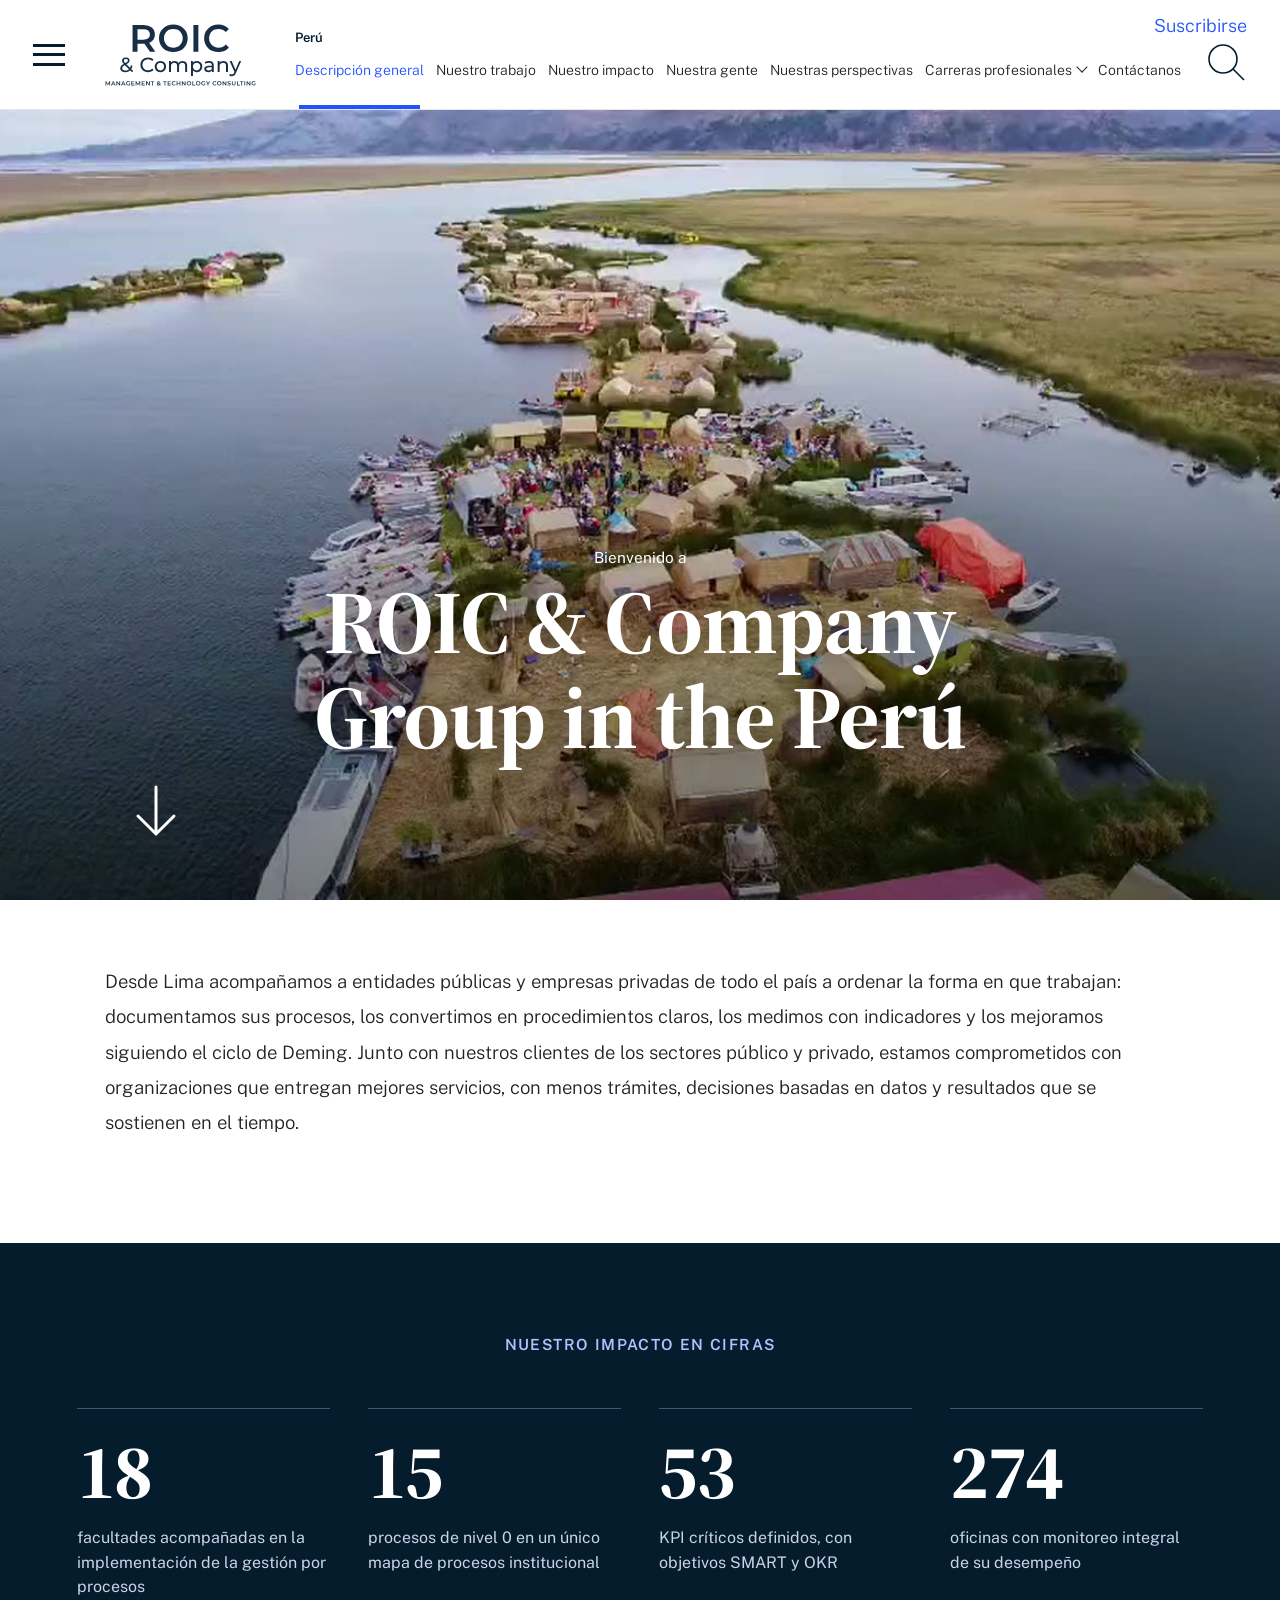
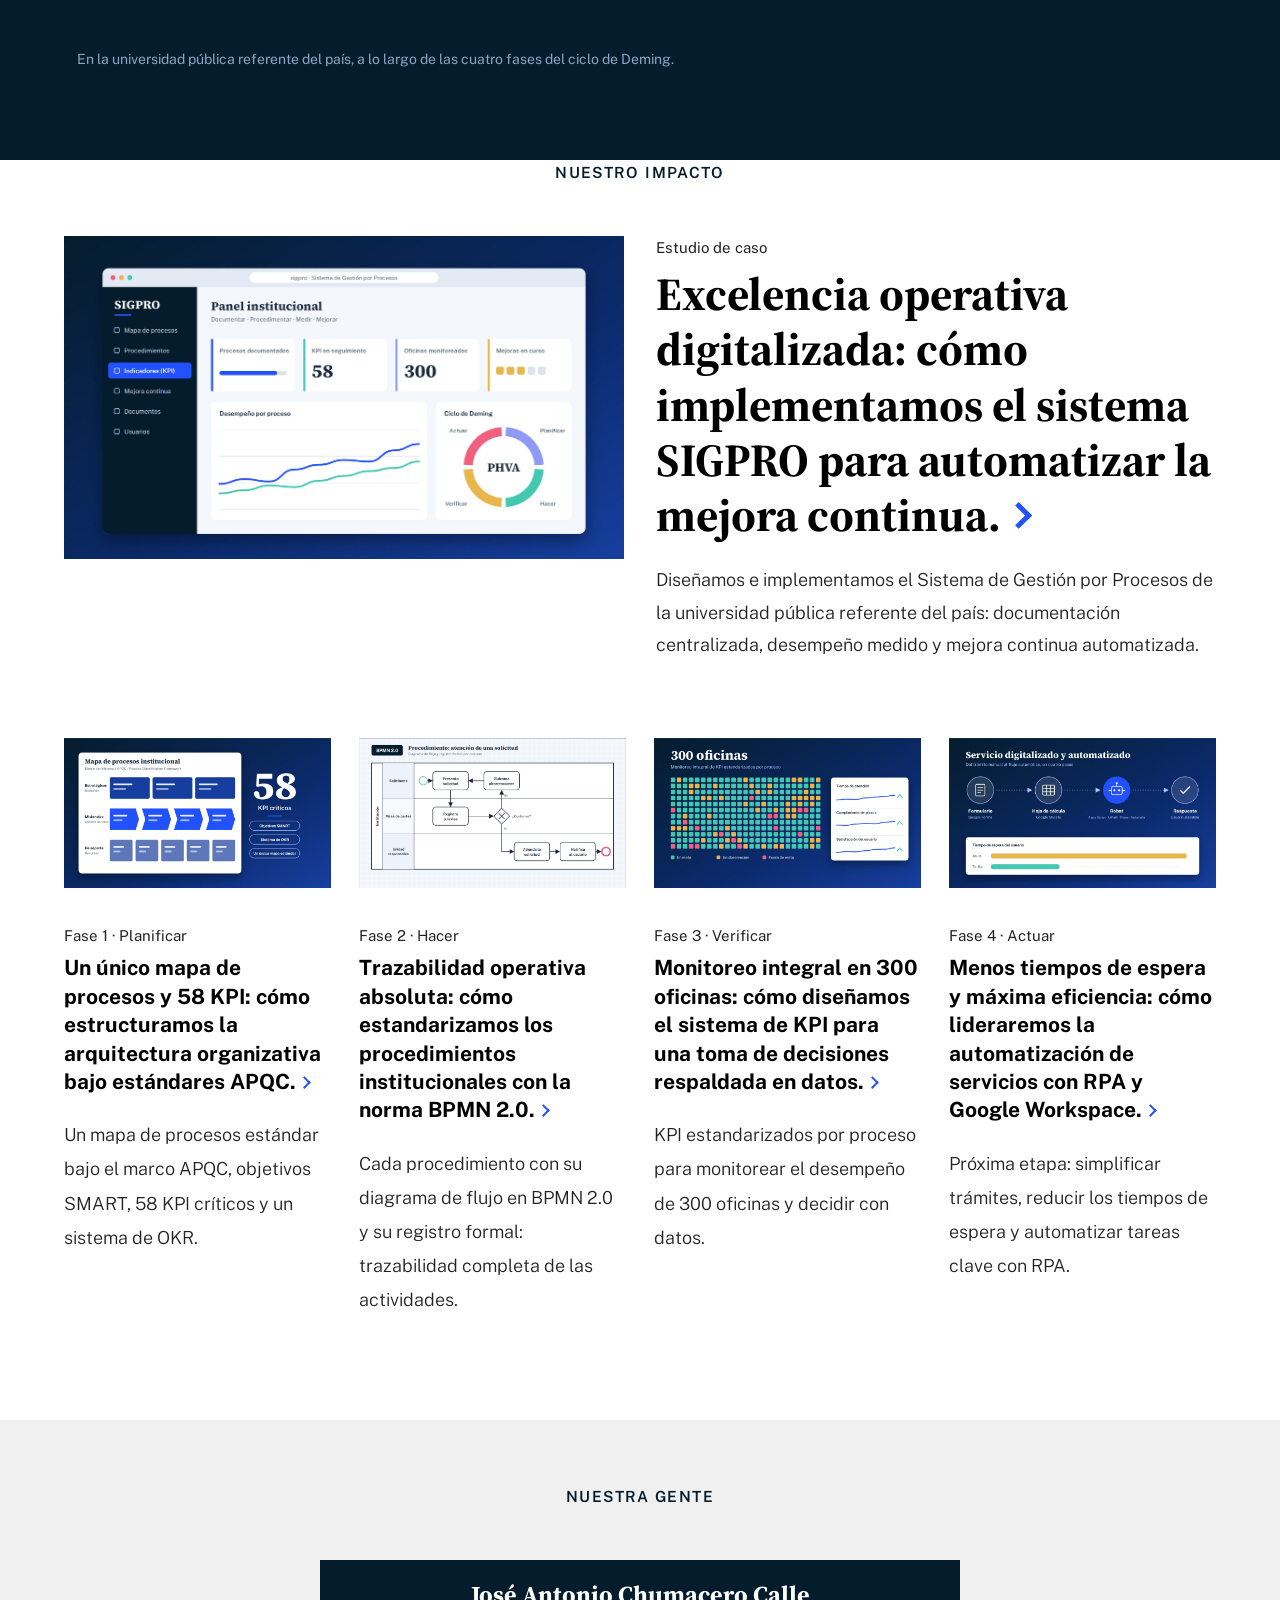
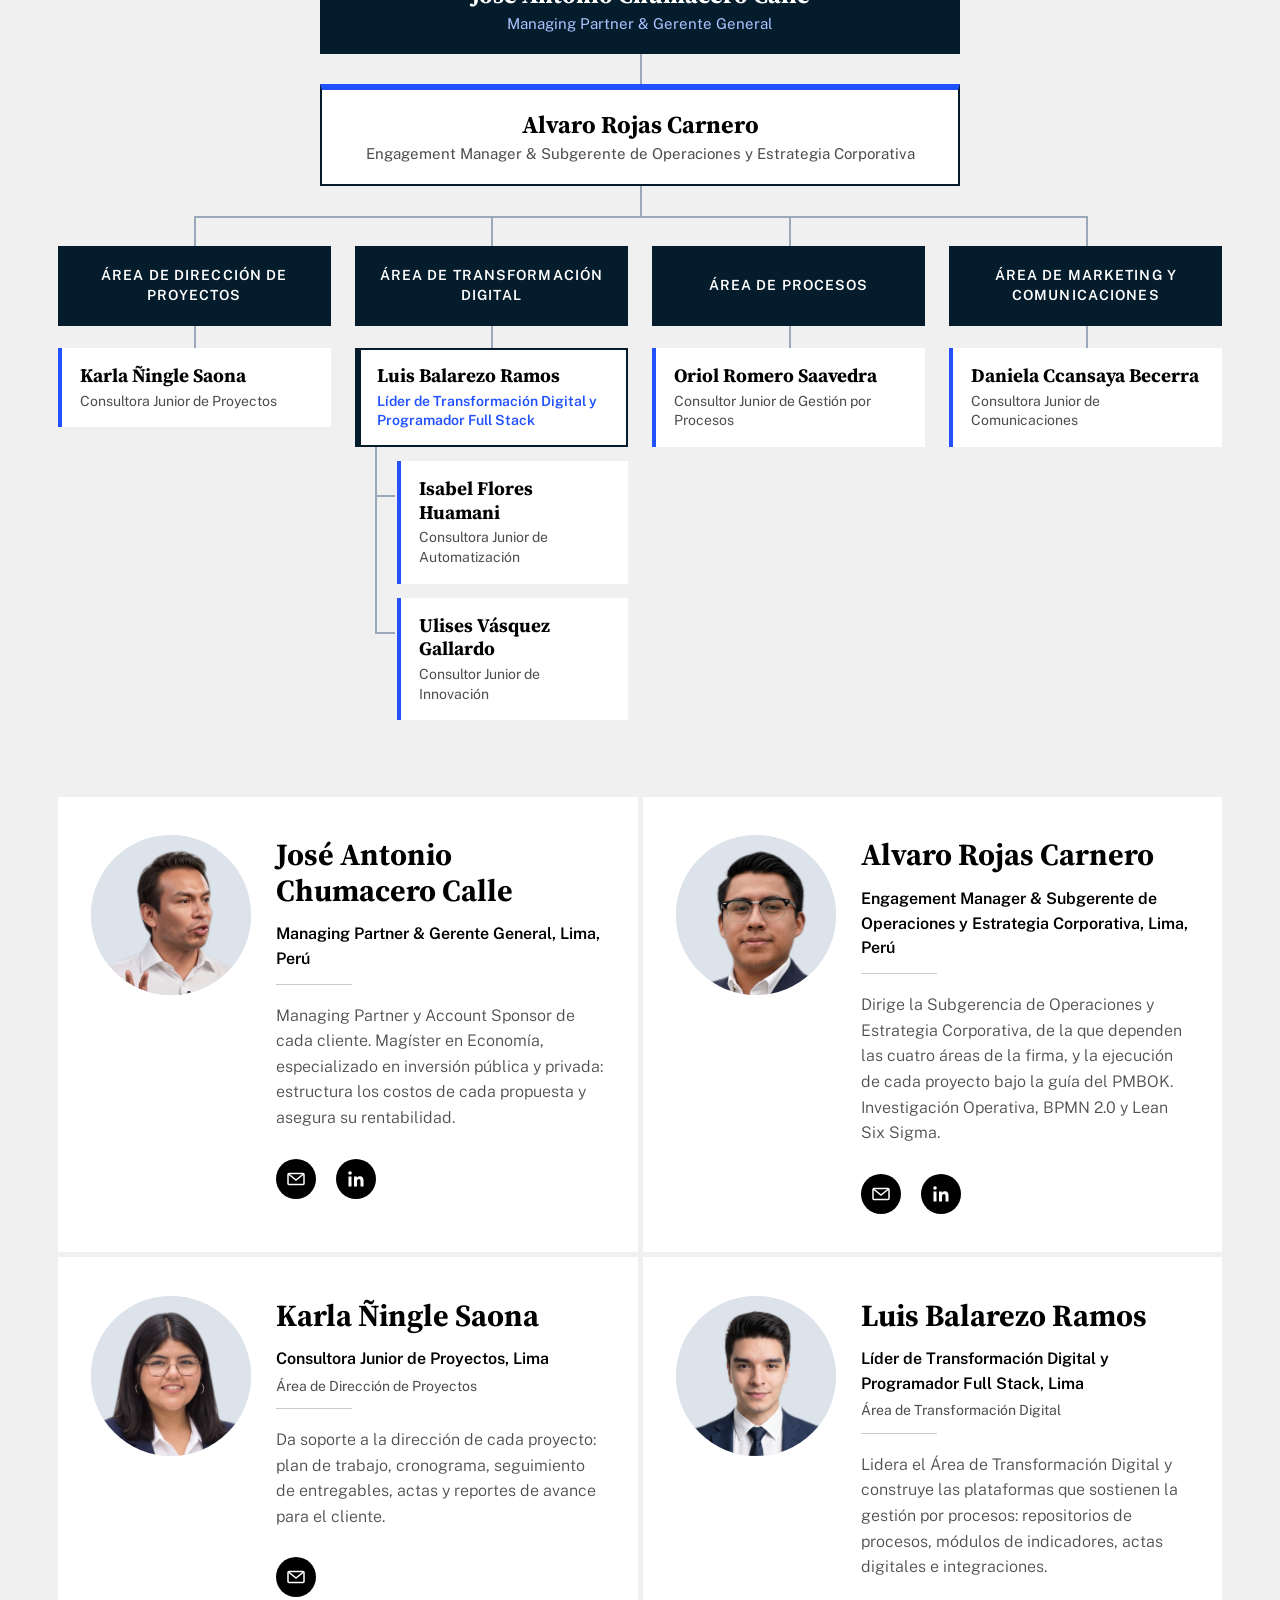
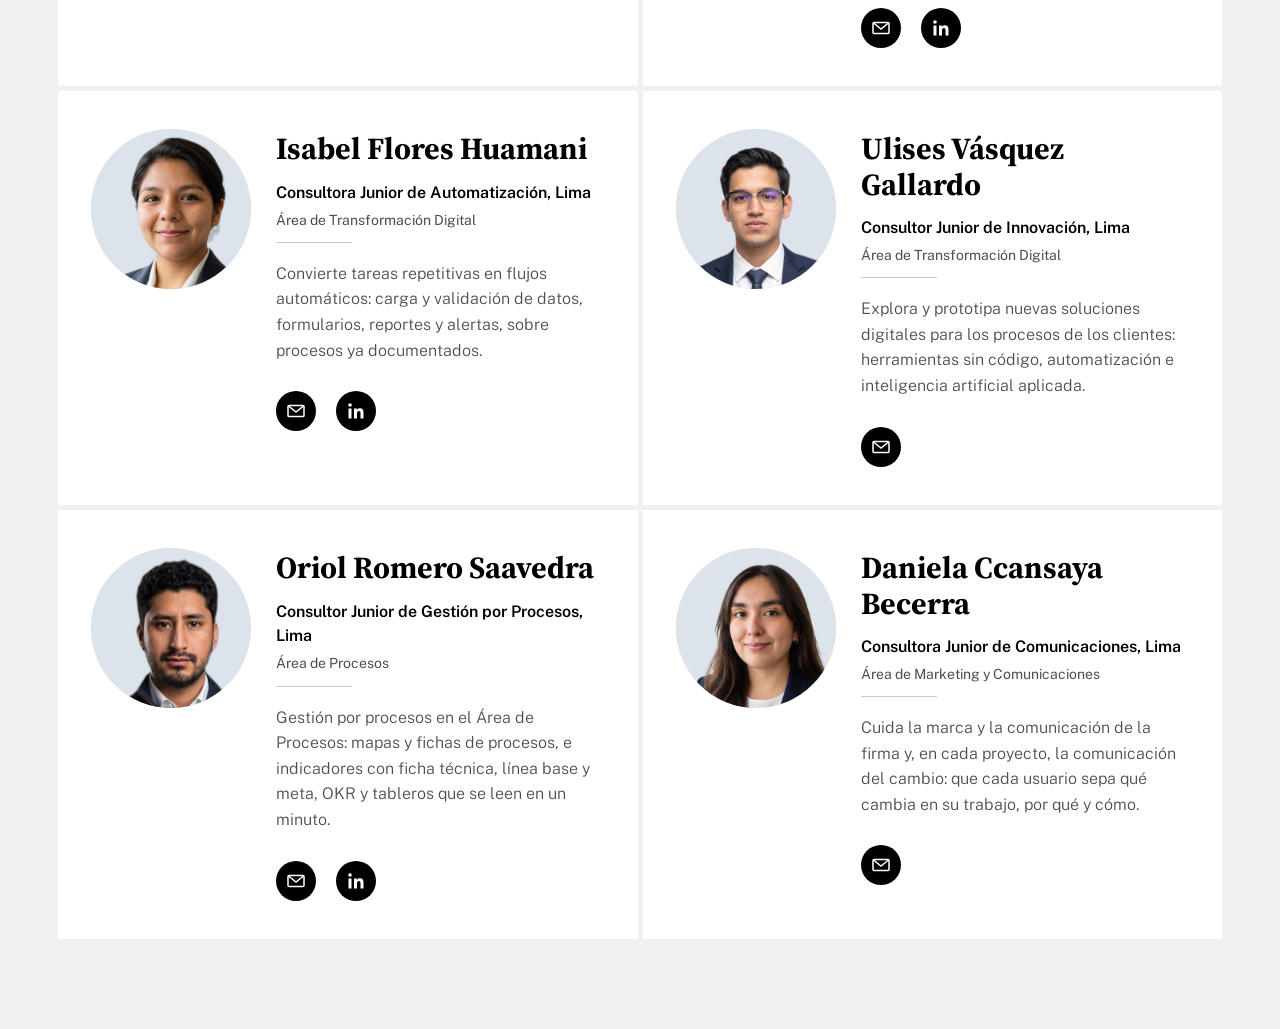
<file: index.html>
<!doctype html>
<html lang="es">
<head>
<meta charset="utf-8">
<meta name="viewport" content="width=device-width,initial-scale=1,viewport-fit=cover">
<title>ROIC &amp; Company Group in the Perú</title>
<meta name="description" content="ROIC &amp; Company, Management &amp; Technology Consulting: gestión por procesos para entidades públicas y empresas privadas en el Perú. Documentar, procedimentar, medir y mejorar.">
<meta name="theme-color" content="#FFFFFF">
<meta property="og:type" content="website">
<meta property="og:image" content="media/roic-logo.png">
<meta property="og:locale" content="es_PE">
<meta property="og:title" content="ROIC &amp; Company Group in the Perú">
<meta property="og:description" content="Gestión por procesos para entidades públicas y empresas privadas en el Perú.">
<link rel="icon" type="image/svg+xml" href="media/roic-icono.svg">
<link rel="icon" type="image/png" sizes="256x256" href="media/roic-icono.png">
<link rel="apple-touch-icon" href="media/roic-icono.png">
<link rel="preconnect" href="https://fonts.googleapis.com">
<link rel="preconnect" href="https://fonts.gstatic.com" crossorigin>
<link rel="stylesheet" href="https://fonts.googleapis.com/css2?family=Source+Serif+4:opsz,wght@8..60,400;8..60,600;8..60,700&family=Public+Sans:wght@300;400;500;600;700&display=swap">
<style>
/* Layout: corporate overview page. White sticky header with country label and section tabs; full-bleed video hero; centered intro; feature story; four-card row; people grid on grey. Single light look by design. */
:root{
  --ink:#051C2C; --text:#222222; --muted:#4D4D4D; --line:#E6E6E6;
  --blue:#2251FF; --grey:#F0F0F0; --white:#FFFFFF;
  --serif:"Source Serif 4",Georgia,"Times New Roman",serif;
  --sans:"Public Sans","Helvetica Neue",Arial,sans-serif;
  --hdr:110px;
  color-scheme:light;
}
*,*::before,*::after{box-sizing:border-box}
html{scroll-behavior:smooth;scroll-padding-top:var(--hdr)}
body{margin:0;background:var(--white);color:var(--text);font-family:var(--sans);font-size:18px;line-height:1.6;-webkit-font-smoothing:antialiased}
a{color:inherit;text-decoration:none}
h1,h2,h3,p{margin:0}
ul{margin:0;padding:0;list-style:none}
button{font:inherit;color:inherit;background:none;border:0;cursor:pointer;padding:0}
img{max-width:100%;display:block}
[hidden]{display:none!important}
:focus-visible{outline:2px solid var(--blue);outline-offset:3px}
.vh{position:absolute!important;width:1px;height:1px;overflow:hidden;clip:rect(0 0 0 0);white-space:nowrap}
.chev-r{display:inline-block;width:.42em;height:.42em;border-top:.13em solid var(--blue);border-right:.13em solid var(--blue);transform:rotate(45deg);margin-left:.18em;vertical-align:.12em}

/* ---------- Header ---------- */
.hdr{position:sticky;top:env(safe-area-inset-top,0px);z-index:50;background:var(--white);height:var(--hdr);border-bottom:1px solid var(--line)}
.hdr-in{height:100%;display:flex;align-items:stretch;padding-inline:clamp(16px,2.6vw,40px);gap:clamp(16px,3vw,56px)}
.burger{align-self:center;width:32px;height:22px;position:relative;flex:0 0 32px}
.burger span,.burger::before,.burger::after{content:"";position:absolute;left:0;right:0;height:3px;background:var(--ink)}
.burger::before{top:0}.burger span{top:9.5px}.burger::after{bottom:0}
.logo{align-self:center;font-family:var(--serif);font-weight:500;color:var(--ink);line-height:.98;font-size:29px;letter-spacing:-.01em;flex:0 0 auto}
.logo span{display:block}
.logo span+span{padding-left:.9em}
.nav{display:flex;flex-direction:column;justify-content:flex-end;min-width:0}
.country{font-size:13px;font-weight:600;color:var(--ink);margin-bottom:6px}
.tabs{display:flex;gap:clamp(14px,2vw,30px)}
.tabs>li{position:relative}
.tabs a,.tabs>li>button{display:inline-flex;align-items:center;gap:6px;padding:4px 0 28px;font-size:18px;font-weight:300;color:var(--text);white-space:nowrap;position:relative}
.tabs a:hover,.tabs>li>button:hover{color:var(--blue)}
.tabs a[aria-current="page"]{color:var(--blue)}
.tabs a[aria-current="page"]::after{content:"";position:absolute;left:4px;right:4px;bottom:0;height:4px;background:var(--blue)}
.dn{width:8px;height:8px;border-right:1.4px solid currentColor;border-bottom:1.4px solid currentColor;transform:translateY(-3px) rotate(45deg)}
.drop{position:absolute;top:100%;left:0;background:var(--white);border:1px solid var(--line);box-shadow:0 12px 30px rgba(0,0,0,.12);min-width:240px;padding:10px 0}
.drop a{display:block;padding:10px 20px;font-size:16px}
.drop a:hover{background:var(--grey)}
.util{margin-left:auto;display:flex;flex-direction:column;align-items:flex-end;justify-content:space-between;padding-block:12px 18px}
.util .acct{font-size:18px;color:var(--blue);font-weight:300}
.util .acct a:hover{text-decoration:underline}
.search-btn svg{width:42px;height:42px;stroke:var(--ink);stroke-width:1.6;fill:none}
@media (max-width:1660px){.tabs{gap:16px}.tabs a,.tabs>li>button{font-size:15.5px}}
@media (max-width:1460px){.tabs{gap:12px}.tabs a,.tabs>li>button{font-size:14px}}
@media (max-width:1279px){.nav,.util .acct{display:none}:root{--hdr:84px}.util{justify-content:center}.search-btn svg{width:32px;height:32px}.logo{font-size:25px}}

/* side menu */
.side{position:fixed;inset:0;z-index:80;display:flex}
.side-panel{width:min(420px,100%);height:100%;overflow-y:auto;background:var(--white);padding:28px clamp(20px,3vw,40px) 40px;box-shadow:20px 0 60px rgba(0,0,0,.2)}
.side-scrim{flex:1;background:rgba(5,28,44,.5)}
.side-x{font-size:34px;line-height:1;color:var(--ink);margin-bottom:24px}
.side h2{font-size:13px;font-weight:600;letter-spacing:.12em;text-transform:uppercase;color:var(--muted);margin:26px 0 8px}
.side a{display:block;padding:9px 0;font-size:20px;font-weight:300;border-bottom:1px solid var(--line)}
.side a:hover{color:var(--blue)}

/* search */
.srch{position:fixed;inset:0;z-index:90;background:rgba(255,255,255,.98);padding:clamp(24px,6vw,80px) clamp(16px,6vw,120px);overflow-y:auto}
.srch-top{display:flex;gap:16px;align-items:center;border-bottom:2px solid var(--ink);max-width:1000px;margin-inline:auto}
.srch input{flex:1;min-width:0;border:0;outline:0;font:400 clamp(26px,4vw,44px)/1.3 var(--serif);color:var(--ink);padding:10px 0;background:transparent}
.srch-x{font-size:40px;line-height:1;color:var(--ink)}
.srch ul{max-width:1000px;margin:24px auto 0;display:grid;gap:4px}
.srch li a{display:block;padding:14px 0;border-bottom:1px solid var(--line)}
.srch li a b{display:block;font:600 22px/1.3 var(--serif);color:var(--ink)}
.srch li a span{font-size:15px;color:var(--muted)}
.srch li a:hover b{color:var(--blue)}
.srch .none{max-width:1000px;margin:24px auto 0;color:var(--muted)}

/* ---------- Hero ---------- */
.hero{position:relative;height:calc(100vh - var(--hdr));min-height:520px;max-height:960px;overflow:hidden;color:#fff;
  background:#0B2A3C linear-gradient(160deg,#173F57 0%,#0B2A3C 45%,#051C2C 100%)}
.hero video{position:absolute;inset:0;width:100%;height:100%;object-fit:cover;opacity:0;transition:opacity 1.1s ease}
.hero video.on{opacity:1}
/* Paso de una región a otra: el video se oscurece y aparece el nombre de la región siguiente. */
.velo{position:absolute;inset:0;pointer-events:none;background:radial-gradient(ellipse 70% 60% at 50% 34%,rgba(5,28,44,.5),rgba(5,28,44,.8));opacity:0;transition:opacity .9s ease}
.hero.cambio .velo{opacity:1}
.reg{position:absolute;left:0;right:0;top:clamp(36px,15%,190px);z-index:1;display:flex;flex-direction:column;align-items:center;text-align:center;padding-inline:16px;pointer-events:none;color:#fff}
.reg>*{opacity:0;transition:opacity .45s ease,transform .45s ease,letter-spacing .45s ease,width .45s ease,clip-path .45s ease}
.reg-k{font-size:clamp(12px,.95vw,14px);font-weight:600;letter-spacing:.32em;text-transform:uppercase;color:#AFC2FF;transform:translateY(8px)}
.reg-n{font-size:clamp(34px,4.8vw,76px);font-weight:300;line-height:1.1;letter-spacing:.5em;margin-right:-.5em;text-transform:uppercase;margin-top:10px;clip-path:inset(0 0 100% 0);transform:translateY(.25em);text-shadow:0 2px 30px rgba(0,0,0,.35)}
.reg-l{display:block;width:0;height:3px;background:var(--blue);margin-top:18px}
.reg-c{font-size:clamp(12px,.95vw,14px);letter-spacing:.16em;margin-top:14px;font-variant-numeric:tabular-nums;color:rgba(255,255,255,.85)}
.hero.cambio .reg>*{opacity:1;transform:none;transition-duration:.9s;transition-timing-function:cubic-bezier(.2,.7,.2,1)}
.hero.cambio .reg-k{transition-delay:.1s}
.hero.cambio .reg-n{clip-path:inset(0 0 -10% 0);letter-spacing:.28em;margin-right:-.28em;transition-delay:.2s}
.hero.cambio .reg-l{width:72px;transition-delay:.55s}
.hero.cambio .reg-c{transition-delay:.7s}
/* Región que se está viendo, junto al botón de pausa. */
.loc{position:absolute;right:calc(clamp(16px,2.2vw,40px) + 60px);bottom:clamp(20px,4vh,40px);z-index:2;height:44px;margin:0;display:flex;align-items:center;gap:10px;color:#fff;font-size:13px;font-weight:600;letter-spacing:.16em;text-transform:uppercase;text-shadow:0 1px 8px rgba(0,0,0,.5);transition:opacity .5s ease}
.loc::before{content:"";width:22px;height:2px;background:currentColor}
.hero.cambio .loc{opacity:0}
.hero::after{content:"";position:absolute;inset:0;background:linear-gradient(180deg,rgba(0,0,0,0) 25%,rgba(0,0,0,.5) 100%);pointer-events:none}
.hero-txt{position:absolute;left:0;right:0;bottom:clamp(110px,15vh,150px);z-index:1;text-align:center;padding-inline:16px}
.hero-txt p{font-size:clamp(15px,1.2vw,18px);font-weight:400;text-shadow:0 1px 8px rgba(0,0,0,.4)}
.hero-txt h1{font-family:var(--serif);font-weight:700;font-size:clamp(52px,7vw,104px);line-height:1.06;letter-spacing:-.01em;margin-top:6px;text-shadow:0 2px 24px rgba(0,0,0,.35);text-wrap:balance}
.down{position:absolute;left:clamp(16px,10.5vw,190px);bottom:clamp(40px,7vh,64px);z-index:1;width:44px;height:52px}
.down svg{width:100%;height:100%;stroke:#fff;stroke-width:3;fill:none;stroke-linecap:round}
.pause{position:absolute;right:clamp(16px,2.2vw,40px);bottom:clamp(20px,4vh,40px);z-index:2;width:44px;height:44px;border-radius:50%;background:var(--blue);display:grid;place-items:center}
.pause i{display:block;width:14px;height:16px;border-left:5px solid #fff;border-right:5px solid #fff}
.pause.play i{width:0;height:0;border-left:15px solid #fff;border-top:9px solid transparent;border-bottom:9px solid transparent;border-right:0;margin-left:4px}
.pause .tip{position:absolute;right:-4px;bottom:calc(100% + 14px);background:#fff;color:var(--ink);font-size:20px;font-weight:300;white-space:nowrap;padding:12px 24px;opacity:0;transform:translateY(4px);transition:opacity .2s,transform .2s;pointer-events:none}
.pause .tip::after{content:"";position:absolute;right:18px;top:100%;border:8px solid transparent;border-top-color:#fff}
.pause:hover .tip,.pause:focus-visible .tip{opacity:1;transform:none}

/* ---------- Intro ---------- */
.intro{padding:clamp(48px,6vw,64px) 16px clamp(64px,8vw,110px)}
.intro p{max-width:1070px;margin-inline:auto;font-size:clamp(18px,1.45vw,21px);line-height:1.9;font-weight:300;color:var(--text)}

/* ---------- Feature ---------- */
.label{text-align:center;font-size:clamp(15px,1.2vw,18px);font-weight:600;letter-spacing:.09em;text-transform:uppercase;color:var(--ink);margin-bottom:clamp(36px,4vw,56px)}
.feat{max-width:1560px;margin-inline:auto;padding-inline:clamp(16px,5vw,90px);display:grid;grid-template-columns:minmax(0,1fr) minmax(0,1fr);gap:clamp(24px,2.5vw,40px);align-items:start}
.media{position:relative;background:#173F57 linear-gradient(135deg,#2B5B78,#0B2A3C);aspect-ratio:745/430;overflow:hidden;max-width:100%}
.media img{position:absolute;inset:0;width:100%;height:100%;object-fit:cover}
.media .ph{position:absolute;inset:0;display:grid;place-items:center;color:rgba(255,255,255,.85);font-family:var(--serif);font-size:clamp(20px,2vw,30px);text-align:center;padding:16px}
.kind{font-size:15px;color:var(--text);margin-bottom:6px}
.feat h2{font-family:var(--serif);font-weight:700;font-size:clamp(34px,3.6vw,56px);line-height:1.2;color:#000}
.feat h2 a:hover{text-decoration:underline;text-decoration-thickness:2px;text-underline-offset:6px}

/* ---------- Cards ---------- */
.cards{max-width:1600px;margin:clamp(56px,6vw,90px) auto 0;padding:0 clamp(16px,5vw,96px) clamp(72px,8vw,110px);display:grid;grid-template-columns:repeat(4,minmax(0,1fr));gap:clamp(16px,2.2vw,40px)}
.card{padding:20px;margin:-20px;transition:box-shadow .25s;background:var(--white);display:flex;flex-direction:column}
.card:hover{box-shadow:0 6px 30px rgba(0,0,0,.12)}
.card .media{aspect-ratio:352/198}
.card .media .ph{font-size:clamp(17px,1.4vw,22px)}
.card .kind{margin-top:36px}
.card h3{font-family:var(--sans);font-weight:700;font-size:clamp(21px,1.6vw,26px);line-height:1.35;color:#000}
.card h3 a:hover{text-decoration:underline;text-underline-offset:4px}
.card p.sum{margin-top:22px;font-size:clamp(18px,1.3vw,21px);font-weight:300;line-height:1.9;color:var(--text)}

.feat .lead-f{margin-top:22px;font-size:clamp(18px,1.3vw,21px);font-weight:300;line-height:1.8;color:var(--text);max-width:640px}

/* ---------- Fichas de los casos ---------- */
.cs{width:min(880px,calc(100% - 32px));max-height:calc(100dvh - 48px);padding:0;border:0;background:var(--white);color:var(--text);box-shadow:0 30px 80px rgba(5,28,44,.35);overflow:auto}
.cs::backdrop{background:rgba(5,28,44,.6)}
.cs-x{position:sticky;top:0;float:right;margin:10px 12px -54px 0;width:44px;height:44px;border-radius:50%;background:rgba(255,255,255,.92);font-size:30px;line-height:1;color:var(--ink);z-index:1}
.cs-x:hover{background:var(--blue);color:#fff}
.cs-img{display:block;width:100%;aspect-ratio:16/9;object-fit:cover;background:#0B2A3C}
.cs-in{padding:clamp(24px,4vw,48px) clamp(20px,5vw,56px) clamp(32px,5vw,56px)}
.cs h2{font-family:var(--serif);font-weight:700;font-size:clamp(26px,3vw,38px);line-height:1.2;color:#000;margin-top:4px}
.cs-in>p:not(.kind){margin-top:20px;font-size:clamp(17px,1.25vw,19px);font-weight:300;line-height:1.8}
.cs-in>p.cs-ref{margin-top:28px;padding-top:18px;border-top:1px solid var(--line);font-size:15px;font-weight:400;color:var(--muted)}
.cs-ref a{color:var(--blue)}
.cs-ref a:hover{text-decoration:underline}
.cs-sub{font-size:15px;font-weight:700;letter-spacing:.08em;text-transform:uppercase;color:#000;margin-top:32px}
.cs-fases{margin:12px 0 0;padding:0;list-style:none;counter-reset:f}
.cs-fases a{display:block;padding:14px 0;border-bottom:1px solid var(--line);font-size:17px;line-height:1.45;color:var(--text)}
.cs-fases a:hover{color:var(--blue)}
.cs-fases b{display:block;font-size:13px;font-weight:600;letter-spacing:.06em;text-transform:uppercase;color:var(--blue);margin-bottom:2px}

/* ---------- Organigrama ---------- */
.org{--ln:#9AA8BA;max-width:1360px;margin:0 auto clamp(56px,6vw,88px)}
.org ul{list-style:none;margin:0;padding:0}
.org-top{display:flex;justify-content:center;position:relative;padding-bottom:30px}
.org-top::after{content:"";position:absolute;left:50%;bottom:0;height:30px;border-left:2px solid var(--ln)}
.org-box{display:block;width:min(640px,100%);text-align:center;padding:20px 28px;transition:box-shadow .2s}
.org-box:hover{box-shadow:0 10px 34px rgba(5,28,44,.22)}
.org-box b{display:block;font-family:var(--serif);font-weight:700;font-size:clamp(22px,1.9vw,28px);line-height:1.2}
.org-c{display:block;font-size:15px;line-height:1.4;margin-top:4px}
.org-gg{background:var(--ink);color:#fff}
.org-gg .org-c{color:#AFC2FF}
.org-sg{background:#fff;color:#000;border:2px solid var(--ink);border-top:6px solid var(--blue)}
.org-sg .org-c{color:var(--muted)}
.org-areas{display:grid;grid-template-columns:repeat(4,minmax(0,1fr));gap:24px}
.org-area{position:relative;padding-top:30px}
.org-area::before{content:"";position:absolute;top:0;left:50%;height:30px;border-left:2px solid var(--ln)}
.org-area::after{content:"";position:absolute;top:0;left:-12px;right:-12px;border-top:2px solid var(--ln)}
.org-area:first-child::after{left:50%}
.org-area:last-child::after{right:50%}
.org-ah{display:grid;place-items:center;min-height:80px;padding:16px 14px;background:var(--ink);color:#fff;font-size:14px;font-weight:600;letter-spacing:.08em;text-transform:uppercase;text-align:center;line-height:1.4}
.org .org-ps{position:relative;padding-top:22px}
.org-ps::before{content:"";position:absolute;top:0;left:50%;height:22px;border-left:2px solid var(--ln)}
.org-ps>li+li{margin-top:14px}
.org-p{display:block;position:relative;background:#fff;border-left:4px solid var(--blue);padding:16px 18px;transition:box-shadow .2s}
.org-p:hover{box-shadow:0 8px 30px rgba(0,0,0,.12)}
.org-p:hover b{color:var(--blue)}
.org-p b{display:block;font-family:var(--serif);font-weight:700;font-size:19px;line-height:1.25;color:#000}
.org-p span{display:block;font-size:14px;line-height:1.4;color:var(--muted);margin-top:4px}
.org-p.lider{border-left-color:var(--ink);box-shadow:inset 0 0 0 2px var(--ink)}
.org-p.lider span{color:var(--blue);font-weight:600}
.org .org-team{margin-left:20px;padding:14px 0 0 22px}
.org-team li{position:relative}
.org-team li+li{margin-top:14px}
.org-team li::before{content:"";position:absolute;left:-22px;top:-14px;width:20px;height:50px;border-left:2px solid var(--ln);border-bottom:2px solid var(--ln)}
.org-team li:not(:last-child)::after{content:"";position:absolute;left:-22px;top:36px;bottom:-14px;border-left:2px solid var(--ln)}
.unit{font-size:14px;color:var(--muted);margin-top:4px;line-height:1.45}
@media (max-width:1100px){
  .org-areas{grid-template-columns:repeat(2,minmax(0,1fr));row-gap:32px}
  .org-top.sub::after,.org-area::before,.org-area::after{display:none}
  .org-area{padding-top:0}
}
@media (max-width:620px){.org-areas{grid-template-columns:minmax(0,1fr)}}

/* ---------- People ---------- */
.people{background:var(--grey);padding:clamp(48px,5vw,64px) clamp(16px,4.5vw,72px) clamp(64px,7vw,96px)}
.people .label{margin-bottom:clamp(32px,4vw,56px)}
.pgrid{max-width:1530px;margin-inline:auto;display:grid;grid-template-columns:repeat(2,minmax(0,1fr));gap:5px}
.person{background:var(--white);padding:clamp(28px,3vw,50px) clamp(20px,2.6vw,40px);display:grid;grid-template-columns:160px minmax(0,1fr);gap:clamp(20px,2vw,30px);align-items:start;transition:box-shadow .25s;position:relative}
.person:hover{box-shadow:0 8px 40px rgba(0,0,0,.14);z-index:1}
.avatar{width:160px;height:160px;border-radius:50%;overflow:hidden;background:#DCE3EA;position:relative;display:grid;place-items:center;font-family:var(--serif);font-weight:600;font-size:52px;color:var(--ink)}
.avatar img{position:absolute;inset:0;width:100%;height:100%;object-fit:cover}
.person h3{font-family:var(--serif);font-weight:700;font-size:clamp(28px,2.4vw,36px);line-height:1.15;color:#000;margin-top:2px}
.role{font-size:16px;font-weight:600;color:#000;margin-top:14px;line-height:1.55}
.person hr{width:76px;border:0;border-top:1px solid #CCC;margin:12px 0 18px}
.bio{font-size:16px;font-weight:300;color:var(--muted);line-height:1.6}
.soc{display:flex;gap:20px;margin-top:28px;position:relative;z-index:1}
.person h3 a::after{content:"";position:absolute;inset:0}
.person:hover h3{color:var(--blue)}
.soc a{width:40px;height:40px;border-radius:50%;background:#000;display:grid;place-items:center}
.soc a:hover{background:var(--blue)}
.soc svg{width:20px;height:20px;fill:none;stroke:#fff;stroke-width:1.5}
.soc svg.in{fill:#fff;stroke:none}

@media (max-width:1100px){.cards{grid-template-columns:repeat(2,minmax(0,1fr));row-gap:56px}}
@media (max-width:900px){.feat{grid-template-columns:minmax(0,1fr)}.pgrid{grid-template-columns:minmax(0,1fr)}}
@media (max-width:620px){.cards{grid-template-columns:minmax(0,1fr)}.person{grid-template-columns:minmax(0,1fr)}.avatar{width:120px;height:120px;font-size:40px}.card{margin:-12px;padding:12px}}
@media (max-width:620px){.hero-txt{bottom:120px}.down{bottom:36px;width:34px;height:42px}}
@media (prefers-reduced-motion:reduce){html{scroll-behavior:auto}*{transition:none!important}}

.logo img{height:64px;width:auto;display:block}
.side-logo{display:block;border:0!important;padding:0 0 18px!important;margin-bottom:8px}
.side-logo img{width:240px;height:auto}
@media (max-width:1279px){.logo img{height:48px}}
</style>
<link rel="stylesheet" href="movimiento.css">
<script>/* Movimiento: oculta lo que va a aparecer al desplazarse antes de dibujar la página; si movimiento.js no llega, todo se muestra a los 3 s. */
(function (d) { if ('IntersectionObserver' in window) { d.classList.add('rv'); if (matchMedia('(prefers-reduced-motion: reduce)').matches) d.classList.add('rv-suave'); setTimeout(function () { if (!d.classList.contains('rv-js')) d.classList.remove('rv'); }, 3000); } })(document.documentElement);</script>
</head>
<body>

<header class="hdr">
  <div class="hdr-in">
    <button type="button" class="burger" id="menu-open" aria-label="Abrir el menú" aria-expanded="false" aria-controls="side"><span></span></button>
    <a class="logo" href="index.html" aria-label="ROIC &amp; Company, inicio"><img src="media/roic-logo.svg" alt="ROIC &amp; Company · Management &amp; Technology Consulting" width="598" height="250"></a>
    <nav class="nav" aria-label="ROIC &amp; Company Group in the Perú">
      <p class="country">Perú</p>
      <ul class="tabs">
        <li><a href="index.html" aria-current="page">Descripción general</a></li>
        <li><a href="trabajo.html">Nuestro trabajo</a></li>
        <li><a href="impacto.html">Nuestro impacto</a></li>
        <li><a href="#gente">Nuestra gente</a></li>
        <li><a href="servicios.html#recursos">Nuestras perspectivas</a></li>
        <li><button type="button" id="car-btn" aria-expanded="false" aria-controls="car-drop">Carreras profesionales <span class="dn" aria-hidden="true"></span></button>
          <div class="drop" id="car-drop" hidden><a href="servicios.html#contacto">Trabaja con nosotros</a><a href="#gente">Conoce al equipo</a></div></li>
        <li><a href="servicios.html#contacto">Contáctanos</a></li>
      </ul>
    </nav>
    <div class="util">
      <p class="acct"><a href="servicios.html#contacto">Suscribirse</a></p>
      <button type="button" class="search-btn" id="search-open" aria-label="Buscar en el sitio"><svg viewBox="0 0 42 42" aria-hidden="true"><circle cx="18" cy="18" r="14"/><path d="M28 28l11 11"/></svg></button>
    </div>
  </div>
</header>

<div class="side" id="side" hidden>
  <nav class="side-panel" aria-label="Menú">
    <button type="button" class="side-x" id="menu-close" aria-label="Cerrar el menú">×</button>
    <a class="side-logo" href="index.html" aria-label="ROIC &amp; Company, inicio"><img src="media/roic-logo.svg" alt="ROIC &amp; Company · Management &amp; Technology Consulting" width="598" height="250"></a>
    <a href="index.html">Descripción general</a>
    <a href="trabajo.html">Nuestro trabajo</a>
    <a href="impacto.html">Nuestro impacto</a>
    <a href="#gente">Nuestra gente</a>
    <a href="servicios.html#recursos">Nuestras perspectivas</a>
    <a href="servicios.html#contacto">Contáctanos</a>
    <h2>Servicios</h2>
    <a href="servicios.html#documentar">Documentar</a>
    <a href="servicios.html#procedimentar">Procedimentar</a>
    <a href="servicios.html#medir">Medir</a>
    <a href="servicios.html#mejorar">Mejorar</a>
    <h2>Herramientas</h2>
    <a href="servicios.html#diagnostico">Autodiagnóstico de madurez</a>
    <a href="servicios.html#metodologia">Metodología</a>
    <a href="servicios.html#preguntas">Preguntas frecuentes</a>
  </nav>
  <div class="side-scrim" id="side-scrim"></div>
</div>

<div class="srch" id="srch" hidden role="dialog" aria-label="Buscar">
  <div class="srch-top"><label class="vh" for="q">Buscar</label><input id="q" type="search" placeholder="Buscar en ROIC &amp; Company" autocomplete="off"><button type="button" class="srch-x" id="search-close" aria-label="Cerrar la búsqueda">×</button></div>
  <ul id="srch-res"></ul>
  <p class="none" id="srch-none" hidden>No encontramos resultados. Pruebe con «indicadores», «manual» o «norma técnica».</p>
</div>

<main>
  <section class="hero" aria-labelledby="hero-t">
    <video class="clip on" autoplay muted playsinline preload="auto" poster="media/regiones/lima.jpg" aria-hidden="true"></video>
    <video class="clip" muted playsinline preload="none" aria-hidden="true"></video>
    <div class="velo" aria-hidden="true"></div>
    <div class="reg" aria-hidden="true"><span class="reg-k">Región</span><span class="reg-n" id="reg-n"></span><span class="reg-l"></span><span class="reg-c" id="reg-c"></span></div>
    <p class="loc" id="loc" aria-hidden="true">Lima · Perú</p>
    <div class="hero-txt">
      <p>Bienvenido a</p>
      <h1 id="hero-t">ROIC &amp; Company Group in the Perú</h1>
    </div>
    <a class="down" href="#intro" aria-label="Ir al contenido"><svg viewBox="0 0 44 52" aria-hidden="true"><path d="M22 2v46M4 31l18 18 18-18"/></svg></a>
    <button type="button" class="pause" id="pause" aria-label="Pausar el video"><i aria-hidden="true"></i><span class="tip" id="pause-tip">Pausar video</span></button>
  </section>

  <section class="intro" id="intro">
    <p>Desde Lima acompañamos a entidades públicas y empresas privadas de todo el país a ordenar la forma en que trabajan: documentamos sus procesos, los convertimos en procedimientos claros, los medimos con indicadores y los mejoramos siguiendo el ciclo de Deming. Junto con nuestros clientes de los sectores público y privado, estamos comprometidos con organizaciones que entregan mejores servicios, con menos trámites, decisiones basadas en datos y resultados que se sostienen en el tiempo.</p>
  </section>

  <section class="cifras" aria-labelledby="cifras-t">
    <div class="cifras-in">
      <h2 class="label" id="cifras-t">Nuestro impacto en cifras</h2>
      <ul class="cifras-grid">
        <li class="cifra"><b data-cuenta="20" aria-hidden="true">20</b><span><span class="vh">20 </span>facultades acompañadas en la implementación de la gestión por procesos</span></li>
        <li class="cifra"><b data-cuenta="16" aria-hidden="true">16</b><span><span class="vh">16 </span>procesos de nivel 0 en un único mapa de procesos institucional</span></li>
        <li class="cifra"><b data-cuenta="58" aria-hidden="true">58</b><span><span class="vh">58 </span>KPI críticos definidos, con objetivos SMART y OKR</span></li>
        <li class="cifra"><b data-cuenta="300" aria-hidden="true">300</b><span><span class="vh">300 </span>oficinas con monitoreo integral de su desempeño</span></li>
      </ul>
      <p class="cifras-nota">En la universidad pública referente del país, a lo largo de las cuatro fases del ciclo de Deming.</p>
    </div>
  </section>

  <section id="impacto" aria-labelledby="imp-t">
    <h2 class="label" id="imp-t">Nuestro impacto</h2>
    <div class="feat">
      <a class="media" href="#caso-sigpro" data-caso="caso-sigpro" tabindex="-1" aria-hidden="true"><span class="ph">SIGPRO · mejora continua automatizada</span><img src="media/impacto/sigpro.jpg" alt="" loading="lazy" onerror="this.remove()"></a>
      <div>
        <p class="kind">Estudio de caso</p>
        <h2><a href="#caso-sigpro" data-caso="caso-sigpro">Excelencia operativa digitalizada: cómo implementamos el sistema SIGPRO para automatizar la mejora continua.<span class="chev-r" aria-hidden="true"></span></a></h2>
        <p class="lead-f">Diseñamos e implementamos el Sistema de Gestión por Procesos de la universidad pública referente del país: documentación centralizada, desempeño medido y mejora continua automatizada.</p>
      </div>
    </div>

    <div class="cards">
      <article class="card">
        <a class="media" href="#caso-apqc" data-caso="caso-apqc" tabindex="-1" aria-hidden="true"><span class="ph">Fase 1 · Planificar</span><img src="media/impacto/apqc.jpg" alt="" loading="lazy" onerror="this.remove()"></a>
        <p class="kind">Fase 1 · Planificar</p>
        <h3><a href="#caso-apqc" data-caso="caso-apqc">Un único mapa de procesos y 58 KPI: cómo estructuramos la arquitectura organizativa bajo estándares APQC.<span class="chev-r" aria-hidden="true"></span></a></h3>
        <p class="sum">Un mapa de procesos estándar bajo el marco APQC, objetivos SMART, 58 KPI críticos y un sistema de OKR.</p>
      </article>
      <article class="card">
        <a class="media" href="#caso-bpmn" data-caso="caso-bpmn" tabindex="-1" aria-hidden="true"><span class="ph">Fase 2 · Hacer</span><img src="media/impacto/bpmn.jpg" alt="" loading="lazy" onerror="this.remove()"></a>
        <p class="kind">Fase 2 · Hacer</p>
        <h3><a href="#caso-bpmn" data-caso="caso-bpmn">Trazabilidad operativa absoluta: cómo estandarizamos los procedimientos institucionales con la norma BPMN 2.0.<span class="chev-r" aria-hidden="true"></span></a></h3>
        <p class="sum">Cada procedimiento con su diagrama de flujo en BPMN 2.0 y su registro formal: trazabilidad completa de las actividades.</p>
      </article>
      <article class="card">
        <a class="media" href="#caso-kpi" data-caso="caso-kpi" tabindex="-1" aria-hidden="true"><span class="ph">Fase 3 · Verificar</span><img src="media/impacto/kpi.jpg" alt="" loading="lazy" onerror="this.remove()"></a>
        <p class="kind">Fase 3 · Verificar</p>
        <h3><a href="#caso-kpi" data-caso="caso-kpi">Monitoreo integral en 300 oficinas: cómo diseñamos el sistema de KPI para una toma de decisiones respaldada en datos.<span class="chev-r" aria-hidden="true"></span></a></h3>
        <p class="sum">KPI estandarizados por proceso para monitorear el desempeño de 300 oficinas y decidir con datos.</p>
      </article>
      <article class="card">
        <a class="media" href="#caso-rpa" data-caso="caso-rpa" tabindex="-1" aria-hidden="true"><span class="ph">Fase 4 · Actuar</span><img src="media/impacto/rpa.jpg" alt="" loading="lazy" onerror="this.remove()"></a>
        <p class="kind">Fase 4 · Actuar</p>
        <h3><a href="#caso-rpa" data-caso="caso-rpa">Menos tiempos de espera y máxima eficiencia: cómo lideraremos la automatización de servicios con RPA y Google Workspace.<span class="chev-r" aria-hidden="true"></span></a></h3>
        <p class="sum">Próxima etapa: simplificar trámites, reducir los tiempos de espera y automatizar tareas clave con RPA.</p>
      </article>
    </div>
  </section>

  <section class="people" id="gente" aria-labelledby="gente-t">
    <h2 class="label" id="gente-t">Nuestra gente</h2>
    <div class="org" id="org" role="group" aria-label="Organigrama de ROIC &amp; Company"></div>
    <div class="pgrid" id="pgrid"></div>
  </section>
  <dialog class="cs" id="caso-sigpro" aria-labelledby="caso-sigpro-t">
    <button type="button" class="cs-x" data-cerrar aria-label="Cerrar">×</button>
    <img class="cs-img" src="media/impacto/sigpro.jpg" alt="Panel del sistema SIGPRO con indicadores, desempeño por proceso y el ciclo de Deming" loading="lazy">
    <div class="cs-in">
      <p class="kind">Estudio de caso</p>
      <h2 id="caso-sigpro-t">Excelencia operativa digitalizada: cómo implementamos el sistema SIGPRO para automatizar la mejora continua.</h2>
      <p>Como hito culminante para la universidad pública referente del país, lideramos el diseño y la implementación integral del Sistema de Gestión por Procesos (SIGPRO). A través del despliegue de esta plataforma, logramos centralizar la documentación operativa, establecer una medición precisa del desempeño y articular de manera automatizada las iniciativas de mejora continua a lo largo de toda la organización.</p><p>Con esta solución tecnológica, consolidamos el ecosistema digital necesario para sostener los ciclos del modelo de Deming, transformando el diseño estratégico en una excelencia operativa real y perdurable.</p><h3 class="cs-sub">Las cuatro fases del proyecto</h3><ol class="cs-fases"><li><a href="#caso-apqc" data-caso="caso-apqc"><b>Fase 1 · Planificar</b>Un único mapa de procesos y 58 KPI: cómo estructuramos la arquitectura organizativa bajo estándares APQC.</a></li><li><a href="#caso-bpmn" data-caso="caso-bpmn"><b>Fase 2 · Hacer</b>Trazabilidad operativa absoluta: cómo estandarizamos los procedimientos institucionales con la norma BPMN 2.0.</a></li><li><a href="#caso-kpi" data-caso="caso-kpi"><b>Fase 3 · Verificar</b>Monitoreo integral en 300 oficinas: cómo diseñamos el sistema de KPI para una toma de decisiones respaldada en datos.</a></li><li><a href="#caso-rpa" data-caso="caso-rpa"><b>Fase 4 · Actuar</b>Menos tiempos de espera y máxima eficiencia: cómo lideraremos la automatización de servicios con RPA y Google Workspace.</a></li></ol>
    </div>
  </dialog>
  <dialog class="cs" id="caso-apqc" aria-labelledby="caso-apqc-t">
    <button type="button" class="cs-x" data-cerrar aria-label="Cerrar">×</button>
    <img class="cs-img" src="media/impacto/apqc.jpg" alt="Mapa de procesos institucional en tres niveles bajo el marco APQC, con 58 KPI críticos, objetivos SMART y OKR" loading="lazy">
    <div class="cs-in">
      <p class="kind">Fase 1 · Planificar</p>
      <h2 id="caso-apqc-t">Un único mapa de procesos y 58 KPI: cómo estructuramos la arquitectura organizativa bajo estándares APQC.</h2>
      <p>En la universidad pública referente del país, ejecutamos exitosamente la definición y arquitectura de sus procesos, adoptando como marco de referencia los estándares globales del American Productivity &amp; Quality Center (APQC). Como resultado de nuestra intervención, consolidamos un único mapa de procesos estándar a nivel institucional y articulamos su medición estratégica mediante el diseño de objetivos SMART, la definición de 58 KPI críticos y la estructuración de un sistema de OKR.</p><p>Con estos entregables, culminamos con éxito la Fase 1 del ciclo de Deming (levantamiento de la documentación · Planificar), dotando a la institución de una planificación robusta y una base organizativa sólida para sostener su mejora continua.</p><p class="cs-ref">Marco de referencia: <a href="https://www.apqc.org/process-frameworks" target="_blank" rel="noopener">APQC: Process Classification Framework (PCF)</a></p>
    </div>
  </dialog>
  <dialog class="cs" id="caso-bpmn" aria-labelledby="caso-bpmn-t">
    <button type="button" class="cs-x" data-cerrar aria-label="Cerrar">×</button>
    <img class="cs-img" src="media/impacto/bpmn.jpg" alt="Diagrama BPMN 2.0 de un procedimiento con carriles para el solicitante, la mesa de partes y la unidad responsable" loading="lazy">
    <div class="cs-in">
      <p class="kind">Fase 2 · Hacer</p>
      <h2 id="caso-bpmn-t">Trazabilidad operativa absoluta: cómo estandarizamos los procedimientos institucionales con la norma BPMN 2.0.</h2>
      <p>Para la universidad pública referente del país, lideramos la estandarización integral de sus operaciones alineándolas estrictamente con la norma internacional BPMN 2.0. Como resultado de nuestra intervención, estructuramos la documentación operativa dotando a cada procedimiento de un diagrama de flujo detallado y un registro formal por proceso, garantizando así la absoluta trazabilidad de sus actividades.</p><p>Con este hito, materializamos con éxito la Fase 2 del ciclo de Deming (procedimentación · Hacer), transformando el diseño estratégico en un modelo operativo documentado, estandarizado y listo para su ejecución a nivel institucional.</p><p class="cs-ref">Marco de referencia: <a href="https://www.omg.org/spec/BPMN/2.0/" target="_blank" rel="noopener">Object Management Group (OMG): especificación BPMN 2.0</a></p>
    </div>
  </dialog>
  <dialog class="cs" id="caso-kpi" aria-labelledby="caso-kpi-t">
    <button type="button" class="cs-x" data-cerrar aria-label="Cerrar">×</button>
    <img class="cs-img" src="media/impacto/kpi.jpg" alt="Tablero de monitoreo de 300 oficinas con el estado de sus KPI y la tendencia de tres indicadores" loading="lazy">
    <div class="cs-in">
      <p class="kind">Fase 3 · Verificar</p>
      <h2 id="caso-kpi-t">Monitoreo integral en 300 oficinas: cómo diseñamos el sistema de KPI para una toma de decisiones respaldada en datos.</h2>
      <p>Para la universidad pública referente del país, diseñamos e implementamos un sistema de indicadores clave de desempeño (KPI) estandarizados para cada proceso. Con esta solución, logramos establecer el monitoreo integral del desempeño de 300 oficinas a lo largo de toda la organización.</p><p>Esta intervención representó la ejecución exitosa de la Fase 3 del ciclo de Deming (medición · Verificar), asegurando el control operativo y sentando las bases para una toma de decisiones respaldada en datos.</p><p class="cs-ref">Marco de referencia: <a href="https://www.iso.org/standard/66266.html" target="_blank" rel="noopener">ISO 21001:2018, sistemas de gestión para organizaciones educativas</a></p>
    </div>
  </dialog>
  <dialog class="cs" id="caso-rpa" aria-labelledby="caso-rpa-t">
    <button type="button" class="cs-x" data-cerrar aria-label="Cerrar">×</button>
    <img class="cs-img" src="media/impacto/rpa.jpg" alt="Flujo automatizado de un servicio: formulario, hoja de cálculo, robot y respuesta, con menor tiempo de espera" loading="lazy">
    <div class="cs-in">
      <p class="kind">Fase 4 · Actuar</p>
      <h2 id="caso-rpa-t">Menos tiempos de espera y máxima eficiencia: cómo lideraremos la automatización de servicios con RPA y Google Workspace.</h2>
      <p>Nos preparamos para liderar la implementación de un modelo de mejora continua en la universidad pública referente del país. Nuestro objetivo es simplificar sus procedimientos administrativos, reducir los tiempos de espera y optimizar el servicio al usuario.</p><p>Este esfuerzo, alineado con la Fase 4 del ciclo de Deming (Actuar), partirá de un diagnóstico riguroso mediante el modelado de procesos As-Is y To-Be, identificando las causas raíz con herramientas como Ishikawa, Pareto y los 5 porqués. Luego materializaremos esta mejora con la digitalización de sus servicios (plataformas web, WordPress, Google Sheets y Google Forms), para escalar hacia la máxima eficiencia con la automatización de tareas clave mediante Google Apps Script, macros, UiPath Studio y Microsoft Power Automate.</p><p class="cs-ref">Marco de referencia: <a href="https://www.mckinsey.com/industries/education/our-insights/building-operational-excellence-in-higher-education" target="_blank" rel="noopener">McKinsey &amp; Company: Building operational excellence in higher education</a></p>
    </div>
  </dialog>
</main>

<script src="equipo.js"></script>
<script>
(function () {
  'use strict';

  /* El equipo (nombres, cargos, fotos y perfiles) está en equipo.js. */
  var EQUIPO = window.EQUIPO || [];
  var UNIDADES = window.UNIDADES || {}, AREAS = window.AREAS || [];

  var $ = function (s) { return document.querySelector(s); };
  function esc(t) { return String(t).replace(/[&<>"]/g, function (c) { return { '&': '&amp;', '<': '&lt;', '>': '&gt;', '"': '&quot;' }[c]; }); }

  /* ---------- Organigrama ---------- */
  function enUnidad(u) { return EQUIPO.filter(function (p) { return p.unidad === u; }); }
  function persona(p, clase) {
    return '<a class="org-p' + (clase ? ' ' + clase : '') + '" href="persona.html?p=' + esc(p.id) + '"><b>' + esc(p.nombre) + '</b><span>' + esc(p.cargo) + '</span></a>';
  }
  function cabeza(u, clase, extra) {
    var p = enUnidad(u)[0];
    if (!p) return '';
    return '<div class="org-top' + (extra ? ' ' + extra : '') + '"><a class="org-box ' + clase + '" href="persona.html?p=' + esc(p.id) + '"><b>' + esc(p.nombre) + '</b><span class="org-c">' + esc(p.cargo) + '</span></a></div>';
  }
  $('#org').innerHTML = cabeza('gerencia', 'org-gg') + cabeza('subgerencia', 'org-sg', 'sub') +
    '<ul class="org-areas">' + AREAS.map(function (a) {
      var gente = enUnidad(a), lider = gente.filter(function (p) { return p.lider; })[0];
      var resto = gente.filter(function (p) { return p !== lider; });
      var cuerpo = lider
        ? '<ul class="org-ps"><li>' + persona(lider, 'lider') + '<ul class="org-team">' + resto.map(function (p) { return '<li>' + persona(p) + '</li>'; }).join('') + '</ul></li></ul>'
        : '<ul class="org-ps">' + resto.map(function (p) { return '<li>' + persona(p) + '</li>'; }).join('') + '</ul>';
      return '<li class="org-area"><h3 class="org-ah">' + esc(UNIDADES[a]) + '</h3>' + cuerpo + '</li>';
    }).join('') + '</ul>';

  /* ---------- People ---------- */
  var MAIL = '<svg viewBox="0 0 20 20" aria-hidden="true"><rect x="2" y="4.5" width="16" height="11" rx="1"/><path d="M2.5 5l7.5 6 7.5-6"/></svg>';
  var IN = '<svg class="in" viewBox="0 0 20 20" aria-hidden="true"><rect x="2.5" y="7.5" width="3" height="10"/><circle cx="4" cy="4" r="1.8"/><path d="M8 7.5h2.9v1.4c.5-.9 1.6-1.6 3.1-1.6 2.6 0 3.5 1.6 3.5 4.3v5.9h-3v-5.2c0-1.3-.3-2.3-1.6-2.3-1.4 0-1.9 1-1.9 2.3v5.2H8z"/></svg>';
  $('#pgrid').innerHTML = EQUIPO.map(function (p) {
    var mail = p.correo ? 'mailto:' + p.correo : 'servicios.html#contacto';
    var nombre = (p.tratamiento ? p.tratamiento + ' ' : '') + p.nombre;
    return '<article class="person">' +
      '<div class="avatar" aria-hidden="true">' + esc(p.ini) + '<img src="media/equipo/' + esc(p.id) + '.jpg" alt="" loading="lazy" onerror="this.remove()"></div>' +
      '<div><h3><a href="persona.html?p=' + esc(p.id) + '">' + esc(nombre) + '</a></h3><p class="role">' + esc(p.cargo) + (p.sede ? ', ' + esc(p.sede) : '') + '</p>' +
      (AREAS.indexOf(p.unidad) > -1 ? '<p class="unit">' + esc(UNIDADES[p.unidad]) + '</p>' : '') + '<hr><p class="bio">' + esc(p.bio) + '</p>' +
      '<div class="soc"><a href="' + esc(mail) + '" aria-label="Escribir a ' + esc(p.nombre) + '">' + MAIL + '</a>' +
      (p.linkedin ? '<a href="' + esc(p.linkedin) + '" target="_blank" rel="noopener" aria-label="LinkedIn de ' + esc(p.nombre) + '">' + IN + '</a>' : '') +
      '</div></div></article>';
  }).join('');

  /* ---------- Videos de las regiones ----------
     Se suceden en este orden y vuelven a empezar. Antes de cada video aparece
     el nombre de su región. Para agregar una región: súbala al release
     «videos-regiones», corra herramientas/video/preparar_videos_regiones.sh y
     añádala aquí (hd: true si existe media/regiones/<archivo>.mp4 en 1920 × 1080). */
  var REGIONES = [
    { nombre: 'Lima', archivo: 'lima', hd: true,  coord: '12°03′ S · 77°02′ O' },
    { nombre: 'Puno', archivo: 'puno', hd: false, coord: '15°50′ S · 70°01′ O' }
  ];
  var hero = $('.hero'), clips = [].slice.call(hero.querySelectorAll('.clip'));
  var pause = $('#pause'), tip = $('#pause-tip'), loc = $('#loc'), regN = $('#reg-n'), regC = $('#reg-c');
  var reduce = window.matchMedia('(prefers-reduced-motion: reduce)').matches;
  var movil = window.matchMedia('(max-width: 900px)').matches;
  var act = clips[0], sig = clips[1], actual = 0, anunciado = false, pausado = reduce;

  function fuente(i) { var r = REGIONES[i]; return 'media/regiones/' + r.archivo + (r.hd && !movil ? '' : '-720') + '.mp4'; }
  function buenas() { return REGIONES.filter(function (r) { return !r.mala; }).length; }
  function siguiente(i) {
    for (var k = 1; k <= REGIONES.length; k++) { var j = (i + k) % REGIONES.length; if (!REGIONES[j].mala) return j; }
    return i;
  }
  function cargar(v, i) {
    v.indice = i;
    if (v.getAttribute('src') === fuente(i)) { v.currentTime = 0; return; }
    v.poster = 'media/regiones/' + REGIONES[i].archivo + '.jpg';
    v.preload = 'auto';
    v.src = fuente(i);
  }
  function reproducir(v) { var r = v.play(); if (r && r.catch) r.catch(function () {}); }
  function setPaused(p) {
    pausado = p;
    pause.classList.toggle('play', p);
    pause.setAttribute('aria-label', p ? 'Reproducir el video' : 'Pausar el video');
    tip.textContent = p ? 'Reproducir video' : 'Pausar video';
  }
  function anunciar(i) {
    regN.textContent = REGIONES[i].nombre;
    regC.textContent = REGIONES[i].coord;
    hero.classList.add('cambio');
  }
  function pasar() {
    var i = siguiente(actual);
    if (sig.indice !== i) cargar(sig, i);
    if (!hero.classList.contains('cambio')) anunciar(i);
    var anterior = act;
    act = sig; sig = anterior; actual = i; anunciado = false;
    act.classList.add('on'); anterior.classList.remove('on');
    loc.textContent = REGIONES[i].nombre + ' · Perú';
    if (!pausado) reproducir(act);
    // Cuando termine el fundido, el video que salió prepara la región siguiente.
    setTimeout(function () { if (buenas() > 1) cargar(sig, siguiente(actual)); }, 1300);
  }
  function fallo(v) {
    if (v.indice === undefined) return;
    REGIONES[v.indice].mala = true;
    if (!buenas()) { pause.hidden = loc.hidden = true; hero.classList.remove('cambio'); return; }
    if (v === act) pasar();
    else if (buenas() > 1) cargar(sig, siguiente(actual));
  }

  clips.forEach(function (v) {
    v.addEventListener('timeupdate', function () {
      if (v !== act || !v.duration) return;
      // Un segundo antes del final se anuncia la región siguiente…
      if (!anunciado && buenas() > 1 && v.duration - v.currentTime < 1.1) { anunciado = true; anunciar(siguiente(actual)); }
      // …y el nombre se retira cuando el nuevo video ya lleva un momento en pantalla.
      if (!anunciado && v.currentTime > 1.5 && hero.classList.contains('cambio')) hero.classList.remove('cambio');
    });
    v.addEventListener('ended', function () { if (v === act) { if (buenas() > 1) pasar(); else { v.currentTime = 0; reproducir(v); } } });
    v.addEventListener('error', function () { fallo(v); });
  });

  act.indice = 0;
  act.src = fuente(0);
  if (REGIONES.length > 1) {
    act.addEventListener('playing', function precarga() {
      act.removeEventListener('playing', precarga);
      setTimeout(function () { cargar(sig, siguiente(actual)); }, 2000);
    });
  }
  if (reduce) { act.removeAttribute('autoplay'); act.pause(); setPaused(true); }
  pause.addEventListener('click', function () {
    if (pausado) { setPaused(false); reproducir(act); }
    else { setPaused(true); act.pause(); }
  });

  /* ---------- Fichas de los casos ---------- */
  function abrirCaso(id) {
    var d = document.getElementById(id);
    if (!d || d.tagName !== 'DIALOG') return false;
    [].forEach.call(document.querySelectorAll('dialog.cs[open]'), function (x) { if (x !== d) x.close(); });
    if (!d.open) d.showModal();
    d.scrollTop = 0;
    return true;
  }
  document.addEventListener('click', function (e) {
    var a = e.target.closest('[data-caso]');
    if (a && abrirCaso(a.getAttribute('data-caso'))) { e.preventDefault(); return; }
    if (e.target.closest('[data-cerrar]')) e.target.closest('dialog').close();
    else if (e.target.tagName === 'DIALOG' && e.target.classList.contains('cs')) e.target.close();
  });
  if (/^#caso-/.test(location.hash)) abrirCaso(location.hash.slice(1));
  window.addEventListener('hashchange', function () { if (/^#caso-/.test(location.hash)) abrirCaso(location.hash.slice(1)); });

  /* ---------- Menus ---------- */
  var side = $('#side'), openBtn = $('#menu-open');
  function setSide(o) { side.hidden = !o; openBtn.setAttribute('aria-expanded', String(o)); document.body.style.overflow = o ? 'hidden' : ''; if (o) $('#menu-close').focus(); else openBtn.focus(); }
  openBtn.addEventListener('click', function () { setSide(true); });
  $('#menu-close').addEventListener('click', function () { setSide(false); });
  $('#side-scrim').addEventListener('click', function () { setSide(false); });
  side.addEventListener('click', function (e) { if (e.target.closest('a')) { side.hidden = true; openBtn.setAttribute('aria-expanded', 'false'); document.body.style.overflow = ''; } });

  var carBtn = $('#car-btn'), carDrop = $('#car-drop');
  carBtn.addEventListener('click', function (e) { e.stopPropagation(); var o = carDrop.hidden; carDrop.hidden = !o; carBtn.setAttribute('aria-expanded', String(o)); });
  document.addEventListener('click', function (e) { if (!carDrop.hidden && !carDrop.contains(e.target)) { carDrop.hidden = true; carBtn.setAttribute('aria-expanded', 'false'); } });

  /* ---------- Search ---------- */
  var IDX = [
    ['Documentar', 'Inventario de productos, mapa de procesos y fichas de caracterización', 'servicios.html#documentar'],
    ['Procedimentar', 'Procedimientos en BPMN 2.0, manual de procedimientos (MAPRO) y matrices RACI', 'servicios.html#procedimentar'],
    ['Medir', 'Indicadores, KPI y OKR, línea base, metas y tableros de control', 'servicios.html#medir'],
    ['Mejorar', 'Rediseño, Lean, simplificación administrativa, automatización y plan de mejora', 'servicios.html#mejorar'],
    ['Metodología', 'Ciclo de Deming PHVA y Norma Técnica N.º 002-2025-PCM/SGP', 'servicios.html#metodologia'],
    ['Sectores', 'Sector público, sector privado y educación superior', 'servicios.html#sectores'],
    ['Experiencia', 'Universidad pública con 20 facultades y 16 procesos de Nivel 0', 'servicios.html#experiencia'],
    ['Autodiagnóstico de madurez', 'Doce preguntas, nivel de madurez y hoja de ruta', 'servicios.html#diagnostico'],
    ['La norma técnica en cinco puntos', 'NT N.º 002-2025-PCM/SGP, entidades públicas, guía práctica', 'servicios.html#art-nt'],
    ['Cinco errores que frenan una implementación', 'Gestión de proyectos, aprobadores, codificación', 'servicios.html#art-errores'],
    ['Cómo medir el avance sin engañarse', 'Fórmula de avance, conformes, observados', 'servicios.html#art-avance'],
    ['KPI y OKR', 'Indicadores y objetivos trimestrales', 'servicios.html#art-kpi'],
    ['Automatizar después de documentar', 'Automatización de procesos', 'servicios.html#art-auto'],
    ['La cuña de Deming', 'Por qué las mejoras retroceden', 'servicios.html#art-cuna'],
    ['Cómo trabajamos', 'Modalidades: proyecto integral, por fase, acompañamiento, formación, tecnología', 'servicios.html#como-trabajamos'],
    ['Preguntas frecuentes', 'Costos, plazos, ISO 9001, herramientas, confidencialidad', 'servicios.html#preguntas'],
    ['Contáctanos', 'Solicitar una propuesta', 'servicios.html#contacto'],
    ['SIGPRO: excelencia operativa digitalizada', 'Estudio de caso: sistema de gestión por procesos y mejora continua automatizada', '#caso-sigpro'],
    ['Un único mapa de procesos y 58 KPI', 'Fase 1 · Planificar: arquitectura de procesos bajo el marco APQC, objetivos SMART y OKR', '#caso-apqc'],
    ['Procedimientos estandarizados con BPMN 2.0', 'Fase 2 · Hacer: diagramas de flujo y registro formal por proceso', '#caso-bpmn'],
    ['Monitoreo integral en 300 oficinas', 'Fase 3 · Verificar: sistema de KPI por proceso', '#caso-kpi'],
    ['Automatización de servicios con RPA', 'Fase 4 · Actuar: As-Is/To-Be, Google Workspace, UiPath y Power Automate', '#caso-rpa'],
    ['Nuestra gente', 'Organigrama y equipo: José Antonio Chumacero, Alvaro Rojas, Karla Ñingle, Luis Balarezo, Isabel Flores, Ulises Vásquez, Oriol Romero, Daniela Ccansaya', '#gente'],
    ['José Antonio Chumacero Calle', 'Managing Partner & Gerente General · Magíster en Economía', 'persona.html?p=chumacero'],
    ['Alvaro Rojas Carnero', 'Engagement Manager & Subgerente de Operaciones y Estrategia Corporativa', 'persona.html?p=rojas'],
    ['Karla Ñingle Saona', 'Consultora Junior de Proyectos · Área de Dirección de Proyectos', 'persona.html?p=ningle'],
    ['Luis Balarezo Ramos', 'Líder de Transformación Digital y Programador Full Stack', 'persona.html?p=balarezo'],
    ['Isabel Flores Huamani', 'Consultora Junior de Automatización · Área de Transformación Digital', 'persona.html?p=flores'],
    ['Ulises Vásquez Gallardo', 'Consultor Junior de Innovación · Área de Transformación Digital', 'persona.html?p=vasquez'],
    ['Oriol Romero Saavedra', 'Consultor Junior de Gestión por Procesos · Área de Procesos', 'persona.html?p=romero'],
    ['Daniela Ccansaya Becerra', 'Consultora Junior de Comunicaciones · Área de Marketing y Comunicaciones', 'persona.html?p=ccansaya']
  ];
  var srch = $('#srch'), q = $('#q'), res = $('#srch-res'), none = $('#srch-none'), sBtn = $('#search-open');
  function norm(t) { return t.toLowerCase().normalize('NFD').replace(/[̀-ͯ]/g, ''); }
  function render() {
    var v = norm(q.value.trim());
    var hits = IDX.filter(function (r) { return !v || norm(r[0] + ' ' + r[1]).indexOf(v) > -1; });
    res.innerHTML = hits.map(function (r) { return '<li><a href="' + r[2] + '"><b>' + esc(r[0]) + '</b><span>' + esc(r[1]) + '</span></a></li>'; }).join('');
    none.hidden = hits.length > 0;
  }
  function setSearch(o) { srch.hidden = !o; document.body.style.overflow = o ? 'hidden' : ''; if (o) { render(); q.focus(); } else sBtn.focus(); }
  sBtn.addEventListener('click', function () { setSearch(true); });
  $('#search-close').addEventListener('click', function () { setSearch(false); });
  q.addEventListener('input', render);
  srch.addEventListener('click', function (e) { if (e.target.closest('a')) { srch.hidden = true; document.body.style.overflow = ''; } });

  document.addEventListener('keydown', function (e) {
    if (e.key !== 'Escape') return;
    if (!srch.hidden) setSearch(false);
    else if (!side.hidden) setSide(false);
    else if (!carDrop.hidden) { carDrop.hidden = true; carBtn.setAttribute('aria-expanded', 'false'); carBtn.focus(); }
  });
})();
</script>
<script src="movimiento.js"></script>
</body>
</html>
</file>
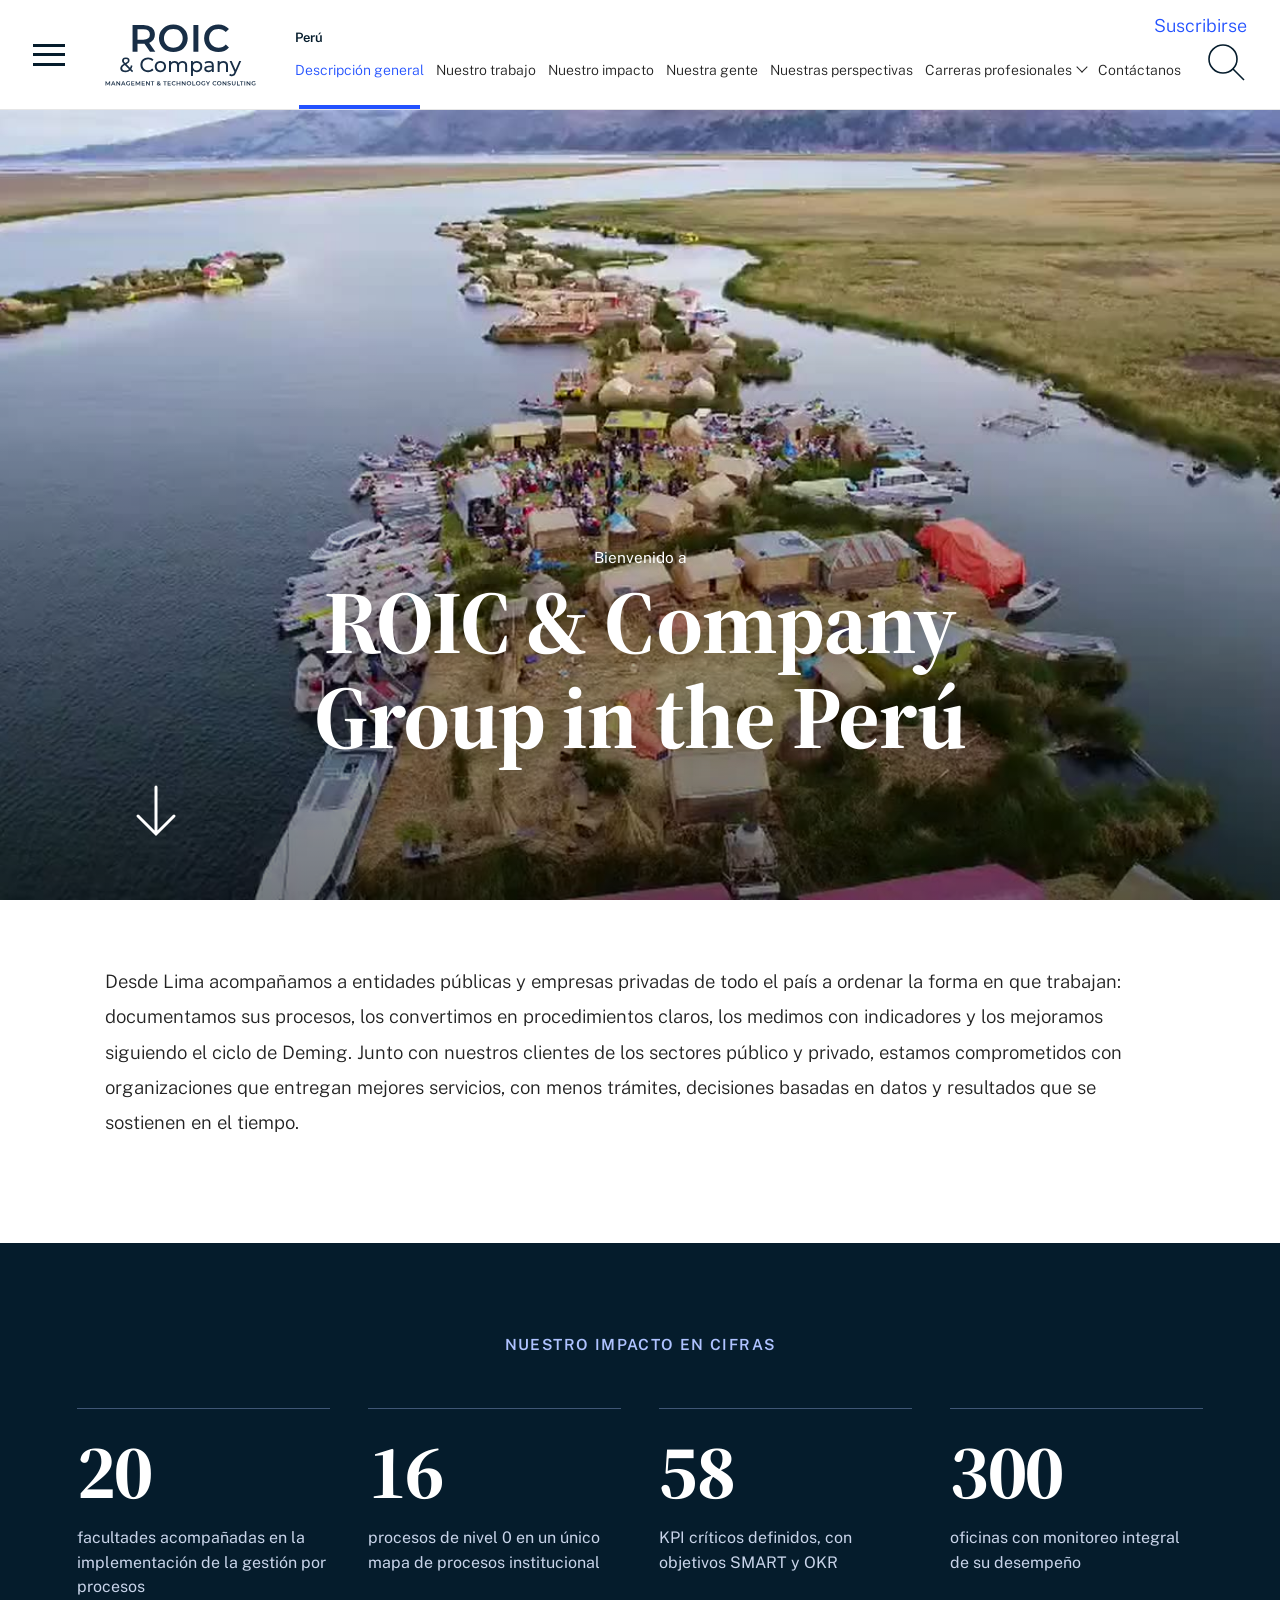
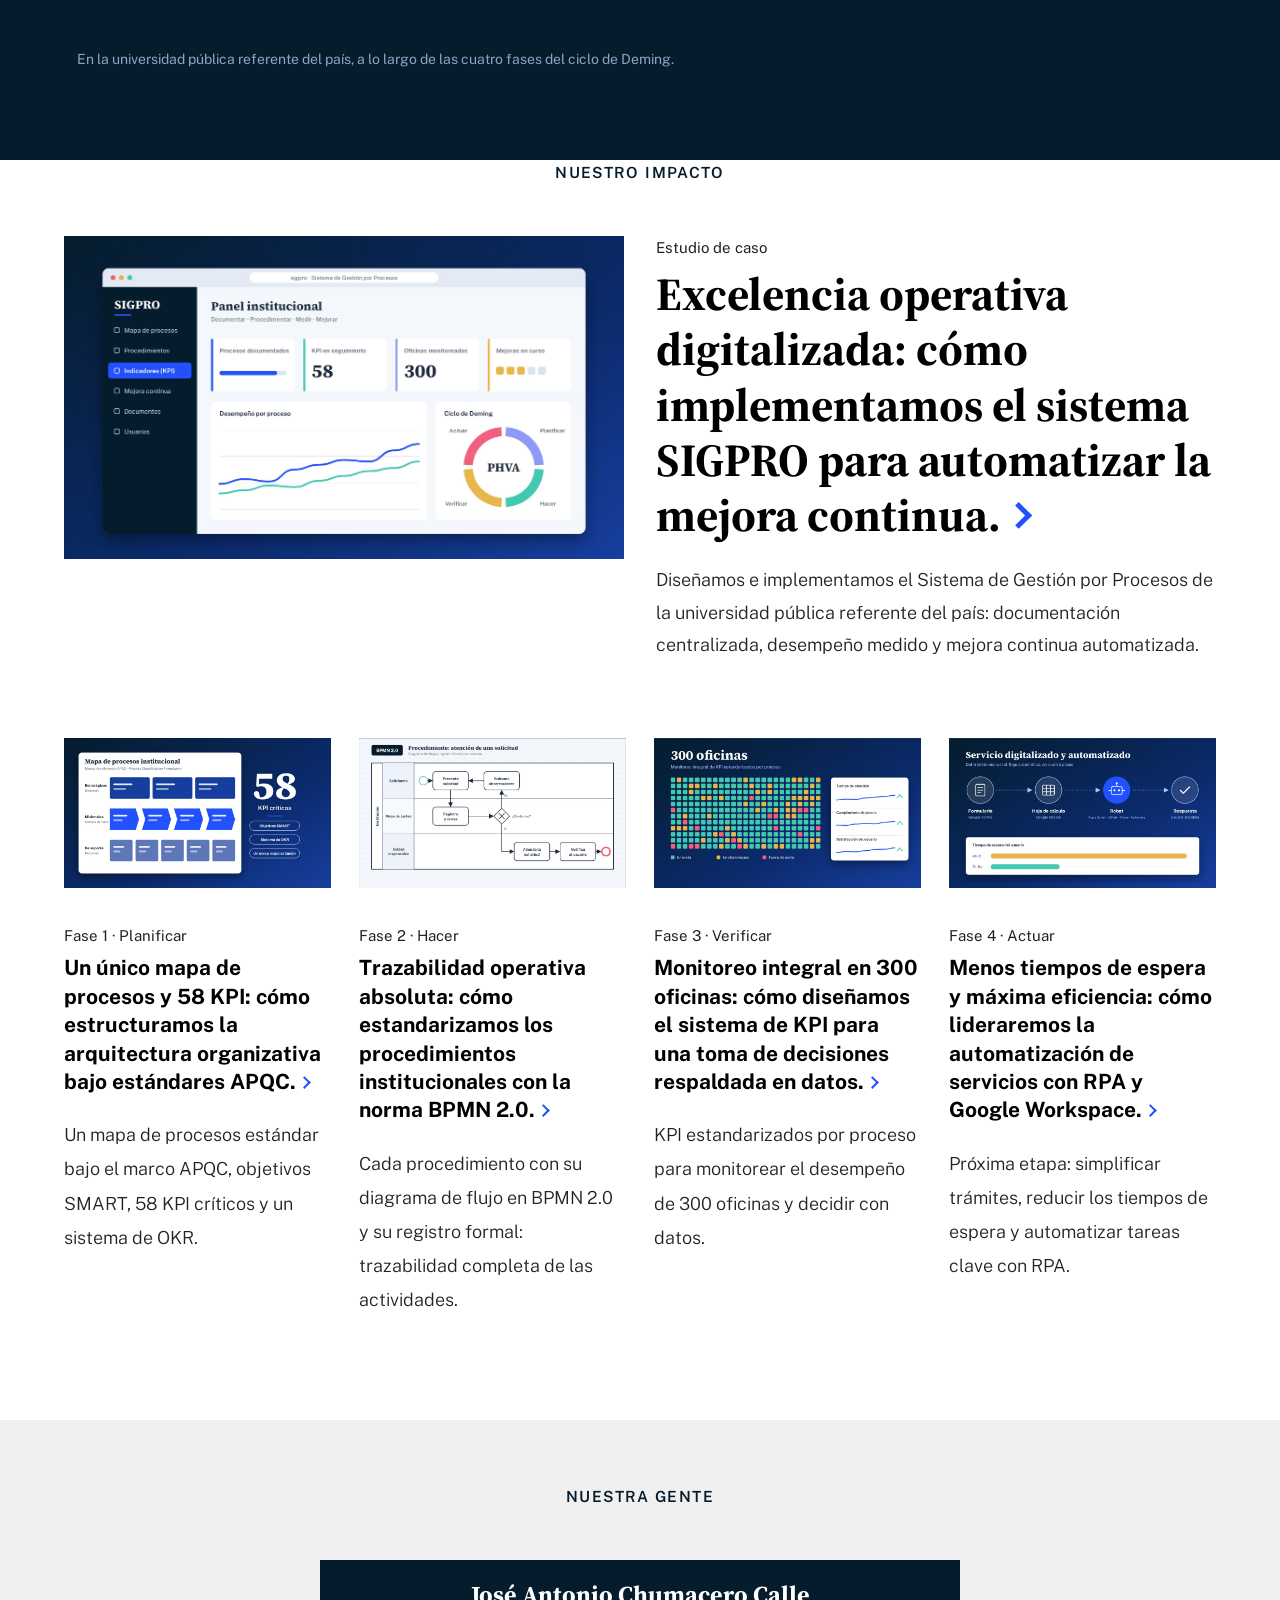
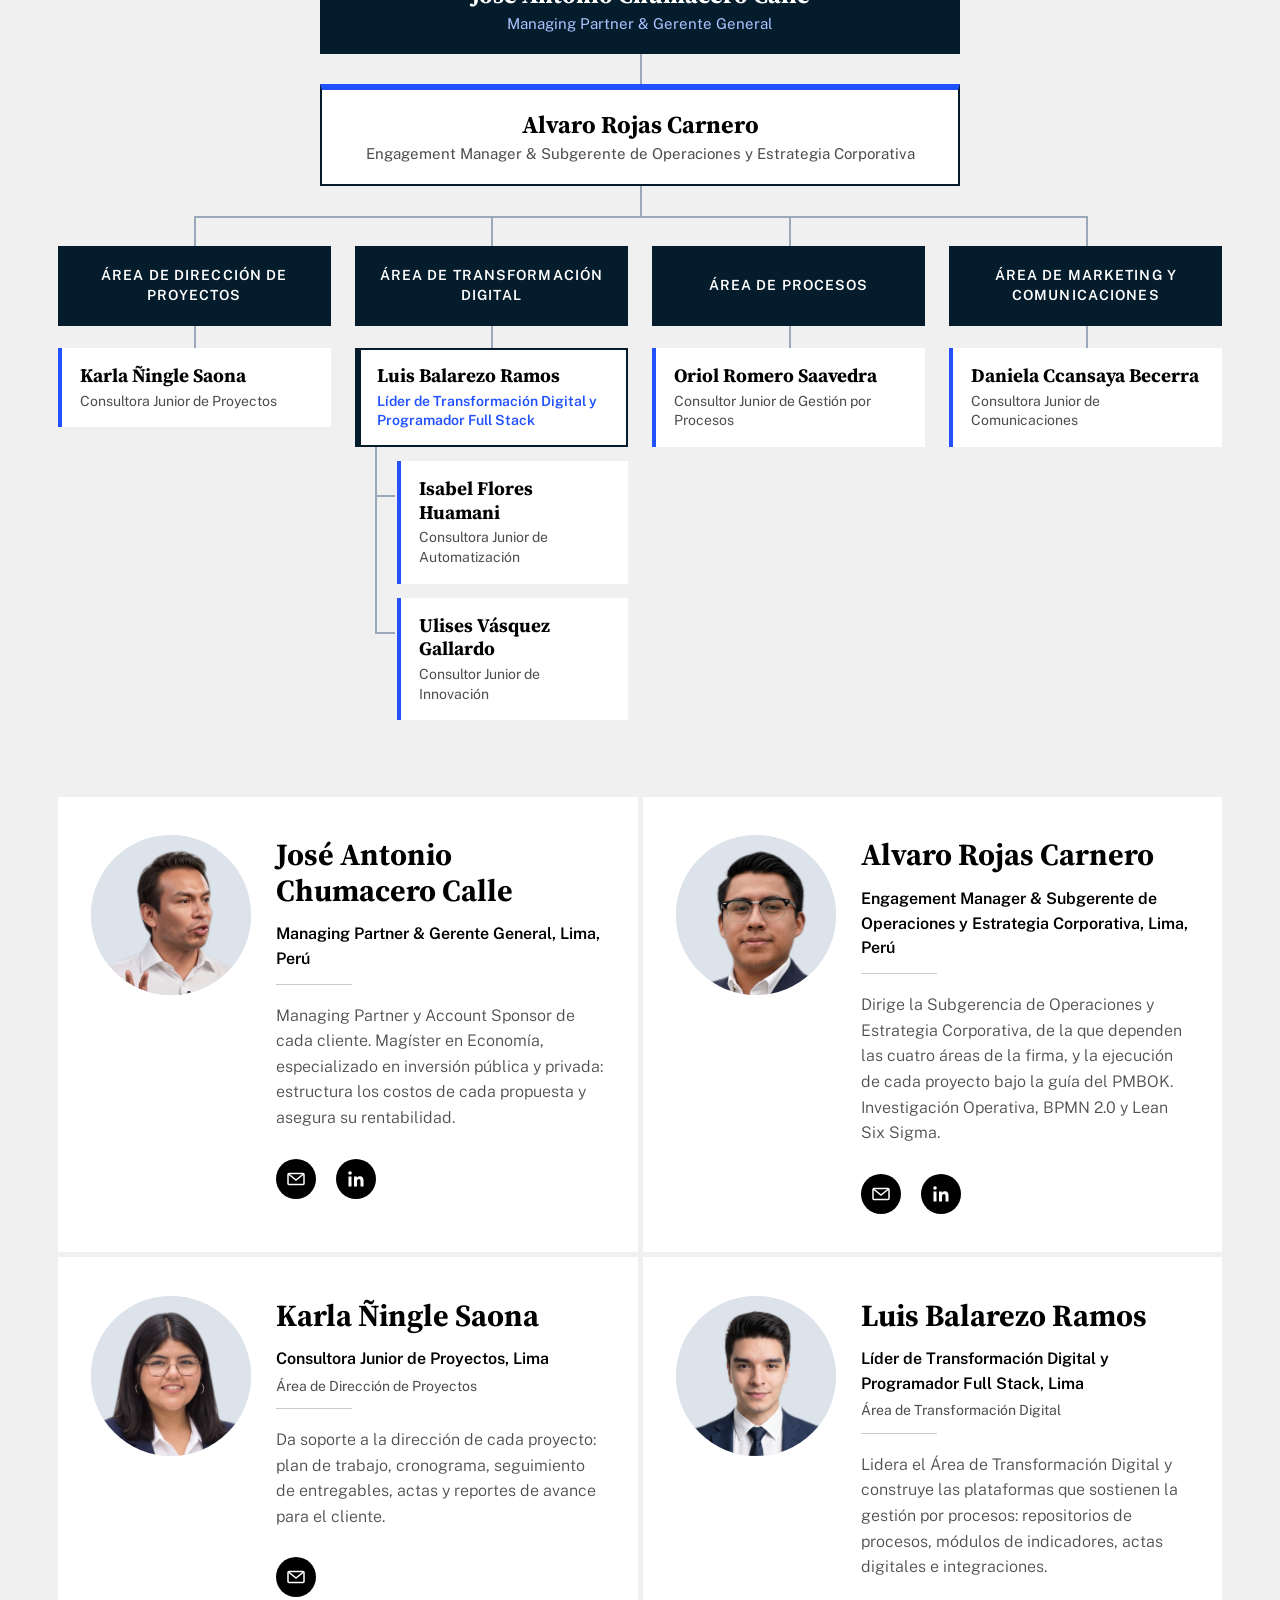
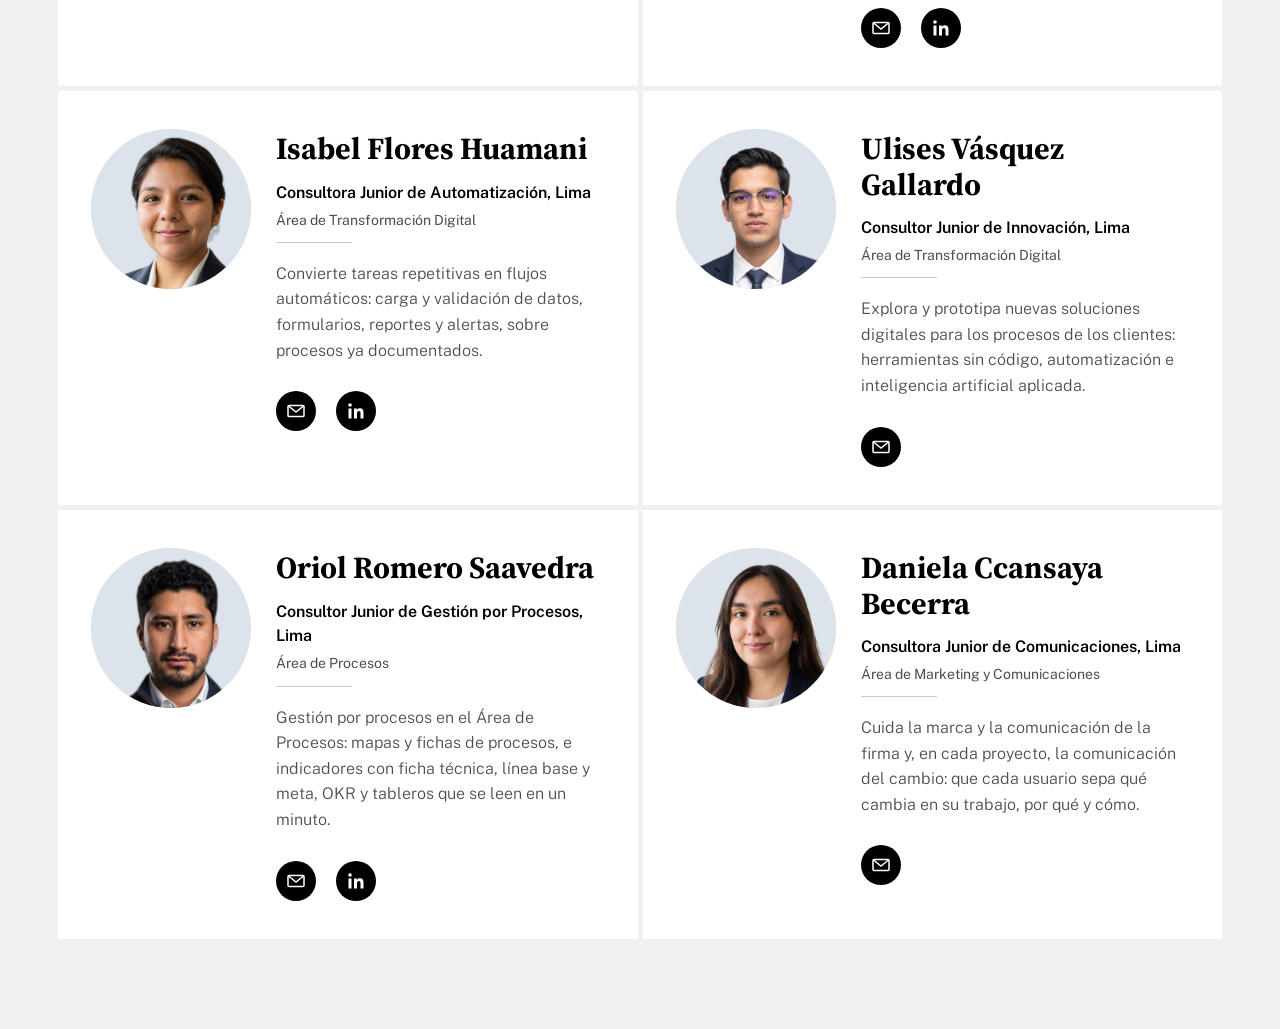
<file: persona.html>
<!doctype html>
<html lang="es">
<head>
<meta charset="utf-8">
<meta name="viewport" content="width=device-width,initial-scale=1,viewport-fit=cover">
<title>Nuestra gente | ROIC &amp; Company</title>
<meta name="description" content="Perfil de un integrante del equipo de ROIC &amp; Company, Management &amp; Technology Consulting: gestión por procesos en el Perú.">
<meta name="theme-color" content="#FFFFFF">
<meta property="og:type" content="website">
<meta property="og:image" content="media/roic-logo.png">
<meta property="og:locale" content="es_PE">
<meta property="og:title" content="Nuestra gente | ROIC &amp; Company">
<meta property="og:description" content="Gestión por procesos para entidades públicas y empresas privadas en el Perú.">
<link rel="icon" type="image/svg+xml" href="media/roic-icono.svg">
<link rel="icon" type="image/png" sizes="256x256" href="media/roic-icono.png">
<link rel="apple-touch-icon" href="media/roic-icono.png">
<link rel="preconnect" href="https://fonts.googleapis.com">
<link rel="preconnect" href="https://fonts.gstatic.com" crossorigin>
<link rel="stylesheet" href="https://fonts.googleapis.com/css2?family=Source+Serif+4:opsz,wght@8..60,400;8..60,600;8..60,700&family=Public+Sans:wght@300;400;500;600;700&display=swap">
<style>
/* Layout: team member profile, after McKinsey's people pages. Same white sticky header as the overview; light-blue hero with name, role, contact links and photo; two-column body with bio and a sidebar of specialties; related publications; the rest of the team on grey. */
:root{
  --ink:#051C2C; --text:#222222; --muted:#4D4D4D; --line:#E6E6E6;
  --blue:#2251FF; --grey:#F0F0F0; --white:#FFFFFF;
  --serif:"Source Serif 4",Georgia,"Times New Roman",serif;
  --sans:"Public Sans","Helvetica Neue",Arial,sans-serif;
  --hdr:110px;
  color-scheme:light;
}
*,*::before,*::after{box-sizing:border-box}
html{scroll-behavior:smooth;scroll-padding-top:var(--hdr)}
body{margin:0;background:var(--white);color:var(--text);font-family:var(--sans);font-size:18px;line-height:1.6;-webkit-font-smoothing:antialiased}
a{color:inherit;text-decoration:none}
h1,h2,h3,p{margin:0}
ul{margin:0;padding:0;list-style:none}
button{font:inherit;color:inherit;background:none;border:0;cursor:pointer;padding:0}
img{max-width:100%;display:block}
[hidden]{display:none!important}
:focus-visible{outline:2px solid var(--blue);outline-offset:3px}
.vh{position:absolute!important;width:1px;height:1px;overflow:hidden;clip:rect(0 0 0 0);white-space:nowrap}
.chev-r{display:inline-block;width:.42em;height:.42em;border-top:.13em solid var(--blue);border-right:.13em solid var(--blue);transform:rotate(45deg);margin-left:.18em;vertical-align:.12em}

/* ---------- Header ---------- */
.hdr{position:sticky;top:env(safe-area-inset-top,0px);z-index:50;background:var(--white);height:var(--hdr);border-bottom:1px solid var(--line)}
.hdr-in{height:100%;display:flex;align-items:stretch;padding-inline:clamp(16px,2.6vw,40px);gap:clamp(16px,3vw,56px)}
.burger{align-self:center;width:32px;height:22px;position:relative;flex:0 0 32px}
.burger span,.burger::before,.burger::after{content:"";position:absolute;left:0;right:0;height:3px;background:var(--ink)}
.burger::before{top:0}.burger span{top:9.5px}.burger::after{bottom:0}
.logo{align-self:center;font-family:var(--serif);font-weight:500;color:var(--ink);line-height:.98;font-size:29px;letter-spacing:-.01em;flex:0 0 auto}
.logo span{display:block}
.logo span+span{padding-left:.9em}
.nav{display:flex;flex-direction:column;justify-content:flex-end;min-width:0}
.country{font-size:13px;font-weight:600;color:var(--ink);margin-bottom:6px}
.tabs{display:flex;gap:clamp(14px,2vw,30px)}
.tabs>li{position:relative}
.tabs a,.tabs>li>button{display:inline-flex;align-items:center;gap:6px;padding:4px 0 28px;font-size:18px;font-weight:300;color:var(--text);white-space:nowrap;position:relative}
.tabs a:hover,.tabs>li>button:hover{color:var(--blue)}
.tabs a[aria-current="page"]{color:var(--blue)}
.tabs a[aria-current="page"]::after{content:"";position:absolute;left:4px;right:4px;bottom:0;height:4px;background:var(--blue)}
.dn{width:8px;height:8px;border-right:1.4px solid currentColor;border-bottom:1.4px solid currentColor;transform:translateY(-3px) rotate(45deg)}
.drop{position:absolute;top:100%;left:0;background:var(--white);border:1px solid var(--line);box-shadow:0 12px 30px rgba(0,0,0,.12);min-width:240px;padding:10px 0}
.drop a{display:block;padding:10px 20px;font-size:16px}
.drop a:hover{background:var(--grey)}
.util{margin-left:auto;display:flex;flex-direction:column;align-items:flex-end;justify-content:space-between;padding-block:12px 18px}
.util .acct{font-size:18px;color:var(--blue);font-weight:300}
.util .acct a:hover{text-decoration:underline}
.search-btn svg{width:42px;height:42px;stroke:var(--ink);stroke-width:1.6;fill:none}
@media (max-width:1660px){.tabs{gap:16px}.tabs a,.tabs>li>button{font-size:15.5px}}
@media (max-width:1460px){.tabs{gap:12px}.tabs a,.tabs>li>button{font-size:14px}}
@media (max-width:1279px){.nav,.util .acct{display:none}:root{--hdr:84px}.util{justify-content:center}.search-btn svg{width:32px;height:32px}.logo{font-size:25px}}

/* side menu */
.side{position:fixed;inset:0;z-index:80;display:flex}
.side-panel{width:min(420px,100%);height:100%;overflow-y:auto;background:var(--white);padding:28px clamp(20px,3vw,40px) 40px;box-shadow:20px 0 60px rgba(0,0,0,.2)}
.side-scrim{flex:1;background:rgba(5,28,44,.5)}
.side-x{font-size:34px;line-height:1;color:var(--ink);margin-bottom:24px}
.side h2{font-size:13px;font-weight:600;letter-spacing:.12em;text-transform:uppercase;color:var(--muted);margin:26px 0 8px}
.side a{display:block;padding:9px 0;font-size:20px;font-weight:300;border-bottom:1px solid var(--line)}
.side a:hover{color:var(--blue)}

/* search */
.srch{position:fixed;inset:0;z-index:90;background:rgba(255,255,255,.98);padding:clamp(24px,6vw,80px) clamp(16px,6vw,120px);overflow-y:auto}
.srch-top{display:flex;gap:16px;align-items:center;border-bottom:2px solid var(--ink);max-width:1000px;margin-inline:auto}
.srch input{flex:1;min-width:0;border:0;outline:0;font:400 clamp(26px,4vw,44px)/1.3 var(--serif);color:var(--ink);padding:10px 0;background:transparent}
.srch-x{font-size:40px;line-height:1;color:var(--ink)}
.srch ul{max-width:1000px;margin:24px auto 0;display:grid;gap:4px}
.srch li a{display:block;padding:14px 0;border-bottom:1px solid var(--line)}
.srch li a b{display:block;font:600 22px/1.3 var(--serif);color:var(--ink)}
.srch li a span{font-size:15px;color:var(--muted)}
.srch li a:hover b{color:var(--blue)}
.srch .none{max-width:1000px;margin:24px auto 0;color:var(--muted)}

/* ---------- Perfil: cabecera celeste ---------- */
.pf-hero{background:linear-gradient(100deg,#C6D9FF 0%,#C9EAFD 46%,#E2F5FE 74%,#FFFFFF 100%)}
.pf-in{max-width:1400px;margin-inline:auto;padding-inline:clamp(16px,7vw,100px);display:grid;grid-template-columns:minmax(0,1fr) minmax(260px,440px);gap:clamp(24px,4vw,64px);min-height:clamp(420px,36vw,500px)}
.pf-txt{align-self:center;padding-block:clamp(40px,5vw,64px)}
.back{display:inline-flex;align-items:center;gap:14px;font-size:16px;font-weight:300;color:#333}
.back::before{content:"";width:7px;height:7px;border-left:1.3px solid currentColor;border-bottom:1.3px solid currentColor;transform:rotate(45deg)}
.back:hover{color:var(--blue)}
.pf-hero h1{font-family:var(--serif);font-weight:700;font-size:clamp(40px,4.3vw,60px);line-height:1.08;letter-spacing:-.01em;color:#000;margin-top:20px;text-wrap:balance}
.pf-cargo{font-size:clamp(16px,1.2vw,18px);color:#000;margin-top:18px}
.pf-cargo a{color:var(--blue)}
.pf-cargo a:hover{text-decoration:underline;text-underline-offset:3px}
.pf-res{font-size:clamp(16px,1.2vw,18px);color:#000;margin-top:30px;max-width:640px}
.pf-soc{display:flex;flex-wrap:wrap;gap:16px 26px;margin-top:30px}
.pf-soc a{display:inline-flex;align-items:center;gap:10px;font-size:16px;font-weight:300;color:#222}
.pf-soc i{width:32px;height:32px;border-radius:50%;background:#000;display:grid;place-items:center;transition:background .2s}
.pf-soc a:hover i{background:var(--blue)}
.pf-soc svg{width:16px;height:16px;fill:none;stroke:#fff;stroke-width:1.5}
.pf-soc svg.in{fill:#fff;stroke:none}
/* Foto: recortada sin fondo (como en McKinsey), en círculo o, si no hay, las iniciales. */
.pf-foto{position:relative;display:flex;justify-content:center}
.pf-foto.recorte{align-self:end}
.pf-in:has(.recorte){grid-template-columns:minmax(0,1fr) auto}
.pf-foto.recorte img{height:clamp(300px,30vw,450px);width:auto;max-width:none;display:block}
.pf-foto.circulo{align-self:center}
.pf-foto.circulo img,.pf-mono{width:clamp(220px,23vw,330px);aspect-ratio:1;border-radius:50%;object-fit:cover;border:6px solid #fff;box-shadow:0 24px 60px rgba(5,28,44,.18)}
.pf-mono{display:grid;place-items:center;background:var(--ink);color:#fff;font-family:var(--serif);font-weight:600;font-size:clamp(64px,6.6vw,100px);letter-spacing:.02em}

/* ---------- Perfil: cuerpo ---------- */
.pf-body{max-width:1400px;margin-inline:auto;padding:clamp(48px,6vw,84px) clamp(16px,7vw,100px) 0;display:grid;grid-template-columns:minmax(0,1fr) 300px;gap:clamp(40px,7vw,110px);align-items:start}
.k{font-size:15px;font-weight:700;letter-spacing:.08em;text-transform:uppercase;color:#000}
.prose p,.prose li{font-size:clamp(17px,1.25vw,19px);font-weight:300;line-height:1.75;color:#333}
.prose p{margin-top:22px}
.prose ul{list-style:disc;padding-left:24px;margin-top:12px}
.prose li{padding-left:6px}
.prose li+li{margin-top:8px}
.prose .sub{font-size:clamp(19px,1.4vw,22px);font-weight:700;color:#000;margin-top:36px;line-height:1.35}
.prose li b{font-weight:600;color:#111}
.blk{border-top:1px solid #000;margin-top:56px;padding-top:30px}
.item{margin-top:24px}
.blk-intro{font-size:clamp(17px,1.25vw,19px);font-weight:300;line-height:1.75;color:#333;margin-top:18px}
.item span+span{margin-top:6px}
.item b{display:block;font-size:18px;font-weight:700;color:#222}
.item span{display:block;font-size:17px;font-weight:300;color:#444;margin-top:2px}
.pf-side{position:sticky;top:calc(var(--hdr) + 24px)}
.cta{display:flex;align-items:center;justify-content:center;gap:12px;min-height:56px;padding:12px 20px;background:var(--blue);color:#fff;font-size:18px;transition:background .2s}
.cta:hover{background:#1A3FD1}
.cta svg{width:20px;height:20px;fill:none;stroke:currentColor;stroke-width:1.5;flex:0 0 auto}
.pf-side hr{border:0;border-top:1px solid #000;margin:40px 0 30px}
.esp{margin-top:16px}
.esp a{display:flex;gap:12px;align-items:baseline;padding:9px 0;color:var(--blue);font-size:17px;line-height:1.45}
.esp a::before{content:"";flex:0 0 6px;width:6px;height:6px;border-top:1.3px solid #8A96B8;border-right:1.3px solid #8A96B8;transform:translateY(-2px) rotate(45deg)}
.esp a:hover{text-decoration:underline;text-underline-offset:3px}
.org-d{margin:16px 0 0}
.org-d dt{font-size:13px;font-weight:600;letter-spacing:.06em;text-transform:uppercase;color:var(--muted);margin-top:16px}
.org-d dd{margin:4px 0 0;font-size:17px;line-height:1.45;color:#222}
.org-d a{color:var(--blue)}
.org-d a:hover{text-decoration:underline;text-underline-offset:3px}

/* ---------- Perfil: publicaciones ---------- */
.pubs{max-width:1400px;margin:clamp(64px,7vw,96px) auto 0;padding-inline:clamp(16px,7vw,100px)}
.pubs>div{border-top:1px solid #000;padding-top:30px}
.pubs-grid{display:grid;grid-template-columns:repeat(4,minmax(0,1fr));gap:clamp(20px,2.4vw,40px);margin-top:32px}
.pub{position:relative;padding:16px;margin:-16px;transition:box-shadow .25s}
.pub:hover{box-shadow:0 6px 30px rgba(0,0,0,.12)}
.pub-art{aspect-ratio:16/9.4;background:linear-gradient(135deg,#051C2C 0%,#0B2A6B 60%,#163E9E 100%);overflow:hidden}
.pub-art svg{width:100%;height:100%;display:block}
.pub .tag{display:block;font-size:14px;color:#333;margin-top:22px}
.pub h3{font-size:clamp(19px,1.45vw,23px);font-weight:700;line-height:1.3;color:#000;margin-top:6px}
.pub h3 a::after{content:"";position:absolute;inset:0}
.pub:hover h3{text-decoration:underline;text-underline-offset:4px}
.pub .meta{display:block;font-size:15px;color:#555;margin-top:16px}

/* ---------- Perfil: resto del equipo ---------- */
.mas{background:var(--grey);margin-top:clamp(72px,8vw,110px);padding:clamp(48px,5vw,72px) clamp(16px,7vw,100px) clamp(56px,6vw,88px)}
.mas-in{max-width:1400px;margin-inline:auto}
.mas-grid{display:grid;grid-template-columns:repeat(4,minmax(0,1fr));gap:5px;margin-top:30px}
.mp{position:relative;background:#fff;padding:26px 22px;display:flex;gap:18px;align-items:center;transition:box-shadow .25s}
.mp:hover{box-shadow:0 8px 40px rgba(0,0,0,.14);z-index:1}
.mp .av{flex:0 0 72px;width:72px;height:72px;border-radius:50%;overflow:hidden;position:relative;background:#DCE3EA;display:grid;place-items:center;font-family:var(--serif);font-weight:600;font-size:24px;color:var(--ink)}
.mp .av img{position:absolute;inset:0;width:100%;height:100%;object-fit:cover}
.mp b{display:block;font-family:var(--serif);font-weight:700;font-size:20px;line-height:1.2;color:#000}
.mp a::after{content:"";position:absolute;inset:0}
.mp:hover b{color:var(--blue)}
.mp span{display:block;font-size:14px;color:#555;margin-top:6px;line-height:1.4}

@media (max-width:1100px){.pubs-grid,.mas-grid{grid-template-columns:repeat(2,minmax(0,1fr))}}
@media (max-width:900px){
  .pf-in{grid-template-columns:minmax(0,1fr);min-height:0;gap:0}
  .pf-foto{order:-1;padding-top:32px}
  .pf-in:has(.recorte){grid-template-columns:minmax(0,1fr)}
  .pf-foto.recorte img{height:auto;width:min(100%,320px)}
  .pf-foto.circulo img,.pf-mono{width:200px;font-size:64px}
  .pf-txt{padding-top:28px}
  .pf-body{grid-template-columns:minmax(0,1fr)}
  .pf-side{position:static}
}
@media (max-width:560px){.pubs-grid,.mas-grid{grid-template-columns:minmax(0,1fr)}}

@media (prefers-reduced-motion:reduce){html{scroll-behavior:auto}*{transition:none!important}}

.logo img{height:64px;width:auto;display:block}
.side-logo{display:block;border:0!important;padding:0 0 18px!important;margin-bottom:8px}
.side-logo img{width:240px;height:auto}
@media (max-width:1279px){.logo img{height:48px}}
</style>
<link rel="stylesheet" href="movimiento.css">
<script>/* Movimiento: oculta lo que va a aparecer al desplazarse antes de dibujar la página; si movimiento.js no llega, todo se muestra a los 3 s. */
(function (d) { if ('IntersectionObserver' in window) { d.classList.add('rv'); if (matchMedia('(prefers-reduced-motion: reduce)').matches) d.classList.add('rv-suave'); setTimeout(function () { if (!d.classList.contains('rv-js')) d.classList.remove('rv'); }, 3000); } })(document.documentElement);</script>
</head>
<body>

<header class="hdr">
  <div class="hdr-in">
    <button type="button" class="burger" id="menu-open" aria-label="Abrir el menú" aria-expanded="false" aria-controls="side"><span></span></button>
    <a class="logo" href="index.html" aria-label="ROIC &amp; Company, inicio"><img src="media/roic-logo.svg" alt="ROIC &amp; Company · Management &amp; Technology Consulting" width="598" height="250"></a>
    <nav class="nav" aria-label="ROIC &amp; Company Group in the Perú">
      <p class="country">Perú</p>
      <ul class="tabs">
        <li><a href="index.html">Descripción general</a></li>
        <li><a href="trabajo.html">Nuestro trabajo</a></li>
        <li><a href="impacto.html">Nuestro impacto</a></li>
        <li><a href="index.html#gente" aria-current="page">Nuestra gente</a></li>
        <li><a href="servicios.html#recursos">Nuestras perspectivas</a></li>
        <li><button type="button" id="car-btn" aria-expanded="false" aria-controls="car-drop">Carreras profesionales <span class="dn" aria-hidden="true"></span></button>
          <div class="drop" id="car-drop" hidden><a href="servicios.html#contacto">Trabaja con nosotros</a><a href="index.html#gente">Conoce al equipo</a></div></li>
        <li><a href="servicios.html#contacto">Contáctanos</a></li>
      </ul>
    </nav>
    <div class="util">
      <p class="acct"><a href="servicios.html#contacto">Suscribirse</a></p>
      <button type="button" class="search-btn" id="search-open" aria-label="Buscar en el sitio"><svg viewBox="0 0 42 42" aria-hidden="true"><circle cx="18" cy="18" r="14"/><path d="M28 28l11 11"/></svg></button>
    </div>
  </div>
</header>

<div class="side" id="side" hidden>
  <nav class="side-panel" aria-label="Menú">
    <button type="button" class="side-x" id="menu-close" aria-label="Cerrar el menú">×</button>
    <a class="side-logo" href="index.html" aria-label="ROIC &amp; Company, inicio"><img src="media/roic-logo.svg" alt="ROIC &amp; Company · Management &amp; Technology Consulting" width="598" height="250"></a>
    <a href="index.html">Descripción general</a>
    <a href="trabajo.html">Nuestro trabajo</a>
    <a href="impacto.html">Nuestro impacto</a>
    <a href="index.html#gente">Nuestra gente</a>
    <a href="servicios.html#recursos">Nuestras perspectivas</a>
    <a href="servicios.html#contacto">Contáctanos</a>
    <h2>Servicios</h2>
    <a href="servicios.html#documentar">Documentar</a>
    <a href="servicios.html#procedimentar">Procedimentar</a>
    <a href="servicios.html#medir">Medir</a>
    <a href="servicios.html#mejorar">Mejorar</a>
    <h2>Herramientas</h2>
    <a href="servicios.html#diagnostico">Autodiagnóstico de madurez</a>
    <a href="servicios.html#metodologia">Metodología</a>
    <a href="servicios.html#preguntas">Preguntas frecuentes</a>
  </nav>
  <div class="side-scrim" id="side-scrim"></div>
</div>

<div class="srch" id="srch" hidden role="dialog" aria-label="Buscar">
  <div class="srch-top"><label class="vh" for="q">Buscar</label><input id="q" type="search" placeholder="Buscar en ROIC &amp; Company" autocomplete="off"><button type="button" class="srch-x" id="search-close" aria-label="Cerrar la búsqueda">×</button></div>
  <ul id="srch-res"></ul>
  <p class="none" id="srch-none" hidden>No encontramos resultados. Pruebe con «indicadores», «manual» o «norma técnica».</p>
</div>

<main id="perfil">
  <section class="pf-hero" aria-labelledby="pf-nombre">
    <div class="pf-in">
      <div class="pf-txt">
        <a class="back" href="index.html#gente">Volver a Nuestra gente</a>
        <h1 id="pf-nombre"></h1>
        <p class="pf-cargo" id="pf-cargo"></p>
        <p class="pf-res" id="pf-res"></p>
        <div class="pf-soc" id="pf-soc"></div>
      </div>
      <div class="pf-foto" id="pf-foto"></div>
    </div>
  </section>

  <div class="pf-body">
    <article>
      <h2 class="k" id="pf-acerca-t"></h2>
      <div class="prose" id="pf-acerca"></div>
      <section class="blk" id="pf-exp" hidden aria-labelledby="pf-exp-t">
        <h2 class="k" id="pf-exp-t">Experiencia previa</h2>
        <div id="pf-exp-l"></div>
      </section>
      <section class="blk" id="pf-edu" hidden aria-labelledby="pf-edu-t">
        <h2 class="k" id="pf-edu-t">Formación</h2>
        <div id="pf-edu-l"></div>
      </section>
      <section class="blk" id="pf-cert" hidden aria-labelledby="pf-cert-t">
        <h2 class="k" id="pf-cert-t">Certificaciones</h2>
        <div id="pf-cert-l"></div>
      </section>
    </article>
    <aside class="pf-side" aria-label="Contacto y especialidades">
      <a class="cta" id="pf-cta" href="servicios.html#contacto"><svg viewBox="0 0 20 20" aria-hidden="true"><rect x="2" y="4.5" width="16" height="11" rx="1"/><path d="M2.5 5l7.5 6 7.5-6"/></svg>Ponerse en contacto</a>
      <hr>
      <h2 class="k">Especialidades</h2>
      <ul class="esp" id="pf-esp"></ul>
      <div id="pf-org" hidden>
        <hr>
        <h2 class="k">En la organización</h2>
        <dl class="org-d" id="pf-org-l"></dl>
      </div>
    </aside>
  </div>

  <section class="pubs" aria-labelledby="pubs-t">
    <div>
      <h2 class="k" id="pubs-t">Publicaciones relacionadas</h2>
      <div class="pubs-grid" id="pf-pubs"></div>
    </div>
  </section>

  <section class="mas" aria-labelledby="mas-t">
    <div class="mas-in">
      <h2 class="k" id="mas-t">Conozca al resto del equipo</h2>
      <div class="mas-grid" id="pf-mas"></div>
    </div>
  </section>
</main>

<script src="equipo.js"></script>
<script>
(function () {
  'use strict';
  var $ = function (s) { return document.querySelector(s); };
  function esc(t) { return String(t).replace(/[&<>"]/g, function (c) { return { '&': '&amp;', '<': '&lt;', '>': '&gt;', '"': '&quot;' }[c]; }); }

  /* ---------- Perfil ---------- */
  var id = new URLSearchParams(location.search).get('p');
  var p = (window.EQUIPO || []).filter(function (x) { return x.id === id; })[0];
  if (!p) { location.replace('index.html#gente'); return; }

  var MAIL = '<svg viewBox="0 0 20 20" aria-hidden="true"><rect x="2" y="4.5" width="16" height="11" rx="1"/><path d="M2.5 5l7.5 6 7.5-6"/></svg>';
  var IN = '<svg class="in" viewBox="0 0 20 20" aria-hidden="true"><rect x="2.5" y="7.5" width="3" height="10"/><circle cx="4" cy="4" r="1.8"/><path d="M8 7.5h2.9v1.4c.5-.9 1.6-1.6 3.1-1.6 2.6 0 3.5 1.6 3.5 4.3v5.9h-3v-5.2c0-1.3-.3-2.3-1.6-2.3-1.4 0-1.9 1-1.9 2.3v5.2H8z"/></svg>';
  var contacto = p.correo ? 'mailto:' + p.correo : 'servicios.html#contacto';

  document.title = p.nombre + ' | ROIC & Company';
  $('#pf-nombre').textContent = p.nombre;
  var UNIDADES = window.UNIDADES || {}, AREAS = window.AREAS || [];
  var area = AREAS.indexOf(p.unidad) > -1 ? UNIDADES[p.unidad] : '';
  $('#pf-cargo').innerHTML = esc(p.cargo) + (area ? ' · ' + esc(area) : '') + ', <a href="index.html">' + esc(p.sede) + '</a>';
  $('#pf-res').textContent = p.resumen;
  $('#pf-soc').innerHTML =
    '<a href="' + esc(contacto) + '"><i>' + MAIL + '</i>Contacto</a>' +
    (p.linkedin ? '<a href="' + esc(p.linkedin) + '" target="_blank" rel="noopener"><i>' + IN + '</i>LinkedIn</a>' : '');
  $('#pf-cta').href = contacto;

  // Foto: primero el recorte sin fondo, luego la foto cuadrada; si no hay ninguna, las iniciales.
  var foto = $('#pf-foto');
  foto.className = 'pf-foto circulo';
  foto.innerHTML = '<div class="pf-mono" aria-hidden="true">' + esc(p.ini) + '</div>';
  function probar(src, ok, mal) { var im = new Image(); im.onload = function () { ok(src); }; im.onerror = mal; im.src = src; }
  function poner(clase) { return function (src) { foto.className = 'pf-foto ' + clase; foto.innerHTML = '<img src="' + esc(src) + '" alt="' + esc(p.nombre) + '">'; }; }
  probar('media/equipo/' + p.id + '-recorte.webp', poner('recorte'), function () {
    probar('media/equipo/' + p.id + '-recorte.png', poner('recorte'), function () {
      probar('media/equipo/' + p.id + '.jpg', poner('circulo'), function () {});
    });
  });

  $('#pf-acerca-t').textContent = 'Acerca de ' + p.corto;
  $('#pf-acerca').innerHTML = p.acerca.map(function (t) { return '<p>' + esc(t) + '</p>'; }).join('') +
    (p.lista && p.lista.length ? '<p>' + esc(p.listaIntro) + '</p><ul>' + p.lista.map(function (t) { return '<li>' + esc(t) + '</li>'; }).join('') + '</ul>' : '') +
    (p.secciones || []).map(function (s) {
      return '<h3 class="sub">' + esc(s.titulo) + '</h3><ul>' + s.items.map(function (it) { return '<li><b>' + esc(it[0]) + ':</b> ' + esc(it[1]) + '</li>'; }).join('') + '</ul>';
    }).join('');

  function items(lista, campos) {
    return lista.map(function (x) {
      var partes = [].concat.apply([], campos.map(function (c) { return x[c]; })).filter(Boolean);
      return '<div class="item"><b>' + esc(partes[0]) + '</b>' + partes.slice(1).map(function (t) { return '<span>' + esc(t) + '</span>'; }).join('') + '</div>';
    }).join('');
  }
  if (p.experiencia.length) {
    $('#pf-exp').hidden = false;
    $('#pf-exp-l').innerHTML = (p.experienciaIntro ? '<p class="blk-intro">' + esc(p.experienciaIntro) + '</p>' : '') + items(p.experiencia, ['empresa', 'cargo', 'cargos', 'periodo']);
  }
  if (p.formacion.length) { $('#pf-edu').hidden = false; $('#pf-edu-l').innerHTML = items(p.formacion, ['institucion', 'programa', 'grado']); }
  if (p.certificaciones && p.certificaciones.length) { $('#pf-cert').hidden = false; $('#pf-cert-l').innerHTML = p.certificaciones.map(function (c) { return '<div class="item"><b>' + esc(c) + '</b></div>'; }).join(''); }

  $('#pf-esp').innerHTML = p.especialidades.map(function (e) { return '<li><a href="' + esc(e[1]) + '">' + esc(e[0]) + '</a></li>'; }).join('');

  // Lugar en el organigrama: unidad, jefe directo y, si dirige un área, su equipo.
  var jefe = window.EQUIPO.filter(function (x) { return x.id === p.reporta; })[0];
  var equipo = window.EQUIPO.filter(function (x) { return x.reporta === p.id; });
  var enlace = function (x) { return '<a href="persona.html?p=' + esc(x.id) + '">' + esc(x.nombre) + '</a>'; };
  var org = '';
  if (p.unidad && UNIDADES[p.unidad]) org += '<dt>Unidad</dt><dd><a href="index.html#gente">' + esc(UNIDADES[p.unidad]) + '</a></dd>';
  if (jefe) org += '<dt>Reporta a</dt><dd>' + enlace(jefe) + '</dd>';
  if (equipo.length) org += '<dt>' + (p.unidad === 'gerencia' ? 'Dirige a' : 'Equipo a cargo') + '</dt>' + equipo.map(function (x) { return '<dd>' + enlace(x) + '</dd>'; }).join('');
  if (org) { $('#pf-org').hidden = false; $('#pf-org-l').innerHTML = org; }

  // Ilustración de cada publicación: anillos concéntricos, como la rueda de Deming del sitio.
  function arte(color) {
    return '<svg viewBox="0 0 320 188" preserveAspectRatio="xMidYMid slice" aria-hidden="true"><g fill="none" stroke="' + color + '">' +
      '<circle cx="246" cy="146" r="64" stroke-width="20"/><circle cx="246" cy="146" r="104" stroke-width="10" opacity=".45"/>' +
      '<circle cx="246" cy="146" r="142" stroke-width="4" opacity=".25"/></g></svg>';
  }
  $('#pf-pubs').innerHTML = p.publicaciones.map(function (k) {
    var a = window.PUBLICACIONES[k];
    return '<article class="pub"><div class="pub-art">' + arte(a.color) + '</div><span class="tag">' + esc(a.tag) + '</span>' +
      '<h3><a href="servicios.html#' + k + '">' + esc(a.titulo) + '<span class="chev-r" aria-hidden="true"></span></a></h3>' +
      '<span class="meta">' + esc(a.lectura) + '</span></article>';
  }).join('');

  $('#pf-mas').innerHTML = window.EQUIPO.filter(function (x) { return x.id !== p.id; }).map(function (x) {
    return '<article class="mp"><div class="av" aria-hidden="true">' + esc(x.ini) + '<img src="media/equipo/' + esc(x.id) + '.jpg" alt="" loading="lazy" onerror="this.remove()"></div>' +
      '<div><b><a href="persona.html?p=' + esc(x.id) + '">' + esc(x.nombre) + '</a></b><span>' + esc(x.cargo) + '</span></div></article>';
  }).join('');

  /* ---------- Menus ---------- */
  var side = $('#side'), openBtn = $('#menu-open');
  function setSide(o) { side.hidden = !o; openBtn.setAttribute('aria-expanded', String(o)); document.body.style.overflow = o ? 'hidden' : ''; if (o) $('#menu-close').focus(); else openBtn.focus(); }
  openBtn.addEventListener('click', function () { setSide(true); });
  $('#menu-close').addEventListener('click', function () { setSide(false); });
  $('#side-scrim').addEventListener('click', function () { setSide(false); });
  side.addEventListener('click', function (e) { if (e.target.closest('a')) { side.hidden = true; openBtn.setAttribute('aria-expanded', 'false'); document.body.style.overflow = ''; } });

  var carBtn = $('#car-btn'), carDrop = $('#car-drop');
  carBtn.addEventListener('click', function (e) { e.stopPropagation(); var o = carDrop.hidden; carDrop.hidden = !o; carBtn.setAttribute('aria-expanded', String(o)); });
  document.addEventListener('click', function (e) { if (!carDrop.hidden && !carDrop.contains(e.target)) { carDrop.hidden = true; carBtn.setAttribute('aria-expanded', 'false'); } });

  /* ---------- Search ---------- */
  var IDX = [
    ['Documentar', 'Inventario de productos, mapa de procesos y fichas de caracterización', 'servicios.html#documentar'],
    ['Procedimentar', 'Procedimientos en BPMN 2.0, manual de procedimientos (MAPRO) y matrices RACI', 'servicios.html#procedimentar'],
    ['Medir', 'Indicadores, KPI y OKR, línea base, metas y tableros de control', 'servicios.html#medir'],
    ['Mejorar', 'Rediseño, Lean, simplificación administrativa, automatización y plan de mejora', 'servicios.html#mejorar'],
    ['Metodología', 'Ciclo de Deming PHVA y Norma Técnica N.º 002-2025-PCM/SGP', 'servicios.html#metodologia'],
    ['Sectores', 'Sector público, sector privado y educación superior', 'servicios.html#sectores'],
    ['Experiencia', 'Universidad pública con 20 facultades y 16 procesos de Nivel 0', 'servicios.html#experiencia'],
    ['Autodiagnóstico de madurez', 'Doce preguntas, nivel de madurez y hoja de ruta', 'servicios.html#diagnostico'],
    ['La norma técnica en cinco puntos', 'NT N.º 002-2025-PCM/SGP, entidades públicas, guía práctica', 'servicios.html#art-nt'],
    ['Cinco errores que frenan una implementación', 'Gestión de proyectos, aprobadores, codificación', 'servicios.html#art-errores'],
    ['Cómo medir el avance sin engañarse', 'Fórmula de avance, conformes, observados', 'servicios.html#art-avance'],
    ['KPI y OKR', 'Indicadores y objetivos trimestrales', 'servicios.html#art-kpi'],
    ['Automatizar después de documentar', 'Automatización de procesos', 'servicios.html#art-auto'],
    ['La cuña de Deming', 'Por qué las mejoras retroceden', 'servicios.html#art-cuna'],
    ['Cómo trabajamos', 'Modalidades: proyecto integral, por fase, acompañamiento, formación, tecnología', 'servicios.html#como-trabajamos'],
    ['Preguntas frecuentes', 'Costos, plazos, ISO 9001, herramientas, confidencialidad', 'servicios.html#preguntas'],
    ['Contáctanos', 'Solicitar una propuesta', 'servicios.html#contacto'],
    ['SIGPRO: excelencia operativa digitalizada', 'Estudio de caso: sistema de gestión por procesos y mejora continua automatizada', 'index.html#caso-sigpro'],
    ['Un único mapa de procesos y 58 KPI', 'Fase 1 · Planificar: arquitectura de procesos bajo el marco APQC, objetivos SMART y OKR', 'index.html#caso-apqc'],
    ['Procedimientos estandarizados con BPMN 2.0', 'Fase 2 · Hacer: diagramas de flujo y registro formal por proceso', 'index.html#caso-bpmn'],
    ['Monitoreo integral en 300 oficinas', 'Fase 3 · Verificar: sistema de KPI por proceso', 'index.html#caso-kpi'],
    ['Automatización de servicios con RPA', 'Fase 4 · Actuar: As-Is/To-Be, Google Workspace, UiPath y Power Automate', 'index.html#caso-rpa'],
    ['Nuestra gente', 'Organigrama y equipo: José Antonio Chumacero, Alvaro Rojas, Karla Ñingle, Luis Balarezo, Isabel Flores, Ulises Vásquez, Oriol Romero, Daniela Ccansaya', 'index.html#gente'],
    ['José Antonio Chumacero Calle', 'Managing Partner & Gerente General · Magíster en Economía', 'persona.html?p=chumacero'],
    ['Alvaro Rojas Carnero', 'Engagement Manager & Subgerente de Operaciones y Estrategia Corporativa', 'persona.html?p=rojas'],
    ['Karla Ñingle Saona', 'Consultora Junior de Proyectos · Área de Dirección de Proyectos', 'persona.html?p=ningle'],
    ['Luis Balarezo Ramos', 'Líder de Transformación Digital y Programador Full Stack', 'persona.html?p=balarezo'],
    ['Isabel Flores Huamani', 'Consultora Junior de Automatización · Área de Transformación Digital', 'persona.html?p=flores'],
    ['Ulises Vásquez Gallardo', 'Consultor Junior de Innovación · Área de Transformación Digital', 'persona.html?p=vasquez'],
    ['Oriol Romero Saavedra', 'Consultor Junior de Gestión por Procesos · Área de Procesos', 'persona.html?p=romero'],
    ['Daniela Ccansaya Becerra', 'Consultora Junior de Comunicaciones · Área de Marketing y Comunicaciones', 'persona.html?p=ccansaya']
  ];
  var srch = $('#srch'), q = $('#q'), res = $('#srch-res'), none = $('#srch-none'), sBtn = $('#search-open');
  function norm(t) { return t.toLowerCase().normalize('NFD').replace(/[̀-ͯ]/g, ''); }
  function render() {
    var v = norm(q.value.trim());
    var hits = IDX.filter(function (r) { return !v || norm(r[0] + ' ' + r[1]).indexOf(v) > -1; });
    res.innerHTML = hits.map(function (r) { return '<li><a href="' + r[2] + '"><b>' + esc(r[0]) + '</b><span>' + esc(r[1]) + '</span></a></li>'; }).join('');
    none.hidden = hits.length > 0;
  }
  function setSearch(o) { srch.hidden = !o; document.body.style.overflow = o ? 'hidden' : ''; if (o) { render(); q.focus(); } else sBtn.focus(); }
  sBtn.addEventListener('click', function () { setSearch(true); });
  $('#search-close').addEventListener('click', function () { setSearch(false); });
  q.addEventListener('input', render);
  srch.addEventListener('click', function (e) { if (e.target.closest('a')) { srch.hidden = true; document.body.style.overflow = ''; } });

  document.addEventListener('keydown', function (e) {
    if (e.key !== 'Escape') return;
    if (!srch.hidden) setSearch(false);
    else if (!side.hidden) setSide(false);
    else if (!carDrop.hidden) { carDrop.hidden = true; carBtn.setAttribute('aria-expanded', 'false'); carBtn.focus(); }
  });
})();
</script>
<script src="movimiento.js"></script>
</body>
</html>
</file>
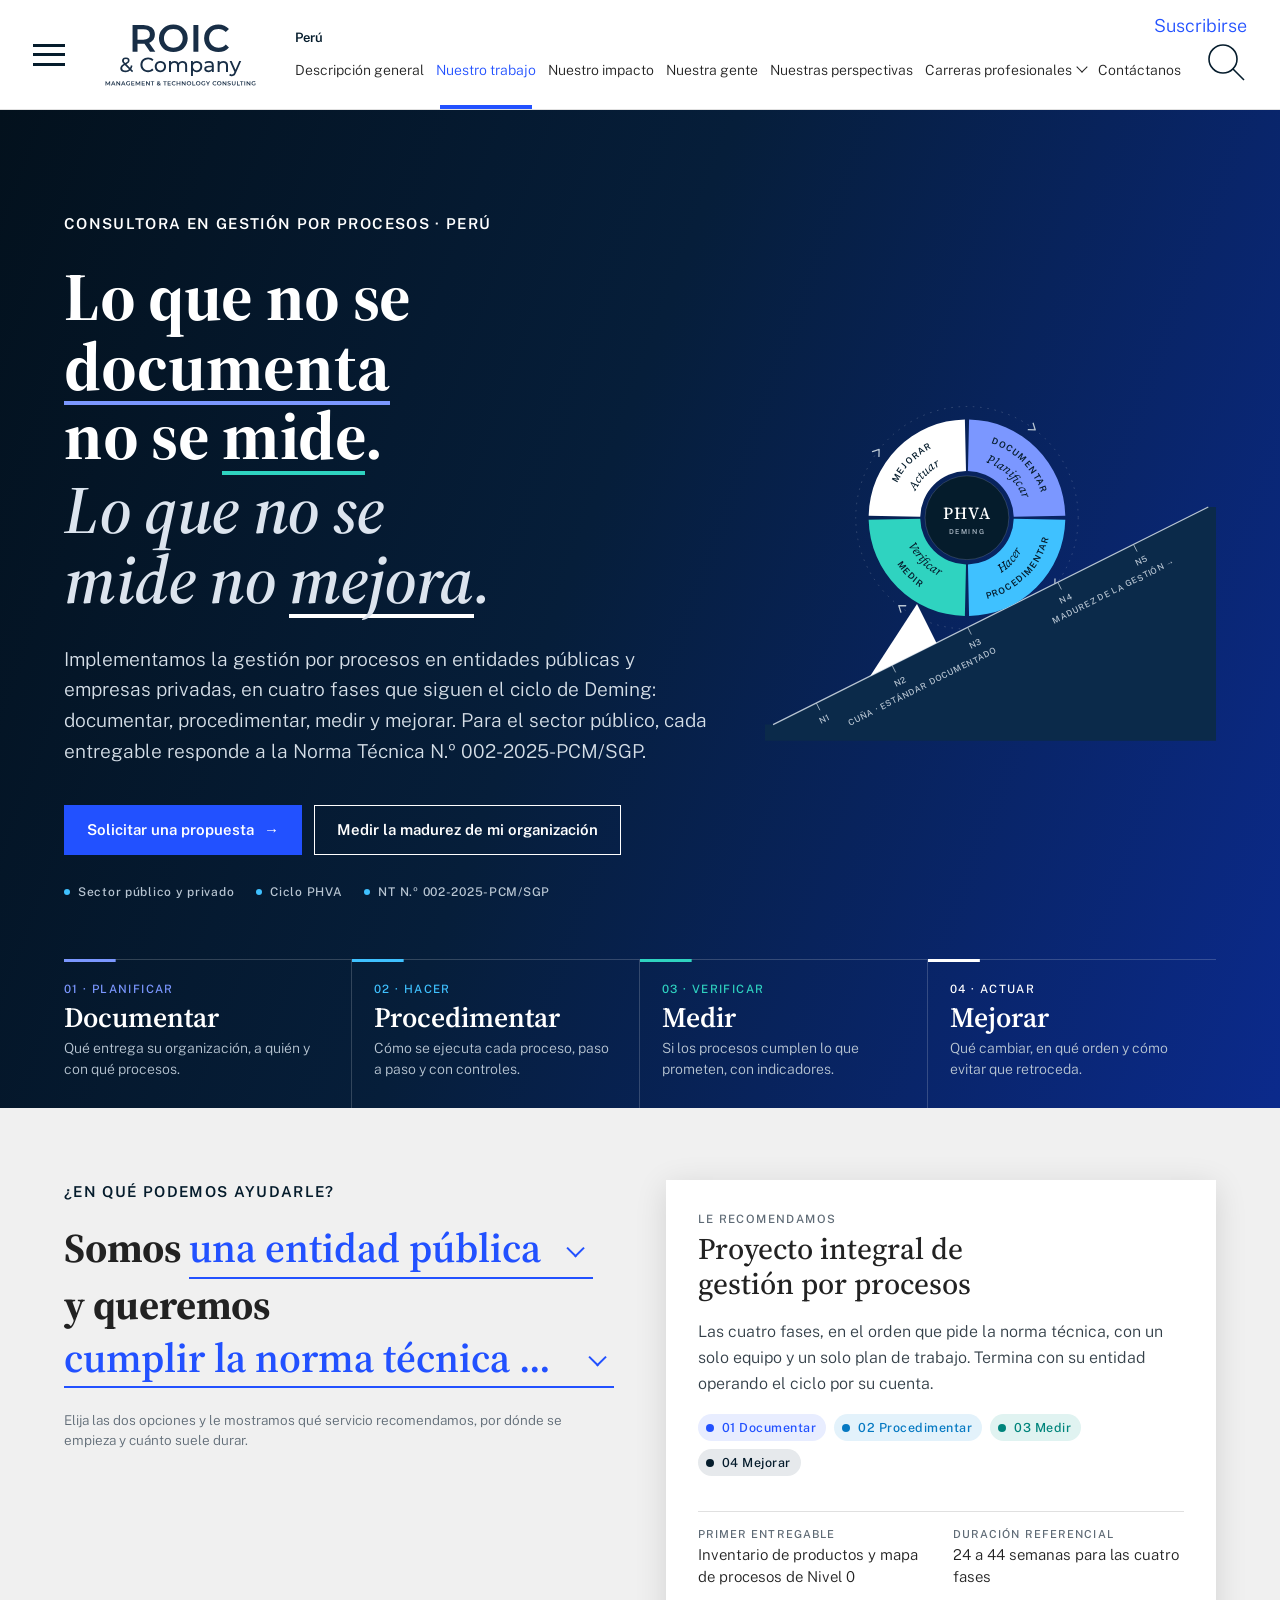
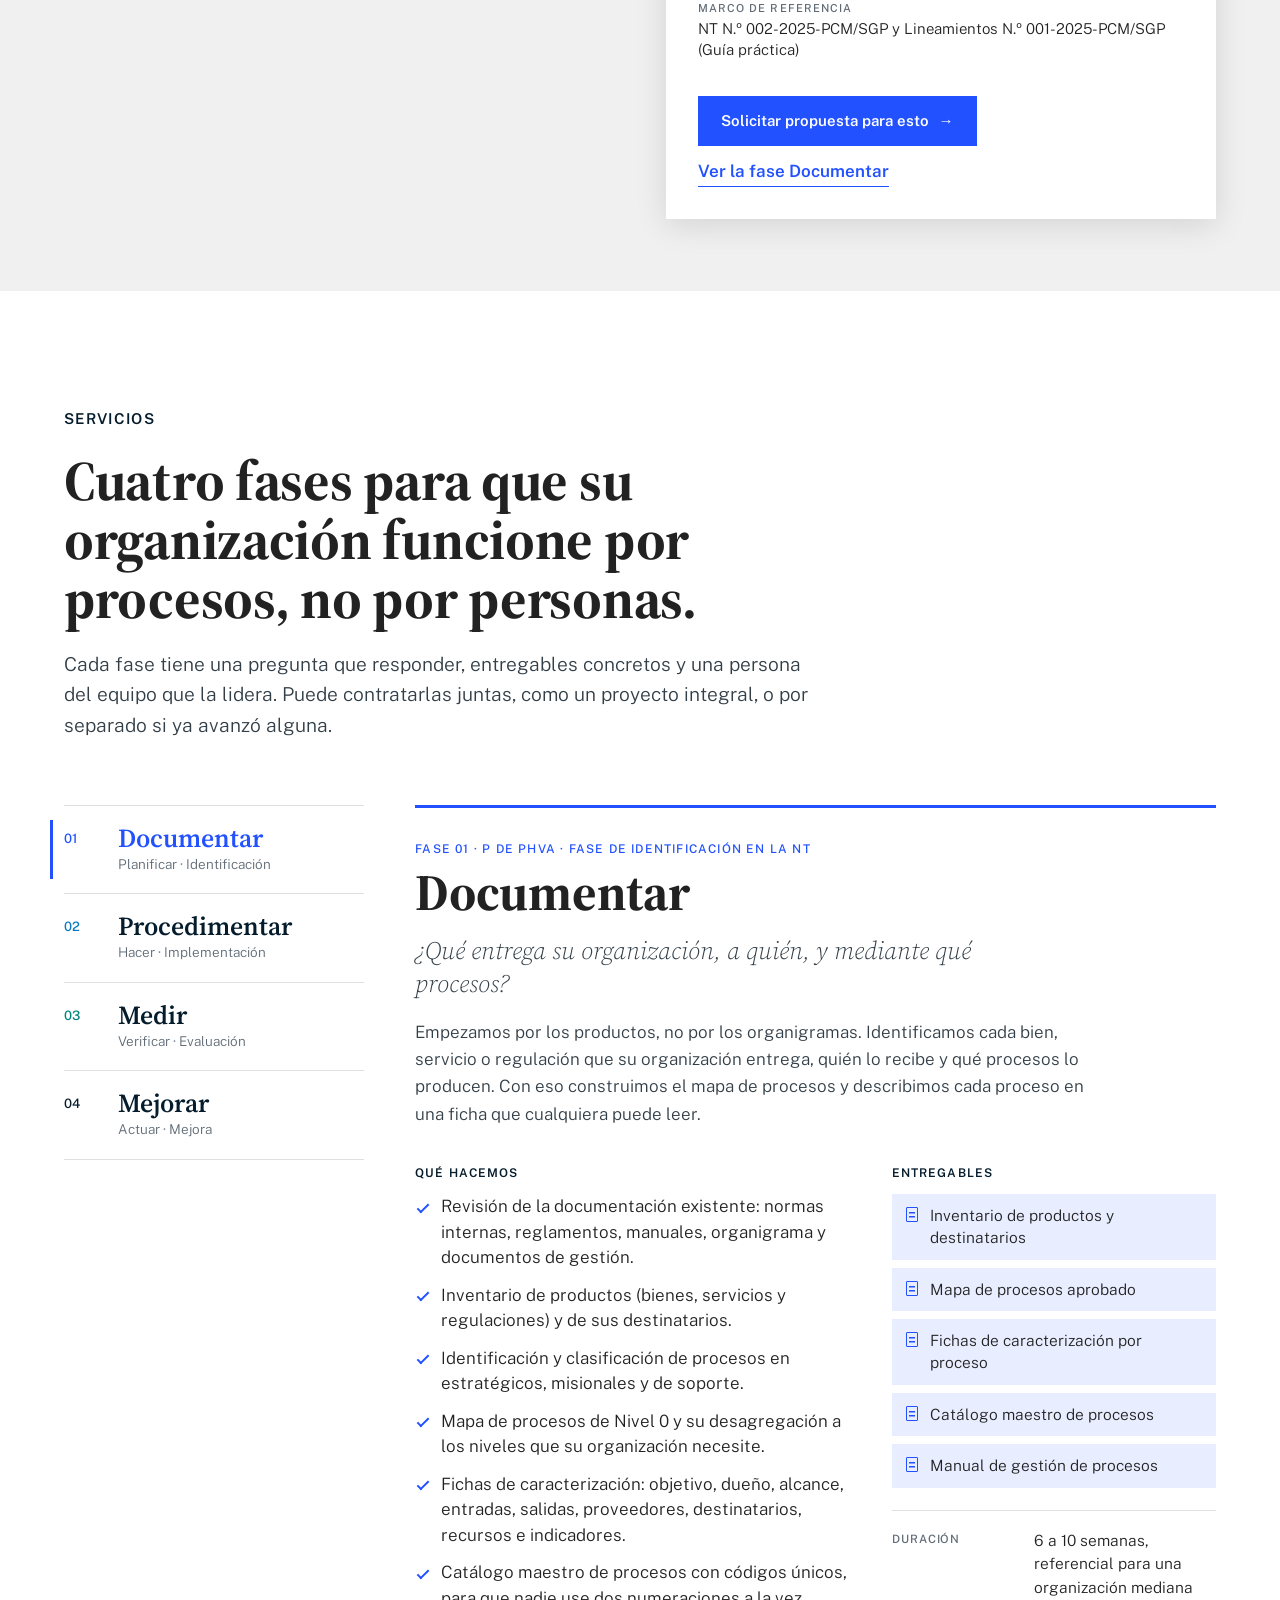
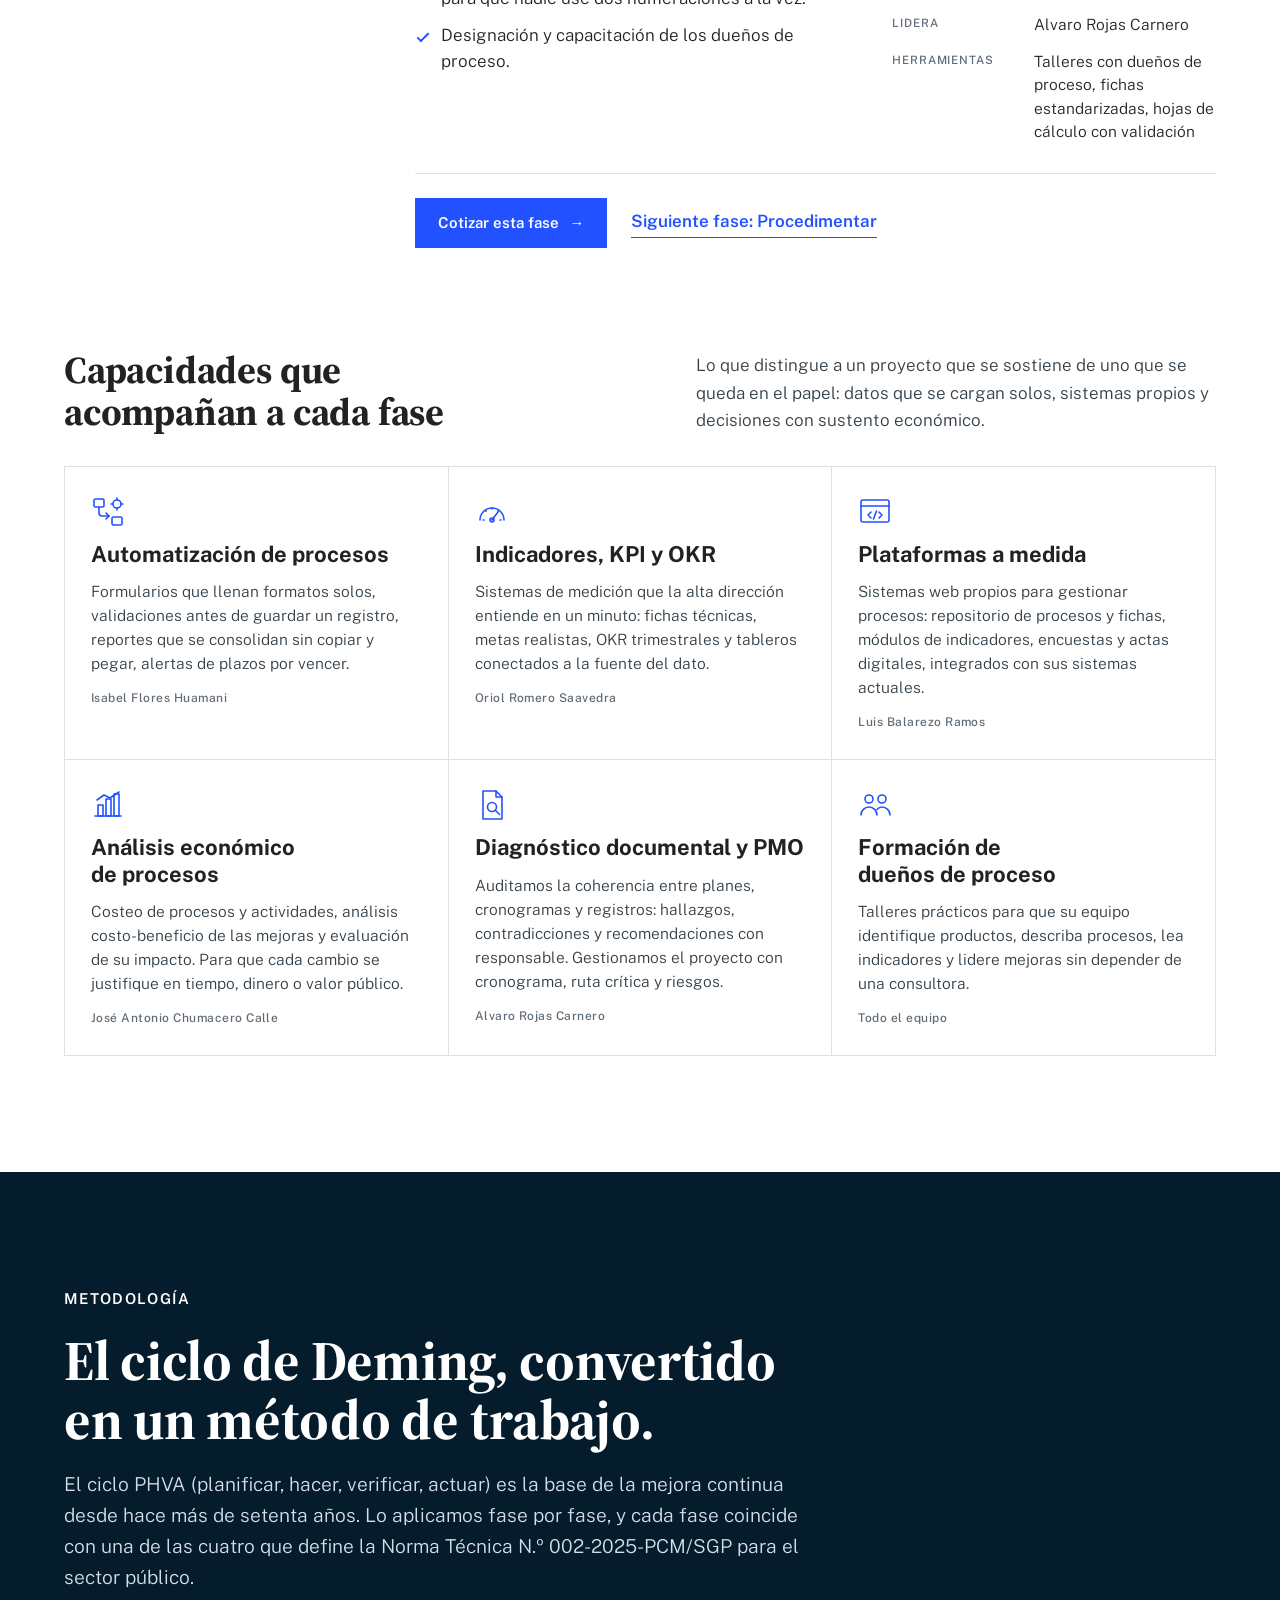
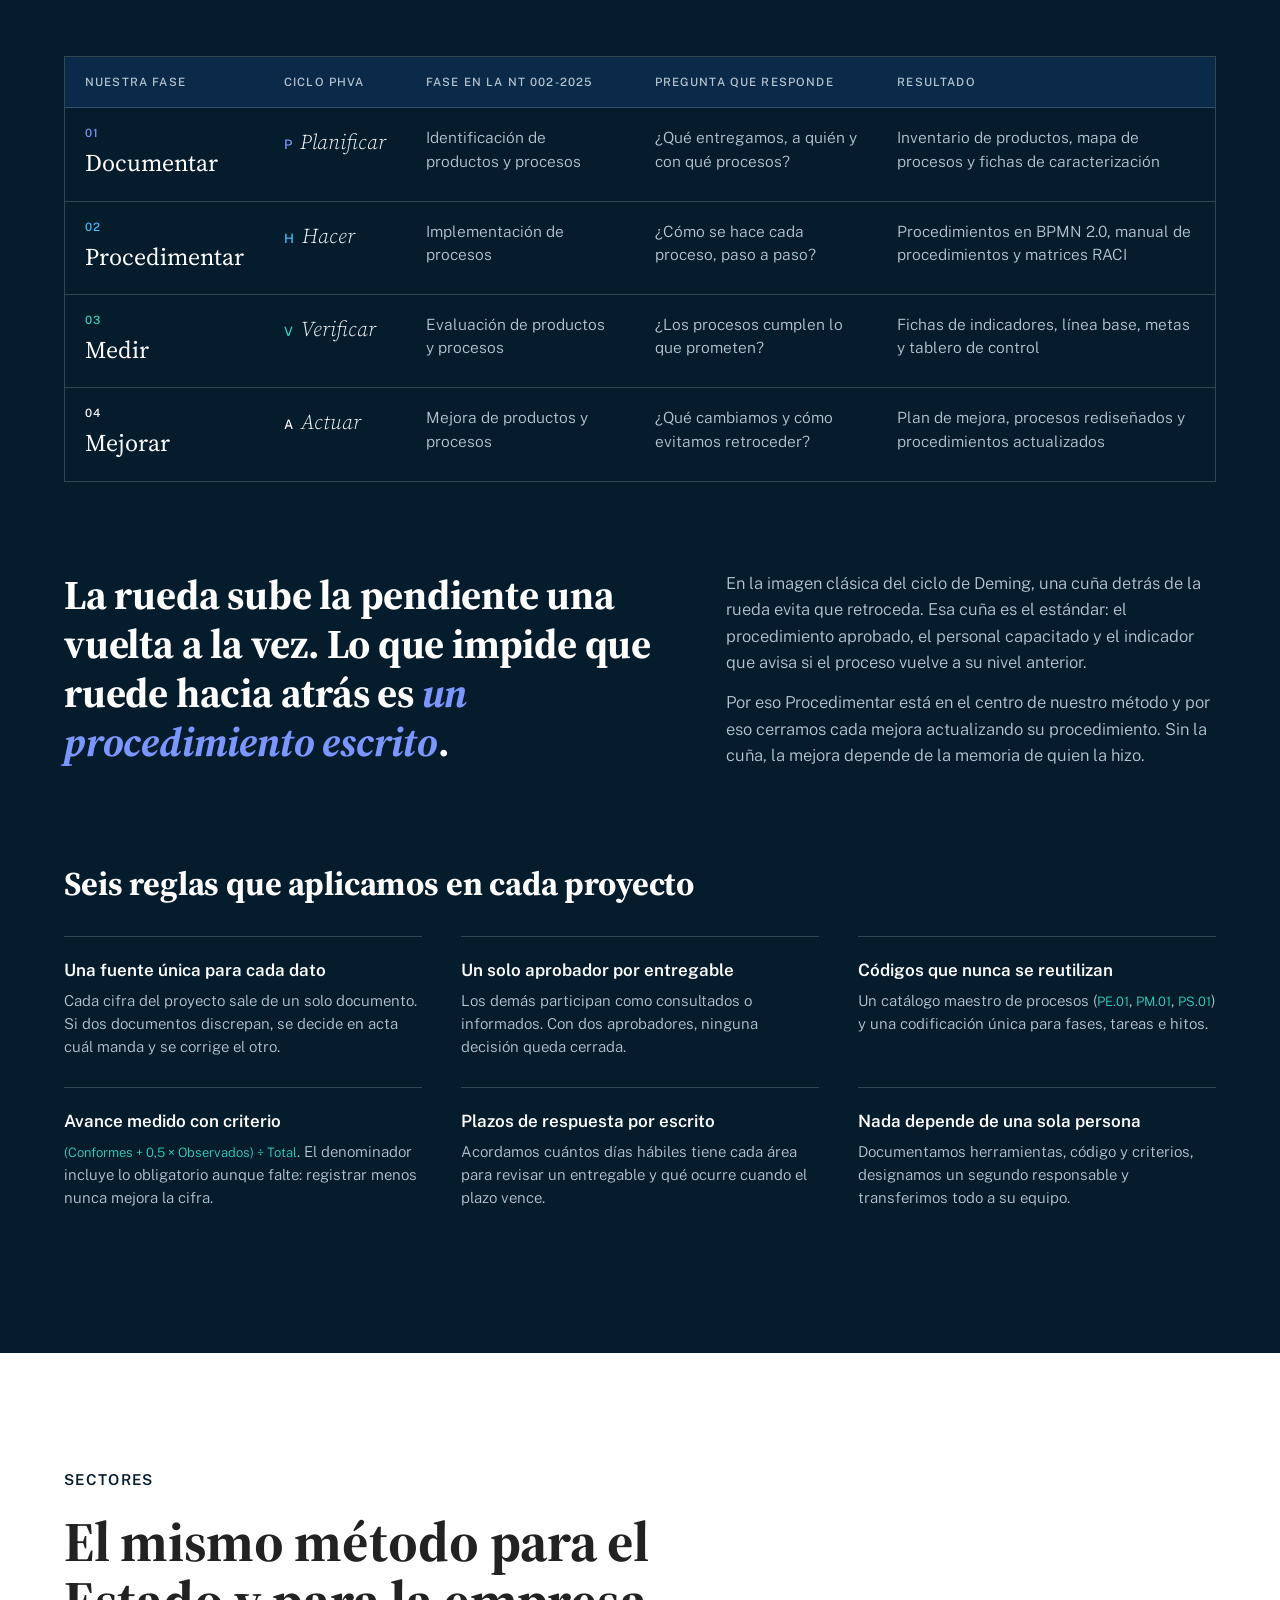
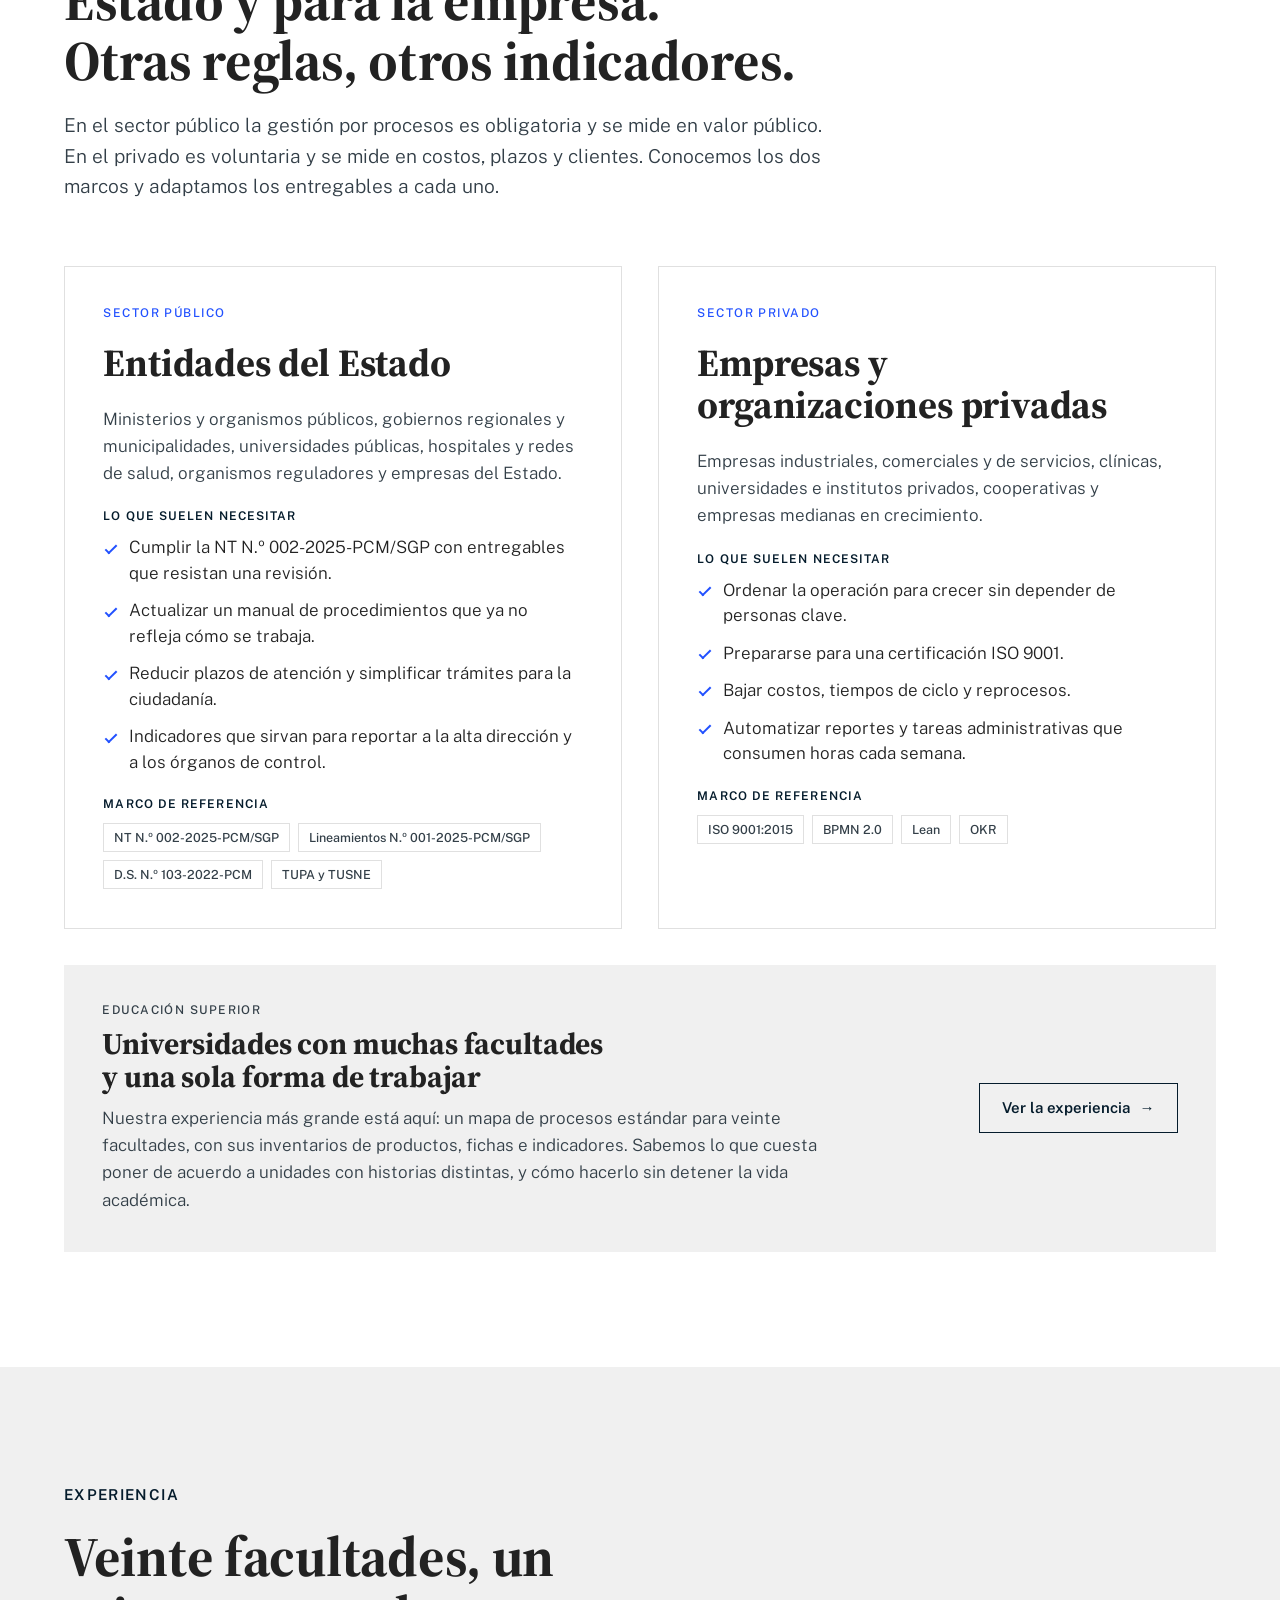
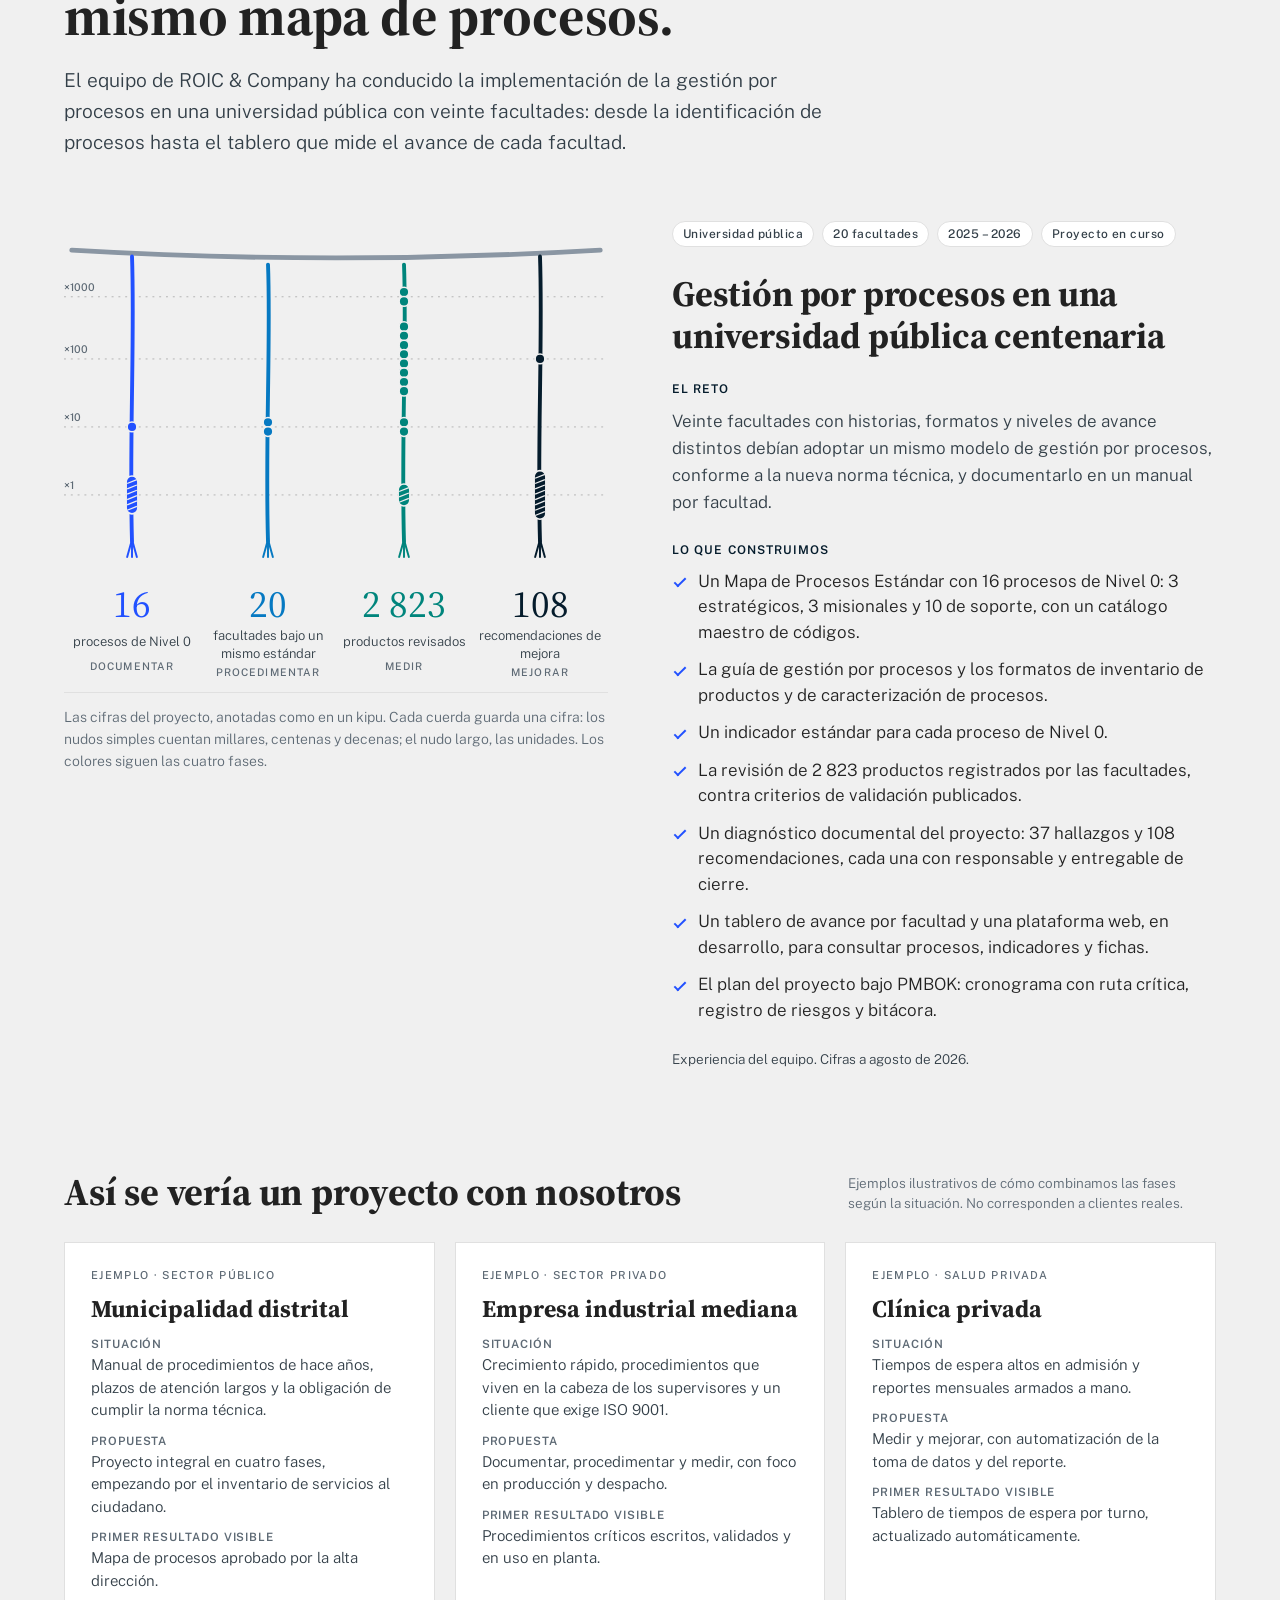
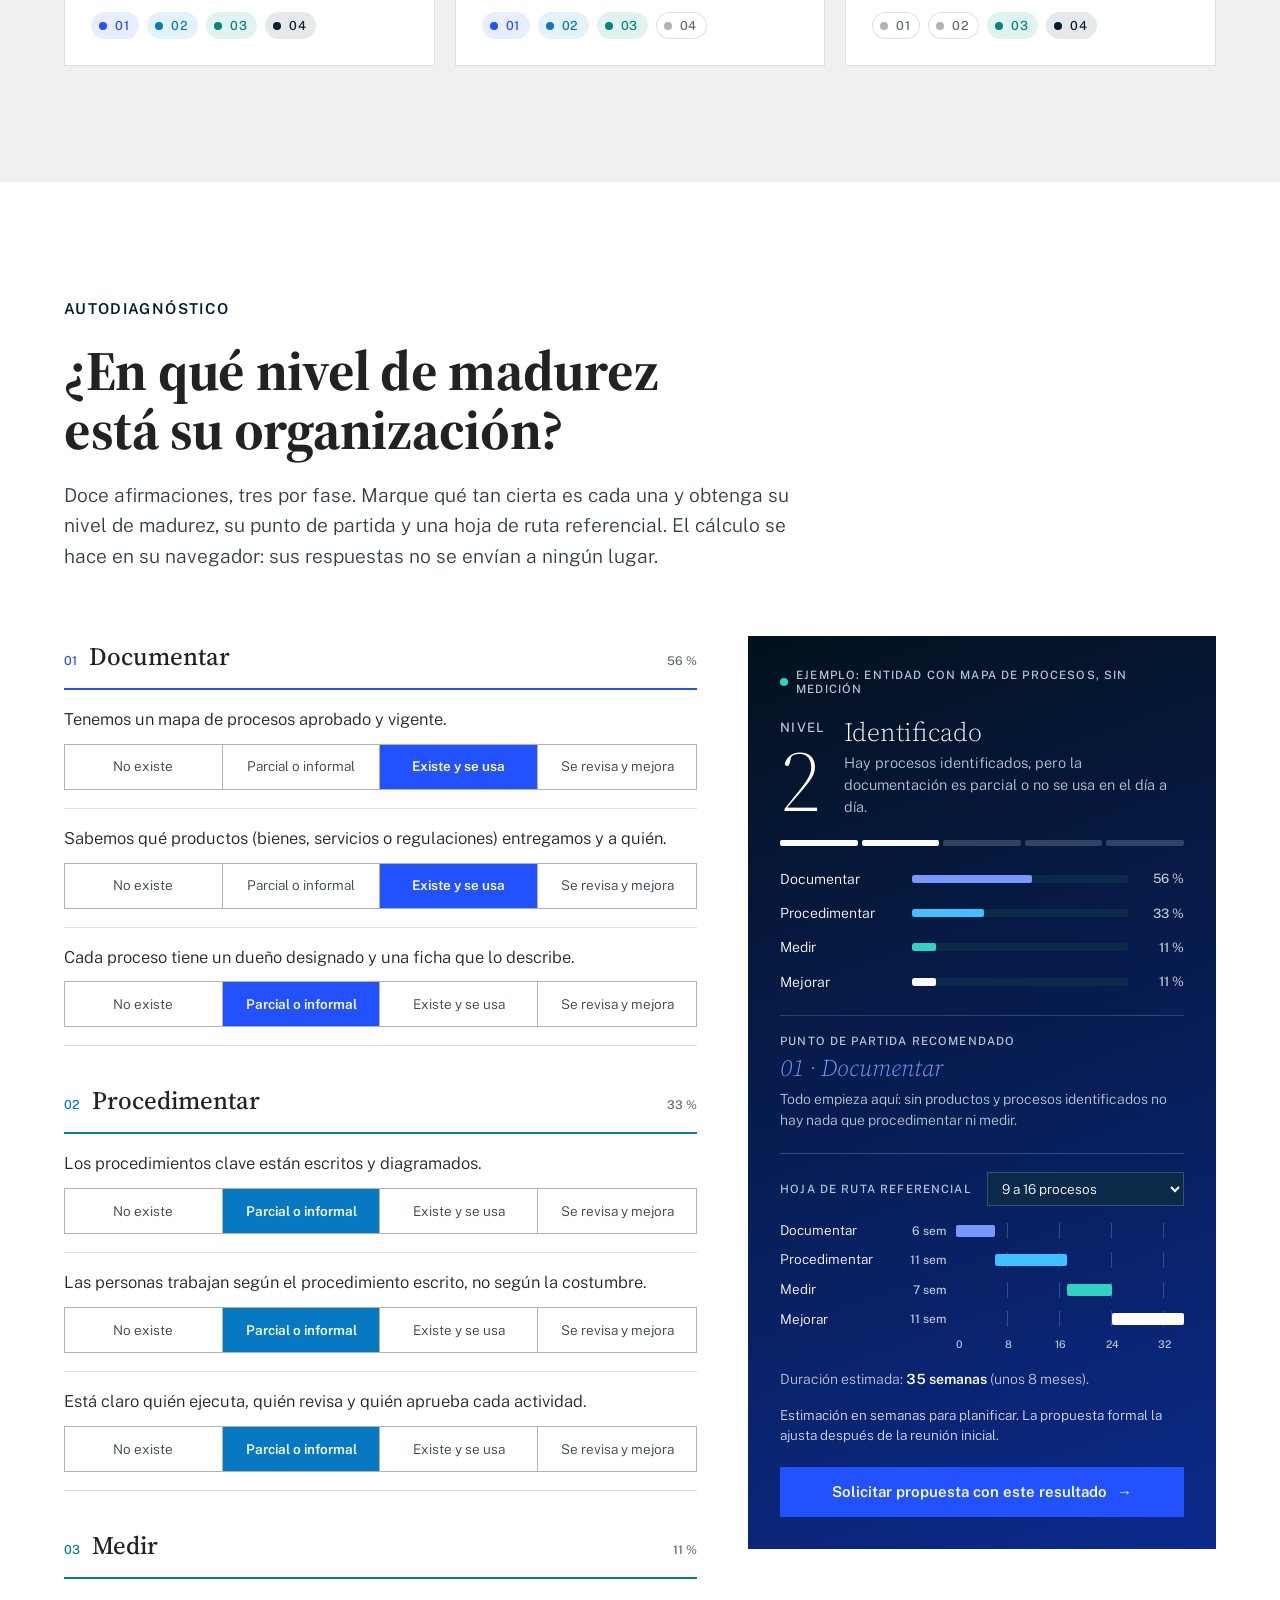
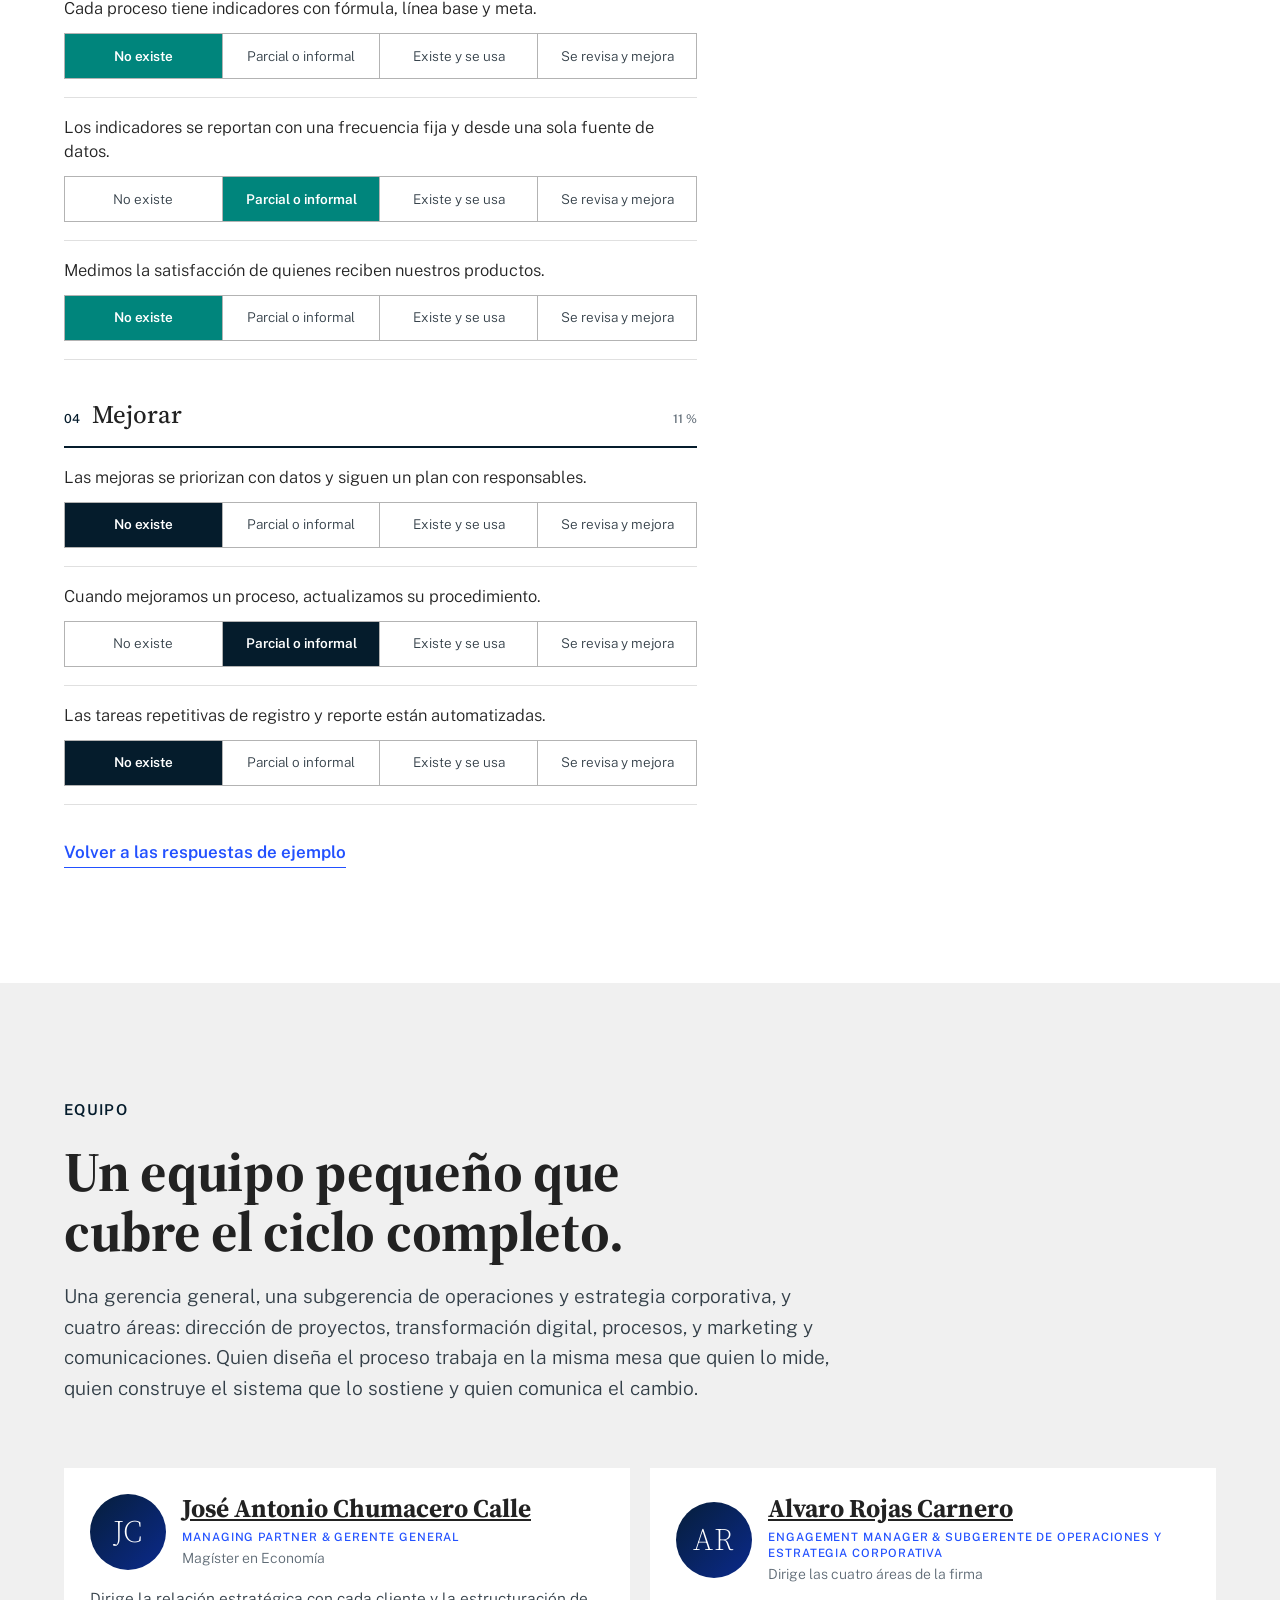
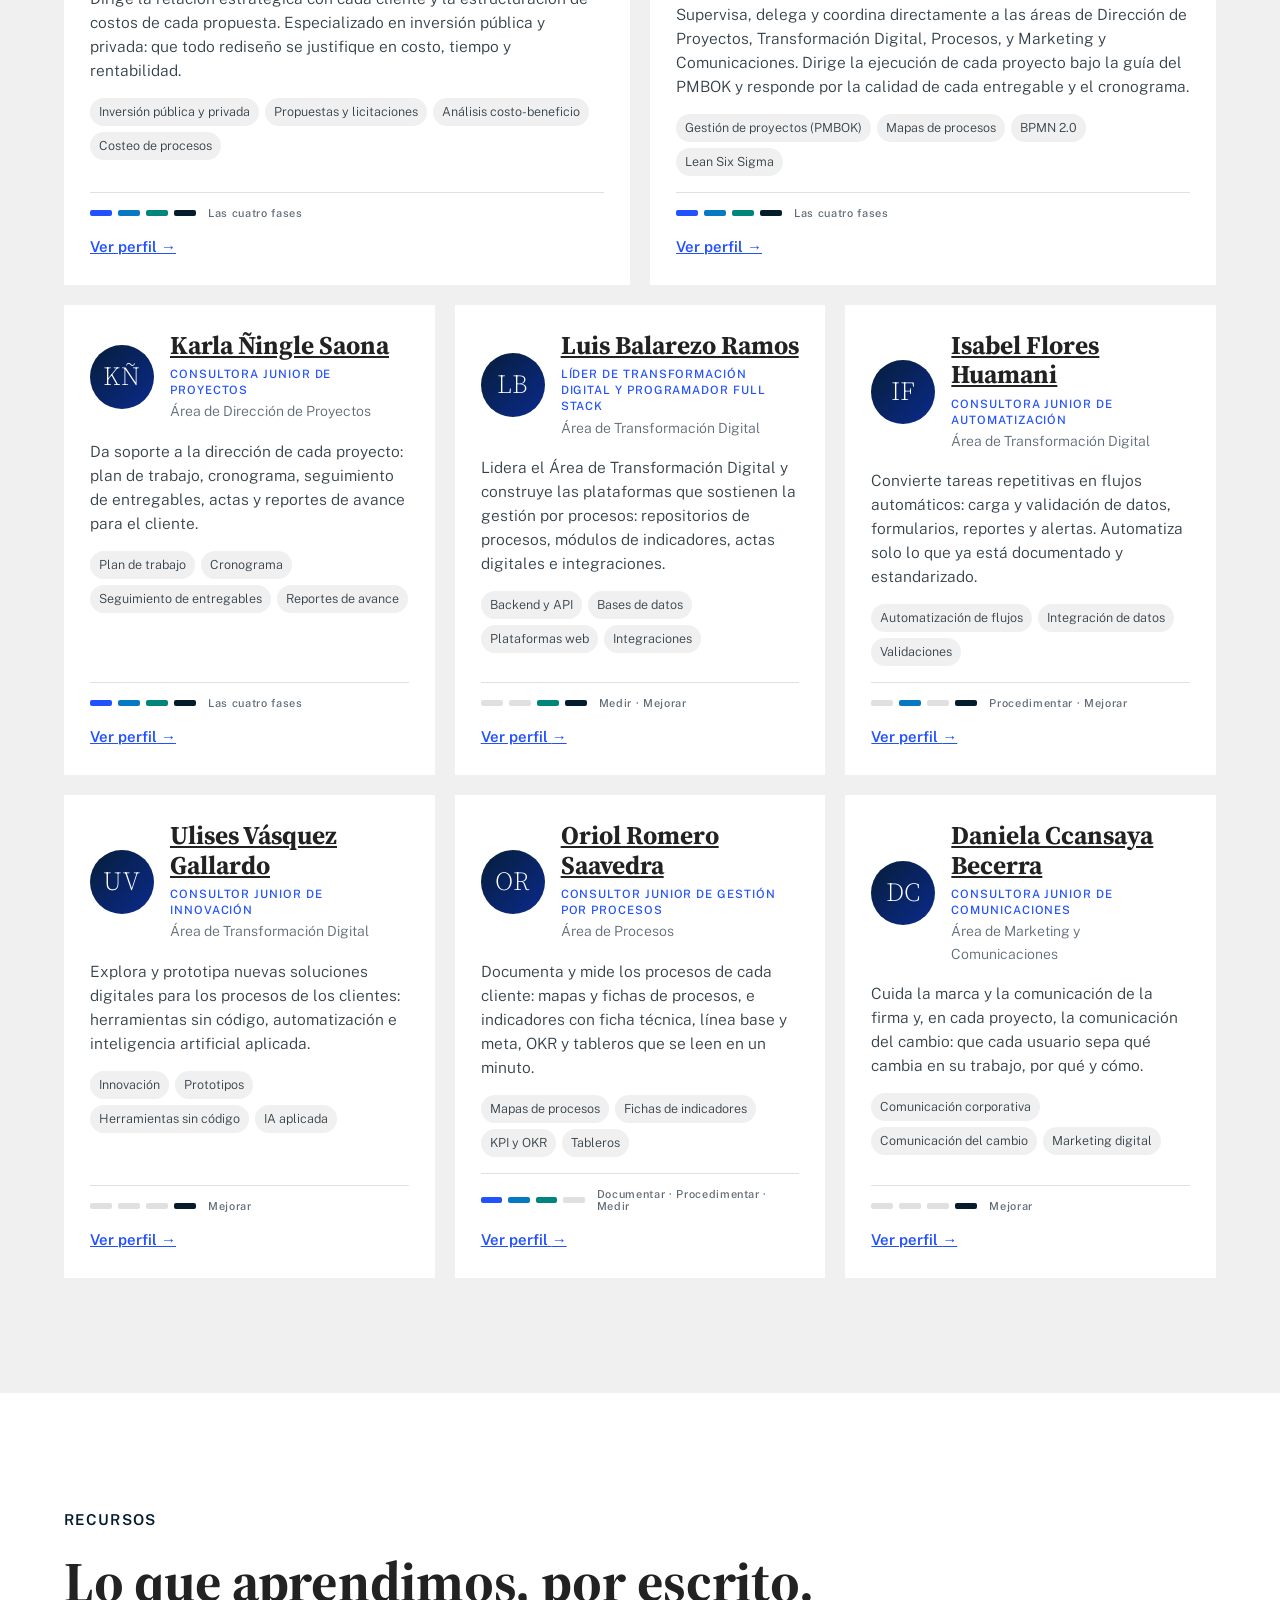
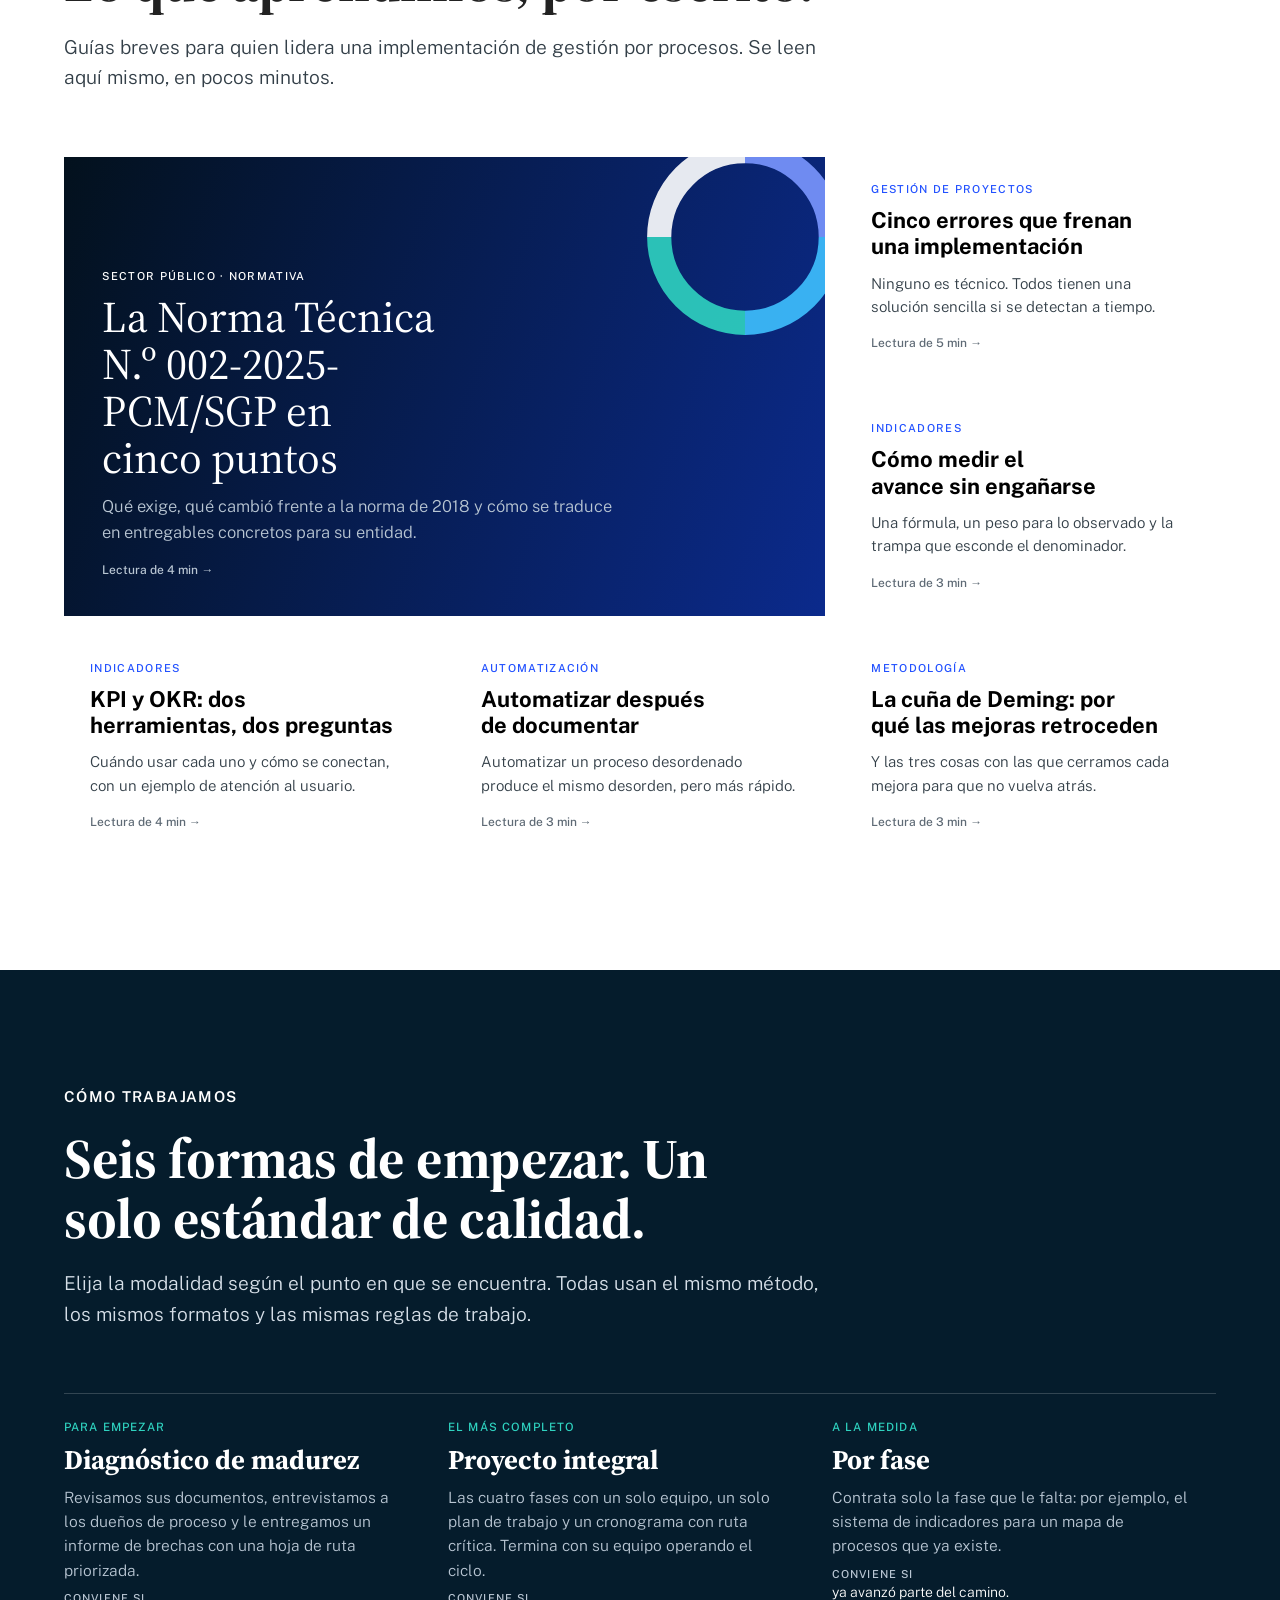
<file: servicios.html>
<!doctype html>
<html lang="es">
<head>
<meta charset="utf-8">
<meta name="viewport" content="width=device-width,initial-scale=1,viewport-fit=cover">
<title>Servicios · ROIC &amp; Company</title>
<meta name="description" content="Consultora peruana en gestión por procesos para entidades públicas y empresas privadas. Documentar, procedimentar, medir y mejorar: el ciclo de Deming aplicado a su organización, alineado con la Norma Técnica N.º 002-2025-PCM/SGP.">
<meta name="theme-color" content="#FFFFFF">
<meta property="og:type" content="website">
<meta property="og:image" content="media/roic-logo.png">
<meta property="og:locale" content="es_PE">
<meta property="og:title" content="ROIC &amp; Company · Management &amp; Technology Consulting">
<meta property="og:description" content="Documentar, procedimentar, medir y mejorar. Implementamos la gestión por procesos en entidades públicas y empresas privadas.">
<link rel="icon" type="image/svg+xml" href="media/roic-icono.svg">
<link rel="icon" type="image/png" sizes="256x256" href="media/roic-icono.png">
<link rel="apple-touch-icon" href="media/roic-icono.png">
<link rel="preconnect" href="https://fonts.googleapis.com">
<link rel="preconnect" href="https://fonts.gstatic.com" crossorigin>
<link rel="stylesheet" href="https://fonts.googleapis.com/css2?family=Source+Serif+4:ital,opsz,wght@0,8..60,400;0,8..60,600;0,8..60,700;1,8..60,400;1,8..60,600&family=Public+Sans:wght@300;400;500;600;700&display=swap">
<script type="application/ld+json">
{
  "@context": "https://schema.org",
  "@type": "ProfessionalService",
  "name": "ROIC & Company",
  "slogan": "Management & Technology Consulting",
  "logo": "media/roic-logo.png",
  "image": "media/roic-logo.svg",
  "description": "Consultora en gestión por procesos para entidades públicas y empresas privadas: documentar, procedimentar, medir y mejorar.",
  "areaServed": "PE",
  "address": {"@type": "PostalAddress", "addressLocality": "Lima", "addressCountry": "PE"},
  "knowsAbout": ["Gestión por procesos", "Ciclo de Deming PHVA", "Norma Técnica N.º 002-2025-PCM/SGP", "BPMN 2.0", "Indicadores KPI", "OKR", "Automatización de procesos", "ISO 9001"],
  "employee": [
    {"@type": "Person", "name": "José Antonio Chumacero Calle", "jobTitle": "Managing Partner & Gerente General", "honorificSuffix": "Magíster en Economía"},
    {"@type": "Person", "name": "Alvaro Rojas Carnero", "jobTitle": "Engagement Manager & Subgerente de Operaciones y Estrategia Corporativa"},
    {"@type": "Person", "name": "Karla Ñingle Saona", "jobTitle": "Consultora Junior de Proyectos"},
    {"@type": "Person", "name": "Luis Balarezo Ramos", "jobTitle": "Líder de Transformación Digital y Programador Full Stack"},
    {"@type": "Person", "name": "Isabel Flores Huamani", "jobTitle": "Consultora Junior de Automatización"},
    {"@type": "Person", "name": "Ulises Vásquez Gallardo", "jobTitle": "Consultor Junior de Innovación"},
    {"@type": "Person", "name": "Oriol Romero Saavedra", "jobTitle": "Consultor Junior de Gestión por Procesos"},
    {"@type": "Person", "name": "Daniela Ccansaya Becerra", "jobTitle": "Consultora Junior de Comunicaciones"}
  ]
}
</script>
<style>
/* Layout: editorial consultancy. An ink band opens with the Deming wheel climbing the slope of maturity; white reading sections follow on a wide grid; four natural-dye colours (indigo, chilca green, q'olle ochre, cochineal) mark Documentar · Procedimentar · Medir · Mejorar wherever they appear. */
:root{
  --bg:#FFFFFF; --bg-alt:#F1F4F7; --surface:#FFFFFF;
  --fg:#0F1B26; --fg-2:#3F4C59; --fg-3:#64717F;
  --line:#DCE2E8; --line-2:#BAC4CE;
  --accent:#A3123A; --accent-hi:#83102E; --accent-soft:#F8E8ED; --on-accent:#FFFFFF;
  --p1:#3341A6; --p2:#0D7566; --p3:#946100; --p4:#A3123A; --on-p:#FFFFFF;
  --p1-soft:#E9EBF8; --p2-soft:#E0F1ED; --p3-soft:#F6EEDC; --p4-soft:#F8E8ED;
  --band:#0D1A26; --band-2:#16283A; --band-fg:#F2F5F8; --band-fg-2:#A9B7C5; --band-line:rgba(242,245,248,.15);
  --b1:#8E9AF5; --b2:#43C9B2; --b3:#E9B64C; --b4:#F2607F;
  --shadow:0 1px 2px rgba(15,27,38,.06),0 12px 32px -8px rgba(15,27,38,.16);
  --f-display:"Newsreader","Iowan Old Style","Palatino Linotype",Georgia,serif;
  --f-body:"Schibsted Grotesk","Helvetica Neue",Arial,sans-serif;
  --f-mono:"IBM Plex Mono",ui-monospace,SFMono-Regular,Menlo,Consolas,monospace;
  --wrap:1240px; --gut:clamp(16px,4vw,44px); --r:4px; --hdr:68px;
}
*,*::before,*::after{box-sizing:border-box}
html{scroll-behavior:smooth;scroll-padding-top:calc(var(--hdr) + 16px);-webkit-text-size-adjust:100%}
body{margin:0;background:var(--bg);color:var(--fg);font-family:var(--f-body);font-size:17px;line-height:1.6;-webkit-font-smoothing:antialiased}
img,svg{max-width:100%}
a{color:inherit}
h1,h2,h3,h4{margin:0;font-weight:500;text-wrap:balance}
p{margin:0}
ul,ol{margin:0;padding:0;list-style:none}
button,input,select,textarea{font:inherit;color:inherit}
:focus-visible{outline:2px solid var(--accent);outline-offset:3px}
.band :focus-visible,.hdr :focus-visible{outline-color:var(--b4)}
[hidden]{display:none!important}
.wrap{max-width:var(--wrap);margin-inline:auto;padding-inline:var(--gut)}
.vh{position:absolute!important;width:1px;height:1px;overflow:hidden;clip:rect(0 0 0 0);white-space:nowrap}
.skip{position:absolute;left:16px;top:-60px;z-index:200;background:var(--accent);color:var(--on-accent);padding:10px 16px;text-decoration:none;font-weight:600;border-radius:var(--r)}
.skip:focus{top:10px}
.num{font-variant-numeric:tabular-nums}

/* ---------- Type ---------- */
.eyebrow{font-family:var(--f-mono);font-size:12px;font-weight:500;letter-spacing:.14em;text-transform:uppercase;color:var(--fg-3);display:flex;align-items:center;gap:12px}
.eyebrow::before{content:"";width:24px;height:2px;background:var(--accent);flex:0 0 24px}
.band .eyebrow{color:var(--band-fg-2)}
.band .eyebrow::before{background:var(--b4)}
.h2{font-family:var(--f-display);font-size:clamp(34px,4.4vw,56px);line-height:1.06;letter-spacing:-.018em;font-weight:400}
.h2 em{font-style:italic}
.lead{font-size:clamp(17px,1.5vw,20px);line-height:1.6;color:var(--fg-2);max-width:64ch}
.band .lead{color:var(--band-fg-2)}
.fine{font-size:13.5px;line-height:1.5;color:var(--fg-3)}
.band .fine{color:var(--band-fg-2)}
.sec{padding-block:clamp(72px,9vw,128px)}
.sec-head{display:grid;gap:20px;max-width:860px;margin-bottom:clamp(40px,5vw,64px)}
.alt{background:var(--bg-alt)}
.band{background:var(--band);color:var(--band-fg)}

/* ---------- Buttons & links ---------- */
.btn{display:inline-flex;align-items:center;justify-content:center;gap:10px;font:600 15px/1.2 var(--f-body);padding:15px 22px;border-radius:var(--r);text-decoration:none;border:1px solid transparent;cursor:pointer;transition:background-color .2s,color .2s,border-color .2s}
.btn .arr{transition:transform .2s;display:inline-block}
.btn:hover .arr{transform:translateX(3px)}
.btn-primary{background:var(--accent);color:var(--on-accent)}
.btn-primary:hover{background:var(--accent-hi)}
.btn-ghost{background:transparent;color:var(--fg);border-color:var(--line-2)}
.btn-ghost:hover{border-color:var(--fg)}
.band .btn-primary,.hdr .btn-primary{background:var(--b4);color:var(--band)}
.band .btn-primary:hover,.hdr .btn-primary:hover{background:var(--band-fg)}
.band .btn-ghost{color:var(--band-fg);border-color:var(--band-line)}
.band .btn-ghost:hover{border-color:var(--band-fg)}
.link{display:inline-flex;align-items:center;gap:8px;font-weight:600;color:var(--accent);text-decoration:none;border:0;background:none;padding:0 0 2px;cursor:pointer;box-shadow:inset 0 -1px 0 currentColor}
.link:hover{color:var(--accent-hi)}
.band .link{color:var(--b4)}

/* ---------- Header ---------- */
.hdr{position:sticky;top:env(safe-area-inset-top,0px);z-index:60;background:var(--band);color:var(--band-fg);border-bottom:1px solid var(--band-line);transition:box-shadow .25s}
.hdr.scrolled{box-shadow:0 10px 30px -12px rgba(0,0,0,.45)}
.hdr-in{display:flex;align-items:center;gap:20px;height:var(--hdr)}
.brand{display:flex;align-items:center;gap:12px;text-decoration:none;color:inherit;flex:0 0 auto}
.brand svg{width:32px;height:32px;flex:0 0 32px}
.brand-txt{display:grid;line-height:1}
.brand-name{font-family:var(--f-display);font-size:26px;letter-spacing:.01em}
.brand-sub{font-family:var(--f-mono);font-size:9.5px;letter-spacing:.17em;text-transform:uppercase;color:var(--band-fg-2);margin-top:4px}
.nav{display:flex;align-items:center;gap:2px;margin-left:auto}
.nav a,.nav>button{font:500 14.5px/1 var(--f-body);color:var(--band-fg);text-decoration:none;background:none;border:0;padding:11px 12px;cursor:pointer;border-radius:3px;display:inline-flex;align-items:center;gap:6px;white-space:nowrap}
.nav a:hover,.nav>button:hover,.nav>button[aria-expanded="true"]{background:var(--band-2)}
.nav a.is-active{box-shadow:inset 0 -2px 0 var(--b4)}
.chev{width:9px;height:9px;border-right:1.5px solid currentColor;border-bottom:1.5px solid currentColor;transform:translateY(-2px) rotate(45deg);transition:transform .2s}
[aria-expanded="true"] .chev{transform:translateY(1px) rotate(-135deg)}
.hdr-cta{margin-left:10px;padding:12px 16px;font-size:14px}
.menu-btn{display:none;margin-left:auto;background:none;border:1px solid var(--band-line);color:var(--band-fg);border-radius:var(--r);padding:10px 14px;font:600 14px/1 var(--f-body);cursor:pointer;align-items:center;gap:10px}
.burger{width:18px;height:12px;position:relative;display:inline-block}
.burger::before,.burger::after,.burger i{content:"";position:absolute;left:0;right:0;height:1.5px;background:currentColor;transition:transform .2s,opacity .2s}
.burger::before{top:0}.burger i{top:5px}.burger::after{bottom:0}
[aria-expanded="true"] .burger::before{transform:translateY(5px) rotate(45deg)}
[aria-expanded="true"] .burger i{opacity:0}
[aria-expanded="true"] .burger::after{transform:translateY(-5.5px) rotate(-45deg)}

.mega{position:absolute;left:0;right:0;top:100%;background:var(--band-2);border-bottom:1px solid var(--band-line);box-shadow:0 30px 60px -20px rgba(0,0,0,.5)}
.mega-in{display:grid;grid-template-columns:repeat(4,minmax(0,1fr)) minmax(0,1.15fr);gap:0;padding-block:32px 36px}
.mega-ph{padding:4px 22px 4px 0;margin-right:22px;border-right:1px solid var(--band-line);text-decoration:none;color:inherit;display:grid;gap:8px;align-content:start}
.mega-ph:hover .mega-name{color:var(--c)}
.mega-k{font:500 11.5px var(--f-mono);letter-spacing:.12em;color:var(--c);text-transform:uppercase}
.mega-name{font-family:var(--f-display);font-size:24px;transition:color .2s}
.mega-ph p{font-size:14px;line-height:1.5;color:var(--band-fg-2)}
.mega-side{display:grid;gap:14px;align-content:start}
.mega-side h4{font:500 11.5px var(--f-mono);letter-spacing:.12em;text-transform:uppercase;color:var(--band-fg-2)}
.mega-side ul{display:grid;gap:4px}
.mega-side a{text-decoration:none;font-size:15px}
.mega-side a:hover{color:var(--b4)}
.mega-feat{margin-top:6px;padding:16px 18px;border:1px solid var(--band-line);border-radius:var(--r);text-decoration:none;display:grid;gap:4px}
.mega-feat strong{font-family:var(--f-display);font-weight:500;font-size:19px}
.mega-feat span{font-size:13.5px;color:var(--band-fg-2)}
.mega-feat:hover{border-color:var(--b4)}

.mnav{position:fixed;left:0;right:0;bottom:0;top:calc(var(--hdr) + env(safe-area-inset-top,0px));z-index:59;background:var(--band);color:var(--band-fg);overflow-y:auto;padding-bottom:env(safe-area-inset-bottom,0px)}
.mnav-in{display:grid;gap:4px;padding-block:20px 40px}
.mnav a{font-family:var(--f-display);font-size:28px;text-decoration:none;padding:8px 0;border-bottom:1px solid var(--band-line)}
.mnav .mnav-ph{display:grid;grid-template-columns:repeat(2,minmax(0,1fr));gap:8px;padding-block:12px}
.mnav .mnav-ph a{font-family:var(--f-body);font-size:16px;font-weight:600;border:1px solid var(--band-line);border-radius:var(--r);padding:12px 14px;display:flex;gap:10px;align-items:center}
.mnav .mnav-ph a::before{content:"";width:10px;height:10px;border-radius:50%;background:var(--c);flex:0 0 10px}
.mnav .btn{margin-top:18px;font-family:var(--f-body)}
@media (max-width:1120px){.nav,.hdr-cta{display:none}.menu-btn{display:inline-flex}}

/* ---------- Hero ---------- */
.hero{position:relative;overflow:hidden}
.hero-in{display:grid;grid-template-columns:minmax(0,1.18fr) minmax(0,.82fr);gap:clamp(24px,4vw,64px);align-items:center;padding-block:clamp(56px,8vw,104px) clamp(36px,5vw,60px)}
.hero h1{font-family:var(--f-display);font-weight:400;font-size:clamp(40px,5.3vw,76px);line-height:1.02;letter-spacing:-.028em}
.hero h1 .l1,.hero h1 .l2{display:block}
.hero h1 .l2{font-style:italic;color:var(--band-fg-2);margin-top:.08em}
.hero h1 u{text-decoration:none;background-image:linear-gradient(var(--c),var(--c));background-repeat:no-repeat;background-size:100% .07em;background-position:0 92%}
.hero .lead{margin-top:30px;max-width:54ch}
.hero-ctas{display:flex;flex-wrap:wrap;gap:12px;margin-top:38px}
.hero-meta{margin-top:30px;display:flex;flex-wrap:wrap;gap:8px 22px;font:500 12px var(--f-mono);letter-spacing:.06em;color:var(--band-fg-2)}
.hero-meta span{display:inline-flex;align-items:center;gap:8px}
.hero-meta span::before{content:"";width:6px;height:6px;border-radius:50%;background:var(--b2)}
.hero-art{position:relative;min-width:0}
.wheel{display:block;width:100%;height:auto}
.w-ground{fill:var(--band-2)}
.w-ramp{stroke:var(--band-fg-2);stroke-width:1.5}
.w-tick{stroke:var(--band-fg-2);stroke-width:1}
.w-lvl,.w-ramp-l,.w-wedge-l{fill:var(--band-fg-2);font:500 10.5px var(--f-mono);letter-spacing:.1em}
.w-wedge{fill:var(--band-fg)}
.w-ring{transform-origin:250.6px 183.3px;animation:spin 70s linear infinite}
.w-ring-c{fill:none;stroke:var(--band-line);stroke-width:1.2;stroke-dasharray:2 7}
.w-chev{fill:none;stroke:var(--band-fg-2);stroke-width:1.6;stroke-linecap:round;stroke-linejoin:round}
.w-seg.p1{fill:var(--b1)}.w-seg.p2{fill:var(--b2)}.w-seg.p3{fill:var(--b3)}.w-seg.p4{fill:var(--b4)}
.w-name{fill:var(--band);font:600 11px var(--f-mono);letter-spacing:.13em}
.w-verb{fill:var(--band);font:italic 400 15px var(--f-display)}
.w-hub{fill:var(--band);stroke:var(--band-line)}
.w-hub-t{fill:var(--band-fg);font:500 21px var(--f-display);letter-spacing:.08em}
.w-hub-s{fill:var(--band-fg-2);font:500 8.5px var(--f-mono);letter-spacing:.24em}
@keyframes spin{to{transform:rotate(360deg)}}
@keyframes rise{from{opacity:0;transform:translateY(14px)}to{opacity:1;transform:none}}
.hero h1 .l1{animation:rise .7s cubic-bezier(.2,.7,.2,1) both}
.hero h1 .l2{animation:rise .7s .12s cubic-bezier(.2,.7,.2,1) both}
.hero .lead,.hero-ctas{animation:rise .7s .24s cubic-bezier(.2,.7,.2,1) both}

.phase-strip{display:grid;grid-template-columns:repeat(4,minmax(0,1fr));border-top:1px solid var(--band-line)}
.ps{position:relative;display:grid;gap:6px;align-content:start;padding:22px 22px 28px;border-right:1px solid var(--band-line);text-decoration:none;color:inherit;transition:background-color .2s}
.ps:first-child{padding-left:0}
.ps:last-child{border-right:0}
.ps::before{content:"";position:absolute;left:0;right:0;top:-1px;height:3px;background:var(--c);transform:scaleX(.18);transform-origin:left;transition:transform .35s cubic-bezier(.2,.7,.2,1)}
.ps:hover::before,.ps:focus-visible::before{transform:scaleX(1)}
.ps-k{font:500 11.5px var(--f-mono);letter-spacing:.12em;text-transform:uppercase;color:var(--c)}
.ps-name{font-family:var(--f-display);font-size:clamp(22px,2.2vw,28px);line-height:1.1}
.ps-d{font-size:14px;line-height:1.5;color:var(--band-fg-2)}
@media (max-width:960px){
  .hero-in{grid-template-columns:minmax(0,1fr)}
  .hero-art{max-width:560px}
  .phase-strip{grid-template-columns:repeat(2,minmax(0,1fr))}
  .ps:nth-child(2){border-right:0}
  .ps:nth-child(3){padding-left:0}
  .ps:nth-child(-n+2){border-bottom:1px solid var(--band-line)}
}
@media (max-width:480px){.ps{padding:18px 14px 22px}.ps:nth-child(odd){padding-left:0}}

/* ---------- Helper (¿en qué podemos ayudarle?) ---------- */
.helper{padding-block:clamp(44px,6vw,72px)}
.helper-grid{display:grid;grid-template-columns:minmax(0,1fr) minmax(0,1fr);gap:clamp(28px,4vw,64px);align-items:start}
.helper-sentence{font-family:var(--f-display);font-size:clamp(24px,3.2vw,42px);line-height:1.3;letter-spacing:-.01em;margin-top:18px}
.sel{position:relative;display:inline-block;max-width:100%;vertical-align:baseline}
.sel select{width:auto;appearance:none;-webkit-appearance:none;background:transparent;border:0;border-bottom:2px solid var(--accent);border-radius:0;color:var(--accent);font:italic 400 1em/1.25 var(--f-display);padding:0 1.1em 2px 0;cursor:pointer;max-width:100%;text-overflow:ellipsis}
.sel select:hover{border-bottom-color:var(--fg)}
.sel::after{content:"";position:absolute;right:.25em;top:50%;width:.32em;height:.32em;border-right:2px solid var(--accent);border-bottom:2px solid var(--accent);transform:translateY(-70%) rotate(45deg);pointer-events:none}
.sel option{font-style:normal;color:var(--fg);background:var(--surface);font-family:var(--f-body);font-size:16px}
.helper-out{background:var(--surface);border:1px solid var(--line);border-radius:var(--r);box-shadow:var(--shadow);padding:clamp(22px,3vw,32px);display:grid;gap:18px}
.ho-k{font:500 11.5px var(--f-mono);letter-spacing:.12em;text-transform:uppercase;color:var(--fg-3)}
.ho-t{font-family:var(--f-display);font-size:clamp(24px,2.4vw,30px);line-height:1.15;margin-top:6px}
.ho-d{color:var(--fg-2);font-size:16px}
.chips{display:flex;flex-wrap:wrap;gap:8px}
.chip{display:inline-flex;align-items:center;gap:8px;font:500 12.5px var(--f-mono);letter-spacing:.04em;padding:6px 10px 6px 8px;border-radius:100px;background:var(--cs);color:var(--c)}
.chip::before{content:"";width:8px;height:8px;border-radius:50%;background:var(--c)}
.chip.off{background:transparent;color:var(--fg-3);box-shadow:inset 0 0 0 1px var(--line)}
.chip.off::before{background:var(--line-2)}
.ho-facts{display:grid;grid-template-columns:repeat(2,minmax(0,1fr));gap:14px 24px;border-top:1px solid var(--line);padding-top:16px}
.ho-facts dt{font:500 11px var(--f-mono);letter-spacing:.1em;text-transform:uppercase;color:var(--fg-3)}
.ho-facts dd{margin:4px 0 0;font-size:15px;line-height:1.45}
.ho-facts .wide{grid-column:1/-1}
.ho-actions{display:flex;flex-wrap:wrap;gap:12px 20px;align-items:center}
@media (max-width:900px){.helper-grid{grid-template-columns:minmax(0,1fr)}}

/* ---------- Services ---------- */
.svc{display:grid;grid-template-columns:minmax(220px,300px) minmax(0,1fr);gap:clamp(24px,4vw,56px);align-items:start}
.svc-tabs{display:grid;gap:0;position:sticky;top:calc(var(--hdr) + 24px);border-top:1px solid var(--line)}
.tab{display:grid;grid-template-columns:44px minmax(0,1fr);grid-template-rows:auto auto;column-gap:10px;text-align:left;background:none;border:0;border-bottom:1px solid var(--line);padding:18px 12px 18px 0;cursor:pointer;position:relative;color:var(--fg-2)}
.tab::before{content:"";position:absolute;left:-14px;top:14px;bottom:14px;width:3px;background:var(--c);transform:scaleY(0);transition:transform .25s}
.tab .t-n{grid-row:1/3;font:500 13px var(--f-mono);color:var(--c);padding-top:7px}
.tab .t-name{font-family:var(--f-display);font-size:26px;line-height:1.15;color:var(--fg)}
.tab .t-sub{font-size:13.5px;color:var(--fg-3)}
.tab:hover .t-name{color:var(--c)}
.tab[aria-selected="true"]::before{transform:scaleY(1)}
.tab[aria-selected="true"] .t-name{color:var(--c)}
.panel{border-top:3px solid var(--c);padding-top:clamp(22px,3vw,34px)}
.panel-k{font:500 12px var(--f-mono);letter-spacing:.1em;text-transform:uppercase;color:var(--c)}
.panel h3{font-family:var(--f-display);font-weight:400;font-size:clamp(36px,4vw,54px);line-height:1.05;letter-spacing:-.015em;margin-top:10px}
.panel-q{font-family:var(--f-display);font-style:italic;font-size:clamp(20px,2vw,25px);line-height:1.35;color:var(--fg-2);margin-top:14px;max-width:46ch}
.panel-intro{margin-top:18px;color:var(--fg-2);max-width:68ch}
.panel-grid{display:grid;grid-template-columns:minmax(0,1.15fr) minmax(0,.85fr);gap:clamp(24px,3vw,44px);margin-top:clamp(28px,3vw,40px)}
.panel h4,.cap h4,.sector h4,.case h4{font:600 12px var(--f-mono);letter-spacing:.12em;text-transform:uppercase;color:var(--fg-3);margin-bottom:14px}
.ticks{display:grid;gap:12px}
.ticks li{position:relative;padding-left:26px;line-height:1.5}
.ticks li::before{content:"";position:absolute;left:2px;top:.55em;width:12px;height:6px;border-left:2px solid var(--c,var(--accent));border-bottom:2px solid var(--c,var(--accent));transform:rotate(-45deg)}
.deliv{display:grid;gap:8px}
.deliv li{display:flex;gap:12px;align-items:flex-start;background:var(--cs);border-radius:var(--r);padding:11px 14px;font-size:15.5px;line-height:1.4}
.deliv li::before{content:"";flex:0 0 12px;height:15px;margin-top:2px;border:1.5px solid var(--c);border-radius:1px;background:linear-gradient(var(--c),var(--c)) 2px 4px/6px 1.5px no-repeat,linear-gradient(var(--c),var(--c)) 2px 8px/6px 1.5px no-repeat}
.facts{display:grid;gap:14px;margin:22px 0 0;border-top:1px solid var(--line);padding-top:18px}
.facts div{display:grid;grid-template-columns:130px minmax(0,1fr);gap:12px}
.facts dt{font:500 11.5px var(--f-mono);letter-spacing:.08em;text-transform:uppercase;color:var(--fg-3);padding-top:3px}
.facts dd{margin:0;font-size:15.5px;line-height:1.5}
.panel-foot{display:flex;flex-wrap:wrap;gap:12px 24px;align-items:center;margin-top:30px;padding-top:24px;border-top:1px solid var(--line)}
@media (max-width:960px){
  .svc{grid-template-columns:minmax(0,1fr)}
  .svc-tabs{position:static;display:flex;overflow-x:auto;border:0;gap:8px;padding-bottom:4px;scrollbar-width:thin}
  .tab{flex:0 0 auto;grid-template-columns:auto auto;grid-template-rows:auto;border:1px solid var(--line);border-radius:100px;padding:10px 16px;align-items:center}
  .tab::before{display:none}
  .tab .t-n{grid-row:auto;padding:0}
  .tab .t-name{font-size:18px}
  .tab .t-sub{display:none}
  .tab[aria-selected="true"]{background:var(--c);border-color:var(--c)}
  .tab[aria-selected="true"] .t-name,.tab[aria-selected="true"] .t-n{color:var(--on-p)}
  .panel-grid{grid-template-columns:minmax(0,1fr)}
}
@media (max-width:480px){.facts div{grid-template-columns:minmax(0,1fr);gap:2px}}

.caps{margin-top:clamp(64px,8vw,104px)}
.caps-head{display:flex;flex-wrap:wrap;justify-content:space-between;align-items:end;gap:16px 40px;margin-bottom:32px}
.caps-head h3{font-family:var(--f-display);font-weight:400;font-size:clamp(28px,3vw,38px);line-height:1.1;max-width:22ch}
.caps-head p{max-width:52ch;color:var(--fg-2)}
.caps-grid{display:grid;grid-template-columns:repeat(3,minmax(0,1fr));border-top:1px solid var(--line);border-left:1px solid var(--line)}
.cap{padding:28px 26px 30px;border-right:1px solid var(--line);border-bottom:1px solid var(--line);display:grid;gap:12px;align-content:start;transition:background-color .2s}
.cap:hover{background:var(--bg-alt)}
.cap svg{width:34px;height:34px;stroke:var(--accent);fill:none;stroke-width:1.6;stroke-linecap:round;stroke-linejoin:round}
.cap h3{font-family:var(--f-display);font-weight:500;font-size:23px;line-height:1.2}
.cap p{font-size:15.5px;line-height:1.55;color:var(--fg-2)}
.cap .who{font:500 12px var(--f-mono);letter-spacing:.04em;color:var(--fg-3);margin-top:4px}
@media (max-width:960px){.caps-grid{grid-template-columns:repeat(2,minmax(0,1fr))}}
@media (max-width:600px){.caps-grid{grid-template-columns:minmax(0,1fr)}}

/* ---------- Method ---------- */
.mtable-wrap{overflow-x:auto;border:1px solid var(--band-line);border-radius:var(--r)}
.mtable{width:100%;border-collapse:collapse;min-width:820px}
.mtable th,.mtable td{text-align:left;padding:18px 20px;border-bottom:1px solid var(--band-line);vertical-align:top}
.mtable thead th{font:500 11.5px var(--f-mono);letter-spacing:.1em;text-transform:uppercase;color:var(--band-fg-2);background:var(--band-2)}
.mtable tbody tr:last-child td,.mtable tbody tr:last-child th{border-bottom:0}
.mtable tbody th{font-family:var(--f-display);font-weight:400;font-size:24px;white-space:nowrap}
.mtable tbody th small{display:block;font:500 11.5px var(--f-mono);letter-spacing:.1em;color:var(--c);margin-bottom:4px}
.mtable td{font-size:15.5px;line-height:1.5;color:var(--band-fg-2)}
.mtable td.phva{font-family:var(--f-display);font-style:italic;font-size:21px;color:var(--band-fg)}
.mtable td.phva b{font-style:normal;font-family:var(--f-mono);font-size:13px;font-weight:500;color:var(--c);margin-right:8px}
.wedge-note{display:grid;grid-template-columns:minmax(0,1.1fr) minmax(0,.9fr);gap:clamp(28px,5vw,80px);align-items:center;margin-top:clamp(56px,7vw,88px)}
.quote{font-family:var(--f-display);font-size:clamp(28px,3.2vw,42px);line-height:1.2;letter-spacing:-.01em}
.quote em{color:var(--b4)}
.wedge-note p.body{color:var(--band-fg-2);font-size:16.5px}
.wedge-note .body+.body{margin-top:14px}
.rules{margin-top:clamp(56px,7vw,88px)}
.rules h3{font-family:var(--f-display);font-weight:400;font-size:clamp(26px,2.6vw,34px);margin-bottom:26px}
.rules-grid{display:grid;grid-template-columns:repeat(3,minmax(0,1fr));gap:0 clamp(24px,3vw,44px)}
.rule{border-top:1px solid var(--band-line);padding-block:22px 28px;display:grid;gap:8px;align-content:start}
.rule h4{font-family:var(--f-body);font-weight:600;font-size:17px;line-height:1.3}
.rule p{font-size:15px;line-height:1.55;color:var(--band-fg-2)}
.rule code{font-family:var(--f-mono);font-size:13px;color:var(--b3)}
@media (max-width:900px){.wedge-note{grid-template-columns:minmax(0,1fr)}.rules-grid{grid-template-columns:repeat(2,minmax(0,1fr))}}
@media (max-width:600px){.rules-grid{grid-template-columns:minmax(0,1fr)}}

/* ---------- Sectors ---------- */
.sectors{display:grid;grid-template-columns:repeat(2,minmax(0,1fr));gap:clamp(20px,3vw,36px)}
.sector{border:1px solid var(--line);border-radius:var(--r);padding:clamp(24px,3vw,40px);display:grid;gap:22px;align-content:start;background:var(--surface)}
.sector-k{font:500 12px var(--f-mono);letter-spacing:.12em;text-transform:uppercase;color:var(--accent)}
.sector h3{font-family:var(--f-display);font-weight:400;font-size:clamp(30px,3vw,40px);line-height:1.1}
.sector .who{color:var(--fg-2)}
.sector h4{margin-bottom:12px}
.ref{display:flex;flex-wrap:wrap;gap:8px}
.ref span{font:500 12.5px var(--f-mono);padding:6px 10px;border:1px solid var(--line);border-radius:var(--r);color:var(--fg-2)}
.edu{grid-column:1/-1;display:grid;grid-template-columns:minmax(0,1fr) auto;gap:16px 32px;align-items:center;background:var(--bg-alt);border:0}
.edu p{color:var(--fg-2);max-width:72ch}
.edu h3{font-size:clamp(24px,2.4vw,30px)}
@media (max-width:860px){.sectors{grid-template-columns:minmax(0,1fr)}.edu{grid-template-columns:minmax(0,1fr)}}

/* ---------- Experience ---------- */
.case{display:grid;grid-template-columns:minmax(0,1fr) minmax(0,1fr);gap:clamp(28px,5vw,80px);align-items:start}
.kipu{display:grid;gap:14px}
.kipu-svg{display:block;width:100%;height:auto}
.k-main{fill:none;stroke:var(--fg-3);stroke-width:5;stroke-linecap:round}
.k-guide{stroke:var(--line-2);stroke-width:1;stroke-dasharray:2 5}
.k-pv{fill:var(--fg-3);font:500 11px var(--f-mono)}
.k-cord{fill:none;stroke-width:4;stroke-linecap:round}
.k-tassel{stroke-width:2;stroke-linecap:round}
.c-k1{stroke:var(--p1)}.c-k2{stroke:var(--p2)}.c-k3{stroke:var(--p3)}.c-k4{stroke:var(--p4)}
.f-k1{fill:var(--p1)}.f-k2{fill:var(--p2)}.f-k3{fill:var(--p3)}.f-k4{fill:var(--p4)}
.k-knot{stroke:var(--bg-alt);stroke-width:1.6}
.k-turn{stroke:var(--bg-alt);stroke-width:1.3}
.k-labels{display:grid;grid-template-columns:repeat(4,minmax(0,1fr));text-align:center}
.k-labels li{display:grid;gap:4px;padding-inline:4px}
.k-labels b{font-family:var(--f-display);font-weight:400;font-size:clamp(26px,3vw,38px);line-height:1;color:var(--c)}
.k-labels span{font-size:13px;line-height:1.35;color:var(--fg-2)}
.k-labels i{font:500 10.5px var(--f-mono);font-style:normal;letter-spacing:.1em;text-transform:uppercase;color:var(--fg-3)}
.kipu figcaption{font-size:14px;line-height:1.55;color:var(--fg-3);border-top:1px solid var(--line);padding-top:14px}
.case-card{display:grid;gap:26px}
.case-meta{display:flex;flex-wrap:wrap;gap:8px}
.case-meta span{font:500 12px var(--f-mono);letter-spacing:.04em;padding:5px 10px;border-radius:100px;background:var(--surface);border:1px solid var(--line);color:var(--fg-2)}
.case-card h3{font-family:var(--f-display);font-weight:400;font-size:clamp(28px,2.8vw,36px);line-height:1.15}
.case-card p{color:var(--fg-2)}
.case h4{margin-bottom:12px}
.scen-head{margin-top:clamp(64px,8vw,104px);display:flex;flex-wrap:wrap;justify-content:space-between;align-items:end;gap:12px 40px;margin-bottom:28px}
.scen-head h3{font-family:var(--f-display);font-weight:400;font-size:clamp(28px,3vw,38px);line-height:1.1}
.scen{display:grid;grid-template-columns:repeat(3,minmax(0,1fr));gap:20px}
.scen article{background:var(--surface);border:1px solid var(--line);border-radius:var(--r);padding:26px;display:flex;flex-direction:column;gap:14px}
.scen article .chips{margin-top:auto;padding-top:6px}
.scen .tag{font:500 11px var(--f-mono);letter-spacing:.12em;text-transform:uppercase;color:var(--fg-3)}
.scen h4{font-family:var(--f-display);font-weight:500;font-size:24px;line-height:1.2}
.scen dl{display:grid;gap:12px;margin:0}
.scen dt{font:600 11.5px var(--f-mono);letter-spacing:.08em;text-transform:uppercase;color:var(--fg-3)}
.scen dd{margin:3px 0 0;font-size:15px;line-height:1.5;color:var(--fg-2)}
@media (max-width:960px){.case{grid-template-columns:minmax(0,1fr)}.scen{grid-template-columns:minmax(0,1fr)}}
@media (max-width:520px){.k-labels{grid-template-columns:repeat(2,minmax(0,1fr));gap:16px 12px;text-align:left}.k-labels li{border-left:3px solid var(--c);padding-left:10px}.k-labels span{font-size:13px}}
@media (max-width:400px){.brand-sub{display:none}.menu-btn{padding:10px 12px}}

/* ---------- Diagnostic ---------- */
.diag{display:grid;grid-template-columns:minmax(0,1.15fr) minmax(0,.85fr);gap:clamp(28px,4vw,56px);align-items:start}
.qgroup{margin-bottom:34px}
.qgroup-h{display:flex;align-items:baseline;gap:12px;padding-bottom:12px;border-bottom:2px solid var(--c)}
.qgroup-h b{font:500 12.5px var(--f-mono);color:var(--c)}
.qgroup-h h3{font-family:var(--f-display);font-weight:500;font-size:25px}
.qgroup-h span{margin-left:auto;font:500 12px var(--f-mono);color:var(--fg-3)}
.q{border:0;margin:0;padding:18px 0;border-bottom:1px solid var(--line);min-width:0}
.q legend{float:left;width:100%;padding:0 0 12px;font-size:16.5px;line-height:1.45}
.seg{clear:both;display:grid;grid-template-columns:repeat(4,minmax(0,1fr));border:1px solid var(--line-2);border-radius:var(--r);overflow:hidden}
.seg label{position:relative;display:block;cursor:pointer;min-width:0}
.seg input{position:absolute;inset:0;width:100%;height:100%;margin:0;opacity:0;cursor:pointer}
.seg span{display:flex;align-items:center;justify-content:center;text-align:center;height:100%;min-height:44px;padding:8px 6px;font-size:13.5px;line-height:1.25;color:var(--fg-2);border-right:1px solid var(--line-2);transition:background-color .15s,color .15s}
.seg label:last-child span{border-right:0}
.seg label:hover span{background:var(--bg-alt)}
.seg input:checked+span{background:var(--c);color:var(--on-p);font-weight:600}
.seg input:focus-visible+span{outline:2px solid var(--fg);outline-offset:-4px}
.res{position:static;background:var(--band);color:var(--band-fg);border-radius:var(--r);padding:clamp(22px,3vw,32px);display:grid;gap:22px}
.res-tag{font:500 11.5px var(--f-mono);letter-spacing:.1em;text-transform:uppercase;color:var(--band-fg-2);display:flex;gap:8px;align-items:center}
.res-tag::before{content:"";width:8px;height:8px;border-radius:50%;background:var(--b3);flex:0 0 8px}
.res-tag.mine::before{background:var(--b2)}
.res-level{display:grid;grid-template-columns:auto minmax(0,1fr);gap:18px;align-items:center}
.res-n{font-family:var(--f-display);font-size:88px;line-height:.8;letter-spacing:-.04em}
.res-n small{font:500 13px var(--f-mono);letter-spacing:.1em;display:block;color:var(--band-fg-2);margin-bottom:10px}
.res-lname{font-family:var(--f-display);font-size:26px;line-height:1.1}
.res-ldesc{font-size:14.5px;line-height:1.5;color:var(--band-fg-2);margin-top:6px}
.scale{display:grid;grid-template-columns:repeat(5,minmax(0,1fr));gap:4px}
.scale span{height:6px;border-radius:2px;background:var(--band-line)}
.scale span.on{background:var(--band-fg)}
.bars{display:grid;gap:12px}
.bar{display:grid;grid-template-columns:120px minmax(0,1fr) 44px;gap:12px;align-items:center;font-size:14px}
.bar .tr{height:8px;background:var(--band-2);border-radius:2px;overflow:hidden}
.bar .tr i{display:block;height:100%;background:var(--bc);border-radius:2px;transition:width .5s cubic-bezier(.2,.7,.2,1)}
.bar .pc{font:500 13px var(--f-mono);text-align:right;color:var(--band-fg-2)}
.start{border-top:1px solid var(--band-line);padding-top:18px;display:grid;gap:6px}
.start .k{font:500 11.5px var(--f-mono);letter-spacing:.1em;text-transform:uppercase;color:var(--band-fg-2)}
.start p.v{font-family:var(--f-display);font-size:24px;line-height:1.2}
.start p.v em{color:var(--bc)}
.start p.why{font-size:14px;line-height:1.5;color:var(--band-fg-2)}
.road{border-top:1px solid var(--band-line);padding-top:18px;display:grid;gap:14px}
.road-h{display:flex;flex-wrap:wrap;justify-content:space-between;align-items:center;gap:10px}
.road-h h4{font:500 11.5px var(--f-mono);letter-spacing:.1em;text-transform:uppercase;color:var(--band-fg-2)}
.road-h select{background:var(--band-2);color:var(--band-fg);border:1px solid var(--band-line);border-radius:var(--r);padding:7px 10px;font-size:13.5px;max-width:100%}
.gantt{display:grid;gap:8px}
.g-row{display:grid;grid-template-columns:104px 52px minmax(0,1fr);gap:10px;align-items:center;font-size:13.5px}
.g-row .lb{color:var(--band-fg);white-space:nowrap}
.g-row .wk{font:500 12px var(--f-mono);color:var(--band-fg-2);text-align:right;white-space:nowrap}
.g-tr{position:relative;height:16px;background:repeating-linear-gradient(90deg,transparent 0 calc(var(--tick) - 1px),var(--band-line) calc(var(--tick) - 1px) var(--tick))}
.g-tr i{position:absolute;top:2px;bottom:2px;background:var(--bc);border-radius:2px}
.g-tr i.ok{background:transparent;box-shadow:inset 0 0 0 1px var(--bc)}
.g-axis{display:grid;grid-template-columns:104px 52px minmax(0,1fr);gap:10px}
.g-axis .ax{position:relative;height:16px;font:500 10.5px var(--f-mono);color:var(--band-fg-2)}
.g-axis .ax span{position:absolute;top:0;transform:translateX(-50%)}
.g-axis .ax span:first-child{transform:none}
.g-total{font-size:14px;color:var(--band-fg-2)}
.g-total b{color:var(--band-fg);font-weight:600}
.res .btn{width:100%}
@media (min-width:961px) and (min-height:940px){.res{position:sticky;top:calc(var(--hdr) + 24px)}}
@media (max-width:960px){.diag{grid-template-columns:minmax(0,1fr)}}
@media (max-width:480px){.seg span{font-size:12.5px;padding:8px 3px}.bar{grid-template-columns:96px minmax(0,1fr) 40px}.g-row,.g-axis{grid-template-columns:96px 46px minmax(0,1fr);gap:8px}}

/* ---------- Team ---------- */
.team{display:grid;grid-template-columns:repeat(6,minmax(0,1fr));gap:20px}
.person{grid-column:span 2;background:var(--surface);border:1px solid var(--line);border-radius:var(--r);padding:26px;display:flex;flex-direction:column;gap:16px}
.person.lead-p{grid-column:span 3}
.p-top{display:flex;gap:16px;align-items:center}
.mono-tile{flex:0 0 64px;width:64px;height:64px;border-radius:var(--r);background:var(--band);color:var(--band-fg);display:grid;place-items:center;font-family:var(--f-display);font-size:26px;letter-spacing:.02em}
.lead-p .mono-tile{flex-basis:76px;width:76px;height:76px;font-size:31px}
.person h3{font-family:var(--f-display);font-weight:500;font-size:clamp(22px,2vw,26px);line-height:1.15}
.person h3 a:hover{color:var(--accent)}
.p-link{align-self:flex-start;font-size:15px;font-weight:600;color:var(--accent)}
.p-link:hover{text-decoration:underline;text-underline-offset:3px}
.p-role{font:500 11.5px var(--f-mono);letter-spacing:.08em;text-transform:uppercase;color:var(--accent);margin-top:6px;line-height:1.4}
.p-cred{font-size:14px;color:var(--fg-3);margin-top:2px}
.person p.bio{font-size:15.5px;line-height:1.55;color:var(--fg-2)}
.p-tags{display:flex;flex-wrap:wrap;gap:6px}
.p-tags span{font-size:12.5px;padding:4px 9px;border-radius:100px;background:var(--bg-alt);color:var(--fg-2)}
.p-phases{margin-top:auto;display:flex;gap:6px;align-items:center;font:500 11px var(--f-mono);letter-spacing:.06em;color:var(--fg-3);border-top:1px solid var(--line);padding-top:14px}
.p-phases i{width:22px;height:6px;border-radius:2px;background:var(--line)}
.p-phases i.on{background:var(--c)}
.p-phases span{margin-left:6px}
.story{margin-top:clamp(56px,7vw,88px);display:grid;grid-template-columns:minmax(0,.9fr) minmax(0,1.1fr);gap:clamp(24px,5vw,72px);align-items:start;border-top:1px solid var(--line);padding-top:clamp(32px,4vw,48px)}
.story h3{font-family:var(--f-display);font-weight:400;font-size:clamp(28px,3vw,38px);line-height:1.12}
.story p{color:var(--fg-2)}
.story p+p{margin-top:14px}
@media (max-width:1000px){.team{grid-template-columns:repeat(2,minmax(0,1fr))}.person,.person.lead-p{grid-column:span 1}.person:last-child:nth-child(odd){grid-column:1/-1}}
@media (max-width:640px){.team{grid-template-columns:minmax(0,1fr)}.person:last-child{grid-column:auto}.story{grid-template-columns:minmax(0,1fr)}}

/* ---------- Insights ---------- */
.ins{display:grid;grid-template-columns:repeat(3,minmax(0,1fr));gap:20px}
.icard{position:relative;display:grid;gap:12px;align-content:start;text-align:left;background:var(--surface);border:1px solid var(--line);border-radius:var(--r);padding:26px;transition:border-color .2s,transform .2s,box-shadow .2s;color:var(--fg)}
.icard .stretch{all:unset;cursor:pointer}
.icard .stretch::after{content:"";position:absolute;inset:0;z-index:1}
.icard .stretch:focus-visible{outline:none}
.icard:has(.stretch:focus-visible){outline:2px solid var(--accent);outline-offset:3px}
.icard:hover h3{color:var(--accent)}
.icard.feat:hover h3{color:var(--band-fg)}
.icard:hover{border-color:var(--line-2);transform:translateY(-2px);box-shadow:var(--shadow)}
.icard .tag{font:500 11px var(--f-mono);letter-spacing:.12em;text-transform:uppercase;color:var(--accent)}
.icard h3{font-family:var(--f-display);font-weight:500;font-size:24px;line-height:1.2}
.icard p{font-size:15px;line-height:1.55;color:var(--fg-2)}
.icard .meta{font:500 12px var(--f-mono);color:var(--fg-3);margin-top:6px;display:flex;gap:8px;align-items:center}
.icard.feat{grid-column:span 2;grid-row:span 2;background:var(--band);color:var(--band-fg);border-color:var(--band);padding:clamp(28px,3vw,44px);align-content:end;min-height:340px;overflow:hidden}
.icard.feat .tag{color:var(--b4)}
.icard.feat h3{font-weight:400;font-size:clamp(30px,3.4vw,46px);line-height:1.08;max-width:18ch}
.icard.feat p{color:var(--band-fg-2);font-size:16.5px;max-width:52ch}
.icard.feat .meta{color:var(--band-fg-2)}
.icard.feat .seal{position:absolute;right:-30px;top:-30px;width:220px;height:220px;opacity:.9}
@media (max-width:960px){.ins{grid-template-columns:repeat(2,minmax(0,1fr))}.icard.feat{grid-row:auto}.ins .icard:last-child{grid-column:span 2}}
@media (max-width:600px){.ins{grid-template-columns:minmax(0,1fr)}.icard.feat,.ins .icard:last-child{grid-column:auto}.icard.feat{min-height:0}.icard.feat .seal{width:150px;height:150px}}

.reader{border:0;padding:0;overflow:auto;width:min(760px,calc(100% - 24px));max-height:calc(100% - 32px);border-radius:var(--r);background:var(--surface);color:var(--fg);box-shadow:0 40px 80px -20px rgba(0,0,0,.5)}
.reader::backdrop{background:rgba(6,13,20,.62);backdrop-filter:blur(3px)}
.reader-in{padding:clamp(24px,4vw,48px)}
.reader-x{position:sticky;top:0;float:right;margin:-8px -8px 0 12px;width:40px;height:40px;border-radius:50%;border:1px solid var(--line);background:var(--surface);cursor:pointer;display:grid;place-items:center;font-size:20px;line-height:1;color:var(--fg)}
.reader-x:hover{border-color:var(--fg)}
.reader .tag{font:500 11.5px var(--f-mono);letter-spacing:.12em;text-transform:uppercase;color:var(--accent)}
.reader h2{font-family:var(--f-display);font-weight:400;font-size:clamp(30px,4vw,44px);line-height:1.08;letter-spacing:-.012em;margin-top:12px}
.reader .meta{font:500 12px var(--f-mono);color:var(--fg-3);margin-top:12px}
.prose{margin-top:26px;font-size:17px;line-height:1.7;color:var(--fg-2)}
.prose>*+*{margin-top:16px}
.prose h3{font-family:var(--f-display);font-weight:500;font-size:24px;line-height:1.25;color:var(--fg);margin-top:30px}
.prose strong{color:var(--fg);font-weight:600}
.prose ol{counter-reset:it;display:grid;gap:10px}
.prose ol>li{counter-increment:it;position:relative;padding-left:34px}
.prose ol>li::before{content:counter(it);position:absolute;left:0;top:1px;font:500 13px/24px var(--f-mono);width:24px;height:24px;text-align:center;border-radius:50%;background:var(--accent-soft);color:var(--accent)}
.prose ul.dots{display:grid;gap:8px}
.prose ul.dots li{position:relative;padding-left:20px}
.prose ul.dots li::before{content:"";position:absolute;left:4px;top:.65em;width:6px;height:6px;border-radius:50%;background:var(--accent)}
.formula{font-family:var(--f-mono);font-size:clamp(14px,1.7vw,17px);background:var(--bg-alt);border-left:3px solid var(--accent);padding:16px 18px;color:var(--fg);overflow-x:auto;white-space:nowrap}
.prose .note{font-size:14.5px;color:var(--fg-3);border-top:1px solid var(--line);padding-top:16px}
.prose a{color:var(--accent)}
.reader-cta{margin-top:30px;padding-top:24px;border-top:1px solid var(--line);display:flex;flex-wrap:wrap;gap:12px 20px;align-items:center}
.ex{background:var(--bg-alt);border-radius:var(--r);padding:16px 18px;font-size:15.5px}
.ex dt{font:600 11px var(--f-mono);letter-spacing:.1em;text-transform:uppercase;color:var(--fg-3)}
.ex dd{margin:2px 0 10px}
.ex dd:last-child{margin-bottom:0}

/* ---------- Engagement ---------- */
.models{display:grid;grid-template-columns:repeat(3,minmax(0,1fr));border-top:1px solid var(--band-line)}
.model{padding:26px 26px 30px 0;margin-right:26px;border-bottom:1px solid var(--band-line);display:grid;gap:10px;align-content:start}
.model:nth-child(3n){margin-right:0}
.model .k{font:500 11.5px var(--f-mono);letter-spacing:.1em;text-transform:uppercase;color:var(--b3)}
.model h3{font-family:var(--f-display);font-weight:400;font-size:27px;line-height:1.15}
.model p{font-size:15.5px;line-height:1.55;color:var(--band-fg-2)}
.model .fit{font-size:14px;color:var(--band-fg)}
.model .fit b{font:500 11px var(--f-mono);letter-spacing:.1em;text-transform:uppercase;color:var(--band-fg-2);display:block;margin-bottom:2px}
.steps-h{font-family:var(--f-display);font-weight:400;font-size:clamp(26px,2.6vw,34px);margin:clamp(56px,7vw,88px) 0 30px}
.steps{display:grid;grid-template-columns:repeat(6,minmax(0,1fr));gap:0;counter-reset:st}
.step{position:relative;padding:0 18px 0 0;display:grid;gap:8px;align-content:start;counter-increment:st}
.step::before{content:counter(st,decimal-leading-zero);font:500 13px var(--f-mono);color:var(--band);background:var(--band-fg);width:36px;height:36px;border-radius:50%;display:grid;place-items:center;position:relative;z-index:1}
.step::after{content:"";position:absolute;left:36px;right:0;top:18px;height:1px;background:var(--band-line)}
.step:last-child::after{display:none}
.step h4{font-weight:600;font-size:16.5px;line-height:1.3;margin-top:8px}
.step p{font-size:14.5px;line-height:1.5;color:var(--band-fg-2)}
@media (max-width:1000px){.models{grid-template-columns:repeat(2,minmax(0,1fr))}.model:nth-child(3n){margin-right:26px}.model:nth-child(2n){margin-right:0}.steps{grid-template-columns:repeat(3,minmax(0,1fr));row-gap:32px}.step:nth-child(3)::after{display:none}}
@media (max-width:600px){.models{grid-template-columns:minmax(0,1fr)}.model{margin-right:0!important;padding-right:0}.steps{grid-template-columns:minmax(0,1fr);row-gap:0}.step{grid-template-columns:36px minmax(0,1fr);column-gap:16px;padding:0 0 24px}.step::before{grid-row:1/3}.step::after{display:block!important;left:18px;right:auto;top:36px;bottom:0;width:1px;height:auto}.step:last-child::after{display:none!important}.step h4{margin-top:6px}}

/* ---------- FAQ ---------- */
.faq{display:grid;grid-template-columns:minmax(0,.8fr) minmax(0,1.2fr);gap:clamp(28px,5vw,80px);align-items:start}
.faq .sec-head{position:sticky;top:calc(var(--hdr) + 24px);margin-bottom:0}
.faq details{border-bottom:1px solid var(--line)}
.faq details:first-child{border-top:1px solid var(--line)}
.faq summary{list-style:none;cursor:pointer;display:flex;justify-content:space-between;gap:20px;align-items:baseline;padding:22px 0;font-family:var(--f-display);font-size:clamp(20px,1.9vw,24px);line-height:1.3}
.faq summary::-webkit-details-marker{display:none}
.faq summary::after{content:"+";font:400 26px/1 var(--f-mono);color:var(--accent);transition:transform .2s;flex:0 0 auto}
.faq details[open] summary::after{transform:rotate(45deg)}
.faq summary:hover{color:var(--accent)}
.faq .ans{padding:0 0 24px;color:var(--fg-2);max-width:68ch;display:grid;gap:12px}
@media (max-width:900px){.faq{grid-template-columns:minmax(0,1fr)}.faq .sec-head{position:static}}

/* ---------- Contact ---------- */
.contact{display:grid;grid-template-columns:minmax(0,.85fr) minmax(0,1.15fr);gap:clamp(28px,5vw,80px);align-items:start}
.cinfo{display:grid;gap:0;margin-top:34px;border-top:1px solid var(--line)}
.cinfo div{display:grid;grid-template-columns:120px minmax(0,1fr);gap:12px;padding:14px 0;border-bottom:1px solid var(--line)}
.cinfo dt{font:500 11.5px var(--f-mono);letter-spacing:.08em;text-transform:uppercase;color:var(--fg-3);padding-top:3px}
.cinfo dd{margin:0;font-size:16px;overflow-wrap:anywhere}
.cinfo a{text-decoration:none;color:var(--accent);font-weight:600}
.form{background:var(--surface);border:1px solid var(--line);border-radius:var(--r);padding:clamp(22px,3vw,36px);box-shadow:var(--shadow);display:grid;gap:18px}
.form h3{font-family:var(--f-display);font-weight:400;font-size:28px}
.row2{display:grid;grid-template-columns:repeat(2,minmax(0,1fr));gap:18px}
.fld{display:grid;gap:6px;min-width:0}
.fld label,.fld legend{font-size:14px;font-weight:600}
.fld label i,.fld legend i{font-style:normal;color:var(--accent)}
.fld input:not([type="checkbox"]),.fld select,.fld textarea{width:100%;background:var(--bg);border:1px solid var(--line-2);border-radius:var(--r);padding:12px 14px;font-size:16px;line-height:1.4;transition:border-color .15s,box-shadow .15s}
.fld textarea{min-height:130px;resize:vertical}
.fld input:focus,.fld select:focus,.fld textarea:focus{outline:0;border-color:var(--accent);box-shadow:0 0 0 3px var(--accent-soft)}
.fld [aria-invalid="true"]{border-color:var(--accent)}
.err{font-size:13px;color:var(--accent);min-height:0}
fieldset.fld{border:0;padding:0;margin:0}
.checks{display:flex;flex-wrap:wrap;gap:8px;margin-top:4px}
.checks label{display:inline-flex;align-items:center;gap:8px;font-size:14px;font-weight:500;padding:8px 12px;border:1px solid var(--line-2);border-radius:100px;cursor:pointer;transition:background-color .15s,border-color .15s}
.checks input{accent-color:var(--accent);margin:0}
.checks label:has(input:checked){border-color:var(--accent);background:var(--accent-soft)}
.consent{display:flex;gap:10px;align-items:flex-start;font-size:14px;line-height:1.5;color:var(--fg-2)}
.consent input{margin-top:3px;accent-color:var(--accent);flex:0 0 auto}
.done{display:grid;gap:14px}
.done h3{font-family:var(--f-display);font-weight:400;font-size:28px}
.done pre{white-space:pre-wrap;font:13.5px/1.6 var(--f-mono);background:var(--bg-alt);border-radius:var(--r);padding:16px;max-height:280px;overflow:auto;margin:0;color:var(--fg)}
.done .acts{display:flex;flex-wrap:wrap;gap:10px}
@media (max-width:900px){.contact{grid-template-columns:minmax(0,1fr)}}
@media (max-width:560px){.row2{grid-template-columns:minmax(0,1fr)}.cinfo div{grid-template-columns:minmax(0,1fr);gap:2px}}

/* ---------- Footer ---------- */
.ftr{padding-block:64px 40px}
.ftr-grid{display:grid;grid-template-columns:minmax(0,1.4fr) repeat(4,minmax(0,1fr));gap:32px}
.ftr .brand{margin-bottom:16px}
.ftr p.about{color:var(--band-fg-2);font-size:15px;max-width:36ch}
.ftr h4{font:500 11.5px var(--f-mono);letter-spacing:.12em;text-transform:uppercase;color:var(--band-fg-2);margin-bottom:14px}
.ftr ul{display:grid;gap:8px}
.ftr ul a{text-decoration:none;font-size:15px;color:var(--band-fg)}
.ftr ul a:hover{color:var(--b4)}
.ftr-bot{margin-top:56px;padding-top:22px;border-top:1px solid var(--band-line);display:flex;flex-wrap:wrap;gap:10px 28px;justify-content:space-between;font-size:13.5px;color:var(--band-fg-2)}
.ftr-phases{display:flex;gap:4px;margin-top:22px}
.ftr-phases i{width:34px;height:4px;border-radius:2px;background:var(--c)}
@media (max-width:960px){.ftr-grid{grid-template-columns:repeat(2,minmax(0,1fr))}.ftr-grid>div:first-child{grid-column:1/-1}}

@media (prefers-reduced-motion:reduce){
  html{scroll-behavior:auto}
  *,*::before,*::after{animation:none!important;transition:none!important}
}
:root{
  --ink:#051C2C; --text:#222222; --muted:#4D4D4D; --blue:#2251FF; --grey:#F0F0F0; --white:#FFFFFF;
  --serif:"Source Serif 4",Georgia,"Times New Roman",serif; --sans:"Public Sans","Helvetica Neue",Arial,sans-serif;
  --bg:#FFFFFF; --bg-alt:#F0F0F0; --surface:#FFFFFF;
  --fg:#051C2C; --fg-2:#333F48; --fg-3:#5E6A75; --line:#E0E0E0; --line-2:#B3B3B3;
  --accent:#2251FF; --accent-hi:#1238C9; --accent-soft:#E8EDFF; --on-accent:#FFFFFF;
  --p1:#2251FF; --p2:#0679C2; --p3:#00857C; --p4:#051C2C; --on-p:#FFFFFF;
  --p1-soft:#E8EDFF; --p2-soft:#E3F2FB; --p3-soft:#E0F3F1; --p4-soft:#E6E9EC;
  --band:#051C2C; --band-2:#0B2A4A; --band-fg:#FFFFFF; --band-fg-2:#B9C6D3; --band-line:rgba(255,255,255,.18);
  --b1:#7B97FF; --b2:#3FC1FF; --b3:#2FD3C0; --b4:#FFFFFF;
  --f-display:var(--serif); --f-body:var(--sans); --f-mono:var(--sans);
  --r:0px; --hdr:110px; --shadow:0 6px 30px rgba(0,0,0,.12);
  color-scheme:light;
}
/* ---------- Header ---------- */
.mk-hdr{position:sticky;top:env(safe-area-inset-top,0px);z-index:50;background:var(--white);height:var(--hdr);border-bottom:1px solid var(--line)}
.mk-hdr-in{height:100%;display:flex;align-items:stretch;padding-inline:clamp(16px,2.6vw,40px);gap:clamp(16px,3vw,56px)}
.mk-burger{align-self:center;width:32px;height:22px;position:relative;flex:0 0 32px}
.mk-burger span,.mk-burger::before,.mk-burger::after{content:"";position:absolute;left:0;right:0;height:3px;background:var(--ink)}
.mk-burger::before{top:0}.mk-burger span{top:9.5px}.mk-burger::after{bottom:0}
.mk-logo{align-self:center;font-family:var(--serif);font-weight:500;color:var(--ink);line-height:.98;font-size:29px;letter-spacing:-.01em;flex:0 0 auto}
.mk-logo span{display:block}
.mk-logo span+span{padding-left:.9em}
.mk-nav{display:flex;flex-direction:column;justify-content:flex-end;min-width:0}
.mk-country{font-size:13px;font-weight:600;color:var(--ink);margin-bottom:6px}
.mk-tabs{display:flex;gap:clamp(14px,2vw,30px)}
.mk-tabs>li{position:relative}
.mk-tabs a,.mk-tabs>li>button{display:inline-flex;align-items:center;gap:6px;padding:4px 0 28px;font-size:18px;font-weight:300;color:var(--text);white-space:nowrap;position:relative}
.mk-tabs a:hover,.mk-tabs>li>button:hover{color:var(--blue)}
.mk-tabs a[aria-current="page"]{color:var(--blue)}
.mk-tabs a[aria-current="page"]::after{content:"";position:absolute;left:4px;right:4px;bottom:0;height:4px;background:var(--blue)}
.mk-dn{width:8px;height:8px;border-right:1.4px solid currentColor;border-bottom:1.4px solid currentColor;transform:translateY(-3px) rotate(45deg)}
.mk-drop{position:absolute;top:100%;left:0;background:var(--white);border:1px solid var(--line);box-shadow:0 12px 30px rgba(0,0,0,.12);min-width:240px;padding:10px 0}
.mk-drop a{display:block;padding:10px 20px;font-size:16px}
.mk-drop a:hover{background:var(--grey)}
.mk-util{margin-left:auto;display:flex;flex-direction:column;align-items:flex-end;justify-content:space-between;padding-block:12px 18px}
.mk-util .mk-acct{font-size:18px;color:var(--blue);font-weight:300}
.mk-util .mk-acct a:hover{text-decoration:underline}
.mk-search-btn svg{width:42px;height:42px;stroke:var(--ink);stroke-width:1.6;fill:none}
@media (max-width:1660px){.mk-tabs{gap:16px}.mk-tabs a,.mk-tabs>li>button{font-size:15.5px}}
@media (max-width:1460px){.mk-tabs{gap:12px}.mk-tabs a,.mk-tabs>li>button{font-size:14px}}
@media (max-width:1279px){.mk-nav,.mk-util .mk-acct{display:none}:root{--hdr:84px}.mk-util{justify-content:center}.mk-search-btn svg{width:32px;height:32px}.mk-logo{font-size:25px}}

/* side menu */
.mk-side{position:fixed;inset:0;z-index:80;display:flex}
.mk-side-panel{width:min(420px,100%);height:100%;overflow-y:auto;background:var(--white);padding:28px clamp(20px,3vw,40px) 40px;box-shadow:20px 0 60px rgba(0,0,0,.2)}
.mk-side-scrim{flex:1;background:rgba(5,28,44,.5)}
.mk-side-x{font-size:34px;line-height:1;color:var(--ink);margin-bottom:24px}
.mk-side h2{font-size:13px;font-weight:600;letter-spacing:.12em;text-transform:uppercase;color:var(--muted);margin:26px 0 8px}
.mk-side a{display:block;padding:9px 0;font-size:20px;font-weight:300;border-bottom:1px solid var(--line)}
.mk-side a:hover{color:var(--blue)}

/* search */
.mk-srch{position:fixed;inset:0;z-index:90;background:rgba(255,255,255,.98);padding:clamp(24px,6vw,80px) clamp(16px,6vw,120px);overflow-y:auto}
.mk-srch-top{display:flex;gap:16px;align-items:center;border-bottom:2px solid var(--ink);max-width:1000px;margin-inline:auto}
.mk-srch input{flex:1;min-width:0;border:0;outline:0;font:400 clamp(26px,4vw,44px)/1.3 var(--serif);color:var(--ink);padding:10px 0;background:transparent}
.mk-srch-x{font-size:40px;line-height:1;color:var(--ink)}
.mk-srch ul{max-width:1000px;margin:24px auto 0;display:grid;gap:4px}
.mk-srch li a{display:block;padding:14px 0;border-bottom:1px solid var(--line)}
.mk-srch li a b{display:block;font:600 22px/1.3 var(--serif);color:var(--ink)}
.mk-srch li a span{font-size:15px;color:var(--muted)}
.mk-srch li a:hover b{color:var(--blue)}
.mk-srch .mk-none{max-width:1000px;margin:24px auto 0;color:var(--muted)}


/* ---------- Formato McKinsey ---------- */
.mk-hdr a,.mk-side a,.mk-srch a{text-decoration:none;color:inherit}
.mk-hdr button,.mk-side button,.mk-srch button{background:none;border:0;padding:0;cursor:pointer;font:inherit;color:inherit}
.mk-hdr .mk-tabs a,.mk-hdr .mk-tabs>li>button{font-family:var(--sans);font-weight:300;color:#222}
.mk-hdr .mk-tabs a[aria-current="page"]{color:var(--blue)}
.mk-hdr .mk-acct a{color:var(--blue)}
.mk-logo{text-decoration:none}
body{font-weight:300;color:#222}
.chev-r{display:inline-block;width:.42em;height:.42em;border-top:.13em solid var(--blue);border-right:.13em solid var(--blue);transform:rotate(45deg);margin-left:.18em;vertical-align:.12em}
.eyebrow{font-family:var(--sans);font-weight:600;font-size:15px;letter-spacing:.09em;color:var(--ink)}
.eyebrow::before{display:none}
.band .eyebrow{color:#fff}
.h2,.hero h1,.panel h3,.sector h3,.case-card h3,.caps-head h3,.scen-head h3,.steps-h,.rules h3,.story h3,.quote,.helper-sentence,.reader h2,.form h3,.done h3{font-family:var(--serif);font-weight:700;letter-spacing:-.005em;color:inherit}
.h2 em,.hero h1 em{font-style:normal}
.hero{background:linear-gradient(110deg,#03111D 0%,#061E3A 45%,#0B2A8C 100%)}
.hero h1 .l2{font-style:italic;font-weight:600;color:#DCE4EE}
.hero h1 u{background-size:100% .06em}
.lead{font-weight:300;color:#333F48}
.band .lead,.band .fine{color:#D5DEE7}
.btn{border-radius:0;font-weight:600}
.btn-primary,.band .btn-primary{background:var(--blue);color:#fff}
.btn-primary:hover,.band .btn-primary:hover{background:#1238C9;color:#fff}
.btn-ghost{border-color:var(--ink);color:var(--ink)}
.band .btn-ghost{border-color:#fff;color:#fff}
.link,.band .link{color:var(--blue)}
.ps-k,.mega-k,.tab .t-n,.panel-k,.qgroup-h b,.res-tag,.start .k,.road-h h4,.facts dt,.ho-k,.ho-facts dt,.cinfo dt,.sector-k,.scen .tag,.icard .tag,.reader .tag,.model .k,.case-meta span,.k-labels i,.p-role,.cap .who,.chip,.ref span,.mtable thead th,.mtable tbody th small,.bar .pc,.g-row .wk,.panel h4,.cap h4,.sector h4,.case h4,.scen dt,.ex dt{font-family:var(--sans)}
.panel h4,.cap h4,.sector h4,.case h4{font-weight:600;letter-spacing:.09em;color:var(--ink)}
.tab .t-name{font-family:var(--serif);font-weight:600}
.ps-name,.mega-name{font-weight:600}
.helper-sentence .sel select{font-style:normal;font-weight:600;color:var(--blue)}
.sel::after,.sel select{border-color:var(--blue)}
.helper-out,.form,.sector,.scen article,.person,.icard,.caps-grid,.cap{border-radius:0}
.helper-out,.form{box-shadow:var(--shadow);border:0}
.icard{border:0;box-shadow:none}
.icard:hover{box-shadow:var(--shadow);transform:none}
.icard h3{font-family:var(--sans);font-weight:700;font-size:22px;color:#000}
.icard.feat{background:linear-gradient(110deg,#03111D,#0B2A8C)}
.icard.feat h3{font-family:var(--serif);font-size:clamp(30px,3.4vw,46px);color:#fff}
.cap h3,.scen h4,.person h3,.model h3,.mega-name{font-family:var(--serif);font-weight:700}
.cap h3{font-family:var(--sans);font-size:22px}
.cap svg{stroke:var(--blue)}
.person{border:0}
.mono-tile{background:linear-gradient(135deg,#061E3A,#0B2A8C);border-radius:50%}
.res{border-radius:0;background:linear-gradient(160deg,#03111D,#0B2A8C)}
.faq summary{font-family:var(--serif);font-weight:600}
.faq summary::after{color:var(--blue);font-family:var(--sans)}
.mtable td.phva{font-family:var(--serif)}
.quote em{color:#7B97FF}
.k-main{stroke:#8A96A3}
.formula{border-left-color:var(--blue)}
.fld input:focus,.fld select:focus,.fld textarea:focus{border-color:var(--blue);box-shadow:0 0 0 3px #E8EDFF}
.deliv li{border-radius:0}

.mk-logo img{height:64px;width:auto;display:block}
.side-logo{display:block;border:0!important;padding:0 0 18px!important;margin-bottom:8px}
.side-logo img{width:240px;height:auto}
@media (max-width:1279px){.mk-logo img{height:48px}}
.ftr-logo{display:inline-block;background:#fff;padding:14px 18px;margin-bottom:18px}
.ftr-logo img{width:220px;height:auto;display:block}
</style>
<link rel="stylesheet" href="movimiento.css">
<script>/* Movimiento: oculta lo que va a aparecer al desplazarse antes de dibujar la página; si movimiento.js no llega, todo se muestra a los 3 s. */
(function (d) { if ('IntersectionObserver' in window) { d.classList.add('rv'); if (matchMedia('(prefers-reduced-motion: reduce)').matches) d.classList.add('rv-suave'); setTimeout(function () { if (!d.classList.contains('rv-js')) d.classList.remove('rv'); }, 3000); } })(document.documentElement);</script>
</head>
<body>
<a class="skip" href="#contenido">Saltar al contenido</a>

<!-- ================= HEADER ================= -->
<header class="mk-hdr">
  <div class="mk-hdr-in">
    <button type="button" class="mk-burger" id="menu-open" aria-label="Abrir el menú" aria-expanded="false" aria-controls="side"><span></span></button>
    <a class="mk-logo" href="index.html" aria-label="ROIC &amp; Company, inicio"><img src="media/roic-logo.svg" alt="ROIC &amp; Company · Management &amp; Technology Consulting" width="598" height="250"></a>
    <nav class="mk-nav" aria-label="ROIC &amp; Company Group in the Perú">
      <p class="mk-country">Perú</p>
      <ul class="mk-tabs">
        <li><a href="index.html">Descripción general</a></li>
        <li><a href="trabajo.html" aria-current="page">Nuestro trabajo</a></li>
        <li><a href="impacto.html">Nuestro impacto</a></li>
        <li><a href="index.html#gente">Nuestra gente</a></li>
        <li><a href="#recursos">Nuestras perspectivas</a></li>
        <li><button type="button" id="car-btn" aria-expanded="false" aria-controls="car-drop">Carreras profesionales <span class="mk-dn" aria-hidden="true"></span></button>
          <div class="mk-drop" id="car-drop" hidden><a href="#contacto">Trabaja con nosotros</a><a href="index.html#gente">Conoce al equipo</a></div></li>
        <li><a href="#contacto">Contáctanos</a></li>
      </ul>
    </nav>
    <div class="mk-util">
      <p class="mk-acct"><a href="#contacto">Suscribirse</a></p>
      <button type="button" class="mk-search-btn" id="search-open" aria-label="Buscar en el sitio"><svg viewBox="0 0 42 42" aria-hidden="true"><circle cx="18" cy="18" r="14"/><path d="M28 28l11 11"/></svg></button>
    </div>
  </div>
</header>

<div class="mk-side" id="side" hidden>
  <nav class="mk-side-panel" aria-label="Menú">
    <button type="button" class="mk-side-x" id="menu-close" aria-label="Cerrar el menú">×</button>
    <a class="side-logo" href="index.html" aria-label="ROIC &amp; Company, inicio"><img src="media/roic-logo.svg" alt="ROIC &amp; Company · Management &amp; Technology Consulting" width="598" height="250"></a>
    <a href="index.html">Descripción general</a>
    <a href="trabajo.html">Nuestro trabajo</a>
    <a href="impacto.html">Nuestro impacto</a>
    <a href="index.html#gente">Nuestra gente</a>
    <a href="#recursos">Nuestras perspectivas</a>
    <a href="#contacto">Contáctanos</a>
    <h2>Servicios</h2>
    <a href="#documentar">Documentar</a>
    <a href="#procedimentar">Procedimentar</a>
    <a href="#medir">Medir</a>
    <a href="#mejorar">Mejorar</a>
    <h2>Herramientas</h2>
    <a href="#diagnostico">Autodiagnóstico de madurez</a>
    <a href="#metodologia">Metodología</a>
    <a href="#preguntas">Preguntas frecuentes</a>
  </nav>
  <div class="mk-side-scrim" id="side-scrim"></div>
</div>

<div class="mk-srch" id="srch" hidden role="dialog" aria-label="Buscar">
  <div class="mk-srch-top"><label class="vh" for="q">Buscar</label><input id="q" type="search" placeholder="Buscar en ROIC &amp; Company" autocomplete="off"><button type="button" class="mk-srch-x" id="search-close" aria-label="Cerrar la búsqueda">×</button></div>
  <ul id="srch-res"></ul>
  <p class="mk-none" id="srch-none" hidden>No encontramos resultados. Pruebe con «indicadores», «manual» o «norma técnica».</p>
</div>

<main id="contenido">

<!-- ================= HERO ================= -->
<section class="hero band" id="inicio" aria-labelledby="hero-t">
  <div class="wrap hero-in">
    <div>
      <p class="eyebrow">Consultora en gestión por procesos · Perú</p>
      <h1 id="hero-t" style="margin-top:26px">
        <span class="l1">Lo que no se <u style="--c:var(--b1)">documenta</u> no se <u style="--c:var(--b3)">mide</u>.</span>
        <span class="l2">Lo que no se mide no <u style="--c:var(--b4)">mejora</u>.</span>
      </h1>
      <p class="lead">Implementamos la gestión por procesos en entidades públicas y empresas privadas, en cuatro fases que siguen el ciclo de Deming: documentar, procedimentar, medir y mejorar. Para el sector público, cada entregable responde a la Norma Técnica N.º 002-2025-PCM/SGP.</p>
      <div class="hero-ctas">
        <a class="btn btn-primary" href="#contacto">Solicitar una propuesta <span class="arr" aria-hidden="true">→</span></a>
        <a class="btn btn-ghost" href="#diagnostico">Medir la madurez de mi organización</a>
      </div>
      <p class="hero-meta"><span>Sector público y privado</span><span>Ciclo PHVA</span><span>NT N.º 002-2025-PCM/SGP</span></p>
    </div>
    <div class="hero-art">
<svg class="wheel" viewBox="0 0 560 460" role="img" aria-labelledby="wheel-t wheel-d">
<title id="wheel-t">La rueda de Deming sube la pendiente de la madurez</title>
<desc id="wheel-d">Rueda dividida en cuatro fases: Documentar (Planificar), Procedimentar (Hacer), Medir (Verificar) y Mejorar (Actuar). Una cuña llamada estándar documentado impide que la rueda retroceda por la pendiente, marcada con los niveles de madurez 1 a 5.</desc>
<defs><clipPath id="w-above"><polygon points="0,0 560,0 560,170 550,170 10,440 0,440"/></clipPath><path id="wp00" d="M 260.7 86.8 A 97 97 0 0 1 347.1 173.2"/><path id="wp01" d="M 258.2 110.7 A 73 73 0 0 1 323.2 175.7"/><path id="wp10" d="M 261.5 286.7 A 104 104 0 0 0 354 194.2"/><path id="wp11" d="M 259 262.9 A 80 80 0 0 0 330.2 191.7"/><path id="wp20" d="M 147.2 194.2 A 104 104 0 0 0 239.7 286.7"/><path id="wp21" d="M 171 191.7 A 80 80 0 0 0 242.2 262.9"/><path id="wp30" d="M 154.1 173.2 A 97 97 0 0 1 240.5 86.8"/><path id="wp31" d="M 178 175.7 A 73 73 0 0 1 243 110.7"/></defs>
<polygon class="w-ground" points="10,440 550,170 560,170 560,460 0,460 0,440"/>
<line class="w-ramp" x1="10" y1="440" x2="550" y2="170"/>
<line class="w-tick" x1="63.7" y1="413.2" x2="68.1" y2="422.1"/>
<text class="w-lvl" x="75.3" y="436.4" transform="rotate(-26.6 75.3 436.4)" text-anchor="middle">N1</text>
<line class="w-tick" x1="157.6" y1="366.2" x2="162.1" y2="375.2"/>
<text class="w-lvl" x="169.2" y="389.5" transform="rotate(-26.6 169.2 389.5)" text-anchor="middle">N2</text>
<line class="w-tick" x1="251.5" y1="319.3" x2="256" y2="328.2"/>
<text class="w-lvl" x="263.1" y="342.5" transform="rotate(-26.6 263.1 342.5)" text-anchor="middle">N3</text>
<line class="w-tick" x1="363.3" y1="263.4" x2="367.8" y2="272.3"/>
<text class="w-lvl" x="374.9" y="286.6" transform="rotate(-26.6 374.9 286.6)" text-anchor="middle">N4</text>
<line class="w-tick" x1="457.2" y1="216.4" x2="461.7" y2="225.3"/>
<text class="w-lvl" x="468.8" y="239.6" transform="rotate(-26.6 468.8 239.6)" text-anchor="middle">N5</text>
<text class="w-ramp-l" x="434" y="277.2" transform="rotate(-26.6 434 277.2)" text-anchor="middle">MADUREZ DE LA GESTIÓN →</text>
<polygon class="w-wedge" points="130.5,379.8 212.8,338.6 188.6,290.3"/>
<text class="w-wedge-l" x="196.7" y="395.9" transform="rotate(-26.6 196.7 395.9)" text-anchor="middle">CUÑA · ESTÁNDAR DOCUMENTADO</text>
<g clip-path="url(#w-above)"><g class="w-ring"><circle cx="250.6" cy="183.3" r="138" class="w-ring-c"/>
<path class="w-chev" d="M -5 -5 L 2 0 L -5 5" transform="translate(333.7 73.1) rotate(37)"/>
<path class="w-chev" d="M -5 -5 L 2 0 L -5 5" transform="translate(360.8 266.3) rotate(127)"/>
<path class="w-chev" d="M -5 -5 L 2 0 L -5 5" transform="translate(167.6 293.5) rotate(217)"/>
<path class="w-chev" d="M -5 -5 L 2 0 L -5 5" transform="translate(140.4 100.2) rotate(307)"/>
</g></g>
<path class="w-seg p1" d="M 253.2 61.3 A 122 122 0 0 1 372.6 180.7 L 308.6 182.1 A 58 58 0 0 0 251.8 125.3 Z"/>
<path class="w-seg p2" d="M 372.6 185.9 A 122 122 0 0 1 253.2 305.3 L 251.8 241.3 A 58 58 0 0 0 308.6 184.5 Z"/>
<path class="w-seg p3" d="M 248 305.3 A 122 122 0 0 1 128.6 185.9 L 192.6 184.5 A 58 58 0 0 0 249.4 241.3 Z"/>
<path class="w-seg p4" d="M 128.6 180.7 A 122 122 0 0 1 248 61.3 L 249.4 125.3 A 58 58 0 0 0 192.6 182.1 Z"/>
<text class="w-name"><textPath href="#wp00" startOffset="50%" text-anchor="middle">DOCUMENTAR</textPath></text>
<text class="w-verb"><textPath href="#wp01" startOffset="50%" text-anchor="middle">Planificar</textPath></text>
<text class="w-name"><textPath href="#wp10" startOffset="50%" text-anchor="middle">PROCEDIMENTAR</textPath></text>
<text class="w-verb"><textPath href="#wp11" startOffset="50%" text-anchor="middle">Hacer</textPath></text>
<text class="w-name"><textPath href="#wp20" startOffset="50%" text-anchor="middle">MEDIR</textPath></text>
<text class="w-verb"><textPath href="#wp21" startOffset="50%" text-anchor="middle">Verificar</textPath></text>
<text class="w-name"><textPath href="#wp30" startOffset="50%" text-anchor="middle">MEJORAR</textPath></text>
<text class="w-verb"><textPath href="#wp31" startOffset="50%" text-anchor="middle">Actuar</textPath></text>
<circle class="w-hub" cx="250.6" cy="183.3" r="52"/>
<text class="w-hub-t" x="250.6" y="185.3" text-anchor="middle">PHVA</text>
<text class="w-hub-s" x="250.6" y="203.3" text-anchor="middle">DEMING</text>
</svg>
    </div>
  </div>
  <div class="wrap">
    <nav class="phase-strip" aria-label="Las cuatro fases del servicio">
      <a class="ps" href="#documentar" data-tab="documentar" style="--c:var(--b1)"><span class="ps-k">01 · Planificar</span><span class="ps-name">Documentar</span><span class="ps-d">Qué entrega su organización, a quién y con qué procesos.</span></a>
      <a class="ps" href="#procedimentar" data-tab="procedimentar" style="--c:var(--b2)"><span class="ps-k">02 · Hacer</span><span class="ps-name">Procedimentar</span><span class="ps-d">Cómo se ejecuta cada proceso, paso a paso y con controles.</span></a>
      <a class="ps" href="#medir" data-tab="medir" style="--c:var(--b3)"><span class="ps-k">03 · Verificar</span><span class="ps-name">Medir</span><span class="ps-d">Si los procesos cumplen lo que prometen, con indicadores.</span></a>
      <a class="ps" href="#mejorar" data-tab="mejorar" style="--c:var(--b4)"><span class="ps-k">04 · Actuar</span><span class="ps-name">Mejorar</span><span class="ps-d">Qué cambiar, en qué orden y cómo evitar que retroceda.</span></a>
    </nav>
  </div>
</section>

<!-- ================= HELPER ================= -->
<section class="alt helper" id="ayuda" aria-labelledby="ayuda-t">
  <div class="wrap helper-grid">
    <div>
      <p class="eyebrow" id="ayuda-t">¿En qué podemos ayudarle?</p>
      <p class="helper-sentence">
        Somos
        <span class="sel"><label class="vh" for="h-org">Tipo de organización</label><select id="h-org">
          <option value="publica">una entidad pública</option>
          <option value="privada">una empresa privada</option>
          <option value="universidad">una universidad o instituto</option>
        </select></span>
        y queremos
        <span class="sel"><label class="vh" for="h-goal">Objetivo</label><select id="h-goal">
          <option value="norma">cumplir la norma técnica de procesos</option>
          <option value="ordenar">ordenar y documentar nuestros procesos</option>
          <option value="manual">actualizar el manual de procedimientos</option>
          <option value="medir">medir resultados con indicadores</option>
          <option value="eficiencia">reducir tiempos, costos y reprocesos</option>
          <option value="automatizar">automatizar tareas repetitivas</option>
          <option value="iso">prepararnos para ISO 9001</option>
          <option value="plataforma">un sistema para gestionar procesos</option>
        </select></span>
      </p>
      <p class="fine" style="margin-top:22px">Elija las dos opciones y le mostramos qué servicio recomendamos, por dónde se empieza y cuánto suele durar.</p>
    </div>
    <div class="helper-out" id="h-out" aria-live="polite">
      <div>
        <p class="ho-k">Le recomendamos</p>
        <h3 class="ho-t" id="h-svc">Proyecto integral de gestión por procesos</h3>
      </div>
      <p class="ho-d" id="h-desc">Las cuatro fases, en orden, con un solo equipo y un solo plan de trabajo.</p>
      <div class="chips" id="h-chips"></div>
      <dl class="ho-facts">
        <div><dt>Primer entregable</dt><dd id="h-first">Inventario de productos y mapa de procesos</dd></div>
        <div><dt>Duración referencial</dt><dd id="h-dur">24 a 44 semanas</dd></div>
        <div class="wide"><dt>Marco de referencia</dt><dd id="h-marco">NT N.º 002-2025-PCM/SGP</dd></div>
      </dl>
      <div class="ho-actions">
        <button type="button" class="btn btn-primary" id="h-cta">Solicitar propuesta para esto <span class="arr" aria-hidden="true">→</span></button>
        <a class="link" href="#documentar" id="h-link" data-tab="documentar">Ver el servicio</a>
      </div>
    </div>
  </div>
</section>

<!-- ================= SERVICES ================= -->
<section class="sec" id="servicios" aria-labelledby="svc-t">
  <div class="wrap">
    <header class="sec-head">
      <p class="eyebrow">Servicios</p>
      <h2 class="h2" id="svc-t">Cuatro fases para que su organización funcione por procesos, <em>no por personas</em>.</h2>
      <p class="lead">Cada fase tiene una pregunta que responder, entregables concretos y una persona del equipo que la lidera. Puede contratarlas juntas, como un proyecto integral, o por separado si ya avanzó alguna.</p>
    </header>

    <div class="svc">
      <div class="svc-tabs" role="tablist" aria-label="Fases del servicio" aria-orientation="vertical">
        <button class="tab" role="tab" type="button" id="tab-documentar" aria-controls="documentar" aria-selected="true" style="--c:var(--p1)"><span class="t-n">01</span><span class="t-name">Documentar</span><span class="t-sub">Planificar · Identificación</span></button>
        <button class="tab" role="tab" type="button" id="tab-procedimentar" aria-controls="procedimentar" aria-selected="false" tabindex="-1" style="--c:var(--p2)"><span class="t-n">02</span><span class="t-name">Procedimentar</span><span class="t-sub">Hacer · Implementación</span></button>
        <button class="tab" role="tab" type="button" id="tab-medir" aria-controls="medir" aria-selected="false" tabindex="-1" style="--c:var(--p3)"><span class="t-n">03</span><span class="t-name">Medir</span><span class="t-sub">Verificar · Evaluación</span></button>
        <button class="tab" role="tab" type="button" id="tab-mejorar" aria-controls="mejorar" aria-selected="false" tabindex="-1" style="--c:var(--p4)"><span class="t-n">04</span><span class="t-name">Mejorar</span><span class="t-sub">Actuar · Mejora</span></button>
      </div>

      <div class="svc-panels">
        <!-- 01 DOCUMENTAR -->
        <article class="panel" role="tabpanel" id="documentar" aria-labelledby="tab-documentar" tabindex="0" style="--c:var(--p1);--cs:var(--p1-soft)">
          <p class="panel-k">Fase 01 · P de PHVA · Fase de identificación en la NT</p>
          <h3>Documentar</h3>
          <p class="panel-q">¿Qué entrega su organización, a quién, y mediante qué procesos?</p>
          <p class="panel-intro">Empezamos por los productos, no por los organigramas. Identificamos cada bien, servicio o regulación que su organización entrega, quién lo recibe y qué procesos lo producen. Con eso construimos el mapa de procesos y describimos cada proceso en una ficha que cualquiera puede leer.</p>
          <div class="panel-grid">
            <div>
              <h4>Qué hacemos</h4>
              <ul class="ticks">
                <li>Revisión de la documentación existente: normas internas, reglamentos, manuales, organigrama y documentos de gestión.</li>
                <li>Inventario de productos (bienes, servicios y regulaciones) y de sus destinatarios.</li>
                <li>Identificación y clasificación de procesos en estratégicos, misionales y de soporte.</li>
                <li>Mapa de procesos de Nivel 0 y su desagregación a los niveles que su organización necesite.</li>
                <li>Fichas de caracterización: objetivo, dueño, alcance, entradas, salidas, proveedores, destinatarios, recursos e indicadores.</li>
                <li>Catálogo maestro de procesos con códigos únicos, para que nadie use dos numeraciones a la vez.</li>
                <li>Designación y capacitación de los dueños de proceso.</li>
              </ul>
            </div>
            <div>
              <h4>Entregables</h4>
              <ul class="deliv">
                <li>Inventario de productos y destinatarios</li>
                <li>Mapa de procesos aprobado</li>
                <li>Fichas de caracterización por proceso</li>
                <li>Catálogo maestro de procesos</li>
                <li>Manual de gestión de procesos</li>
              </ul>
              <dl class="facts">
                <div><dt>Duración</dt><dd>6 a 10 semanas, referencial para una organización mediana</dd></div>
                <div><dt>Lidera</dt><dd>Alvaro Rojas Carnero</dd></div>
                <div><dt>Herramientas</dt><dd>Talleres con dueños de proceso, fichas estandarizadas, hojas de cálculo con validación</dd></div>
              </dl>
            </div>
          </div>
          <div class="panel-foot">
            <button type="button" class="btn btn-primary" data-quote="Documentar">Cotizar esta fase <span class="arr" aria-hidden="true">→</span></button>
            <a class="link" href="#procedimentar" data-tab="procedimentar">Siguiente fase: Procedimentar</a>
          </div>
        </article>

        <!-- 02 PROCEDIMENTAR -->
        <article class="panel" role="tabpanel" id="procedimentar" aria-labelledby="tab-procedimentar" tabindex="0" hidden style="--c:var(--p2);--cs:var(--p2-soft)">
          <p class="panel-k">Fase 02 · H de PHVA · Fase de implementación en la NT</p>
          <h3>Procedimentar</h3>
          <p class="panel-q">¿Cómo se ejecuta cada proceso, paso a paso, quién lo hace y con qué controles?</p>
          <p class="panel-intro">Convertimos cada proceso en procedimientos que se pueden seguir sin preguntar. Los diagramamos en notación BPMN 2.0, los validamos con quienes los ejecutan y los reunimos en un manual de procedimientos que su organización aprueba y publica.</p>
          <div class="panel-grid">
            <div>
              <h4>Qué hacemos</h4>
              <ul class="ticks">
                <li>Levantamiento de cada procedimiento con las personas que lo ejecutan, no solo con las jefaturas.</li>
                <li>Diagramación en BPMN 2.0, con actividades, responsables, decisiones, plazos y registros.</li>
                <li>Matriz RACI por procedimiento, con un solo aprobador por actividad.</li>
                <li>Puntos de control y registros que dejan evidencia de cada paso.</li>
                <li>Formatos, instructivos y plantillas estandarizados.</li>
                <li>Validación con los dueños de proceso y acta de conformidad.</li>
                <li>Sector público: coherencia con el TUPA y el TUSNE. Sector privado: coherencia con los requisitos de ISO 9001:2015.</li>
              </ul>
            </div>
            <div>
              <h4>Entregables</h4>
              <ul class="deliv">
                <li>Procedimientos diagramados en BPMN 2.0</li>
                <li>Manual de procedimientos (MAPRO)</li>
                <li>Matrices RACI</li>
                <li>Formatos, instructivos y registros</li>
                <li>Actas de validación</li>
              </ul>
              <dl class="facts">
                <div><dt>Duración</dt><dd>8 a 14 semanas, según el número de procedimientos</dd></div>
                <div><dt>Lidera</dt><dd>Alvaro Rojas Carnero, con Isabel Flores Huamani</dd></div>
                <div><dt>Herramientas</dt><dd>Bizagi Modeler u otra herramienta BPMN que su organización ya use</dd></div>
              </dl>
            </div>
          </div>
          <div class="panel-foot">
            <button type="button" class="btn btn-primary" data-quote="Procedimentar">Cotizar esta fase <span class="arr" aria-hidden="true">→</span></button>
            <a class="link" href="#medir" data-tab="medir">Siguiente fase: Medir</a>
          </div>
        </article>

        <!-- 03 MEDIR -->
        <article class="panel" role="tabpanel" id="medir" aria-labelledby="tab-medir" tabindex="0" hidden style="--c:var(--p3);--cs:var(--p3-soft)">
          <p class="panel-k">Fase 03 · V de PHVA · Fase de evaluación en la NT</p>
          <h3>Medir</h3>
          <p class="panel-q">¿Los procesos cumplen lo que prometen? ¿Con qué eficacia, eficiencia y calidad?</p>
          <p class="panel-intro">Diseñamos el sistema de medición completo: qué se mide, con qué fórmula, de dónde sale el dato, cada cuánto y quién responde por él. Lo conectamos con la estrategia mediante OKR y lo dejamos en un tablero que se actualiza solo.</p>
          <div class="panel-grid">
            <div>
              <h4>Qué hacemos</h4>
              <ul class="ticks">
                <li>Indicadores de eficacia, eficiencia y calidad para cada proceso.</li>
                <li>Ficha técnica de cada indicador: fórmula, fuente de datos, frecuencia, responsable, línea base y meta.</li>
                <li>OKR trimestrales que traducen la estrategia en resultados clave medibles.</li>
                <li>Medición de la satisfacción de los destinatarios de cada producto.</li>
                <li>Tableros de control con actualización automática desde las fuentes de datos.</li>
                <li>Revisión de calidad de la documentación contra criterios de validación.</li>
                <li>Auditoría de cumplimiento de los procesos implementados.</li>
              </ul>
            </div>
            <div>
              <h4>Entregables</h4>
              <ul class="deliv">
                <li>Fichas técnicas de indicadores</li>
                <li>Línea base y metas por proceso</li>
                <li>Sistema de OKR</li>
                <li>Tablero de control en línea</li>
                <li>Informe de evaluación</li>
              </ul>
              <dl class="facts">
                <div><dt>Duración</dt><dd>4 a 8 semanas para el diseño; la medición continúa después</dd></div>
                <div><dt>Lidera</dt><dd>Alvaro Rojas Carnero, con Oriol Romero Saavedra</dd></div>
                <div><dt>Herramientas</dt><dd>Looker Studio, Power BI o la plataforma que su organización ya tenga</dd></div>
              </dl>
            </div>
          </div>
          <div class="panel-foot">
            <button type="button" class="btn btn-primary" data-quote="Medir">Cotizar esta fase <span class="arr" aria-hidden="true">→</span></button>
            <a class="link" href="#mejorar" data-tab="mejorar">Siguiente fase: Mejorar</a>
          </div>
        </article>

        <!-- 04 MEJORAR -->
        <article class="panel" role="tabpanel" id="mejorar" aria-labelledby="tab-mejorar" tabindex="0" hidden style="--c:var(--p4);--cs:var(--p4-soft)">
          <p class="panel-k">Fase 04 · A de PHVA · Fase de mejora en la NT</p>
          <h3>Mejorar</h3>
          <p class="panel-q">¿Qué cambiamos, en qué orden, y cómo evitamos que la mejora retroceda?</p>
          <p class="panel-intro">Con los datos de la medición identificamos dónde se pierde tiempo, dinero o calidad. Priorizamos las mejoras por su impacto y su costo, las implementamos con su equipo y cerramos cada una actualizando el procedimiento, para que el nuevo nivel quede fijo.</p>
          <div class="panel-grid">
            <div>
              <h4>Qué hacemos</h4>
              <ul class="ticks">
                <li>Análisis de brechas y de causa raíz: diagrama de Ishikawa, cinco porqués y Pareto.</li>
                <li>Rediseño de procesos con herramientas Lean: mapa de flujo de valor y eliminación de pasos que no agregan valor.</li>
                <li>Simplificación administrativa de trámites y requisitos.</li>
                <li>Análisis costo-beneficio de cada mejora, para decidir con números.</li>
                <li>Automatización de tareas repetitivas y de la carga de datos.</li>
                <li>Plan de mejora con responsables, plazos e indicadores de seguimiento.</li>
                <li>Actualización de procedimientos y capacitación en la nueva forma de trabajo.</li>
              </ul>
            </div>
            <div>
              <h4>Entregables</h4>
              <ul class="deliv">
                <li>Informe de oportunidades de mejora</li>
                <li>Procesos rediseñados (situación futura)</li>
                <li>Plan de mejora priorizado</li>
                <li>Automatizaciones en funcionamiento</li>
                <li>Procedimientos actualizados</li>
              </ul>
              <dl class="facts">
                <div><dt>Duración</dt><dd>6 a 12 semanas por ciclo de mejora</dd></div>
                <div><dt>Lidera</dt><dd>Alvaro Rojas Carnero, con Isabel Flores Huamani y Luis Balarezo Ramos; análisis económico de José Antonio Chumacero Calle</dd></div>
                <div><dt>Herramientas</dt><dd>Lean, análisis económico, automatización con las herramientas de su organización</dd></div>
              </dl>
            </div>
          </div>
          <div class="panel-foot">
            <button type="button" class="btn btn-primary" data-quote="Mejorar">Cotizar esta fase <span class="arr" aria-hidden="true">→</span></button>
            <a class="link" href="#metodologia">Cómo se conectan las cuatro fases</a>
          </div>
        </article>
      </div>
    </div>

    <!-- Capacidades -->
    <div class="caps" id="capacidades">
      <div class="caps-head">
        <h3>Capacidades que acompañan a cada fase</h3>
        <p>Lo que distingue a un proyecto que se sostiene de uno que se queda en el papel: datos que se cargan solos, sistemas propios y decisiones con sustento económico.</p>
      </div>
      <div class="caps-grid">
        <article class="cap">
          <svg viewBox="0 0 34 34" aria-hidden="true"><rect x="3" y="4" width="10" height="8" rx="1.5"/><rect x="21" y="22" width="10" height="8" rx="1.5"/><path d="M8 12v6a3 3 0 0 0 3 3h7"/><path d="M15 18l3 3-3 3"/><circle cx="26" cy="9" r="4"/><path d="M26 3v2M26 13v2M20 9h2M30 9h2"/></svg>
          <h3>Automatización de procesos</h3>
          <p>Formularios que llenan formatos solos, validaciones antes de guardar un registro, reportes que se consolidan sin copiar y pegar, alertas de plazos por vencer.</p>
          <p class="who">Isabel Flores Huamani</p>
        </article>
        <article class="cap">
          <svg viewBox="0 0 34 34" aria-hidden="true"><path d="M5 25a12 12 0 1 1 24 0"/><path d="M17 25l6-8"/><circle cx="17" cy="25" r="2"/><path d="M9 25h-1M26 25h-1M10.5 15.5l.7.7M23.5 15.5l-.7.7M17 13v1"/></svg>
          <h3>Indicadores, KPI y OKR</h3>
          <p>Sistemas de medición que la alta dirección entiende en un minuto: fichas técnicas, metas realistas, OKR trimestrales y tableros conectados a la fuente del dato.</p>
          <p class="who">Oriol Romero Saavedra</p>
        </article>
        <article class="cap">
          <svg viewBox="0 0 34 34" aria-hidden="true"><rect x="3" y="5" width="28" height="22" rx="2"/><path d="M3 11h28"/><path d="M13 17l-3 3 3 3M21 17l3 3-3 3M18.5 16l-3 8"/></svg>
          <h3>Plataformas a medida</h3>
          <p>Sistemas web propios para gestionar procesos: repositorio de procesos y fichas, módulos de indicadores, encuestas y actas digitales, integrados con sus sistemas actuales.</p>
          <p class="who">Luis Balarezo Ramos</p>
        </article>
        <article class="cap">
          <svg viewBox="0 0 34 34" aria-hidden="true"><path d="M4 28h26"/><rect x="7" y="17" width="5" height="11"/><rect x="15" y="11" width="5" height="17"/><rect x="23" y="6" width="5" height="22"/><path d="M6 12l7-5 6 3 9-6"/></svg>
          <h3>Análisis económico de procesos</h3>
          <p>Costeo de procesos y actividades, análisis costo-beneficio de las mejoras y evaluación de su impacto. Para que cada cambio se justifique en tiempo, dinero o valor público.</p>
          <p class="who">José Antonio Chumacero Calle</p>
        </article>
        <article class="cap">
          <svg viewBox="0 0 34 34" aria-hidden="true"><path d="M8 3h13l6 6v22H8z"/><path d="M21 3v6h6"/><circle cx="17" cy="19" r="4.5"/><path d="M20.3 22.3l4.2 4.2"/></svg>
          <h3>Diagnóstico documental y PMO</h3>
          <p>Auditamos la coherencia entre planes, cronogramas y registros: hallazgos, contradicciones y recomendaciones con responsable. Gestionamos el proyecto con cronograma, ruta crítica y riesgos.</p>
          <p class="who">Alvaro Rojas Carnero</p>
        </article>
        <article class="cap">
          <svg viewBox="0 0 34 34" aria-hidden="true"><circle cx="11" cy="11" r="4"/><circle cx="24" cy="11" r="4"/><path d="M3 27c0-4.4 3.6-8 8-8s8 3.6 8 8"/><path d="M19 21.5c1.3-1.6 3-2.5 5-2.5 4.4 0 8 3.6 8 8"/></svg>
          <h3>Formación de dueños de proceso</h3>
          <p>Talleres prácticos para que su equipo identifique productos, describa procesos, lea indicadores y lidere mejoras sin depender de una consultora.</p>
          <p class="who">Todo el equipo</p>
        </article>
      </div>
    </div>
  </div>
</section>

<!-- ================= METHOD ================= -->
<section class="sec band" id="metodologia" aria-labelledby="met-t">
  <div class="wrap">
    <header class="sec-head">
      <p class="eyebrow">Metodología</p>
      <h2 class="h2" id="met-t">El ciclo de Deming, convertido en un método de trabajo.</h2>
      <p class="lead">El ciclo PHVA (planificar, hacer, verificar, actuar) es la base de la mejora continua desde hace más de setenta años. Lo aplicamos fase por fase, y cada fase coincide con una de las cuatro que define la Norma Técnica N.º 002-2025-PCM/SGP para el sector público.</p>
    </header>

    <div class="mtable-wrap">
      <table class="mtable">
        <caption class="vh">Correspondencia entre las fases de ROIC &amp; Company, el ciclo PHVA y la norma técnica</caption>
        <thead>
          <tr><th scope="col">Nuestra fase</th><th scope="col">Ciclo PHVA</th><th scope="col">Fase en la NT 002-2025</th><th scope="col">Pregunta que responde</th><th scope="col">Resultado</th></tr>
        </thead>
        <tbody>
          <tr style="--c:var(--b1)"><th scope="row"><small>01</small>Documentar</th><td class="phva"><b>P</b>Planificar</td><td>Identificación de productos y procesos</td><td>¿Qué entregamos, a quién y con qué procesos?</td><td>Inventario de productos, mapa de procesos y fichas de caracterización</td></tr>
          <tr style="--c:var(--b2)"><th scope="row"><small>02</small>Procedimentar</th><td class="phva"><b>H</b>Hacer</td><td>Implementación de procesos</td><td>¿Cómo se hace cada proceso, paso a paso?</td><td>Procedimientos en BPMN 2.0, manual de procedimientos y matrices RACI</td></tr>
          <tr style="--c:var(--b3)"><th scope="row"><small>03</small>Medir</th><td class="phva"><b>V</b>Verificar</td><td>Evaluación de productos y procesos</td><td>¿Los procesos cumplen lo que prometen?</td><td>Fichas de indicadores, línea base, metas y tablero de control</td></tr>
          <tr style="--c:var(--b4)"><th scope="row"><small>04</small>Mejorar</th><td class="phva"><b>A</b>Actuar</td><td>Mejora de productos y procesos</td><td>¿Qué cambiamos y cómo evitamos retroceder?</td><td>Plan de mejora, procesos rediseñados y procedimientos actualizados</td></tr>
        </tbody>
      </table>
    </div>

    <div class="wedge-note">
      <p class="quote">La rueda sube la pendiente una vuelta a la vez. Lo que impide que ruede hacia atrás es <em>un procedimiento escrito</em>.</p>
      <div>
        <p class="body">En la imagen clásica del ciclo de Deming, una cuña detrás de la rueda evita que retroceda. Esa cuña es el estándar: el procedimiento aprobado, el personal capacitado y el indicador que avisa si el proceso vuelve a su nivel anterior.</p>
        <p class="body">Por eso Procedimentar está en el centro de nuestro método y por eso cerramos cada mejora actualizando su procedimiento. Sin la cuña, la mejora depende de la memoria de quien la hizo.</p>
      </div>
    </div>

    <div class="rules">
      <h3>Seis reglas que aplicamos en cada proyecto</h3>
      <div class="rules-grid">
        <div class="rule"><h4>Una fuente única para cada dato</h4><p>Cada cifra del proyecto sale de un solo documento. Si dos documentos discrepan, se decide en acta cuál manda y se corrige el otro.</p></div>
        <div class="rule"><h4>Un solo aprobador por entregable</h4><p>Los demás participan como consultados o informados. Con dos aprobadores, ninguna decisión queda cerrada.</p></div>
        <div class="rule"><h4>Códigos que nunca se reutilizan</h4><p>Un catálogo maestro de procesos (<code>PE.01</code>, <code>PM.01</code>, <code>PS.01</code>) y una codificación única para fases, tareas e hitos.</p></div>
        <div class="rule"><h4>Avance medido con criterio</h4><p><code>(Conformes + 0,5 × Observados) ÷ Total</code>. El denominador incluye lo obligatorio aunque falte: registrar menos nunca mejora la cifra.</p></div>
        <div class="rule"><h4>Plazos de respuesta por escrito</h4><p>Acordamos cuántos días hábiles tiene cada área para revisar un entregable y qué ocurre cuando el plazo vence.</p></div>
        <div class="rule"><h4>Nada depende de una sola persona</h4><p>Documentamos herramientas, código y criterios, designamos un segundo responsable y transferimos todo a su equipo.</p></div>
      </div>
    </div>
  </div>
</section>

<!-- ================= SECTORS ================= -->
<section class="sec" id="sectores" aria-labelledby="sec-t">
  <div class="wrap">
    <header class="sec-head">
      <p class="eyebrow">Sectores</p>
      <h2 class="h2" id="sec-t">El mismo método para el Estado y para la empresa. <em>Otras reglas, otros indicadores.</em></h2>
      <p class="lead">En el sector público la gestión por procesos es obligatoria y se mide en valor público. En el privado es voluntaria y se mide en costos, plazos y clientes. Conocemos los dos marcos y adaptamos los entregables a cada uno.</p>
    </header>
    <div class="sectors">
      <article class="sector">
        <p class="sector-k">Sector público</p>
        <h3>Entidades del Estado</h3>
        <p class="who">Ministerios y organismos públicos, gobiernos regionales y municipalidades, universidades públicas, hospitales y redes de salud, organismos reguladores y empresas del Estado.</p>
        <div>
          <h4>Lo que suelen necesitar</h4>
          <ul class="ticks">
            <li>Cumplir la NT N.º 002-2025-PCM/SGP con entregables que resistan una revisión.</li>
            <li>Actualizar un manual de procedimientos que ya no refleja cómo se trabaja.</li>
            <li>Reducir plazos de atención y simplificar trámites para la ciudadanía.</li>
            <li>Indicadores que sirvan para reportar a la alta dirección y a los órganos de control.</li>
          </ul>
        </div>
        <div>
          <h4>Marco de referencia</h4>
          <div class="ref"><span>NT N.º 002-2025-PCM/SGP</span><span>Lineamientos N.º 001-2025-PCM/SGP</span><span>D.S. N.º 103-2022-PCM</span><span>TUPA y TUSNE</span></div>
        </div>
      </article>
      <article class="sector">
        <p class="sector-k">Sector privado</p>
        <h3>Empresas y organizaciones privadas</h3>
        <p class="who">Empresas industriales, comerciales y de servicios, clínicas, universidades e institutos privados, cooperativas y empresas medianas en crecimiento.</p>
        <div>
          <h4>Lo que suelen necesitar</h4>
          <ul class="ticks">
            <li>Ordenar la operación para crecer sin depender de personas clave.</li>
            <li>Prepararse para una certificación ISO 9001.</li>
            <li>Bajar costos, tiempos de ciclo y reprocesos.</li>
            <li>Automatizar reportes y tareas administrativas que consumen horas cada semana.</li>
          </ul>
        </div>
        <div>
          <h4>Marco de referencia</h4>
          <div class="ref"><span>ISO 9001:2015</span><span>BPMN 2.0</span><span>Lean</span><span>OKR</span></div>
        </div>
      </article>
      <article class="sector edu">
        <div>
          <p class="sector-k">Educación superior</p>
          <h3 style="margin-top:10px">Universidades con muchas facultades y una sola forma de trabajar</h3>
          <p style="margin-top:12px">Nuestra experiencia más grande está aquí: un mapa de procesos estándar para veinte facultades, con sus inventarios de productos, fichas e indicadores. Sabemos lo que cuesta poner de acuerdo a unidades con historias distintas, y cómo hacerlo sin detener la vida académica.</p>
        </div>
        <a class="btn btn-ghost" href="#experiencia">Ver la experiencia <span class="arr" aria-hidden="true">→</span></a>
      </article>
    </div>
  </div>
</section>

<!-- ================= EXPERIENCE ================= -->
<section class="sec alt" id="experiencia" aria-labelledby="exp-t">
  <div class="wrap">
    <header class="sec-head">
      <p class="eyebrow">Experiencia</p>
      <h2 class="h2" id="exp-t">Veinte facultades, <em>un mismo mapa de procesos</em>.</h2>
      <p class="lead">El equipo de ROIC &amp; Company ha conducido la implementación de la gestión por procesos en una universidad pública con veinte facultades: desde la identificación de procesos hasta el tablero que mide el avance de cada facultad.</p>
    </header>

    <div class="case">
      <figure class="kipu" style="margin:0">
<svg class="kipu-svg" viewBox="0 0 560 360" aria-hidden="true">
<path class="k-main" d="M 8 30 Q 280 46 552 30"/>
<line class="k-guide" x1="0" y1="78" x2="560" y2="78"/>
<text class="k-pv" x="0" y="72">×1000</text>
<line class="k-guide" x1="0" y1="142" x2="560" y2="142"/>
<text class="k-pv" x="0" y="136">×100</text>
<line class="k-guide" x1="0" y1="212" x2="560" y2="212"/>
<text class="k-pv" x="0" y="206">×10</text>
<line class="k-guide" x1="0" y1="282" x2="560" y2="282"/>
<text class="k-pv" x="0" y="276">×1</text>
<path class="k-cord c-k1" d="M 70 36.5 C 73 120, 67 230, 70 330"/>
<line class="k-tassel c-k1" x1="70" y1="328" x2="65" y2="346"/>
<line class="k-tassel c-k1" x1="70" y1="328" x2="70" y2="346"/>
<line class="k-tassel c-k1" x1="70" y1="328" x2="75" y2="346"/>
<circle class="k-knot f-k1" cx="70" cy="212" r="5"/>
<rect class="k-knot f-k1" x="64" y="262.5" width="12" height="39" rx="6"/>
<line class="k-turn" x1="65" y1="270.2" x2="75" y2="266.2"/>
<line class="k-turn" x1="65" y1="275.8" x2="75" y2="271.8"/>
<line class="k-turn" x1="65" y1="281.2" x2="75" y2="277.2"/>
<line class="k-turn" x1="65" y1="286.8" x2="75" y2="282.8"/>
<line class="k-turn" x1="65" y1="292.2" x2="75" y2="288.2"/>
<line class="k-turn" x1="65" y1="297.8" x2="75" y2="293.8"/>
<path class="k-cord c-k2" d="M 210 44.9 C 213 120, 207 230, 210 330"/>
<line class="k-tassel c-k2" x1="210" y1="328" x2="205" y2="346"/>
<line class="k-tassel c-k2" x1="210" y1="328" x2="210" y2="346"/>
<line class="k-tassel c-k2" x1="210" y1="328" x2="215" y2="346"/>
<circle class="k-knot f-k2" cx="210" cy="207.2" r="5"/>
<circle class="k-knot f-k2" cx="210" cy="216.8" r="5"/>
<path class="k-cord c-k3" d="M 350 44.9 C 353 120, 347 230, 350 330"/>
<line class="k-tassel c-k3" x1="350" y1="328" x2="345" y2="346"/>
<line class="k-tassel c-k3" x1="350" y1="328" x2="350" y2="346"/>
<line class="k-tassel c-k3" x1="350" y1="328" x2="355" y2="346"/>
<circle class="k-knot f-k3" cx="350" cy="73.2" r="5"/>
<circle class="k-knot f-k3" cx="350" cy="82.8" r="5"/>
<circle class="k-knot f-k3" cx="350" cy="108.8" r="5"/>
<circle class="k-knot f-k3" cx="350" cy="118.2" r="5"/>
<circle class="k-knot f-k3" cx="350" cy="127.8" r="5"/>
<circle class="k-knot f-k3" cx="350" cy="137.2" r="5"/>
<circle class="k-knot f-k3" cx="350" cy="146.8" r="5"/>
<circle class="k-knot f-k3" cx="350" cy="156.2" r="5"/>
<circle class="k-knot f-k3" cx="350" cy="165.8" r="5"/>
<circle class="k-knot f-k3" cx="350" cy="175.2" r="5"/>
<circle class="k-knot f-k3" cx="350" cy="207.2" r="5"/>
<circle class="k-knot f-k3" cx="350" cy="216.8" r="5"/>
<rect class="k-knot f-k3" x="344" y="270.8" width="12" height="22.5" rx="6"/>
<line class="k-turn" x1="345" y1="278.5" x2="355" y2="274.5"/>
<line class="k-turn" x1="345" y1="284" x2="355" y2="280"/>
<line class="k-turn" x1="345" y1="289.5" x2="355" y2="285.5"/>
<path class="k-cord c-k4" d="M 490 36.5 C 493 120, 487 230, 490 330"/>
<line class="k-tassel c-k4" x1="490" y1="328" x2="485" y2="346"/>
<line class="k-tassel c-k4" x1="490" y1="328" x2="490" y2="346"/>
<line class="k-tassel c-k4" x1="490" y1="328" x2="495" y2="346"/>
<circle class="k-knot f-k4" cx="490" cy="142" r="5"/>
<rect class="k-knot f-k4" x="484" y="257" width="12" height="50" rx="6"/>
<line class="k-turn" x1="485" y1="264.8" x2="495" y2="260.8"/>
<line class="k-turn" x1="485" y1="270.2" x2="495" y2="266.2"/>
<line class="k-turn" x1="485" y1="275.8" x2="495" y2="271.8"/>
<line class="k-turn" x1="485" y1="281.2" x2="495" y2="277.2"/>
<line class="k-turn" x1="485" y1="286.8" x2="495" y2="282.8"/>
<line class="k-turn" x1="485" y1="292.2" x2="495" y2="288.2"/>
<line class="k-turn" x1="485" y1="297.8" x2="495" y2="293.8"/>
<line class="k-turn" x1="485" y1="303.2" x2="495" y2="299.2"/>
</svg>
        <ul class="k-labels">
          <li style="--c:var(--p1)"><b class="num">16</b><span>procesos de Nivel 0</span><i>Documentar</i></li>
          <li style="--c:var(--p2)"><b class="num">20</b><span>facultades bajo un mismo estándar</span><i>Procedimentar</i></li>
          <li style="--c:var(--p3)"><b class="num">2&nbsp;823</b><span>productos revisados</span><i>Medir</i></li>
          <li style="--c:var(--p4)"><b class="num">108</b><span>recomendaciones de mejora</span><i>Mejorar</i></li>
        </ul>
        <figcaption>Las cifras del proyecto, anotadas como en un kipu. Cada cuerda guarda una cifra: los nudos simples cuentan millares, centenas y decenas; el nudo largo, las unidades. Los colores siguen las cuatro fases.</figcaption>
      </figure>

      <div class="case-card">
        <div class="case-meta"><span>Universidad pública</span><span>20 facultades</span><span>2025 – 2026</span><span>Proyecto en curso</span></div>
        <h3>Gestión por procesos en una universidad pública centenaria</h3>
        <div>
          <h4>El reto</h4>
          <p>Veinte facultades con historias, formatos y niveles de avance distintos debían adoptar un mismo modelo de gestión por procesos, conforme a la nueva norma técnica, y documentarlo en un manual por facultad.</p>
        </div>
        <div>
          <h4>Lo que construimos</h4>
          <ul class="ticks" style="--c:var(--accent)">
            <li>Un Mapa de Procesos Estándar con 16 procesos de Nivel 0: 3 estratégicos, 3 misionales y 10 de soporte, con un catálogo maestro de códigos.</li>
            <li>La guía de gestión por procesos y los formatos de inventario de productos y de caracterización de procesos.</li>
            <li>Un indicador estándar para cada proceso de Nivel 0.</li>
            <li>La revisión de 2&nbsp;823 productos registrados por las facultades, contra criterios de validación publicados.</li>
            <li>Un diagnóstico documental del proyecto: 37 hallazgos y 108 recomendaciones, cada una con responsable y entregable de cierre.</li>
            <li>Un tablero de avance por facultad y una plataforma web, en desarrollo, para consultar procesos, indicadores y fichas.</li>
            <li>El plan del proyecto bajo PMBOK: cronograma con ruta crítica, registro de riesgos y bitácora.</li>
          </ul>
        </div>
        <p class="fine">Experiencia del equipo. Cifras a agosto de 2026.</p>
      </div>
    </div>

    <div class="scen-head">
      <h3>Así se vería un proyecto con nosotros</h3>
      <p class="fine" style="max-width:46ch">Ejemplos ilustrativos de cómo combinamos las fases según la situación. No corresponden a clientes reales.</p>
    </div>
    <div class="scen">
      <article>
        <p class="tag">Ejemplo · Sector público</p>
        <h4>Municipalidad distrital</h4>
        <dl>
          <div><dt>Situación</dt><dd>Manual de procedimientos de hace años, plazos de atención largos y la obligación de cumplir la norma técnica.</dd></div>
          <div><dt>Propuesta</dt><dd>Proyecto integral en cuatro fases, empezando por el inventario de servicios al ciudadano.</dd></div>
          <div><dt>Primer resultado visible</dt><dd>Mapa de procesos aprobado por la alta dirección.</dd></div>
        </dl>
        <div class="chips"><span class="chip" style="--c:var(--p1);--cs:var(--p1-soft)">01</span><span class="chip" style="--c:var(--p2);--cs:var(--p2-soft)">02</span><span class="chip" style="--c:var(--p3);--cs:var(--p3-soft)">03</span><span class="chip" style="--c:var(--p4);--cs:var(--p4-soft)">04</span></div>
      </article>
      <article>
        <p class="tag">Ejemplo · Sector privado</p>
        <h4>Empresa industrial mediana</h4>
        <dl>
          <div><dt>Situación</dt><dd>Crecimiento rápido, procedimientos que viven en la cabeza de los supervisores y un cliente que exige ISO 9001.</dd></div>
          <div><dt>Propuesta</dt><dd>Documentar, procedimentar y medir, con foco en producción y despacho.</dd></div>
          <div><dt>Primer resultado visible</dt><dd>Procedimientos críticos escritos, validados y en uso en planta.</dd></div>
        </dl>
        <div class="chips"><span class="chip" style="--c:var(--p1);--cs:var(--p1-soft)">01</span><span class="chip" style="--c:var(--p2);--cs:var(--p2-soft)">02</span><span class="chip" style="--c:var(--p3);--cs:var(--p3-soft)">03</span><span class="chip off">04</span></div>
      </article>
      <article>
        <p class="tag">Ejemplo · Salud privada</p>
        <h4>Clínica privada</h4>
        <dl>
          <div><dt>Situación</dt><dd>Tiempos de espera altos en admisión y reportes mensuales armados a mano.</dd></div>
          <div><dt>Propuesta</dt><dd>Medir y mejorar, con automatización de la toma de datos y del reporte.</dd></div>
          <div><dt>Primer resultado visible</dt><dd>Tablero de tiempos de espera por turno, actualizado automáticamente.</dd></div>
        </dl>
        <div class="chips"><span class="chip off">01</span><span class="chip off">02</span><span class="chip" style="--c:var(--p3);--cs:var(--p3-soft)">03</span><span class="chip" style="--c:var(--p4);--cs:var(--p4-soft)">04</span></div>
      </article>
    </div>
  </div>
</section>

<!-- ================= DIAGNOSTIC ================= -->
<section class="sec" id="diagnostico" aria-labelledby="diag-t">
  <div class="wrap">
    <header class="sec-head">
      <p class="eyebrow">Autodiagnóstico</p>
      <h2 class="h2" id="diag-t">¿En qué nivel de madurez está su organización?</h2>
      <p class="lead">Doce afirmaciones, tres por fase. Marque qué tan cierta es cada una y obtenga su nivel de madurez, su punto de partida y una hoja de ruta referencial. El cálculo se hace en su navegador: sus respuestas no se envían a ningún lugar.</p>
    </header>

    <div class="diag">
      <form id="diag-form" novalidate>
        <div class="qgroup" style="--c:var(--p1)">
          <div class="qgroup-h"><b>01</b><h3>Documentar</h3><span id="gs-d">—</span></div>
          <fieldset class="q"><legend>Tenemos un mapa de procesos aprobado y vigente.</legend><div class="seg" data-q="d1"></div></fieldset>
          <fieldset class="q"><legend>Sabemos qué productos (bienes, servicios o regulaciones) entregamos y a quién.</legend><div class="seg" data-q="d2"></div></fieldset>
          <fieldset class="q"><legend>Cada proceso tiene un dueño designado y una ficha que lo describe.</legend><div class="seg" data-q="d3"></div></fieldset>
        </div>
        <div class="qgroup" style="--c:var(--p2)">
          <div class="qgroup-h"><b>02</b><h3>Procedimentar</h3><span id="gs-p">—</span></div>
          <fieldset class="q"><legend>Los procedimientos clave están escritos y diagramados.</legend><div class="seg" data-q="p1"></div></fieldset>
          <fieldset class="q"><legend>Las personas trabajan según el procedimiento escrito, no según la costumbre.</legend><div class="seg" data-q="p2"></div></fieldset>
          <fieldset class="q"><legend>Está claro quién ejecuta, quién revisa y quién aprueba cada actividad.</legend><div class="seg" data-q="p3"></div></fieldset>
        </div>
        <div class="qgroup" style="--c:var(--p3)">
          <div class="qgroup-h"><b>03</b><h3>Medir</h3><span id="gs-m">—</span></div>
          <fieldset class="q"><legend>Cada proceso tiene indicadores con fórmula, línea base y meta.</legend><div class="seg" data-q="m1"></div></fieldset>
          <fieldset class="q"><legend>Los indicadores se reportan con una frecuencia fija y desde una sola fuente de datos.</legend><div class="seg" data-q="m2"></div></fieldset>
          <fieldset class="q"><legend>Medimos la satisfacción de quienes reciben nuestros productos.</legend><div class="seg" data-q="m3"></div></fieldset>
        </div>
        <div class="qgroup" style="--c:var(--p4)">
          <div class="qgroup-h"><b>04</b><h3>Mejorar</h3><span id="gs-a">—</span></div>
          <fieldset class="q"><legend>Las mejoras se priorizan con datos y siguen un plan con responsables.</legend><div class="seg" data-q="a1"></div></fieldset>
          <fieldset class="q"><legend>Cuando mejoramos un proceso, actualizamos su procedimiento.</legend><div class="seg" data-q="a2"></div></fieldset>
          <fieldset class="q"><legend>Las tareas repetitivas de registro y reporte están automatizadas.</legend><div class="seg" data-q="a3"></div></fieldset>
        </div>
        <button type="button" class="link" id="diag-reset">Volver a las respuestas de ejemplo</button>
      </form>

      <aside class="res band" aria-live="polite" aria-labelledby="res-t">
        <h3 class="vh" id="res-t">Resultado del autodiagnóstico</h3>
        <p class="res-tag" id="r-tag">Ejemplo: entidad con mapa de procesos, sin medición</p>
        <div class="res-level">
          <p class="res-n"><small>NIVEL</small><span id="r-n">2</span></p>
          <div><p class="res-lname" id="r-name">Identificado</p><p class="res-ldesc" id="r-desc"></p></div>
        </div>
        <div class="scale" id="r-scale" aria-hidden="true"><span></span><span></span><span></span><span></span><span></span></div>
        <div class="bars" id="r-bars"></div>
        <div class="start" id="r-start-box">
          <p class="k">Punto de partida recomendado</p>
          <p class="v" id="r-start"></p>
          <p class="why" id="r-why"></p>
        </div>
        <div class="road">
          <div class="road-h">
            <h4>Hoja de ruta referencial</h4>
            <label class="vh" for="r-size">Tamaño de la organización</label>
            <select id="r-size">
              <option value="s">Hasta 8 procesos</option>
              <option value="m" selected>9 a 16 procesos</option>
              <option value="l">17 a 30 procesos</option>
              <option value="xl">Más de 30 o varias sedes</option>
            </select>
          </div>
          <div class="gantt" id="r-gantt"></div>
          <p class="g-total" id="r-total"></p>
          <p class="fine">Estimación en semanas para planificar. La propuesta formal la ajusta después de la reunión inicial.</p>
        </div>
        <button type="button" class="btn btn-primary" id="r-send">Solicitar propuesta con este resultado <span class="arr" aria-hidden="true">→</span></button>
      </aside>
    </div>
  </div>
</section>

<!-- ================= TEAM ================= -->
<section class="sec alt" id="equipo" aria-labelledby="team-t">
  <div class="wrap">
    <header class="sec-head">
      <p class="eyebrow">Equipo</p>
      <h2 class="h2" id="team-t">Un equipo pequeño que cubre <em>el ciclo completo</em>.</h2>
      <p class="lead">Una gerencia general, una subgerencia de operaciones y estrategia corporativa, y cuatro áreas: dirección de proyectos, transformación digital, procesos, y marketing y comunicaciones. Quien diseña el proceso trabaja en la misma mesa que quien lo mide, quien construye el sistema que lo sostiene y quien comunica el cambio.</p>
    </header>

    <div class="team">
      <article class="person lead-p">
        <div class="p-top"><span class="mono-tile" aria-hidden="true">JC</span><div><h3><a href="persona.html?p=chumacero">José Antonio Chumacero Calle</a></h3><p class="p-role">Managing Partner &amp; Gerente General</p><p class="p-cred">Magíster en Economía</p></div></div>
        <p class="bio">Dirige la relación estratégica con cada cliente y la estructuración de costos de cada propuesta. Especializado en inversión pública y privada: que todo rediseño se justifique en costo, tiempo y rentabilidad.</p>
        <div class="p-tags"><span>Inversión pública y privada</span><span>Propuestas y licitaciones</span><span>Análisis costo-beneficio</span><span>Costeo de procesos</span></div>
        <div class="p-phases" aria-label="Fases en las que participa: las cuatro"><i class="on" style="--c:var(--p1)"></i><i class="on" style="--c:var(--p2)"></i><i class="on" style="--c:var(--p3)"></i><i class="on" style="--c:var(--p4)"></i><span>Las cuatro fases</span></div>
        <a class="p-link" href="persona.html?p=chumacero">Ver perfil <span aria-hidden="true">→</span></a>
      </article>
      <article class="person lead-p">
        <div class="p-top"><span class="mono-tile" aria-hidden="true">AR</span><div><h3><a href="persona.html?p=rojas">Alvaro Rojas Carnero</a></h3><p class="p-role">Engagement Manager &amp; Subgerente de Operaciones y Estrategia Corporativa</p><p class="p-cred">Dirige las cuatro áreas de la firma</p></div></div>
        <p class="bio">Supervisa, delega y coordina directamente a las áreas de Dirección de Proyectos, Transformación Digital, Procesos, y Marketing y Comunicaciones. Dirige la ejecución de cada proyecto bajo la guía del PMBOK y responde por la calidad de cada entregable y el cronograma.</p>
        <div class="p-tags"><span>Gestión de proyectos (PMBOK)</span><span>Mapas de procesos</span><span>BPMN 2.0</span><span>Lean Six Sigma</span></div>
        <div class="p-phases" aria-label="Fases en las que participa: las cuatro"><i class="on" style="--c:var(--p1)"></i><i class="on" style="--c:var(--p2)"></i><i class="on" style="--c:var(--p3)"></i><i class="on" style="--c:var(--p4)"></i><span>Las cuatro fases</span></div>
        <a class="p-link" href="persona.html?p=rojas">Ver perfil <span aria-hidden="true">→</span></a>
      </article>
      <article class="person">
        <div class="p-top"><span class="mono-tile" aria-hidden="true">KÑ</span><div><h3><a href="persona.html?p=ningle">Karla Ñingle Saona</a></h3><p class="p-role">Consultora Junior de Proyectos</p><p class="p-cred">Área de Dirección de Proyectos</p></div></div>
        <p class="bio">Da soporte a la dirección de cada proyecto: plan de trabajo, cronograma, seguimiento de entregables, actas y reportes de avance para el cliente.</p>
        <div class="p-tags"><span>Plan de trabajo</span><span>Cronograma</span><span>Seguimiento de entregables</span><span>Reportes de avance</span></div>
        <div class="p-phases" aria-label="Fases en las que participa: las cuatro"><i class="on" style="--c:var(--p1)"></i><i class="on" style="--c:var(--p2)"></i><i class="on" style="--c:var(--p3)"></i><i class="on" style="--c:var(--p4)"></i><span>Las cuatro fases</span></div>
        <a class="p-link" href="persona.html?p=ningle">Ver perfil <span aria-hidden="true">→</span></a>
      </article>
      <article class="person">
        <div class="p-top"><span class="mono-tile" aria-hidden="true">LB</span><div><h3><a href="persona.html?p=balarezo">Luis Balarezo Ramos</a></h3><p class="p-role">Líder de Transformación Digital y Programador Full Stack</p><p class="p-cred">Área de Transformación Digital</p></div></div>
        <p class="bio">Lidera el Área de Transformación Digital y construye las plataformas que sostienen la gestión por procesos: repositorios de procesos, módulos de indicadores, actas digitales e integraciones.</p>
        <div class="p-tags"><span>Backend y API</span><span>Bases de datos</span><span>Plataformas web</span><span>Integraciones</span></div>
        <div class="p-phases" aria-label="Fases en las que participa: Medir y Mejorar"><i></i><i></i><i class="on" style="--c:var(--p3)"></i><i class="on" style="--c:var(--p4)"></i><span>Medir · Mejorar</span></div>
        <a class="p-link" href="persona.html?p=balarezo">Ver perfil <span aria-hidden="true">→</span></a>
      </article>
      <article class="person">
        <div class="p-top"><span class="mono-tile" aria-hidden="true">IF</span><div><h3><a href="persona.html?p=flores">Isabel Flores Huamani</a></h3><p class="p-role">Consultora Junior de Automatización</p><p class="p-cred">Área de Transformación Digital</p></div></div>
        <p class="bio">Convierte tareas repetitivas en flujos automáticos: carga y validación de datos, formularios, reportes y alertas. Automatiza solo lo que ya está documentado y estandarizado.</p>
        <div class="p-tags"><span>Automatización de flujos</span><span>Integración de datos</span><span>Validaciones</span></div>
        <div class="p-phases" aria-label="Fases en las que participa: Procedimentar y Mejorar"><i></i><i class="on" style="--c:var(--p2)"></i><i></i><i class="on" style="--c:var(--p4)"></i><span>Procedimentar · Mejorar</span></div>
        <a class="p-link" href="persona.html?p=flores">Ver perfil <span aria-hidden="true">→</span></a>
      </article>
      <article class="person">
        <div class="p-top"><span class="mono-tile" aria-hidden="true">UV</span><div><h3><a href="persona.html?p=vasquez">Ulises Vásquez Gallardo</a></h3><p class="p-role">Consultor Junior de Innovación</p><p class="p-cred">Área de Transformación Digital</p></div></div>
        <p class="bio">Explora y prototipa nuevas soluciones digitales para los procesos de los clientes: herramientas sin código, automatización e inteligencia artificial aplicada.</p>
        <div class="p-tags"><span>Innovación</span><span>Prototipos</span><span>Herramientas sin código</span><span>IA aplicada</span></div>
        <div class="p-phases" aria-label="Fases en las que participa: Mejorar"><i></i><i></i><i></i><i class="on" style="--c:var(--p4)"></i><span>Mejorar</span></div>
        <a class="p-link" href="persona.html?p=vasquez">Ver perfil <span aria-hidden="true">→</span></a>
      </article>
      <article class="person">
        <div class="p-top"><span class="mono-tile" aria-hidden="true">OR</span><div><h3><a href="persona.html?p=romero">Oriol Romero Saavedra</a></h3><p class="p-role">Consultor Junior de Gestión por Procesos</p><p class="p-cred">Área de Procesos</p></div></div>
        <p class="bio">Documenta y mide los procesos de cada cliente: mapas y fichas de procesos, e indicadores con ficha técnica, línea base y meta, OKR y tableros que se leen en un minuto.</p>
        <div class="p-tags"><span>Mapas de procesos</span><span>Fichas de indicadores</span><span>KPI y OKR</span><span>Tableros</span></div>
        <div class="p-phases" aria-label="Fases en las que participa: Documentar, Procedimentar y Medir"><i class="on" style="--c:var(--p1)"></i><i class="on" style="--c:var(--p2)"></i><i class="on" style="--c:var(--p3)"></i><i></i><span>Documentar · Procedimentar · Medir</span></div>
        <a class="p-link" href="persona.html?p=romero">Ver perfil <span aria-hidden="true">→</span></a>
      </article>
      <article class="person">
        <div class="p-top"><span class="mono-tile" aria-hidden="true">DC</span><div><h3><a href="persona.html?p=ccansaya">Daniela Ccansaya Becerra</a></h3><p class="p-role">Consultora Junior de Comunicaciones</p><p class="p-cred">Área de Marketing y Comunicaciones</p></div></div>
        <p class="bio">Cuida la marca y la comunicación de la firma y, en cada proyecto, la comunicación del cambio: que cada usuario sepa qué cambia en su trabajo, por qué y cómo.</p>
        <div class="p-tags"><span>Comunicación corporativa</span><span>Comunicación del cambio</span><span>Marketing digital</span></div>
        <div class="p-phases" aria-label="Fases en las que participa: Mejorar"><i></i><i></i><i></i><i class="on" style="--c:var(--p4)"></i><span>Mejorar</span></div>
        <a class="p-link" href="persona.html?p=ccansaya">Ver perfil <span aria-hidden="true">→</span></a>
      </article>
    </div>
  </div>
</section>

<!-- ================= INSIGHTS ================= -->
<section class="sec" id="recursos" aria-labelledby="ins-t">
  <div class="wrap">
    <header class="sec-head">
      <p class="eyebrow">Recursos</p>
      <h2 class="h2" id="ins-t">Lo que aprendimos, <em>por escrito</em>.</h2>
      <p class="lead">Guías breves para quien lidera una implementación de gestión por procesos. Se leen aquí mismo, en pocos minutos.</p>
    </header>
    <div class="ins">
      <article class="icard feat">
        <svg class="seal" viewBox="0 0 200 200" aria-hidden="true"><g fill="none" stroke-width="22"><path d="M100 22a78 78 0 0 1 78 78" style="stroke:var(--b1)"/><path d="M178 100a78 78 0 0 1-78 78" style="stroke:var(--b2)"/><path d="M100 178a78 78 0 0 1-78-78" style="stroke:var(--b3)"/><path d="M22 100a78 78 0 0 1 78-78" style="stroke:var(--b4)"/></g></svg>
        <span class="tag">Sector público · Normativa</span>
        <h3><button type="button" class="stretch" data-open="art-nt">La Norma Técnica N.º 002-2025-PCM/SGP en cinco puntos</button></h3>
        <p>Qué exige, qué cambió frente a la norma de 2018 y cómo se traduce en entregables concretos para su entidad.</p>
        <span class="meta">Lectura de 4 min →</span>
      </article>
      <article class="icard">
        <span class="tag">Gestión de proyectos</span>
        <h3><button type="button" class="stretch" data-open="art-errores">Cinco errores que frenan una implementación</button></h3>
        <p>Ninguno es técnico. Todos tienen una solución sencilla si se detectan a tiempo.</p>
        <span class="meta">Lectura de 5 min →</span>
      </article>
      <article class="icard">
        <span class="tag">Indicadores</span>
        <h3><button type="button" class="stretch" data-open="art-avance">Cómo medir el avance sin engañarse</button></h3>
        <p>Una fórmula, un peso para lo observado y la trampa que esconde el denominador.</p>
        <span class="meta">Lectura de 3 min →</span>
      </article>
      <article class="icard">
        <span class="tag">Indicadores</span>
        <h3><button type="button" class="stretch" data-open="art-kpi">KPI y OKR: dos herramientas, dos preguntas</button></h3>
        <p>Cuándo usar cada uno y cómo se conectan, con un ejemplo de atención al usuario.</p>
        <span class="meta">Lectura de 4 min →</span>
      </article>
      <article class="icard">
        <span class="tag">Automatización</span>
        <h3><button type="button" class="stretch" data-open="art-auto">Automatizar después de documentar</button></h3>
        <p>Automatizar un proceso desordenado produce el mismo desorden, pero más rápido.</p>
        <span class="meta">Lectura de 3 min →</span>
      </article>
      <article class="icard">
        <span class="tag">Metodología</span>
        <h3><button type="button" class="stretch" data-open="art-cuna">La cuña de Deming: por qué las mejoras retroceden</button></h3>
        <p>Y las tres cosas con las que cerramos cada mejora para que no vuelva atrás.</p>
        <span class="meta">Lectura de 3 min →</span>
      </article>
    </div>
  </div>
</section>

<!-- ================= ENGAGEMENT ================= -->
<section class="sec band" id="como-trabajamos" aria-labelledby="eng-t">
  <div class="wrap">
    <header class="sec-head">
      <p class="eyebrow">Cómo trabajamos</p>
      <h2 class="h2" id="eng-t">Seis formas de empezar. <em>Un solo estándar de calidad.</em></h2>
      <p class="lead">Elija la modalidad según el punto en que se encuentra. Todas usan el mismo método, los mismos formatos y las mismas reglas de trabajo.</p>
    </header>
    <div class="models">
      <article class="model"><p class="k">Para empezar</p><h3>Diagnóstico de madurez</h3><p>Revisamos sus documentos, entrevistamos a los dueños de proceso y le entregamos un informe de brechas con una hoja de ruta priorizada.</p><p class="fit"><b>Conviene si</b>todavía no sabe por dónde empezar.</p></article>
      <article class="model"><p class="k">El más completo</p><h3>Proyecto integral</h3><p>Las cuatro fases con un solo equipo, un solo plan de trabajo y un cronograma con ruta crítica. Termina con su equipo operando el ciclo.</p><p class="fit"><b>Conviene si</b>debe implementar la gestión por procesos desde cero.</p></article>
      <article class="model"><p class="k">A la medida</p><h3>Por fase</h3><p>Contrata solo la fase que le falta: por ejemplo, el sistema de indicadores para un mapa de procesos que ya existe.</p><p class="fit"><b>Conviene si</b>ya avanzó parte del camino.</p></article>
      <article class="model"><p class="k">Continuidad</p><h3>Acompañamiento mensual</h3><p>Revisión periódica de indicadores, conducción de ciclos de mejora y actualización de procedimientos.</p><p class="fit"><b>Conviene si</b>quiere sostener la mejora continua sin un equipo dedicado.</p></article>
      <article class="model"><p class="k">Capacidades</p><h3>Formación</h3><p>Talleres prácticos para dueños de proceso, equipos de planeamiento y jefaturas, con casos de su propia organización.</p><p class="fit"><b>Conviene si</b>quiere que su equipo lo haga por su cuenta.</p></article>
      <article class="model"><p class="k">Tecnología</p><h3>Automatización y plataformas</h3><p>Automatizaciones y sistemas web a medida para registrar procesos, medir indicadores y eliminar trabajo manual.</p><p class="fit"><b>Conviene si</b>sus procesos ya están definidos y el cuello de botella es operativo.</p></article>
    </div>

    <h3 class="steps-h">Cómo empezamos</h3>
    <ol class="steps">
      <li class="step"><h4>Conversación inicial</h4><p>Una reunión para entender su situación, sus plazos y lo que ya tiene avanzado.</p></li>
      <li class="step"><h4>Revisión documental</h4><p>Leemos sus documentos de gestión para no proponer lo que ya existe.</p></li>
      <li class="step"><h4>Propuesta</h4><p>Técnica y económica, con alcance, entregables, cronograma y equipo asignado.</p></li>
      <li class="step"><h4>Arranque</h4><p>Plan de trabajo, contraparte designada, plazos de respuesta acordados y ruta crítica.</p></li>
      <li class="step"><h4>Ejecución</h4><p>Entregas por fase, informes de avance periódicos y validación con sus dueños de proceso.</p></li>
      <li class="step"><h4>Cierre y transferencia</h4><p>Entrega de todos los archivos, capacitación y acompañamiento en el primer ciclo.</p></li>
    </ol>
  </div>
</section>

<!-- ================= FAQ ================= -->
<section class="sec" id="preguntas" aria-labelledby="faq-t">
  <div class="wrap faq">
    <header class="sec-head">
      <p class="eyebrow">Preguntas frecuentes</p>
      <h2 class="h2" id="faq-t">Lo que suelen preguntarnos antes de empezar.</h2>
      <p class="lead">Si su pregunta no está aquí, escríbanos desde el formulario de contacto.</p>
    </header>
    <div>
      <details><summary>¿Cuánto cuesta un proyecto?</summary><div class="ans"><p>Depende del alcance: el número de procesos, de unidades o sedes, y de las fases que necesite. Cotizamos por entregables, con un precio definido desde la propuesta.</p><p>El autodiagnóstico de esta página le da una estimación de duración que sirve como primera referencia.</p></div></details>
      <details><summary>¿Cuánto dura una implementación completa?</summary><div class="ans"><p>Para una organización mediana, entre 6 y 10 meses para las cuatro fases. Como referencia: documentar toma de 6 a 10 semanas, procedimentar de 8 a 14, medir de 4 a 8 y cada ciclo de mejora de 6 a 12.</p><p>Las organizaciones con varias sedes o más de 30 procesos necesitan más tiempo, y las que ya tienen avance, menos.</p></div></details>
      <details><summary>¿Puedo contratar solo una fase?</summary><div class="ans"><p>Sí. Antes revisamos lo que ya tiene. Si una fase previa tiene vacíos que afectan a la que contrata, se lo decimos en la propuesta: no conviene medir procesos que todavía no están documentados.</p></div></details>
      <details><summary>¿Trabajan con entidades públicas?</summary><div class="ans"><p>Sí. Respondemos a sus términos de referencia y preparamos los entregables conforme a la Norma Técnica N.º 002-2025-PCM/SGP y a la Guía práctica de la Secretaría de Gestión Pública. Conocemos la dinámica de las oficinas de planeamiento y modernización.</p></div></details>
      <details><summary>¿Qué necesitan de nuestra organización?</summary><div class="ans"><p>Las tres condiciones que la propia norma técnica señala: compromiso de la alta dirección, disponibilidad de recursos, y sensibilización y compromiso del personal.</p><p>En la práctica: una contraparte designada, acceso a los documentos de gestión y unas horas por semana de cada dueño de proceso para talleres y validaciones.</p></div></details>
      <details><summary>¿Qué herramientas usan? ¿Hay que comprar licencias?</summary><div class="ans"><p>Diagramamos en BPMN 2.0 con Bizagi Modeler, que es gratuito, o con la herramienta que su organización ya use. Los indicadores y tableros se construyen en Looker Studio, Power BI o las hojas de cálculo que ya tenga. No exigimos licencias adicionales.</p></div></details>
      <details><summary>¿De quién son los entregables y el código?</summary><div class="ans"><p>De su organización. Entregamos todos los archivos editables: diagramas, manuales, fichas, tableros y, en los desarrollos a medida, el código fuente con su documentación.</p></div></details>
      <details><summary>¿Trabajan fuera de Lima?</summary><div class="ans"><p>Sí. Combinamos talleres presenciales en los momentos clave con trabajo remoto el resto del tiempo, de modo que la distancia no encarece el proyecto.</p></div></details>
      <details><summary>¿Nos ayudan a certificar ISO 9001?</summary><div class="ans"><p>Preparamos el sistema: procesos, procedimientos, indicadores y la evidencia que pide el enfoque basado en procesos de ISO 9001:2015. La certificación la otorga un organismo de certificación acreditado e independiente, no la consultora.</p></div></details>
      <details><summary>¿Qué pasa cuando termina el proyecto?</summary><div class="ans"><p>Su equipo queda capacitado para operar el ciclo por su cuenta. Si lo prefiere, seguimos con un acompañamiento mensual para revisar indicadores y conducir nuevos ciclos de mejora.</p></div></details>
      <details><summary>¿Cómo protegen la información de nuestra organización?</summary><div class="ans"><p>Firmamos un acuerdo de confidencialidad antes de recibir cualquier documento, trabajamos en los repositorios que usted nos indique y tratamos los datos personales conforme a la Ley N.º 29733, de Protección de Datos Personales.</p></div></details>
      <details><summary>¿Desarrollan software a medida?</summary><div class="ans"><p>Sí, cuando hace falta. Construimos plataformas web para registrar procesos, fichas e indicadores, módulos de encuestas y actas digitales, y automatizaciones que conectan sus sistemas existentes. Primero documentamos el proceso; después lo programamos.</p></div></details>
    </div>
  </div>
</section>

<!-- ================= CONTACT ================= -->
<section class="sec alt" id="contacto" aria-labelledby="ct-t">
  <div class="wrap contact">
    <div>
      <p class="eyebrow">Contacto</p>
      <h2 class="h2" id="ct-t" style="margin-top:20px">Conversemos sobre <em>sus procesos</em>.</h2>
      <p class="lead" style="margin-top:20px">Cuéntenos qué necesita. Con su mensaje preparamos la primera reunión: revisamos su situación, le decimos qué fases recomendamos y qué necesitaríamos de su equipo.</p>
      <dl class="cinfo">
        <div><dt>Oficina</dt><dd data-config="ciudad">Lima, Perú</dd></div>
        <div><dt>Cobertura</dt><dd>Todo el Perú, en forma presencial y remota</dd></div>
        <div data-config-row="correo" hidden><dt>Correo</dt><dd><a data-config="correo" href="#"></a></dd></div>
        <div data-config-row="telefono" hidden><dt>Teléfono</dt><dd><a data-config="telefono" href="#"></a></dd></div>
        <div data-config-row="whatsapp" hidden><dt>WhatsApp</dt><dd><a data-config="whatsapp" href="#" target="_blank" rel="noopener"></a></dd></div>
        <div data-config-row="linkedin" hidden><dt>LinkedIn</dt><dd><a data-config="linkedin" href="#" target="_blank" rel="noopener">ROIC &amp; Company</a></dd></div>
      </dl>
    </div>

    <div>
      <form class="form" id="ct-form" novalidate>
        <h3>Solicitar una propuesta</h3>
        <div class="row2">
          <div class="fld"><label for="f-nombre">Nombre y apellido <i>*</i></label><input id="f-nombre" name="nombre" autocomplete="name" required><span class="err" id="e-nombre"></span></div>
          <div class="fld"><label for="f-cargo">Cargo</label><input id="f-cargo" name="cargo" autocomplete="organization-title"></div>
        </div>
        <div class="row2">
          <div class="fld"><label for="f-org">Organización <i>*</i></label><input id="f-org" name="organizacion" autocomplete="organization" required><span class="err" id="e-org"></span></div>
          <div class="fld"><label for="f-tipo">Tipo de organización</label>
            <select id="f-tipo" name="tipo"><option>Entidad pública</option><option>Empresa privada</option><option>Universidad o instituto</option><option>Otra</option></select></div>
        </div>
        <div class="row2">
          <div class="fld"><label for="f-correo">Correo electrónico <i>*</i></label><input id="f-correo" name="correo" type="email" autocomplete="email" required><span class="err" id="e-correo"></span></div>
          <div class="fld"><label for="f-tel">Teléfono</label><input id="f-tel" name="telefono" type="tel" autocomplete="tel"></div>
        </div>
        <fieldset class="fld">
          <legend>Servicios de interés</legend>
          <div class="checks">
            <label><input type="checkbox" name="svc" value="Documentar" id="c-doc"> Documentar</label>
            <label><input type="checkbox" name="svc" value="Procedimentar" id="c-pro"> Procedimentar</label>
            <label><input type="checkbox" name="svc" value="Medir" id="c-med"> Medir</label>
            <label><input type="checkbox" name="svc" value="Mejorar" id="c-mej"> Mejorar</label>
            <label><input type="checkbox" name="svc" value="Automatización" id="c-aut"> Automatización</label>
            <label><input type="checkbox" name="svc" value="Plataforma a medida" id="c-pla"> Plataforma a medida</label>
            <label><input type="checkbox" name="svc" value="Formación" id="c-for"> Formación</label>
            <label><input type="checkbox" name="svc" value="No estoy seguro" id="c-nos"> No estoy seguro</label>
          </div>
        </fieldset>
        <div class="fld"><label for="f-msg">¿Qué necesita? <i>*</i></label><textarea id="f-msg" name="mensaje" required placeholder="Por ejemplo: somos una municipalidad con 14 procesos identificados y necesitamos actualizar el manual de procedimientos antes de fin de año."></textarea><span class="err" id="e-msg"></span></div>
        <label class="consent"><input type="checkbox" id="f-ok" required> <span>Acepto que ROIC &amp; Company use estos datos solo para responder mi consulta, conforme a la Ley N.º 29733, de Protección de Datos Personales.</span></label>
        <span class="err" id="e-ok"></span>
        <div><button type="submit" class="btn btn-primary">Preparar mi solicitud <span class="arr" aria-hidden="true">→</span></button></div>
      </form>

      <div class="form done" id="ct-done" hidden tabindex="-1">
        <h3>Su solicitud está lista</h3>
        <p id="done-msg">Revise el texto y envíelo desde su correo.</p>
        <pre id="done-text"></pre>
        <div class="acts">
          <a class="btn btn-primary" id="done-mail" href="#" hidden>Abrir en mi correo <span class="arr" aria-hidden="true">→</span></a>
          <button type="button" class="btn btn-ghost" id="done-copy">Copiar el texto</button>
          <button type="button" class="link" id="done-back">Editar la solicitud</button>
        </div>
        <p class="fine" id="done-note"></p>
      </div>
    </div>
  </div>
</section>
</main>

<!-- ================= FOOTER ================= -->
<footer class="band ftr">
  <div class="wrap">
    <div class="ftr-grid">
      <div>
        <a class="ftr-logo" href="index.html" aria-label="ROIC &amp; Company, inicio"><img src="media/roic-logo.svg" alt="ROIC &amp; Company · Management &amp; Technology Consulting" width="598" height="250"></a>
        <p class="about">Consultora en gestión por procesos para entidades públicas y empresas privadas. Documentar, procedimentar, medir y mejorar.</p>
        <div class="ftr-phases" aria-hidden="true"><i style="--c:var(--b1)"></i><i style="--c:var(--b2)"></i><i style="--c:var(--b3)"></i><i style="--c:var(--b4)"></i></div>
      </div>
      <div><h4>Servicios</h4><ul><li><a href="#documentar" data-tab="documentar">Documentar</a></li><li><a href="#procedimentar" data-tab="procedimentar">Procedimentar</a></li><li><a href="#medir" data-tab="medir">Medir</a></li><li><a href="#mejorar" data-tab="mejorar">Mejorar</a></li><li><a href="#capacidades">Capacidades</a></li></ul></div>
      <div><h4>La firma</h4><ul><li><a href="#metodologia">Metodología</a></li><li><a href="#sectores">Sectores</a></li><li><a href="#experiencia">Experiencia</a></li><li><a href="#equipo">Equipo</a></li><li><a href="#como-trabajamos">Cómo trabajamos</a></li></ul></div>
      <div><h4>Recursos</h4><ul><li><a href="#recursos">Artículos</a></li><li><a href="#diagnostico">Autodiagnóstico</a></li><li><a href="#preguntas">Preguntas frecuentes</a></li></ul></div>
      <div><h4>Contacto</h4><ul><li><a href="#contacto">Solicitar propuesta</a></li><li><span data-config="ciudad" style="color:var(--band-fg-2);font-size:15px">Lima, Perú</span></li></ul></div>
    </div>
    <div class="ftr-bot">
      <span>© <span id="year">2026</span> ROIC &amp; Company. Lima, Perú.</span>
      <span>Este sitio no usa cookies ni rastreadores. Sus respuestas del autodiagnóstico se quedan en su navegador.</span>
    </div>
  </div>
</footer>

<!-- ================= ARTICLES ================= -->
<dialog class="reader" id="art-nt" aria-labelledby="art-nt-t">
  <div class="reader-in">
    <button type="button" class="reader-x" data-close aria-label="Cerrar">×</button>
    <p class="tag">Sector público · Normativa</p>
    <h2 id="art-nt-t">La Norma Técnica N.º 002-2025-PCM/SGP en cinco puntos</h2>
    <p class="meta">Lectura de 4 min</p>
    <div class="prose">
      <p>La gestión por procesos dejó de ser una buena práctica opcional en el Estado peruano. Desde febrero de 2025 rige la Norma Técnica N.º 002-2025-PCM/SGP, aprobada por la Resolución de Secretaría de Gestión Pública N.º 002-2025-PCM/SGP, que reemplaza a la Norma Técnica N.º 001-2018-SGP.</p>
      <h3>1. Es de cumplimiento obligatorio</h3>
      <p>Aplica a las entidades de la administración pública. Su finalidad es que entreguen bienes, servicios y regulaciones de calidad, que respondan a las necesidades de las personas y generen valor público.</p>
      <h3>2. Los productos van primero</h3>
      <p>La norma pone en el centro los productos de la entidad (bienes, servicios y regulaciones) y a quienes los reciben. Antes de dibujar un proceso hay que saber qué produce y para quién. Por eso nuestra fase Documentar empieza por el inventario de productos.</p>
      <h3>3. Cuatro fases</h3>
      <p>El ciclo que propone tiene cuatro fases: identificación de productos y procesos, implementación de procesos, evaluación de productos y procesos, y mejora de productos y procesos. Corresponden una a una con nuestras fases: documentar, procedimentar, medir y mejorar.</p>
      <h3>4. Tres condiciones previas</h3>
      <p>Compromiso de la alta dirección, disponibilidad de recursos, y sensibilización y compromiso de los servidores. Sin estas tres, cualquier implementación se queda en documentos. Las verificamos en la reunión de arranque y las dejamos por escrito.</p>
      <h3>5. Hay una guía práctica</h3>
      <p>En octubre de 2025 la Secretaría de Gestión Pública aprobó los Lineamientos N.º 001-2025-PCM/SGP, «Guía práctica para la Gestión por Procesos en las entidades de la Administración Pública», mediante la Resolución de Secretaría de Gestión Pública N.º 009-2025-PCM/SGP. Es el documento de consulta para aplicar las herramientas de la norma.</p>
      <p class="note">Este resumen es orientativo. Para cualquier decisión, consulte los textos oficiales en gob.pe: <a href="https://www.gob.pe/institucion/pcm/normas-legales/6501954-002-2025-pcm-sgp" target="_blank" rel="noopener">Resolución N.º 002-2025-PCM/SGP</a> y <a href="https://www.gob.pe/institucion/pcm/normas-legales/7260049-009-2025-pcm-sgp" target="_blank" rel="noopener">Resolución N.º 009-2025-PCM/SGP</a>.</p>
    </div>
    <div class="reader-cta"><a class="btn btn-primary" href="#contacto" data-close-go>Hablar con el equipo <span class="arr" aria-hidden="true">→</span></a><a class="link" href="#diagnostico" data-close-go>Hacer el autodiagnóstico</a></div>
  </div>
</dialog>

<dialog class="reader" id="art-errores" aria-labelledby="art-errores-t">
  <div class="reader-in">
    <button type="button" class="reader-x" data-close aria-label="Cerrar">×</button>
    <p class="tag">Gestión de proyectos</p>
    <h2 id="art-errores-t">Cinco errores que frenan una implementación</h2>
    <p class="meta">Lectura de 5 min</p>
    <div class="prose">
      <p>Los reunimos de nuestra propia experiencia. Ninguno es técnico: todos son de organización, y todos tienen una solución sencilla si se detectan a tiempo.</p>
      <ol>
        <li><strong>Medir el avance con la fuente equivocada.</strong> Cuando el cronograma dice 80 % y la revisión de calidad dice 60 %, cada quien cita la cifra que le conviene. Decida desde el inicio cuál es la fuente oficial del avance y use la otra solo para la gestión interna.</li>
        <li><strong>Dos codificaciones circulando a la vez.</strong> Basta que un proceso de soporte cambie de número en un documento para que la información de varias unidades se cruce. Publique un catálogo maestro de procesos, con códigos que nunca se reutilizan, y audite contra él antes de seguir cargando datos.</li>
        <li><strong>Entregables con dos aprobadores.</strong> Si dos personas aprueban el mismo documento, ninguna lo cierra. Un solo aprobador por entregable; los demás, consultados o informados.</li>
        <li><strong>Depender de una sola persona.</strong> Cuando el conocimiento de una herramienta o de un sistema vive en una sola cabeza, una renuncia detiene el proyecto. Documente el código y los procedimientos y designe siempre un segundo responsable.</li>
        <li><strong>Esperar respuestas sin plazo.</strong> Las áreas consultadas tienen su propia carga. Acuerde por escrito cuántos días hábiles tienen para revisar y qué ocurre cuando el plazo vence; por ejemplo, que la propuesta se da por conforme.</li>
      </ol>
      <p>Los cinco tienen algo en común: se resuelven con una decisión explícita al inicio del proyecto. Por eso las convertimos en reglas de trabajo y las dejamos en el acta de arranque.</p>
    </div>
    <div class="reader-cta"><a class="btn btn-primary" href="#contacto" data-close-go>Hablar con el equipo <span class="arr" aria-hidden="true">→</span></a><a class="link" href="#metodologia" data-close-go>Ver nuestras reglas de trabajo</a></div>
  </div>
</dialog>

<dialog class="reader" id="art-avance" aria-labelledby="art-avance-t">
  <div class="reader-in">
    <button type="button" class="reader-x" data-close aria-label="Cerrar">×</button>
    <p class="tag">Indicadores</p>
    <h2 id="art-avance-t">Cómo medir el avance sin engañarse</h2>
    <p class="meta">Lectura de 3 min</p>
    <div class="prose">
      <p>Un buen indicador de avance responde una sola pregunta: ¿qué parte del trabajo ya se puede publicar? Proponemos esta fórmula:</p>
      <p class="formula">Avance = (Conformes + 0,5 × Observados) ÷ Total de productos</p>
      <p>Un producto conforme suma un punto. Uno observado suma medio punto: existe, pero aún tiene correcciones pendientes. Uno sin registrar no suma.</p>
      <h3>La trampa está en el denominador</h3>
      <p>Si una unidad debe registrar 16 procesos obligatorios y solo carga 15, todos conformes, una fórmula que divida entre lo registrado le dará 100 %. Dividiendo entre lo exigido, el resultado correcto es 15 ÷ 16 = 93,8 %. <strong>Registrar menos nunca debe mejorar la cifra.</strong></p>
      <h3>Avance no es ejecución</h3>
      <p>El porcentaje de actividades iniciadas o culminadas del cronograma mide cuánto se ha trabajado, no cuánto está listo. Las dos cifras sirven, pero solo una se reporta como avance a la alta dirección. Mezclarlas es la forma más rápida de perder credibilidad.</p>
    </div>
    <div class="reader-cta"><a class="btn btn-primary" href="#contacto" data-close-go>Hablar con el equipo <span class="arr" aria-hidden="true">→</span></a><a class="link" href="#medir" data-tab="medir" data-close-go>Ver la fase Medir</a></div>
  </div>
</dialog>

<dialog class="reader" id="art-kpi" aria-labelledby="art-kpi-t">
  <div class="reader-in">
    <button type="button" class="reader-x" data-close aria-label="Cerrar">×</button>
    <p class="tag">Indicadores</p>
    <h2 id="art-kpi-t">KPI y OKR: dos herramientas, dos preguntas</h2>
    <p class="meta">Lectura de 4 min</p>
    <div class="prose">
      <p>Un KPI responde «¿cómo está funcionando el proceso?». Un OKR responde «¿qué queremos cambiar este trimestre?». Se complementan, pero no se sustituyen.</p>
      <h3>El KPI vigila</h3>
      <p>Se mide siempre, con la misma fórmula, para seguir la salud de un proceso: su eficacia, su eficiencia y su calidad. Cada uno necesita una ficha técnica con fórmula, fuente de datos, frecuencia, responsable, línea base y meta.</p>
      <h3>El OKR empuja</h3>
      <p>Es un objetivo cualitativo y ambicioso, acompañado de tres a cinco resultados clave medibles, con un plazo corto, normalmente un trimestre. Sirve para mover a la organización hacia algo nuevo.</p>
      <h3>Un ejemplo</h3>
      <dl class="ex">
        <dt>Proceso</dt><dd>Atención de solicitudes de usuarios</dd>
        <dt>KPI</dt><dd>Tiempo promedio de atención, en días hábiles, medido cada mes</dd>
        <dt>Objetivo del trimestre</dt><dd>Atender sin colas ni papeles</dd>
        <dt>Resultados clave</dt><dd>Bajar el tiempo promedio de 12 a 5 días hábiles · 90 % de solicitudes ingresadas en línea · 85 % o más de satisfacción en la encuesta de salida</dd>
      </dl>
      <p class="note">Cifras ilustrativas.</p>
      <p>Cuando el OKR se cumple, el nuevo nivel pasa a ser la meta del KPI. Así la mejora queda fija y el siguiente OKR puede apuntar a otra cosa.</p>
    </div>
    <div class="reader-cta"><a class="btn btn-primary" href="#contacto" data-close-go>Hablar con el equipo <span class="arr" aria-hidden="true">→</span></a><a class="link" href="#medir" data-tab="medir" data-close-go>Ver la fase Medir</a></div>
  </div>
</dialog>

<dialog class="reader" id="art-auto" aria-labelledby="art-auto-t">
  <div class="reader-in">
    <button type="button" class="reader-x" data-close aria-label="Cerrar">×</button>
    <p class="tag">Automatización</p>
    <h2 id="art-auto-t">Automatizar después de documentar</h2>
    <p class="meta">Lectura de 3 min</p>
    <div class="prose">
      <p>Automatizar un proceso desordenado produce el mismo desorden, pero más rápido. Por eso, en nuestro método, la automatización llega cuando el proceso ya está documentado, estandarizado y medido.</p>
      <h3>Buenas candidatas</h3>
      <ul class="dots">
        <li>Tareas repetitivas con reglas claras.</li>
        <li>Volumen alto: decenas o cientos de registros por semana.</li>
        <li>Datos que ya están en formato digital.</li>
        <li>Errores frecuentes al copiar información de un lugar a otro.</li>
      </ul>
      <h3>Lo que solemos automatizar</h3>
      <ul class="dots">
        <li>Llenado de formatos a partir de formularios.</li>
        <li>Validación de códigos y campos obligatorios antes de que un registro entre a la base de datos.</li>
        <li>Consolidación de reportes de varias unidades en un solo tablero.</li>
        <li>Alertas de plazos por vencer.</li>
      </ul>
      <p>Cada automatización se entrega documentada, con su procedimiento y con un responsable de mantenimiento designado en su organización.</p>
    </div>
    <div class="reader-cta"><a class="btn btn-primary" href="#contacto" data-close-go>Hablar con el equipo <span class="arr" aria-hidden="true">→</span></a><a class="link" href="#capacidades" data-close-go>Ver las capacidades</a></div>
  </div>
</dialog>

<dialog class="reader" id="art-cuna" aria-labelledby="art-cuna-t">
  <div class="reader-in">
    <button type="button" class="reader-x" data-close aria-label="Cerrar">×</button>
    <p class="tag">Metodología</p>
    <h2 id="art-cuna-t">La cuña de Deming: por qué las mejoras retroceden</h2>
    <p class="meta">Lectura de 3 min</p>
    <div class="prose">
      <p>La imagen clásica del ciclo PHVA es una rueda que sube una pendiente. Cada vuelta (planificar, hacer, verificar, actuar) la lleva un poco más arriba. Detrás de la rueda hay una cuña que le impide rodar hacia atrás: el estándar.</p>
      <p>Sin la cuña, la mejora depende de la memoria y de la voluntad de quienes la hicieron. Basta un cambio de jefatura o de personal para que el proceso vuelva a ser como antes.</p>
      <h3>Cómo se pone la cuña</h3>
      <p>Cerramos cada mejora con tres cosas:</p>
      <ol>
        <li>El procedimiento actualizado y aprobado.</li>
        <li>El personal capacitado en la nueva forma de trabajar.</li>
        <li>Un indicador que avise si el proceso vuelve a su nivel anterior.</li>
      </ol>
      <p>Es la razón por la que la fase Procedimentar está en el centro del método: un procedimiento escrito es la cuña.</p>
    </div>
    <div class="reader-cta"><a class="btn btn-primary" href="#contacto" data-close-go>Hablar con el equipo <span class="arr" aria-hidden="true">→</span></a><a class="link" href="#metodologia" data-close-go>Ver la metodología</a></div>
  </div>
</dialog>

<script>
(function () {
  'use strict';

  /* ==========================================================
     DATOS DE CONTACTO. Complete estos campos y se mostrarán
     automáticamente en la sección Contacto. Un campo vacío
     simplemente no aparece en la página.
     ========================================================== */
  var CONFIG = {
    firma: 'ROIC & Company',
    correo: '',     // p. ej. 'contacto@sudominio.pe'
    telefono: '',   // p. ej. '+51 1 234 5678'
    whatsapp: '',   // solo dígitos con código de país, p. ej. '51987654321'
    linkedin: '',   // URL completa de la página de LinkedIn
    ciudad: 'Lima, Perú'
  };

  document.documentElement.lang = 'es';
  var $ = function (s, r) { return (r || document).querySelector(s); };
  var $$ = function (s, r) { return Array.prototype.slice.call((r || document).querySelectorAll(s)); };
  var store = {
    get: function (k) { try { return JSON.parse(localStorage.getItem(k)); } catch (e) { return null; } },
    set: function (k, v) { try { localStorage.setItem(k, JSON.stringify(v)); } catch (e) { /* sin almacenamiento */ } }
  };

  /* ---------- Contact data ---------- */
  ['correo', 'telefono', 'whatsapp', 'linkedin'].forEach(function (k) {
    var v = CONFIG[k];
    var row = $('[data-config-row="' + k + '"]');
    if (!row || !v) return;
    var a = $('[data-config="' + k + '"]', row);
    if (k === 'correo') { a.href = 'mailto:' + v; a.textContent = v; }
    if (k === 'telefono') { a.href = 'tel:' + v.replace(/[^\d+]/g, ''); a.textContent = v; }
    if (k === 'whatsapp') { a.href = 'https://wa.me/' + v.replace(/\D/g, ''); a.textContent = '+' + v.replace(/\D/g, ''); }
    if (k === 'linkedin') { a.href = v; }
    row.hidden = false;
  });
  $$('[data-config="ciudad"]').forEach(function (el) { el.textContent = CONFIG.ciudad; });
  $('#year').textContent = String(new Date().getFullYear());

  function esc(t) { return String(t).replace(/[&<>"]/g, function (c) { return { '&': '&amp;', '<': '&lt;', '>': '&gt;', '"': '&quot;' }[c]; }); }
  /* ---------- Menus ---------- */
  var side = $('#side'), openBtn = $('#menu-open');
  function setSide(o) { side.hidden = !o; openBtn.setAttribute('aria-expanded', String(o)); document.body.style.overflow = o ? 'hidden' : ''; if (o) $('#menu-close').focus(); else openBtn.focus(); }
  openBtn.addEventListener('click', function () { setSide(true); });
  $('#menu-close').addEventListener('click', function () { setSide(false); });
  $('#side-scrim').addEventListener('click', function () { setSide(false); });
  side.addEventListener('click', function (e) { if (e.target.closest('a')) { side.hidden = true; openBtn.setAttribute('aria-expanded', 'false'); document.body.style.overflow = ''; } });

  var carBtn = $('#car-btn'), carDrop = $('#car-drop');
  carBtn.addEventListener('click', function (e) { e.stopPropagation(); var o = carDrop.hidden; carDrop.hidden = !o; carBtn.setAttribute('aria-expanded', String(o)); });
  document.addEventListener('click', function (e) { if (!carDrop.hidden && !carDrop.contains(e.target)) { carDrop.hidden = true; carBtn.setAttribute('aria-expanded', 'false'); } });

  /* ---------- Search ---------- */
  var IDX = [
    ['Documentar', 'Inventario de productos, mapa de procesos y fichas de caracterización', '#documentar'],
    ['Procedimentar', 'Procedimientos en BPMN 2.0, manual de procedimientos (MAPRO) y matrices RACI', '#procedimentar'],
    ['Medir', 'Indicadores, KPI y OKR, línea base, metas y tableros de control', '#medir'],
    ['Mejorar', 'Rediseño, Lean, simplificación administrativa, automatización y plan de mejora', '#mejorar'],
    ['Metodología', 'Ciclo de Deming PHVA y Norma Técnica N.º 002-2025-PCM/SGP', '#metodologia'],
    ['Sectores', 'Sector público, sector privado y educación superior', '#sectores'],
    ['Experiencia', 'Universidad pública con 20 facultades y 16 procesos de Nivel 0', '#experiencia'],
    ['Autodiagnóstico de madurez', 'Doce preguntas, nivel de madurez y hoja de ruta', '#diagnostico'],
    ['La norma técnica en cinco puntos', 'NT N.º 002-2025-PCM/SGP, entidades públicas, guía práctica', '#art-nt'],
    ['Cinco errores que frenan una implementación', 'Gestión de proyectos, aprobadores, codificación', '#art-errores'],
    ['Cómo medir el avance sin engañarse', 'Fórmula de avance, conformes, observados', '#art-avance'],
    ['KPI y OKR', 'Indicadores y objetivos trimestrales', '#art-kpi'],
    ['Automatizar después de documentar', 'Automatización de procesos', '#art-auto'],
    ['La cuña de Deming', 'Por qué las mejoras retroceden', '#art-cuna'],
    ['Cómo trabajamos', 'Modalidades: proyecto integral, por fase, acompañamiento, formación, tecnología', '#como-trabajamos'],
    ['Preguntas frecuentes', 'Costos, plazos, ISO 9001, herramientas, confidencialidad', '#preguntas'],
    ['Contáctanos', 'Solicitar una propuesta', '#contacto'],
    ['SIGPRO: excelencia operativa digitalizada', 'Estudio de caso: sistema de gestión por procesos y mejora continua automatizada', 'index.html#caso-sigpro'],
    ['Un único mapa de procesos y 58 KPI', 'Fase 1 · Planificar: arquitectura de procesos bajo el marco APQC, objetivos SMART y OKR', 'index.html#caso-apqc'],
    ['Procedimientos estandarizados con BPMN 2.0', 'Fase 2 · Hacer: diagramas de flujo y registro formal por proceso', 'index.html#caso-bpmn'],
    ['Monitoreo integral en 300 oficinas', 'Fase 3 · Verificar: sistema de KPI por proceso', 'index.html#caso-kpi'],
    ['Automatización de servicios con RPA', 'Fase 4 · Actuar: As-Is/To-Be, Google Workspace, UiPath y Power Automate', 'index.html#caso-rpa'],
    ['Nuestra gente', 'Organigrama y equipo: José Antonio Chumacero, Alvaro Rojas, Karla Ñingle, Luis Balarezo, Isabel Flores, Ulises Vásquez, Oriol Romero, Daniela Ccansaya', 'index.html#gente'],
    ['José Antonio Chumacero Calle', 'Managing Partner & Gerente General · Magíster en Economía', 'persona.html?p=chumacero'],
    ['Alvaro Rojas Carnero', 'Engagement Manager & Subgerente de Operaciones y Estrategia Corporativa', 'persona.html?p=rojas'],
    ['Karla Ñingle Saona', 'Consultora Junior de Proyectos · Área de Dirección de Proyectos', 'persona.html?p=ningle'],
    ['Luis Balarezo Ramos', 'Líder de Transformación Digital y Programador Full Stack', 'persona.html?p=balarezo'],
    ['Isabel Flores Huamani', 'Consultora Junior de Automatización · Área de Transformación Digital', 'persona.html?p=flores'],
    ['Ulises Vásquez Gallardo', 'Consultor Junior de Innovación · Área de Transformación Digital', 'persona.html?p=vasquez'],
    ['Oriol Romero Saavedra', 'Consultor Junior de Gestión por Procesos · Área de Procesos', 'persona.html?p=romero'],
    ['Daniela Ccansaya Becerra', 'Consultora Junior de Comunicaciones · Área de Marketing y Comunicaciones', 'persona.html?p=ccansaya']
  ];
  var srch = $('#srch'), q = $('#q'), res = $('#srch-res'), none = $('#srch-none'), sBtn = $('#search-open');
  function norm(t) { return t.toLowerCase().normalize('NFD').replace(/[̀-ͯ]/g, ''); }
  function render() {
    var v = norm(q.value.trim());
    var hits = IDX.filter(function (r) { return !v || norm(r[0] + ' ' + r[1]).indexOf(v) > -1; });
    res.innerHTML = hits.map(function (r) { return '<li><a href="' + r[2] + '"><b>' + esc(r[0]) + '</b><span>' + esc(r[1]) + '</span></a></li>'; }).join('');
    none.hidden = hits.length > 0;
  }
  function setSearch(o) { srch.hidden = !o; document.body.style.overflow = o ? 'hidden' : ''; if (o) { render(); q.focus(); } else sBtn.focus(); }
  sBtn.addEventListener('click', function () { setSearch(true); });
  $('#search-close').addEventListener('click', function () { setSearch(false); });
  q.addEventListener('input', render);
  srch.addEventListener('click', function (e) { if (e.target.closest('a')) { srch.hidden = true; document.body.style.overflow = ''; } });

  document.addEventListener('keydown', function (e) {
    if (e.key !== 'Escape') return;
    if (!srch.hidden) setSearch(false);
    else if (!side.hidden) setSide(false);
    else if (!carDrop.hidden) { carDrop.hidden = true; carBtn.setAttribute('aria-expanded', 'false'); carBtn.focus(); }
  });

  /* ---------- Service tabs ---------- */
  var tabs = $$('.tab');
  var PANELS = tabs.map(function (t) { return t.getAttribute('aria-controls'); });
  function selectTab(id, focus) {
    tabs.forEach(function (t) {
      var on = t.getAttribute('aria-controls') === id;
      t.setAttribute('aria-selected', String(on));
      t.tabIndex = on ? 0 : -1;
      document.getElementById(t.getAttribute('aria-controls')).hidden = !on;
      if (on && focus) t.focus();
      if (on && window.matchMedia('(max-width:960px)').matches) t.scrollIntoView({ block: 'nearest', inline: 'center' });
    });
  }
  function goTab(id) {
    selectTab(id);
    var target = window.matchMedia('(max-width:960px)').matches ? $('.svc-tabs') : $('#servicios .svc');
    target.scrollIntoView({ behavior: window.matchMedia('(prefers-reduced-motion: reduce)').matches ? 'auto' : 'smooth', block: 'start' });
  }
  tabs.forEach(function (t, i) {
    t.addEventListener('click', function () { selectTab(t.getAttribute('aria-controls')); });
    t.addEventListener('keydown', function (e) {
      var k = e.key, n = null;
      if (k === 'ArrowDown' || k === 'ArrowRight') n = (i + 1) % tabs.length;
      if (k === 'ArrowUp' || k === 'ArrowLeft') n = (i - 1 + tabs.length) % tabs.length;
      if (k === 'Home') n = 0;
      if (k === 'End') n = tabs.length - 1;
      if (n !== null) { e.preventDefault(); selectTab(tabs[n].getAttribute('aria-controls'), true); }
    });
  });
  document.addEventListener('click', function (e) {
    var a = e.target.closest('[data-tab]');
    if (!a) return;
    e.preventDefault();
    var d = a.closest('dialog');
    if (d) { d.dataset.going = '1'; d.close(); }
    goTab(a.getAttribute('data-tab'));
  });
  function fromHash() {
    var h = (location.hash || '').slice(1);
    if (PANELS.indexOf(h) > -1) goTab(h);
  }
  window.addEventListener('hashchange', fromHash);
  fromHash();

  /* ---------- Helper ---------- */
  var PH = [
    { n: '01', name: 'Documentar', c: 'var(--p1)', cs: 'var(--p1-soft)' },
    { n: '02', name: 'Procedimentar', c: 'var(--p2)', cs: 'var(--p2-soft)' },
    { n: '03', name: 'Medir', c: 'var(--p3)', cs: 'var(--p3-soft)' },
    { n: '04', name: 'Mejorar', c: 'var(--p4)', cs: 'var(--p4-soft)' }
  ];
  var GOALS = {
    norma: { svc: 'Proyecto integral de gestión por procesos', desc: 'Las cuatro fases, en el orden que pide la norma técnica, con un solo equipo y un solo plan de trabajo. Termina con su entidad operando el ciclo por su cuenta.', ph: [1, 2, 3, 4], first: 'Inventario de productos y mapa de procesos de Nivel 0', dur: '24 a 44 semanas para las cuatro fases', tab: 'documentar', quote: ['Documentar', 'Procedimentar', 'Medir', 'Mejorar'] },
    ordenar: { svc: 'Documentación y procedimentación de procesos', desc: 'Identificamos qué entrega su organización y con qué procesos, y convertimos cada proceso en procedimientos escritos, diagramados y validados.', ph: [1, 2], first: 'Mapa de procesos y fichas de caracterización', dur: '14 a 24 semanas', tab: 'documentar', quote: ['Documentar', 'Procedimentar'] },
    manual: { svc: 'Manual de procedimientos (MAPRO)', desc: 'Levantamos, diagramamos en BPMN 2.0 y validamos sus procedimientos con quienes los ejecutan. Antes revisamos que el mapa de procesos siga vigente.', ph: [2], first: 'Procedimientos priorizados, diagramados en BPMN 2.0', dur: '8 a 14 semanas', tab: 'procedimentar', quote: ['Procedimentar'] },
    medir: { svc: 'Sistema de indicadores, KPI y OKR', desc: 'Indicadores con ficha técnica, línea base y meta para cada proceso, OKR trimestrales y un tablero que se actualiza solo.', ph: [3], first: 'Fichas técnicas de indicadores con su línea base', dur: '4 a 8 semanas para el diseño', tab: 'medir', quote: ['Medir'] },
    eficiencia: { svc: 'Rediseño y mejora de procesos', desc: 'Medimos dónde se pierde tiempo y dinero, buscamos la causa raíz y rediseñamos el proceso con herramientas Lean. Cada mejora se justifica con un análisis costo-beneficio.', ph: [3, 4], first: 'Línea base de tiempos y costos del proceso priorizado', dur: '10 a 20 semanas', tab: 'mejorar', quote: ['Medir', 'Mejorar'] },
    automatizar: { svc: 'Automatización de procesos', desc: 'Automatizamos carga de datos, validaciones, reportes y alertas. Primero confirmamos que el proceso esté documentado: automatizar el desorden lo acelera.', ph: [2, 4], first: 'Inventario de tareas automatizables, priorizadas por horas ahorradas', dur: '6 a 12 semanas por paquete de automatizaciones', tab: 'mejorar', quote: ['Automatización'] },
    iso: { svc: 'Preparación para ISO 9001:2015', desc: 'Construimos el sistema basado en procesos que pide la norma: mapa, procedimientos, indicadores y evidencia. La certificación la otorga un organismo acreditado.', ph: [1, 2, 3], first: 'Mapa de procesos y análisis de brechas frente a la norma', dur: '18 a 30 semanas', tab: 'documentar', quote: ['Documentar', 'Procedimentar', 'Medir'] },
    plataforma: { svc: 'Plataforma de gestión por procesos a medida', desc: 'Un sistema web propio para registrar procesos, fichas, indicadores, encuestas y actas, integrado con sus sistemas actuales.', ph: [1, 3], first: 'Prototipo navegable del repositorio de procesos', dur: '10 a 20 semanas', tab: 'medir', quote: ['Plataforma a medida'] }
  };
  var ORGS = {
    publica: { label: 'Entidad pública', marco: 'NT N.º 002-2025-PCM/SGP y Lineamientos N.º 001-2025-PCM/SGP (Guía práctica)' },
    privada: { label: 'Empresa privada', marco: 'ISO 9001:2015 (enfoque basado en procesos), BPMN 2.0, Lean y OKR' },
    universidad: { label: 'Universidad o instituto', marco: 'NT N.º 002-2025-PCM/SGP si es pública; en todos los casos, coherencia con los modelos de licenciamiento y acreditación' }
  };
  var hOrg = $('#h-org'), hGoal = $('#h-goal');
  function renderHelper() {
    var org = hOrg.value;
    var normaOpt = hGoal.querySelector('option[value="norma"]');
    normaOpt.disabled = org === 'privada';
    if (org === 'privada' && hGoal.value === 'norma') hGoal.value = 'ordenar';
    var g = GOALS[hGoal.value], o = ORGS[org];
    $('#h-svc').textContent = g.svc;
    $('#h-desc').textContent = g.desc;
    $('#h-first').textContent = g.first;
    $('#h-dur').textContent = g.dur;
    $('#h-marco').textContent = o.marco;
    $('#h-chips').innerHTML = PH.map(function (p, i) {
      var on = g.ph.indexOf(i + 1) > -1;
      return '<span class="chip' + (on ? '' : ' off') + '" style="--c:' + p.c + ';--cs:' + p.cs + '">' + p.n + ' ' + p.name + '</span>';
    }).join('');
    var link = $('#h-link');
    link.setAttribute('data-tab', g.tab);
    link.setAttribute('href', '#' + g.tab);
    link.textContent = 'Ver la fase ' + PH[PANELS.indexOf(g.tab)].name;
  }
  var meas = document.createElement('span');
  meas.setAttribute('aria-hidden', 'true');
  meas.style.cssText = 'position:absolute;left:-9999px;top:0;visibility:hidden;white-space:pre';
  document.body.appendChild(meas);
  function fit(sel) {
    var cs = getComputedStyle(sel);
    meas.style.font = cs.font;
    meas.style.letterSpacing = cs.letterSpacing;
    meas.textContent = sel.options[sel.selectedIndex].text;
    sel.style.width = Math.ceil(meas.getBoundingClientRect().width + parseFloat(cs.paddingRight) + 6) + 'px';
  }
  function fitBoth() { fit(hOrg); fit(hGoal); }
  hOrg.addEventListener('change', function () { renderHelper(); fitBoth(); });
  hGoal.addEventListener('change', function () { renderHelper(); fitBoth(); });
  window.addEventListener('resize', fitBoth);
  if (document.fonts && document.fonts.ready) document.fonts.ready.then(fitBoth);
  renderHelper();
  fitBoth();
  $('#h-cta').addEventListener('click', function () {
    var g = GOALS[hGoal.value], o = ORGS[hOrg.value];
    prefill('Somos ' + hOrg.options[hOrg.selectedIndex].text + ' y queremos ' + hGoal.options[hGoal.selectedIndex].text + '.\nServicio que nos interesa: ' + g.svc + '.\n\n', g.quote, o.label);
  });

  /* ---------- Diagnostic ---------- */
  var OPTS = ['No existe', 'Parcial o informal', 'Existe y se usa', 'Se revisa y mejora'];
  var KEYS = ['d1', 'd2', 'd3', 'p1', 'p2', 'p3', 'm1', 'm2', 'm3', 'a1', 'a2', 'a3'];
  var EXAMPLE = { d1: 2, d2: 2, d3: 1, p1: 1, p2: 1, p3: 1, m1: 0, m2: 1, m3: 0, a1: 0, a2: 1, a3: 0 };
  var LEVELS = [
    { name: 'Inicial', desc: 'El trabajo depende de las personas. Los procesos no están identificados ni escritos.' },
    { name: 'Identificado', desc: 'Hay procesos identificados, pero la documentación es parcial o no se usa en el día a día.' },
    { name: 'Estandarizado', desc: 'Procesos y procedimientos documentados y en uso. La medición todavía es incipiente.' },
    { name: 'Medido', desc: 'Los procesos se miden con indicadores. Las mejoras aún no siguen un método.' },
    { name: 'Mejora continua', desc: 'El ciclo completo funciona: se mide, se mejora y cada mejora queda en el estándar.' }
  ];
  var BASE = [10, 14, 8, 12];
  var SIZE = { s: 0.6, m: 1, l: 1.5, xl: 2.1 };
  var GROUPS = [['d1', 'd2', 'd3'], ['p1', 'p2', 'p3'], ['m1', 'm2', 'm3'], ['a1', 'a2', 'a3']];
  var BC = ['var(--b1)', 'var(--b2)', 'var(--b3)', 'var(--b4)'];

  $$('.seg').forEach(function (seg) {
    var q = seg.getAttribute('data-q');
    seg.innerHTML = OPTS.map(function (o, v) {
      return '<label><input type="radio" name="q-' + q + '" id="q-' + q + '-' + v + '" value="' + v + '"><span>' + o + '</span></label>';
    }).join('');
  });

  var saved = store.get('kipu-diagnostico-v1');
  var mine = !!(saved && saved.mine);
  function setAnswers(ans) {
    KEYS.forEach(function (k) {
      var r = document.getElementById('q-' + k + '-' + ans[k]);
      if (r) r.checked = true;
    });
  }
  setAnswers(mine ? saved.answers : EXAMPLE);
  if (saved && saved.size && SIZE[saved.size]) $('#r-size').value = saved.size;

  function readAnswers() {
    var a = {};
    KEYS.forEach(function (k) { var c = $('input[name="q-' + k + '"]:checked'); a[k] = c ? +c.value : 0; });
    return a;
  }
  function pct(n) { return Math.round(n); }

  function renderDiag() {
    var a = readAnswers();
    var scores = GROUPS.map(function (g) { return g.reduce(function (s, k) { return s + a[k]; }, 0) / 9 * 100; });
    var avg = scores.reduce(function (s, v) { return s + v; }, 0) / 4;
    var lvl = avg < 20 ? 1 : avg < 40 ? 2 : avg < 60 ? 3 : avg < 80 ? 4 : 5;

    var tag = $('#r-tag');
    tag.textContent = mine ? 'Su resultado' : 'Ejemplo: entidad con mapa de procesos, sin medición';
    tag.classList.toggle('mine', mine);
    $('#r-n').textContent = String(lvl);
    $('#r-name').textContent = LEVELS[lvl - 1].name;
    $('#r-desc').textContent = LEVELS[lvl - 1].desc;
    $$('#r-scale span').forEach(function (s, i) { s.classList.toggle('on', i < lvl); });
    ['d', 'p', 'm', 'a'].forEach(function (k, i) { $('#gs-' + k).textContent = pct(scores[i]) + ' %'; });

    $('#r-bars').innerHTML = scores.map(function (s, i) {
      return '<div class="bar" style="--bc:' + BC[i] + '"><span>' + PH[i].name + '</span><span class="tr"><i style="width:' + Math.max(s, 1.5) + '%"></i></span><span class="pc num">' + pct(s) + ' %</span></div>';
    }).join('');

    var start = -1;
    for (var i = 0; i < 4; i++) { if (scores[i] < 60) { start = i; break; } }
    var why;
    if (start === -1) {
      var low = scores.indexOf(Math.min.apply(null, scores));
      start = low;
      why = 'Su base es sólida. El mayor margen está en esta fase; un acompañamiento mensual puede sostener el ciclo.';
    } else if (start === 0) {
      why = 'Todo empieza aquí: sin productos y procesos identificados no hay nada que procedimentar ni medir.';
    } else {
      why = 'Las fases anteriores tienen una base suficiente. Conviene avanzar aquí antes de pasar a la siguiente.';
    }
    var sb = $('#r-start-box');
    sb.style.setProperty('--bc', BC[start]);
    $('#r-start').innerHTML = '<em>' + PH[start].n + ' · ' + PH[start].name + '</em>';
    $('#r-why').textContent = why;

    var mult = SIZE[$('#r-size').value] || 1;
    var weeks = scores.map(function (s, i) {
      if (s >= 85) return 0;
      var gap = 1 - s / 100;
      return Math.max(2, Math.round(BASE[i] * mult * (0.3 + 0.7 * gap)));
    });
    var total = weeks.reduce(function (s, w) { return s + w; }, 0);
    var span = Math.max(total, 8);
    var step = span > 60 ? 12 : span > 30 ? 8 : 4;
    var tickPct = step / span * 100;
    var acc = 0;
    var rows = weeks.map(function (w, i) {
      var left = acc / span * 100, width = w / span * 100;
      acc += w;
      var bar = w === 0
        ? '<i class="ok" style="left:' + left + '%;width:' + Math.max(2 / span * 100, 3) + '%;--bc:' + BC[i] + '" title="Sin brecha relevante"></i>'
        : '<i style="left:' + left + '%;width:' + width + '%;--bc:' + BC[i] + '"></i>';
      return '<div class="g-row"><span class="lb">' + PH[i].name + '</span><span class="wk num">' + (w === 0 ? 'al día' : w + ' sem') + '</span><span class="g-tr" style="--tick:' + tickPct + '%">' + bar + '</span></div>';
    });
    var ticks = '';
    for (var t = 0; t <= span; t += step) ticks += '<span style="left:' + (t / span * 100) + '%">' + t + '</span>';
    rows.push('<div class="g-axis"><span></span><span></span><span class="ax num">' + ticks + '</span></div>');
    $('#r-gantt').innerHTML = rows.join('');
    $('#r-total').innerHTML = total
      ? 'Duración estimada: <b class="num">' + total + ' semanas</b> (unos ' + Math.max(1, Math.round(total / 4.3)) + ' meses).'
      : 'Sin brechas relevantes: le conviene un acompañamiento para sostener el ciclo.';

    renderDiag.last = { a: a, scores: scores, lvl: lvl, start: start, weeks: weeks, total: total };
  }
  $('#diag-form').addEventListener('change', function () {
    mine = true;
    store.set('kipu-diagnostico-v1', { mine: true, answers: readAnswers(), size: $('#r-size').value });
    renderDiag();
  });
  $('#r-size').addEventListener('change', function () {
    store.set('kipu-diagnostico-v1', { mine: mine, answers: readAnswers(), size: $('#r-size').value });
    renderDiag();
  });
  $('#diag-reset').addEventListener('click', function () {
    mine = false;
    setAnswers(EXAMPLE);
    store.set('kipu-diagnostico-v1', { mine: false, answers: EXAMPLE, size: $('#r-size').value });
    renderDiag();
  });
  renderDiag();
  $('#r-send').addEventListener('click', function () {
    var r = renderDiag.last;
    var lines = ['Resultado del autodiagnóstico' + (mine ? '' : ' (respuestas de ejemplo)') + ':',
      '- Nivel de madurez: ' + r.lvl + ' · ' + LEVELS[r.lvl - 1].name];
    PH.forEach(function (p, i) { lines.push('- ' + p.name + ': ' + pct(r.scores[i]) + ' %'); });
    lines.push('- Punto de partida sugerido: ' + PH[r.start].name);
    lines.push('- Tamaño: ' + $('#r-size').options[$('#r-size').selectedIndex].text + ' · hoja de ruta referencial de ' + r.total + ' semanas');
    var svcs = PH.filter(function (p, i) { return r.weeks[i] > 0; }).map(function (p) { return p.name; });
    prefill(lines.join('\n') + '\n\n', svcs.length ? svcs : ['No estoy seguro']);
  });

  /* ---------- Quote buttons ---------- */
  $$('[data-quote]').forEach(function (b) {
    b.addEventListener('click', function () {
      var ph = b.getAttribute('data-quote');
      prefill('Nos interesa la fase ' + ph + '.\n\n', [ph]);
    });
  });

  /* ---------- Articles ---------- */
  var lastOpener = null;
  $$('[data-open]').forEach(function (b) {
    b.addEventListener('click', function () {
      var d = document.getElementById(b.getAttribute('data-open'));
      lastOpener = b;
      if (typeof d.showModal === 'function') d.showModal(); else d.setAttribute('open', '');
    });
  });
  $$('dialog.reader').forEach(function (d) {
    d.addEventListener('click', function (e) { if (e.target === d) d.close(); });
    d.addEventListener('close', function () { if (lastOpener && !d.dataset.going) lastOpener.focus(); delete d.dataset.going; });
    $$('[data-close]', d).forEach(function (x) { x.addEventListener('click', function () { d.close(); }); });
    $$('[data-close-go]', d).forEach(function (a) {
      if (a.hasAttribute('data-tab')) return;
      a.addEventListener('click', function () { d.dataset.going = '1'; d.close(); });
    });
  });

  function fromArticleHash() {
    var h = (location.hash || '').slice(1);
    var d = h && document.getElementById(h);
    if (d && d.tagName === 'DIALOG' && !d.open) { if (typeof d.showModal === 'function') d.showModal(); else d.setAttribute('open', ''); }
  }
  window.addEventListener('hashchange', fromArticleHash);
  fromArticleHash();

  /* ---------- Contact form ---------- */
  var form = $('#ct-form'), done = $('#ct-done');
  var TIPO = { 'Entidad pública': 0, 'Empresa privada': 1, 'Universidad o instituto': 2, 'Otra': 3 };
  function prefill(text, services, tipo) {
    var msg = $('#f-msg');
    if (msg.value.indexOf(text.trim()) === -1) msg.value = text + msg.value;
    if (services) $$('input[name="svc"]', form).forEach(function (c) { c.checked = services.indexOf(c.value) > -1; });
    if (tipo && TIPO[tipo] !== undefined) $('#f-tipo').selectedIndex = TIPO[tipo];
    done.hidden = true; form.hidden = false;
    $('#contacto').scrollIntoView({ behavior: window.matchMedia('(prefers-reduced-motion: reduce)').matches ? 'auto' : 'smooth', block: 'start' });
    setTimeout(function () { $('#f-nombre').focus({ preventScroll: true }); }, 450);
  }
  function setErr(input, errEl, msg) {
    errEl.textContent = msg || '';
    if (input) input.setAttribute('aria-invalid', msg ? 'true' : 'false');
    if (input && msg) input.setAttribute('aria-describedby', errEl.id); else if (input) input.removeAttribute('aria-describedby');
    return !msg;
  }
  form.addEventListener('submit', function (e) {
    e.preventDefault();
    var f = {
      nombre: $('#f-nombre').value.trim(), cargo: $('#f-cargo').value.trim(), org: $('#f-org').value.trim(),
      tipo: $('#f-tipo').value, correo: $('#f-correo').value.trim(), tel: $('#f-tel').value.trim(),
      msg: $('#f-msg').value.trim(), ok: $('#f-ok').checked,
      svcs: $$('input[name="svc"]:checked', form).map(function (c) { return c.value; })
    };
    var ok = true;
    ok = setErr($('#f-nombre'), $('#e-nombre'), f.nombre ? '' : 'Escriba su nombre.') && ok;
    ok = setErr($('#f-org'), $('#e-org'), f.org ? '' : 'Indique su organización.') && ok;
    ok = setErr($('#f-correo'), $('#e-correo'), /^[^\s@]+@[^\s@]+\.[^\s@]+$/.test(f.correo) ? '' : 'Escriba un correo válido, como nombre@entidad.gob.pe.') && ok;
    ok = setErr($('#f-msg'), $('#e-msg'), f.msg.length >= 10 ? '' : 'Cuéntenos en una o dos frases qué necesita.') && ok;
    ok = setErr($('#f-ok'), $('#e-ok'), f.ok ? '' : 'Necesitamos su autorización para responderle.') && ok;
    if (!ok) { var first = form.querySelector('[aria-invalid="true"]'); if (first) first.focus(); return; }

    var asunto = 'Solicitud de propuesta · ' + f.org;
    var body = [
      'Nombre: ' + f.nombre + (f.cargo ? ' (' + f.cargo + ')' : ''),
      'Organización: ' + f.org + ' · ' + f.tipo,
      'Correo: ' + f.correo + (f.tel ? ' · Teléfono: ' + f.tel : ''),
      'Servicios de interés: ' + (f.svcs.length ? f.svcs.join(', ') : 'No indicado'),
      '',
      f.msg
    ].join('\n');
    $('#done-text').textContent = 'Asunto: ' + asunto + '\n\n' + body;
    var mail = $('#done-mail');
    if (CONFIG.correo) {
      mail.href = 'mailto:' + CONFIG.correo + '?subject=' + encodeURIComponent(asunto) + '&body=' + encodeURIComponent(body);
      mail.hidden = false;
      $('#done-msg').textContent = 'Revise el texto y envíelo a ' + CONFIG.correo + ' desde su correo, o cópielo.';
    } else {
      mail.hidden = true;
      $('#done-msg').textContent = 'Revise el texto y cópielo para enviarlo por el canal que prefiera.';
    }
    $('#done-note').textContent = 'Todavía no se ha enviado nada: el mensaje sale cuando usted lo envía desde su correo.';
    form.hidden = true; done.hidden = false; done.focus();
  });
  $('#done-back').addEventListener('click', function () { done.hidden = true; form.hidden = false; $('#f-msg').focus(); });
  $('#done-copy').addEventListener('click', function () {
    var btn = this, pre = $('#done-text');
    function selectPre() { var r = document.createRange(); r.selectNodeContents(pre); var s = window.getSelection(); s.removeAllRanges(); s.addRange(r); btn.textContent = 'Texto seleccionado: cópielo'; }
    if (navigator.clipboard && navigator.clipboard.writeText) {
      navigator.clipboard.writeText(pre.textContent).then(function () { btn.textContent = 'Copiado'; setTimeout(function () { btn.textContent = 'Copiar el texto'; }, 2200); }, selectPre);
    } else { selectPre(); }
  });
})();
</script>
<script src="movimiento.js"></script>
</body>
</html>
</file>
<file: movimiento.css>
/* ==========================================================
   MOVIMIENTO DE ROIC & COMPANY
   Lo comparten las cinco páginas, junto con movimiento.js.
   Sigue las reglas de animación de Emil Kowalski (skills «animate» y
   «review-animations») y las de movimiento de Taste Skill; el detalle
   está en .claude/skills/roic-movimiento/SKILL.md. En resumen:
   - Solo se anima transform y opacity (y clip-path para descubrir imágenes).
   - Entradas y salidas con ease-out fuerte; nunca ease-in.
   - Lo que se mueve por la pantalla, con ease-in-out.
   - Interfaz por debajo de 300 ms; las entradas de contenido, más largas.
   - Escalonado de 70 ms; subida de 24 px; nada aparece desde scale(0).
   - Una sola respuesta al pasar el ratón; ningún bucle sin fin.
   - Efectos de ratón solo con ratón.
   - Con «reducir movimiento»: menos y más suave, no nada. Se conservan
     los fundidos y se quitan los desplazamientos.
   ========================================================== */
:root{
  --m-out:cubic-bezier(.23,1,.32,1);
  --m-in-out:cubic-bezier(.77,0,.175,1);
  --m-entrada:700ms;
  --rv-y:24px;
  --rv-cortina:inset(100% 0 0 0);
  --rv-zoom:1.12;
  --m-acerca:1.06;
}
/* Movimiento reducido: mismas apariciones, solo con fundido. */
html.rv-suave{--rv-y:0px;--rv-cortina:inset(0);--rv-zoom:1;--m-acerca:1;--m-entrada:450ms}

/* ---------- 1. Aparición al desplazarse ----------
   La clase .rv la pone un script en <head> (antes de dibujar la página) y
   movimiento.js la confirma. Mantener esta lista igual a REVELAR en
   movimiento.js. */
.rv :is(
  .intro p, .label, .feat > div:last-child, .cards .card, .cifras .cifra, .pgrid .person,
  .wk-txt > *, .acard, .story, .fcard,
  .im-txt > *, .im-intro > *, .im-cap, .im-cols article, .im-feat > div:last-child, .im-banner p,
  .sec-head, .cap, .icard, .model, .team .person, .step, .sector, .rule, .qgroup,
  .pf-txt > :not(h1), .pf-foto, .pf-body article > *, .pf-side, .pub, .mp
):not(.rv-ok){opacity:0;transform:translate3d(0,var(--rv-y),0)}
.rv :is(
  .intro p, .label, .feat > div:last-child, .cards .card, .cifras .cifra, .pgrid .person,
  .wk-txt > *, .acard, .story, .fcard,
  .im-txt > *, .im-intro > *, .im-cap, .im-cols article, .im-feat > div:last-child, .im-banner p,
  .sec-head, .cap, .icard, .model, .team .person, .step, .sector, .rule, .qgroup,
  .pf-txt > :not(h1), .pf-foto, .pf-body article > *, .pf-side, .pub, .mp
).rv-in{opacity:1;transform:none;transition:opacity var(--m-entrada) var(--m-out) var(--rv-d,0ms),transform var(--m-entrada) var(--m-out) var(--rv-d,0ms)}

/* Imágenes: se descubren de abajo hacia arriba mientras la imagen se asienta. */
.rv :is(.feat .media, .cards .media, .amedia, .fmedia, .im-wide, .pub-art):not(.rv-ok){clip-path:var(--rv-cortina);opacity:var(--rv-o,1)}
.rv-suave :is(.feat .media, .cards .media, .amedia, .fmedia, .im-wide, .pub-art){--rv-o:0}
.rv :is(.feat .media, .cards .media, .amedia, .fmedia, .im-wide, .pub-art):not(.rv-ok) > :is(img, canvas, svg){transform:scale(var(--rv-zoom))}
.rv :is(.feat .media, .cards .media, .amedia, .fmedia, .im-wide, .pub-art).rv-in{clip-path:inset(0);opacity:1;transition:clip-path 900ms var(--m-out) var(--rv-d,0ms),opacity var(--m-entrada) var(--m-out) var(--rv-d,0ms)}
.rv :is(.feat .media, .cards .media, .amedia, .fmedia, .im-wide, .pub-art).rv-in > :is(img, canvas, svg){transform:none;transition:transform 1.2s var(--m-out) var(--rv-d,0ms)}

/* ---------- 2. Portada: título palabra por palabra, video y flecha ---------- */
.rv .hero-txt h1:not(.m-partido){visibility:hidden}
.m-pal{display:inline-block;overflow:hidden;vertical-align:top;padding:0 .04em .12em;margin:0 -.04em -.12em}
.m-pal > span{display:inline-block;transform:translate3d(0,110%,0);transition:transform 900ms var(--m-out) var(--wd,0ms)}
.m-listo .m-pal > span{transform:none}
.rv .hero-txt > p{opacity:0;transition:opacity 700ms var(--m-out) 100ms}
.rv .hero-txt.m-listo > p{opacity:1}
/* Una sola imagen en movimiento: el video se acerca muy despacio. */
.rv .hero .clip{transform:scale(var(--m-acerca));transition:opacity 1.1s var(--m-out),transform 12s linear}
.rv .hero .clip.on{transform:scale(1)}
@keyframes m-flecha{0%,100%{transform:translate3d(0,0,0)}50%{transform:translate3d(0,9px,0)}}
/* La flecha invita a bajar tres veces y se detiene: nada de bucles sin fin. */
.rv:not(.rv-suave) .down svg{animation:m-flecha 2.4s var(--m-in-out) 1.6s 3}

/* ---------- 3. Encabezado: se esconde al bajar y vuelve al subir ---------- */
.hdr,.mk-hdr{transition:transform 260ms var(--m-out),box-shadow 200ms ease}
.m-bajo .hdr,.m-bajo .mk-hdr{box-shadow:0 10px 30px -18px rgba(5,28,44,.45)}
.m-oculto .hdr,.m-oculto .mk-hdr{transform:translate3d(0,-100%,0)}
/* Lo que se pega bajo el encabezado sube con él. */
:is(.svc-tabs, .res, .faq .sec-head, .pf-side){transition:top 260ms var(--m-out)}
.m-oculto :is(.svc-tabs, .res, .faq .sec-head, .pf-side){top:24px}

/* Pestañas: una sola línea azul que se desliza hasta la pestaña señalada. */
.m-ind{position:absolute;left:0;bottom:0;width:1px;height:4px;background:#2251FF;transform-origin:0 50%;pointer-events:none;opacity:0;transition:transform 280ms var(--m-in-out),opacity 150ms ease}
.m-ind.m-vis{opacity:1}
.con-ind :is(.tabs, .mk-tabs) a[aria-current="page"]::after{display:none}

/* Progreso de lectura, arriba de la pantalla. */
.m-progreso{position:fixed;left:0;top:0;z-index:300;width:100%;height:3px;background:#2251FF;transform:scaleX(0);transform-origin:0 50%;pointer-events:none}

/* ---------- 4. Respuesta al ratón y al toque ---------- */
.chev-r{transition:transform 200ms ease}
/* Al presionar un botón, se hunde un poco (scale independiente de transform). */
:is(.btn, .cta, .pause, .cs-x){transition-property:background-color,color,border-color,scale;transition-duration:200ms,200ms,200ms,140ms;transition-timing-function:ease,ease,ease,var(--m-out)}
:is(.btn, .cta, .pause, .cs-x):active{scale:.97}
/* Una sola respuesta al pasar el ratón, igual en todo el sitio: la imagen se acerca un poco. */
@media (hover:hover) and (pointer:fine){
  :is(.feat .media, .cards .media, .amedia, .fmedia, .story, .im-shape, .pub-art) > :is(img, canvas, svg){transition:transform 500ms ease}
  :is(.feat:hover .media, .card:hover .media, .acard:hover .amedia, .fcard:hover .fmedia, .pub:hover .pub-art) > :is(img, canvas, svg),
  .story:hover > :is(img, canvas){transform:scale(1.035)}
  a:hover .chev-r,.card:hover .chev-r,.pub:hover .chev-r{transform:translate3d(4px,0,0) rotate(45deg)}
}

/* ---------- 5. Cifras con contador ---------- */
.cifras{background:#051C2C;color:#fff;padding:clamp(56px,7vw,96px) clamp(16px,6vw,100px)}
.cifras-in{max-width:1360px;margin-inline:auto}
.cifras .label{color:#AFC2FF;margin-bottom:clamp(36px,4vw,56px)}
.cifras-grid{list-style:none;margin:0;padding:0;display:grid;grid-template-columns:repeat(4,minmax(0,1fr));gap:clamp(24px,3vw,48px)}
.cifra{border-top:1px solid rgba(175,194,255,.35);padding-top:24px}
.cifra b{display:block;font-family:"Source Serif 4",Georgia,serif;font-weight:700;font-size:clamp(56px,6vw,92px);line-height:1;letter-spacing:-.02em;font-variant-numeric:tabular-nums lining-nums}
.cifra > span{display:block;margin-top:16px;font-size:clamp(16px,1.2vw,18px);line-height:1.55;color:#C9D4EA;max-width:30ch}
.cifras-nota{margin-top:clamp(32px,4vw,48px);font-size:14px;color:#8FA3C4}
@media (max-width:1000px){.cifras-grid{grid-template-columns:repeat(2,minmax(0,1fr))}}
@media (max-width:520px){.cifras-grid{grid-template-columns:minmax(0,1fr)}}

/* ---------- 6. Organigrama: las líneas se dibujan y las cajas aparecen ---------- */
.rv .org :is(.org-box, .org-ah, .org-p):not(.rv-ok){opacity:0;transform:translate3d(0,calc(var(--rv-y) * .75),0)}
.rv .org.org-in :is(.org-box, .org-ah, .org-p):not(.rv-ok){opacity:1;transform:none;transition:opacity 600ms var(--m-out) var(--od,0ms),transform 600ms var(--m-out) var(--od,0ms)}
.rv:not(.rv-suave) .org :is(.org-top, .org-area, .org-ps)::before,
.rv:not(.rv-suave) .org .org-top::after,
.rv:not(.rv-suave) .org .org-team li::before,
.rv:not(.rv-suave) .org .org-team li::after{transform:scaleY(0);transform-origin:50% 0}
.rv:not(.rv-suave) .org .org-area::after{transform:scaleX(0);transform-origin:50% 50%}
.rv:not(.rv-suave) .org.org-in :is(.org-top, .org-area, .org-ps)::before,
.rv:not(.rv-suave) .org.org-in :is(.org-top, .org-area)::after,
.rv:not(.rv-suave) .org.org-in .org-team li::before,
.rv:not(.rv-suave) .org.org-in .org-team li::after{transform:none;transition:transform 550ms var(--m-in-out) var(--ld,0ms)}

/* ---------- 7. Fichas y artículos que se abren (modales: centrados) ---------- */
dialog:is(.cs, .reader){opacity:0;transform:translate3d(0,8px,0) scale(.97);transition:opacity 200ms var(--m-out),transform 200ms var(--m-out),overlay 200ms allow-discrete,display 200ms allow-discrete}
dialog:is(.cs, .reader)[open]{opacity:1;transform:none;transition:opacity 220ms var(--m-out),transform 300ms var(--m-out),overlay 300ms allow-discrete,display 300ms allow-discrete}
@starting-style{dialog:is(.cs, .reader)[open]{opacity:0;transform:translate3d(0,8px,0) scale(.97)}}
dialog:is(.cs, .reader)::backdrop{opacity:0;transition:opacity 220ms ease,overlay 220ms allow-discrete,display 220ms allow-discrete}
dialog:is(.cs, .reader)[open]::backdrop{opacity:1}
@starting-style{dialog:is(.cs, .reader)[open]::backdrop{opacity:0}}

/* ---------- 8. Paso de una página a otra ---------- */
@view-transition{navigation:auto}
.hdr,.mk-hdr{view-transition-name:encabezado}
::view-transition-old(root){animation:160ms var(--m-out) both m-sale}
::view-transition-new(root){animation:420ms var(--m-out) both m-entra}
::view-transition-group(nombre){animation-duration:500ms;animation-timing-function:var(--m-in-out)}
/* Un desenfoque leve a mitad del viaje funde el nombre pequeño con el grande. */
::view-transition-image-pair(nombre){animation:m-funde 500ms var(--m-in-out)}
@keyframes m-funde{50%{filter:blur(2px)}}
@keyframes m-sale{to{opacity:0}}
@keyframes m-entra{from{opacity:0;transform:translate3d(0,12px,0)}}

/* ---------- 9. Movimiento reducido: se quitan los desplazamientos ---------- */
@media (prefers-reduced-motion:reduce){
  @keyframes m-entra{from{opacity:0}}
  .m-pal > span{transform:none!important;transition:none!important}
  .hdr,.mk-hdr,:is(.svc-tabs, .res, .faq .sec-head, .pf-side){transition:none!important}
  .m-oculto .hdr,.m-oculto .mk-hdr{transform:none}
  .m-oculto :is(.svc-tabs, .res, .faq .sec-head, .pf-side){top:calc(var(--hdr) + 24px)}
  .m-ind{transition:opacity 150ms ease}
  dialog:is(.cs, .reader),dialog:is(.cs, .reader)[open]{transform:none}
  @starting-style{dialog:is(.cs, .reader)[open]{transform:none}}
  :is(.btn, .cta, .pause, .cs-x):active{scale:1}
}
@media print{
  .rv *{opacity:1!important;transform:none!important;clip-path:none!important}
  .m-progreso,.m-ind{display:none}
}
</file>
